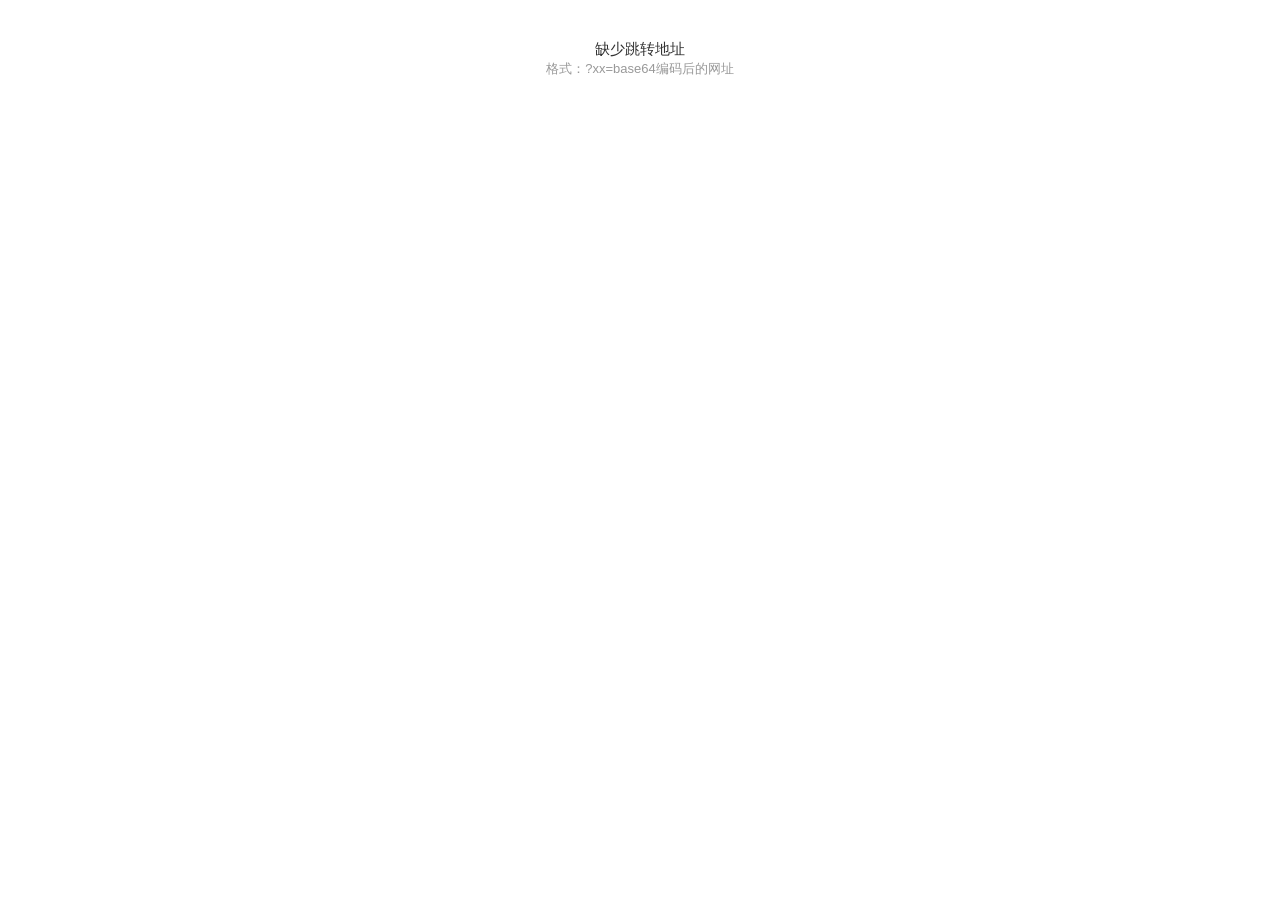
<file: deploy/door-page/index.html>
<!DOCTYPE html>
<html lang="zh-CN">
<head>
<meta charset="UTF-8">
<!-- _kfDoor v2.91.20 门牌页：会听内层 postMessage(kf=ready) → 改标题 + 收提示条。
     这个标记给批量更新脚本用，别删。 -->
<meta name="viewport" content="width=device-width,initial-scale=1,maximum-scale=1,user-scalable=no">
<!-- 门牌页（大厂免费托管版）。文件名必须是 index.html，这样链接就是 https://xxx.netlify.app/?xx=…
     referrer 必须是 origin 或完整：落地页（壳页）要靠 document.referrer 认门牌，no-referrer 会被拦。
     robots noindex：别让搜索引擎/爬虫收录这张门牌。 -->
<meta name="referrer" content="origin">
<meta name="robots" content="noindex">
<title>在线客服</title>
<style>
  *{margin:0;padding:0;box-sizing:border-box}
  html,body{width:100%;height:100%;overflow:hidden;background:#fff}
  #frame{position:fixed;inset:0;width:100%;height:100%;border:none;display:block}
  #bar{position:fixed;left:0;right:0;bottom:0;z-index:9;text-align:center;padding:8px 0 10px;
    background:linear-gradient(transparent,rgba(255,255,255,.92));pointer-events:none}
  #bar a{pointer-events:auto;color:#9aa3af;font:12px/1.6 -apple-system,BlinkMacSystemFont,"PingFang SC","Microsoft YaHei",sans-serif;text-decoration:underline}
  #bar.hide{display:none}
</style>
</head>
<body>
<!-- 全屏 iframe 装载落地页；地址栏全程停在门牌域名上，不做 302 跳转。 -->
<iframe id="frame" src="about:blank" scrolling="auto" referrerpolicy="origin"
        allow="geolocation *; microphone *; camera *; autoplay *; clipboard-write; fullscreen *"></iframe>
<div id="bar"><a id="go" href="#">加载太慢？点此直接打开</a></div>
<script>
function getParam(n){var m=location.search.match(new RegExp('[?&]'+n+'=([^&]*)'));return m?decodeURIComponent(m[1]):'';}
function b64decode(s){s=s.replace(/-/g,'+').replace(/_/g,'/');while(s.length%4)s+='=';var bin=atob(s),bytes=new Uint8Array(bin.length);for(var i=0;i<bin.length;i++)bytes[i]=bin.charCodeAt(i);return new TextDecoder().decode(bytes);}

/* v2.91.20 新增：听内层的报到（访客页/壳页挂载后会 postMessage）
   —— 原版门牌没有这段，导致标题永远停在「加载中…」、底部提示也一直挂着。
   ready：带上品牌名 → 立刻改标题、收起「加载太慢」提示条
   ping：只说明内层在跑 → 收起提示条（不改标题，等 ready） */
var _ready=false;
window.addEventListener('message',function(e){
  var d=e.data; if(!d||typeof d!=='object') return;
  if(d.kf==='ready'){
    _ready=true;
    if(d.brand){ try{document.title=String(d.brand);}catch(x){} }
    var b=document.getElementById('bar'); if(b) b.className='hide';
  } else if(d.kf==='ping'){
    var b2=document.getElementById('bar'); if(b2) b2.className='hide';
  }
});

(function(){
  var raw=getParam('xx')||getParam('u')||getParam('url')||getParam('target'),url='';
  try{url=raw?b64decode(raw):'';}catch(e){}
  if(!/^https?:\/\//i.test(url)&&/^https?:\/\//i.test(raw))url=raw;
  if(!url){document.body.innerHTML='<div style="padding:40px;text-align:center;color:#333;font:15px -apple-system,sans-serif">缺少跳转地址<br><span style="color:#999;font-size:13px">格式：?xx=base64编码后的网址</span></div>';return;}
  var bar=document.getElementById('bar'),go=document.getElementById('go');
  go.href=url;
  document.getElementById('frame').src=url;
  /* 兜底：内层一声不吭（老页面/直接打开）时，也别一直挂着提示条 */
  setTimeout(function(){ bar.className='hide'; },4000);
})();
</script>
</body>
</html>
</file>
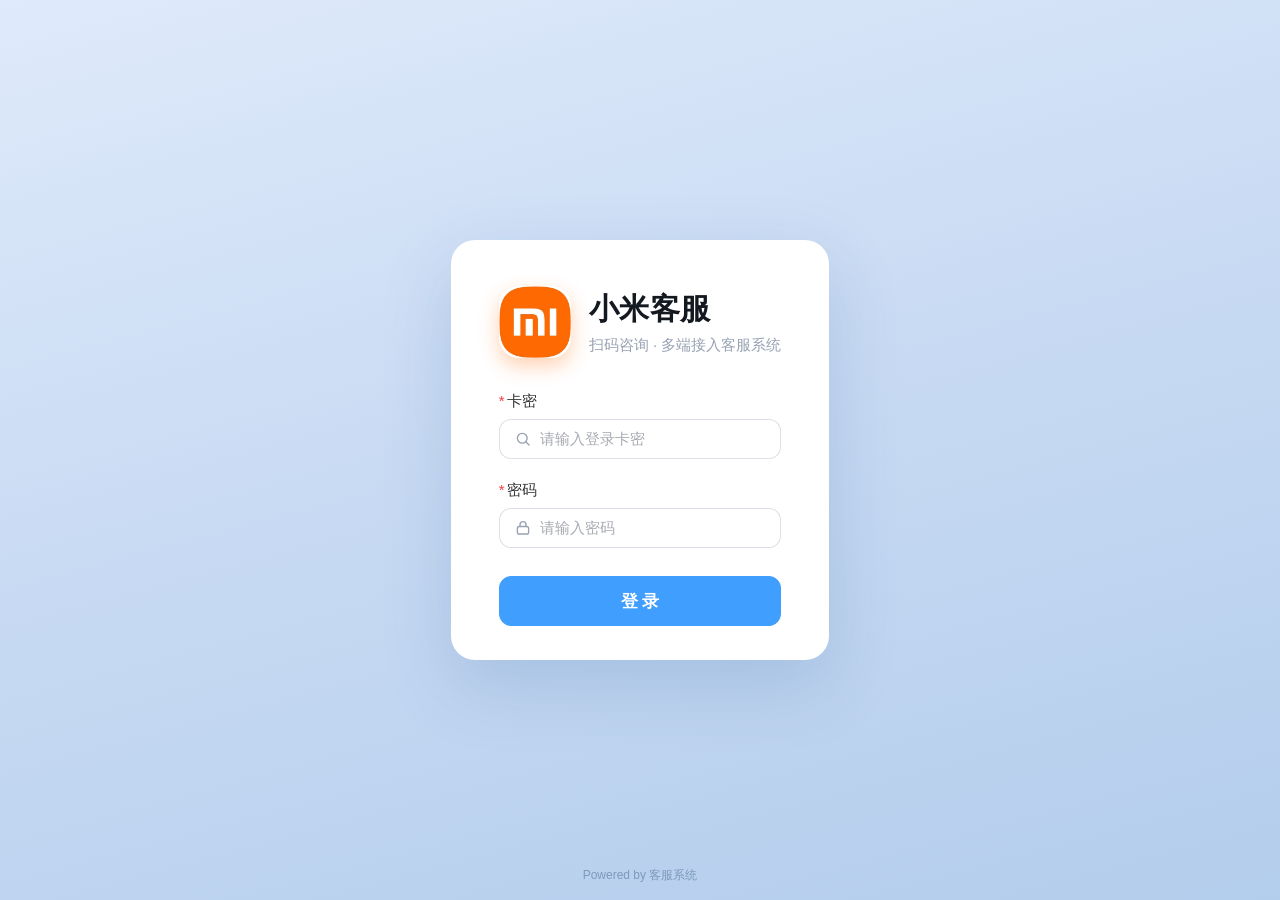
<file: public/login.html>
<!DOCTYPE html>
<html lang="zh-CN">
<head>
<meta charset="UTF-8">
<meta name="viewport" content="width=device-width, initial-scale=1.0, maximum-scale=1.0, user-scalable=no">
<title>登录 - 小米客服</title>
<link rel="icon" href="/assets/img/mi-logo.png">
<link rel="apple-touch-icon" href="/assets/img/mi-logo.png">
<link rel="stylesheet" href="/assets/vendor/element-plus.css">
<style>
* { margin: 0; padding: 0; box-sizing: border-box; }
body {
  min-height: 100vh;
  display: flex; align-items: center; justify-content: center;
  font-family: -apple-system, BlinkMacSystemFont, 'Segoe UI', 'PingFang SC', 'Hiragino Sans GB', 'Microsoft YaHei', sans-serif;
  background: linear-gradient(165deg, #dfeafb 0%, #c9dbf3 45%, #b3cdec 100%);
  padding: 24px;
}
.login-card {
  width: 100%; max-width: 470px;
  background: #fff; border-radius: 24px;
  padding: 46px 48px 34px;
  box-shadow: 0 24px 70px rgba(43, 90, 160, .18);
}
.brand-row { display: flex; align-items: center; gap: 18px; margin-bottom: 34px; }
.brand-icon {
  width: 72px; height: 72px; border-radius: 20px; flex-shrink: 0;
  display: flex; align-items: center; justify-content: center;
  box-shadow: 0 8px 20px rgba(255, 105, 0, .3);
  overflow: hidden;
}
.brand-icon svg { width: 42px; height: 42px; }
.brand-title { font-size: 30px; font-weight: 700; color: #14181f; letter-spacing: .5px; }
.brand-sub { font-size: 15px; color: #98a2b3; margin-top: 6px; }
.f-label { font-size: 15px; color: #333; margin: 0 0 8px; font-weight: 500; }
.f-label .req { color: #f53f3f; margin-right: 2px; }
.f-gap { margin-bottom: 22px; }
.kick-msg { margin: 0 0 18px; padding: 10px 14px; border-radius: 10px; background: #fff1f0; border: 1px solid #ffccc7; color: #cf1322; font-size: 13.5px; line-height: 1.65; }
.el-input__wrapper { padding: 5px 16px; border-radius: 12px; box-shadow: 0 0 0 1px #dcdfe6 inset; }
.el-input__wrapper.is-focus { box-shadow: 0 0 0 1.5px #2b6fff inset; }
.el-input__inner { height: 38px; font-size: 15px; }
.el-input__prefix .ic, .el-input__suffix .ic { display: inline-flex; align-items: center; color: #98a2b3; }
.el-input__prefix .ic svg, .el-input__suffix .ic svg { width: 18px; height: 18px; display: block; }
.login-btn { width: 100%; height: 50px; font-size: 17px; font-weight: 600; border-radius: 12px; margin-top: 6px; }
.footer { position: fixed; bottom: 16px; left: 0; right: 0; text-align: center; color: rgba(74, 105, 150, .55); font-size: 12px; }
@media (max-width: 480px) {
  .login-card { padding: 36px 26px 28px; border-radius: 20px; }
  .brand-title { font-size: 25px; }
  .brand-icon { width: 60px; height: 60px; border-radius: 17px; }
  .brand-icon svg { width: 34px; height: 34px; }
}
</style>
</head>
<body>
<div id="app">
  <div class="login-card">
    <div class="brand-row">
      <div class="brand-icon">
        <img src="/assets/img/mi-logo.png" alt="小米客服" style="width:100%;height:100%;display:block;border-radius:inherit;object-fit:cover;">
      </div>
      <div>
        <div class="brand-title">小米客服</div>
        <div class="brand-sub">扫码咨询 · 多端接入客服系统</div>
      </div>
    </div>
    <!-- v2.75 被迫退出登录时（到期/停用/被踢下线）在这里说明原因 -->
    <div v-if="kickMsg" class="kick-msg">{{ kickMsg }}</div>
    <div class="f-gap">
      <div class="f-label"><span class="req">*</span>卡密</div>
      <el-input v-model="account" size="large" placeholder="请输入登录卡密" clearable @keyup.enter="doLogin">
        <template #prefix><span class="ic"><svg viewBox="0 0 24 24" fill="none" stroke="currentColor" stroke-width="1.8" stroke-linecap="round"><circle cx="11" cy="11" r="6.5"/><path d="M20 20l-4.2-4.2"/></svg></span></template>
      </el-input>
    </div>
    <div class="f-gap">
      <div class="f-label"><span class="req">*</span>密码</div>
      <el-input v-model="password" size="large" type="password" placeholder="请输入密码" show-password @keyup.enter="doLogin">
        <template #prefix><span class="ic"><svg viewBox="0 0 24 24" fill="none" stroke="currentColor" stroke-width="1.8" stroke-linecap="round" stroke-linejoin="round"><rect x="4.5" y="10" width="15" height="10" rx="2.5"/><path d="M8 10V7.5a4 4 0 0 1 8 0V10"/></svg></span></template>
      </el-input>
    </div>
    <el-button class="login-btn" type="primary" size="large" :loading="loading" @click="doLogin">登 录</el-button>
  </div>
</div>
<div class="footer">Powered by 客服系统</div>
<script src="/assets/vendor/vue.global.js?v=2.0.1"></script>
<script src="/assets/vendor/element-plus.js?v=2.0.1"></script>
<script src="/assets/api.js?v=2.1.2"></script>
<script>
const { createApp, ref } = Vue;
createApp({
  setup() {
    const account = ref('');
    const password = ref('');
    const loading = ref(false);
    /* v2.75 被强制退出（到期/停用/被踢下线）→ 在这里把原因显示出来 */
    const kickMsg = ref('');
    try {
      const km = sessionStorage.getItem('kfxt_kick');
      if (km) { kickMsg.value = km; sessionStorage.removeItem('kfxt_kick'); }
    } catch (e) {}
    const doLogin = async () => {
      if (!account.value || !password.value) { ElementPlus.ElMessage.warning('请输入账号和密码'); return; }
      loading.value = true;
      try {
        const r = await API.login(account.value.trim(), password.value);
        /* v2.85 登录状态长期保存：刷新 / 关闭再打开都不用重新登录，
           只有 1 小时不操作或账号到期 / 停用 / 被踢才会退出。 */
        API.handoff(r.token);
        ElementPlus.ElMessage.success('登录成功');
        setTimeout(() => location.href = r.redirect || '/app.html', 400);
      } catch (e) {
        ElementPlus.ElMessage.error(e.message);
      } finally { loading.value = false; }
    };
    /* v2.75 已登录时直接进工作台 —— 但**先验证 token 真的有效**：
       以前只看 localStorage 里有没有 token 就跳，遇到「卡密到期/停用」会
       登录页→工作台→被踢回登录页→又跳走……死循环，用户连换账号登录都进不来。
       现在：有效才跳；无效就清掉并留在本页（顺便把原因显示出来）。 */
    (async () => {
      try {
        if (!API.token) return;      // api.js 启动时已经按规则恢复过（只有管理员会保留）
        const m = await API.me();
        if (m && (m.role === 'tenant' || m.role === 'agent' || m.role === 'admin')) location.replace('/app.html');
      } catch (e) {
        try { API.clearToken(); } catch (e2) {}
        if (e && e.message && e.message !== '登录已失效') kickMsg.value = e.message;
      }
    })();
    return { account, password, loading, doLogin, kickMsg };
  }
}).use(ElementPlus).mount('#app');
</script>
</body>
</html>
</file>
<file: assets/vendor/element-plus.css>
:root{--el-color-white:#fff;--el-color-black:#000;--el-color-primary-rgb:64, 158, 255;--el-color-success-rgb:103, 194, 58;--el-color-warning-rgb:230, 162, 60;--el-color-danger-rgb:245, 108, 108;--el-color-error-rgb:245, 108, 108;--el-color-info-rgb:144, 147, 153;--el-font-size-extra-large:20px;--el-font-size-large:18px;--el-font-size-medium:16px;--el-font-size-base:14px;--el-font-size-small:13px;--el-font-size-extra-small:12px;--el-font-family:"Helvetica Neue", Helvetica, "PingFang SC", "Hiragino Sans GB", "Microsoft YaHei", "微软雅黑", Arial, sans-serif;--el-font-weight-primary:500;--el-font-line-height-primary:24px;--el-index-normal:1;--el-index-top:1000;--el-index-popper:2000;--el-border-radius-base:4px;--el-border-radius-small:2px;--el-border-radius-round:20px;--el-border-radius-circle:100%;--el-transition-duration:.3s;--el-transition-duration-fast:.2s;--el-transition-function-ease-in-out-bezier:cubic-bezier(.645, .045, .355, 1);--el-transition-function-fast-bezier:cubic-bezier(.23, 1, .32, 1);--el-transition-all:all var(--el-transition-duration) var(--el-transition-function-ease-in-out-bezier);--el-transition-fade:opacity var(--el-transition-duration) var(--el-transition-function-fast-bezier);--el-transition-md-fade:transform var(--el-transition-duration) var(--el-transition-function-fast-bezier), opacity var(--el-transition-duration) var(--el-transition-function-fast-bezier);--el-transition-fade-linear:opacity var(--el-transition-duration-fast) linear;--el-transition-border:border-color var(--el-transition-duration-fast) var(--el-transition-function-ease-in-out-bezier);--el-transition-box-shadow:box-shadow var(--el-transition-duration-fast) var(--el-transition-function-ease-in-out-bezier);--el-transition-color:color var(--el-transition-duration-fast) var(--el-transition-function-ease-in-out-bezier);--el-component-size-large:40px;--el-component-size:32px;--el-component-size-small:24px;--lightningcss-light:initial;--lightningcss-dark: ;--lightningcss-light:initial;--lightningcss-dark: ;color-scheme:light;--el-color-primary:#409eff;--el-color-primary-light-3:#79bbff;--el-color-primary-light-5:#a0cfff;--el-color-primary-light-7:#c6e2ff;--el-color-primary-light-8:#d9ecff;--el-color-primary-light-9:#ecf5ff;--el-color-primary-dark-2:#337ecc;--el-color-success:#67c23a;--el-color-success-light-3:#95d475;--el-color-success-light-5:#b3e19d;--el-color-success-light-7:#d1edc4;--el-color-success-light-8:#e1f3d8;--el-color-success-light-9:#f0f9eb;--el-color-success-dark-2:#529b2e;--el-color-warning:#e6a23c;--el-color-warning-light-3:#eebe77;--el-color-warning-light-5:#f3d19e;--el-color-warning-light-7:#f8e3c5;--el-color-warning-light-8:#faecd8;--el-color-warning-light-9:#fdf6ec;--el-color-warning-dark-2:#b88230;--el-color-danger:#f56c6c;--el-color-danger-light-3:#f89898;--el-color-danger-light-5:#fab6b6;--el-color-danger-light-7:#fcd3d3;--el-color-danger-light-8:#fde2e2;--el-color-danger-light-9:#fef0f0;--el-color-danger-dark-2:#c45656;--el-color-error:#f56c6c;--el-color-error-light-3:#f89898;--el-color-error-light-5:#fab6b6;--el-color-error-light-7:#fcd3d3;--el-color-error-light-8:#fde2e2;--el-color-error-light-9:#fef0f0;--el-color-error-dark-2:#c45656;--el-color-info:#909399;--el-color-info-light-3:#b1b3b8;--el-color-info-light-5:#c8c9cc;--el-color-info-light-7:#dedfe0;--el-color-info-light-8:#e9e9eb;--el-color-info-light-9:#f4f4f5;--el-color-info-dark-2:#73767a;--el-bg-color:#fff;--el-bg-color-page:#f2f3f5;--el-bg-color-overlay:#fff;--el-text-color-primary:#303133;--el-text-color-regular:#606266;--el-text-color-secondary:#909399;--el-text-color-placeholder:#a8abb2;--el-text-color-disabled:#c0c4cc;--el-border-color:#dcdfe6;--el-border-color-light:#e4e7ed;--el-border-color-lighter:#ebeef5;--el-border-color-extra-light:#f2f6fc;--el-border-color-dark:#d4d7de;--el-border-color-darker:#cdd0d6;--el-fill-color:#f0f2f5;--el-fill-color-light:#f5f7fa;--el-fill-color-lighter:#fafafa;--el-fill-color-extra-light:#fafcff;--el-fill-color-dark:#ebedf0;--el-fill-color-darker:#e6e8eb;--el-fill-color-blank:#fff;--el-box-shadow:0px 12px 32px 4px #0000000a, 0px 8px 20px #00000014;--el-box-shadow-light:0px 0px 12px #0000001f;--el-box-shadow-lighter:0px 0px 6px #0000001f;--el-box-shadow-dark:0px 16px 48px 16px #00000014, 0px 12px 32px #0000001f, 0px 8px 16px -8px #00000029;--el-disabled-bg-color:var(--el-fill-color-light);--el-disabled-text-color:var(--el-text-color-placeholder);--el-disabled-border-color:var(--el-border-color-light);--el-overlay-color:#000c;--el-overlay-color-light:#000000b3;--el-overlay-color-lighter:#00000080;--el-mask-color:#ffffffe6;--el-mask-color-extra-light:#ffffff4d;--el-border-width:1px;--el-border-style:solid;--el-border-color-hover:var(--el-text-color-disabled);--el-border:var(--el-border-width) var(--el-border-style) var(--el-border-color);--el-svg-monochrome-grey:var(--el-border-color)}.fade-in-linear-enter-active,.fade-in-linear-leave-active{transition:var(--el-transition-fade-linear)}.fade-in-linear-enter-from,.fade-in-linear-leave-to{opacity:0}.el-fade-in-linear-enter-active,.el-fade-in-linear-leave-active{transition:var(--el-transition-fade-linear)}.el-fade-in-linear-enter-from,.el-fade-in-linear-leave-to{opacity:0}.el-fade-in-enter-active,.el-fade-in-leave-active{transition:all var(--el-transition-duration) cubic-bezier(.55, 0, .1, 1)}.el-fade-in-enter-from,.el-fade-in-leave-active{opacity:0}.el-zoom-in-center-enter-active,.el-zoom-in-center-leave-active{transition:all var(--el-transition-duration) cubic-bezier(.55, 0, .1, 1)}.el-zoom-in-center-enter-from,.el-zoom-in-center-leave-active{opacity:0;transform:scaleX(0)}.el-zoom-in-top-enter-active,.el-zoom-in-top-leave-active{opacity:1;transition:var(--el-transition-md-fade);transform-origin:top;transform:scaleY(1)}.el-zoom-in-top-enter-active[data-popper-placement^=top],.el-zoom-in-top-leave-active[data-popper-placement^=top]{transform-origin:bottom}.el-zoom-in-top-enter-from,.el-zoom-in-top-leave-active{opacity:0;transform:scaleY(0)}.el-zoom-in-bottom-enter-active,.el-zoom-in-bottom-leave-active{opacity:1;transition:var(--el-transition-md-fade);transform-origin:bottom;transform:scaleY(1)}.el-zoom-in-bottom-enter-from,.el-zoom-in-bottom-leave-active{opacity:0;transform:scaleY(0)}.el-zoom-in-left-enter-active,.el-zoom-in-left-leave-active{opacity:1;transition:var(--el-transition-md-fade);transform-origin:0 0;transform:scale(1)}.el-zoom-in-left-enter-from,.el-zoom-in-left-leave-active{opacity:0;transform:scale(.45)}.collapse-transition{transition:var(--el-transition-duration) height ease-in-out, var(--el-transition-duration) padding-top ease-in-out, var(--el-transition-duration) padding-bottom ease-in-out}.el-collapse-transition-leave-active,.el-collapse-transition-enter-active{transition:var(--el-transition-duration) max-height ease-in-out, var(--el-transition-duration) padding-top ease-in-out, var(--el-transition-duration) padding-bottom ease-in-out}.horizontal-collapse-transition{transition:var(--el-transition-duration) width ease-in-out, var(--el-transition-duration) padding-left ease-in-out, var(--el-transition-duration) padding-right ease-in-out}.el-list-enter-active,.el-list-leave-active{transition:all 1s}.el-list-enter-from,.el-list-leave-to{opacity:0;transform:translateY(-30px)}.el-list-leave-active{position:absolute!important}.el-opacity-transition{transition:opacity var(--el-transition-duration) cubic-bezier(.55, 0, .1, 1)}.el-icon--right{margin-left:5px}.el-icon--left{margin-right:5px}@keyframes rotating{0%{transform:rotate(0)}to{transform:rotate(360deg)}}.el-icon{--color:inherit;fill:currentColor;width:1em;height:1em;color:var(--color);line-height:1em;font-size:inherit;justify-content:center;align-items:center;display:inline-flex;position:relative}.el-icon.is-loading{animation:2s linear infinite rotating}.el-icon svg{width:1em;height:1em}.el-affix--fixed{position:fixed}.el-alert{--el-alert-padding:8px 16px;--el-alert-border-radius-base:var(--el-border-radius-base);--el-alert-title-font-size:14px;--el-alert-title-with-description-font-size:16px;--el-alert-description-font-size:14px;--el-alert-close-font-size:16px;--el-alert-close-customed-font-size:14px;--el-alert-icon-size:16px;--el-alert-icon-large-size:28px;width:100%;padding:var(--el-alert-padding);box-sizing:border-box;border-radius:var(--el-alert-border-radius-base);background-color:var(--el-color-white);opacity:1;transition:opacity var(--el-transition-duration-fast);align-items:center;margin:0;display:flex;position:relative;overflow:hidden}.el-alert.is-light .el-alert__close-btn{color:var(--el-text-color-placeholder)}.el-alert.is-dark .el-alert__close-btn,.el-alert.is-dark .el-alert__description{color:var(--el-color-white)}.el-alert.is-center{justify-content:center}.el-alert--primary{--el-alert-bg-color:var(--el-color-primary-light-9)}.el-alert--primary.is-light{background-color:var(--el-alert-bg-color);color:var(--el-color-primary)}.el-alert--primary.is-light .el-alert__description{color:var(--el-color-primary)}.el-alert--primary.is-dark{background-color:var(--el-color-primary);color:var(--el-color-white)}.el-alert--success{--el-alert-bg-color:var(--el-color-success-light-9)}.el-alert--success.is-light{background-color:var(--el-alert-bg-color);color:var(--el-color-success)}.el-alert--success.is-light .el-alert__description{color:var(--el-color-success)}.el-alert--success.is-dark{background-color:var(--el-color-success);color:var(--el-color-white)}.el-alert--info{--el-alert-bg-color:var(--el-color-info-light-9)}.el-alert--info.is-light{background-color:var(--el-alert-bg-color);color:var(--el-color-info)}.el-alert--info.is-light .el-alert__description{color:var(--el-color-info)}.el-alert--info.is-dark{background-color:var(--el-color-info);color:var(--el-color-white)}.el-alert--warning{--el-alert-bg-color:var(--el-color-warning-light-9)}.el-alert--warning.is-light{background-color:var(--el-alert-bg-color);color:var(--el-color-warning)}.el-alert--warning.is-light .el-alert__description{color:var(--el-color-warning)}.el-alert--warning.is-dark{background-color:var(--el-color-warning);color:var(--el-color-white)}.el-alert--error{--el-alert-bg-color:var(--el-color-error-light-9)}.el-alert--error.is-light{background-color:var(--el-alert-bg-color);color:var(--el-color-error)}.el-alert--error.is-light .el-alert__description{color:var(--el-color-error)}.el-alert--error.is-dark{background-color:var(--el-color-error);color:var(--el-color-white)}.el-alert__content{flex-direction:column;gap:4px;display:flex}.el-alert .el-alert__icon{font-size:var(--el-alert-icon-size);width:var(--el-alert-icon-size);margin-right:8px}.el-alert .el-alert__icon.is-big{font-size:var(--el-alert-icon-large-size);width:var(--el-alert-icon-large-size);margin-right:12px}.el-alert__title{font-size:var(--el-alert-title-font-size);line-height:24px}.el-alert__title.with-description{font-size:var(--el-alert-title-with-description-font-size)}.el-alert .el-alert__description{font-size:var(--el-alert-description-font-size);margin:0}.el-alert .el-alert__close-btn{font-size:var(--el-alert-close-font-size);opacity:1;cursor:pointer;position:absolute;top:12px;right:16px}.el-alert .el-alert__close-btn.is-customed{font-style:normal;font-size:var(--el-alert-close-customed-font-size);line-height:24px;top:8px}.el-alert-fade-enter-from,.el-alert-fade-leave-active{opacity:0}.el-aside{box-sizing:border-box;width:var(--el-aside-width,300px);flex-shrink:0;overflow:auto}.el-autocomplete{--el-input-text-color:var(--el-text-color-regular);--el-input-border:var(--el-border);--el-input-hover-border:var(--el-border-color-hover);--el-input-focus-border:var(--el-color-primary);--el-input-transparent-border:0 0 0 1px transparent inset;--el-input-border-color:var(--el-border-color);--el-input-border-radius:var(--el-border-radius-base);--el-input-bg-color:var(--el-fill-color-blank);--el-input-icon-color:var(--el-text-color-placeholder);--el-input-placeholder-color:var(--el-text-color-placeholder);--el-input-hover-border-color:var(--el-border-color-hover);--el-input-clear-hover-color:var(--el-text-color-secondary);--el-input-focus-border-color:var(--el-color-primary);--el-input-width:100%;width:var(--el-input-width);display:inline-block;position:relative}.el-autocomplete__popper.el-popper{background:var(--el-bg-color-overlay);border:1px solid var(--el-border-color-light);box-shadow:var(--el-box-shadow-light)}.el-autocomplete__popper.el-popper .el-popper__arrow:before{border:1px solid var(--el-border-color-light)}.el-autocomplete__popper.el-popper[data-popper-placement^=top] .el-popper__arrow:before{border-top-color:#0000;border-left-color:#0000}.el-autocomplete__popper.el-popper[data-popper-placement^=bottom] .el-popper__arrow:before{border-bottom-color:#0000;border-right-color:#0000}.el-autocomplete__popper.el-popper[data-popper-placement^=left] .el-popper__arrow:before{border-bottom-color:#0000;border-left-color:#0000}.el-autocomplete__popper.el-popper[data-popper-placement^=right] .el-popper__arrow:before{border-top-color:#0000;border-right-color:#0000}.el-autocomplete-suggestion{border-radius:var(--el-border-radius-base);box-sizing:border-box}.el-autocomplete-suggestion__header{border-bottom:1px solid var(--el-border-color-lighter);padding:10px}.el-autocomplete-suggestion__footer{border-top:1px solid var(--el-border-color-lighter);padding:10px}.el-autocomplete-suggestion__wrap{box-sizing:border-box;max-height:280px;padding:10px 0}.el-autocomplete-suggestion__list{margin:0;padding:0}.el-autocomplete-suggestion li{cursor:pointer;color:var(--el-text-color-regular);line-height:34px;font-size:var(--el-font-size-base);text-align:left;text-overflow:ellipsis;white-space:nowrap;margin:0;padding:0 20px;list-style:none;overflow:hidden}.el-autocomplete-suggestion li:hover,.el-autocomplete-suggestion li.highlighted{background-color:var(--el-fill-color-light)}.el-autocomplete-suggestion li.divider{border-top:1px solid var(--el-color-black);margin-top:6px}.el-autocomplete-suggestion li.divider:last-child{margin-bottom:-6px}.el-autocomplete-suggestion.is-loading li{cursor:default;height:100px;color:var(--el-text-color-secondary);justify-content:center;align-items:center;font-size:20px;display:flex}.el-autocomplete-suggestion.is-loading li:hover{background-color:var(--el-bg-color-overlay)}.el-avatar{--el-avatar-text-color:var(--el-color-white);--el-avatar-bg-color:var(--el-text-color-disabled);--el-avatar-text-size:14px;--el-avatar-icon-size:18px;--el-avatar-border-radius:var(--el-border-radius-base);--el-avatar-size-large:56px;--el-avatar-size:40px;--el-avatar-size-small:24px;box-sizing:border-box;text-align:center;color:var(--el-avatar-text-color);background:var(--el-avatar-bg-color);width:var(--el-avatar-size);height:var(--el-avatar-size);font-size:var(--el-avatar-text-size);outline:none;justify-content:center;align-items:center;display:inline-flex;overflow:hidden}.el-avatar>img{width:100%;height:100%;display:block}.el-avatar--circle{border-radius:50%}.el-avatar--square{border-radius:var(--el-avatar-border-radius)}.el-avatar--icon{font-size:var(--el-avatar-icon-size)}.el-avatar--small{--el-avatar-size:24px}.el-avatar--large{--el-avatar-size:56px}.el-avatar-group{--el-avatar-group-item-gap:-8px;--el-avatar-group-collapse-item-gap:4px;display:inline-flex}.el-avatar-group .el-avatar{border:1px solid var(--el-border-color-extra-light)}.el-avatar-group .el-avatar:not(:first-child){margin-left:var(--el-avatar-group-item-gap)}.el-avatar-group__collapse-avatars{--el-avatar-group-item-gap:-8px;--el-avatar-group-collapse-item-gap:4px}.el-avatar-group__collapse-avatars .el-avatar:not(:first-child){margin-left:var(--el-avatar-group-collapse-item-gap)}.el-backtop{--el-backtop-bg-color:var(--el-bg-color-overlay);--el-backtop-text-color:var(--el-color-primary);--el-backtop-hover-bg-color:var(--el-border-color-extra-light);background-color:var(--el-backtop-bg-color);width:40px;height:40px;color:var(--el-backtop-text-color);box-shadow:var(--el-box-shadow-lighter);cursor:pointer;z-index:5;border-radius:50%;justify-content:center;align-items:center;font-size:20px;display:flex;position:fixed}.el-backtop:hover{background-color:var(--el-backtop-hover-bg-color)}.el-backtop__icon{font-size:20px}.el-badge{--el-badge-bg-color:var(--el-color-danger);--el-badge-radius:10px;--el-badge-font-size:12px;--el-badge-padding:6px;--el-badge-size:18px;vertical-align:middle;width:-moz-fit-content;width:fit-content;display:inline-block;position:relative}.el-badge__content{background-color:var(--el-badge-bg-color);border-radius:var(--el-badge-radius);color:var(--el-color-white);font-size:var(--el-badge-font-size);height:var(--el-badge-size);padding:0 var(--el-badge-padding);white-space:nowrap;border:1px solid var(--el-bg-color);justify-content:center;align-items:center;display:inline-flex}.el-badge__content.is-fixed{top:0;right:calc(1px + var(--el-badge-size) / 2);z-index:var(--el-index-normal);position:absolute;transform:translateY(-50%)translate(100%)}.el-badge__content.is-fixed.is-dot{right:5px}.el-badge__content.is-dot{border-radius:50%;width:8px;height:8px;padding:0;right:0}.el-badge__content.is-hide-zero{display:none}.el-badge__content--primary{background-color:var(--el-color-primary)}.el-badge__content--success{background-color:var(--el-color-success)}.el-badge__content--warning{background-color:var(--el-color-warning)}.el-badge__content--info{background-color:var(--el-color-info)}.el-badge__content--danger{background-color:var(--el-color-danger)}.el-breadcrumb__separator{color:var(--el-text-color-placeholder);margin:0 9px;font-weight:700}.el-breadcrumb__separator.el-icon{margin:0 6px;font-weight:400}.el-breadcrumb__separator.el-icon svg{vertical-align:middle}.el-breadcrumb__item{float:left;align-items:center;display:inline-flex}.el-breadcrumb__inner{color:var(--el-text-color-regular)}.el-breadcrumb__inner.is-link,.el-breadcrumb__inner a{transition:var(--el-transition-color);color:var(--el-text-color-primary);font-weight:700;text-decoration:none}.el-breadcrumb__inner.is-link:hover,.el-breadcrumb__inner a:hover{color:var(--el-color-primary);cursor:pointer}.el-breadcrumb__item:last-child .el-breadcrumb__inner,.el-breadcrumb__item:last-child .el-breadcrumb__inner:hover,.el-breadcrumb__item:last-child .el-breadcrumb__inner a,.el-breadcrumb__item:last-child .el-breadcrumb__inner a:hover{color:var(--el-text-color-regular);cursor:text;font-weight:400}.el-breadcrumb__item:last-child .el-breadcrumb__separator{display:none}.el-breadcrumb{font-size:14px;line-height:1}.el-breadcrumb:before,.el-breadcrumb:after{content:"";display:table}.el-breadcrumb:after{clear:both}.el-button-group>.el-button+.el-button{margin-left:0}.el-button-group>.el-button:first-child:last-child{border-top-right-radius:var(--el-border-radius-base);border-bottom-right-radius:var(--el-border-radius-base);border-top-left-radius:var(--el-border-radius-base);border-bottom-left-radius:var(--el-border-radius-base)}.el-button-group>.el-button:first-child:last-child.is-round{border-radius:var(--el-border-radius-round)}.el-button-group>.el-button:first-child:last-child.is-circle{border-radius:50%}.el-button-group>.el-button:not(:first-child):not(:last-child){border-radius:0}.el-button-group>.el-button:hover,.el-button-group>.el-button:focus,.el-button-group>.el-button:active,.el-button-group>.el-button.is-active{z-index:1}.el-button-group--horizontal{vertical-align:middle;display:inline-block}.el-button-group--horizontal:before,.el-button-group--horizontal:after{content:"";display:table}.el-button-group--horizontal:after{clear:both}.el-button-group--horizontal>.el-button{float:left;position:relative}.el-button-group--horizontal>.el-button:first-child{border-top-right-radius:0;border-bottom-right-radius:0}.el-button-group--horizontal>.el-button:last-child{border-top-left-radius:0;border-bottom-left-radius:0}.el-button-group--horizontal>.el-button:not(:last-child){margin-right:-1px}.el-button-group--horizontal .el-button--primary:first-child{border-right-color:var(--el-button-divide-border-color)}.el-button-group--horizontal .el-button--primary:last-child{border-left-color:var(--el-button-divide-border-color)}.el-button-group--horizontal .el-button--primary:not(:first-child):not(:last-child){border-left-color:var(--el-button-divide-border-color);border-right-color:var(--el-button-divide-border-color)}.el-button-group--horizontal .el-button--success:first-child{border-right-color:var(--el-button-divide-border-color)}.el-button-group--horizontal .el-button--success:last-child{border-left-color:var(--el-button-divide-border-color)}.el-button-group--horizontal .el-button--success:not(:first-child):not(:last-child){border-left-color:var(--el-button-divide-border-color);border-right-color:var(--el-button-divide-border-color)}.el-button-group--horizontal .el-button--warning:first-child{border-right-color:var(--el-button-divide-border-color)}.el-button-group--horizontal .el-button--warning:last-child{border-left-color:var(--el-button-divide-border-color)}.el-button-group--horizontal .el-button--warning:not(:first-child):not(:last-child){border-left-color:var(--el-button-divide-border-color);border-right-color:var(--el-button-divide-border-color)}.el-button-group--horizontal .el-button--danger:first-child{border-right-color:var(--el-button-divide-border-color)}.el-button-group--horizontal .el-button--danger:last-child{border-left-color:var(--el-button-divide-border-color)}.el-button-group--horizontal .el-button--danger:not(:first-child):not(:last-child){border-left-color:var(--el-button-divide-border-color);border-right-color:var(--el-button-divide-border-color)}.el-button-group--horizontal .el-button--info:first-child{border-right-color:var(--el-button-divide-border-color)}.el-button-group--horizontal .el-button--info:last-child{border-left-color:var(--el-button-divide-border-color)}.el-button-group--horizontal .el-button--info:not(:first-child):not(:last-child){border-left-color:var(--el-button-divide-border-color);border-right-color:var(--el-button-divide-border-color)}.el-button-group--horizontal>.el-dropdown>.el-button{border-left-color:var(--el-button-divide-border-color);border-top-left-radius:0;border-bottom-left-radius:0}.el-button-group--vertical{flex-direction:column;align-items:stretch;display:inline-flex}.el-button-group--vertical>.el-button{margin-top:-1px}.el-button-group--vertical>.el-button:first-child{border-bottom-right-radius:0;border-bottom-left-radius:0}.el-button-group--vertical>.el-button:last-child{border-top-left-radius:0;border-top-right-radius:0}.el-button-group--vertical>.el-dropdown{margin-top:-1px}.el-button-group--vertical>.el-dropdown>.el-button{border-left-color:var(--el-button-divide-border-color);border-top-left-radius:0;border-top-right-radius:0}.el-button-group--vertical .el-button--primary:first-child{border-bottom-color:var(--el-button-divide-border-color)}.el-button-group--vertical .el-button--primary:last-child{border-top-color:var(--el-button-divide-border-color)}.el-button-group--vertical .el-button--primary:not(:first-child):not(:last-child){border-top-color:var(--el-button-divide-border-color);border-bottom-color:var(--el-button-divide-border-color)}.el-button-group--vertical .el-button--success:first-child{border-bottom-color:var(--el-button-divide-border-color)}.el-button-group--vertical .el-button--success:last-child{border-top-color:var(--el-button-divide-border-color)}.el-button-group--vertical .el-button--success:not(:first-child):not(:last-child){border-top-color:var(--el-button-divide-border-color);border-bottom-color:var(--el-button-divide-border-color)}.el-button-group--vertical .el-button--warning:first-child{border-bottom-color:var(--el-button-divide-border-color)}.el-button-group--vertical .el-button--warning:last-child{border-top-color:var(--el-button-divide-border-color)}.el-button-group--vertical .el-button--warning:not(:first-child):not(:last-child){border-top-color:var(--el-button-divide-border-color);border-bottom-color:var(--el-button-divide-border-color)}.el-button-group--vertical .el-button--danger:first-child{border-bottom-color:var(--el-button-divide-border-color)}.el-button-group--vertical .el-button--danger:last-child{border-top-color:var(--el-button-divide-border-color)}.el-button-group--vertical .el-button--danger:not(:first-child):not(:last-child){border-top-color:var(--el-button-divide-border-color);border-bottom-color:var(--el-button-divide-border-color)}.el-button-group--vertical .el-button--info:first-child{border-bottom-color:var(--el-button-divide-border-color)}.el-button-group--vertical .el-button--info:last-child{border-top-color:var(--el-button-divide-border-color)}.el-button-group--vertical .el-button--info:not(:first-child):not(:last-child){border-top-color:var(--el-button-divide-border-color);border-bottom-color:var(--el-button-divide-border-color)}.el-button{--el-button-font-weight:var(--el-font-weight-primary);--el-button-border-color:var(--el-border-color);--el-button-bg-color:var(--el-fill-color-blank);--el-button-text-color:var(--el-text-color-regular);--el-button-disabled-text-color:var(--el-disabled-text-color);--el-button-disabled-bg-color:var(--el-fill-color-blank);--el-button-disabled-border-color:var(--el-border-color-light);--el-button-divide-border-color:#ffffff80;--el-button-hover-text-color:var(--el-color-primary);--el-button-hover-bg-color:var(--el-color-primary-light-9);--el-button-hover-border-color:var(--el-color-primary-light-7);--el-button-active-text-color:var(--el-button-hover-text-color);--el-button-active-border-color:var(--el-color-primary);--el-button-active-bg-color:var(--el-button-hover-bg-color);--el-button-outline-color:var(--el-color-primary-light-5);--el-button-hover-link-text-color:var(--el-text-color-secondary);--el-button-active-color:var(--el-text-color-primary);white-space:nowrap;cursor:pointer;height:32px;color:var(--el-button-text-color);text-align:center;box-sizing:border-box;line-height:1;font-weight:var(--el-button-font-weight);-webkit-user-select:none;user-select:none;vertical-align:middle;-webkit-appearance:none;background-color:var(--el-button-bg-color);border:var(--el-border);border-color:var(--el-button-border-color);outline:none;justify-content:center;align-items:center;transition:all .1s;display:inline-flex}.el-button:hover{color:var(--el-button-hover-text-color);border-color:var(--el-button-hover-border-color);background-color:var(--el-button-hover-bg-color);outline:none}.el-button:active{color:var(--el-button-active-text-color);border-color:var(--el-button-active-border-color);background-color:var(--el-button-active-bg-color);outline:none}.el-button:focus-visible{outline:2px solid var(--el-button-outline-color);outline-offset:1px;transition:outline-offset,outline}.el-button>span{align-items:center;display:inline-flex}.el-button+.el-button{margin-left:12px}.el-button{font-size:var(--el-font-size-base);border-radius:var(--el-border-radius-base);padding:8px 15px}.el-button.is-round{padding:8px 15px}.el-button::-moz-focus-inner{border:0}.el-button [class*=el-icon]+span{margin-left:6px}.el-button [class*=el-icon] svg{vertical-align:bottom}.el-button.is-plain{--el-button-hover-text-color:var(--el-color-primary);--el-button-hover-bg-color:var(--el-fill-color-blank);--el-button-hover-border-color:var(--el-color-primary)}.el-button.is-active{color:var(--el-button-active-text-color);border-color:var(--el-button-active-border-color);background-color:var(--el-button-active-bg-color);outline:none}.el-button.is-disabled,.el-button.is-disabled:hover{color:var(--el-button-disabled-text-color);cursor:not-allowed;background-image:none;background-color:var(--el-button-disabled-bg-color);border-color:var(--el-button-disabled-border-color)}.el-button.is-loading{pointer-events:none;position:relative}.el-button.is-loading:before{z-index:1;pointer-events:none;content:"";border-radius:inherit;background-color:var(--el-mask-color-extra-light);position:absolute;top:-1px;bottom:-1px;left:-1px;right:-1px}.el-button.is-round{border-radius:var(--el-border-radius-round)}.el-button.is-dashed{--el-button-hover-text-color:var(--el-color-primary);--el-button-hover-bg-color:var(--el-fill-color-blank);--el-button-hover-border-color:var(--el-color-primary);border-style:dashed}.el-button.is-circle{border-radius:50%;width:32px;padding:8px}.el-button.is-text{color:var(--el-button-text-color);background-color:#0000;border:0 solid #0000}.el-button.is-text.is-disabled{color:var(--el-button-disabled-text-color);background-color:#0000!important}.el-button.is-text:not(.is-disabled):hover{background-color:var(--el-fill-color-light)}.el-button.is-text:not(.is-disabled):focus-visible{outline:2px solid var(--el-button-outline-color);outline-offset:1px;transition:outline-offset,outline}.el-button.is-text:not(.is-disabled):active{background-color:var(--el-fill-color)}.el-button.is-text:not(.is-disabled).is-has-bg{background-color:var(--el-fill-color-light)}.el-button.is-text:not(.is-disabled).is-has-bg:hover{background-color:var(--el-fill-color)}.el-button.is-text:not(.is-disabled).is-has-bg:active{background-color:var(--el-fill-color-dark)}.el-button__text--expand{letter-spacing:.3em;margin-right:-.3em}.el-button.is-link{color:var(--el-button-text-color);background:0 0;border-color:#0000;height:auto;padding:2px}.el-button.is-link:hover{color:var(--el-button-hover-link-text-color)}.el-button.is-link.is-disabled{color:var(--el-button-disabled-text-color);background-color:#0000!important;border-color:#0000!important}.el-button.is-link:not(.is-disabled):hover{background-color:#0000;border-color:#0000}.el-button.is-link:not(.is-disabled):active{color:var(--el-button-active-color);background-color:#0000;border-color:#0000}.el-button--text{color:var(--el-color-primary);background:0 0;border-color:#0000;padding-left:0;padding-right:0}.el-button--text.is-disabled{color:var(--el-button-disabled-text-color);background-color:#0000!important;border-color:#0000!important}.el-button--text:not(.is-disabled):hover{color:var(--el-color-primary-light-3);background-color:#0000;border-color:#0000}.el-button--text:not(.is-disabled):active{color:var(--el-color-primary-dark-2);background-color:#0000;border-color:#0000}.el-button__link--expand{letter-spacing:.3em;margin-right:-.3em}.el-button--primary{--el-button-text-color:var(--el-color-white);--el-button-bg-color:var(--el-color-primary);--el-button-border-color:var(--el-color-primary);--el-button-outline-color:var(--el-color-primary-light-5);--el-button-active-color:var(--el-color-primary-dark-2);--el-button-hover-text-color:var(--el-color-white);--el-button-hover-link-text-color:var(--el-color-primary-light-5);--el-button-hover-bg-color:var(--el-color-primary-light-3);--el-button-hover-border-color:var(--el-color-primary-light-3);--el-button-active-bg-color:var(--el-color-primary-dark-2);--el-button-active-border-color:var(--el-color-primary-dark-2);--el-button-disabled-text-color:var(--el-color-white);--el-button-disabled-bg-color:var(--el-color-primary-light-5);--el-button-disabled-border-color:var(--el-color-primary-light-5)}.el-button--primary.is-plain,.el-button--primary.is-text,.el-button--primary.is-link{--el-button-text-color:var(--el-color-primary);--el-button-bg-color:var(--el-color-primary-light-9);--el-button-border-color:var(--el-color-primary-light-5);--el-button-hover-text-color:var(--el-color-white);--el-button-hover-bg-color:var(--el-color-primary);--el-button-hover-border-color:var(--el-color-primary);--el-button-active-text-color:var(--el-color-white)}.el-button--primary.is-plain.is-disabled,.el-button--primary.is-plain.is-disabled:hover,.el-button--primary.is-plain.is-disabled:focus,.el-button--primary.is-plain.is-disabled:active,.el-button--primary.is-text.is-disabled,.el-button--primary.is-text.is-disabled:hover,.el-button--primary.is-text.is-disabled:focus,.el-button--primary.is-text.is-disabled:active,.el-button--primary.is-link.is-disabled,.el-button--primary.is-link.is-disabled:hover,.el-button--primary.is-link.is-disabled:focus,.el-button--primary.is-link.is-disabled:active{color:var(--el-color-primary-light-5);background-color:var(--el-color-primary-light-9);border-color:var(--el-color-primary-light-8)}.el-button--primary.is-dashed{--el-button-text-color:var(--el-color-primary);--el-button-bg-color:var(--el-color-primary-light-9);--el-button-border-color:var(--el-color-primary-light-5);--el-button-hover-text-color:var(--el-color-primary);--el-button-hover-bg-color:var(--el-color-primary-light-9);--el-button-hover-border-color:var(--el-color-primary-light-3);--el-button-active-text-color:var(--el-color-primary-dark-2);--el-button-active-bg-color:var(--el-color-primary-light-9);--el-button-active-border-color:var(--el-color-primary-dark-2)}.el-button--primary.is-dashed.is-disabled,.el-button--primary.is-dashed.is-disabled:hover,.el-button--primary.is-dashed.is-disabled:focus,.el-button--primary.is-dashed.is-disabled:active{color:var(--el-color-primary-light-5);background-color:var(--el-color-primary-light-9);border-color:var(--el-color-primary-light-8)}.el-button--success{--el-button-text-color:var(--el-color-white);--el-button-bg-color:var(--el-color-success);--el-button-border-color:var(--el-color-success);--el-button-outline-color:var(--el-color-success-light-5);--el-button-active-color:var(--el-color-success-dark-2);--el-button-hover-text-color:var(--el-color-white);--el-button-hover-link-text-color:var(--el-color-success-light-5);--el-button-hover-bg-color:var(--el-color-success-light-3);--el-button-hover-border-color:var(--el-color-success-light-3);--el-button-active-bg-color:var(--el-color-success-dark-2);--el-button-active-border-color:var(--el-color-success-dark-2);--el-button-disabled-text-color:var(--el-color-white);--el-button-disabled-bg-color:var(--el-color-success-light-5);--el-button-disabled-border-color:var(--el-color-success-light-5)}.el-button--success.is-plain,.el-button--success.is-text,.el-button--success.is-link{--el-button-text-color:var(--el-color-success);--el-button-bg-color:var(--el-color-success-light-9);--el-button-border-color:var(--el-color-success-light-5);--el-button-hover-text-color:var(--el-color-white);--el-button-hover-bg-color:var(--el-color-success);--el-button-hover-border-color:var(--el-color-success);--el-button-active-text-color:var(--el-color-white)}.el-button--success.is-plain.is-disabled,.el-button--success.is-plain.is-disabled:hover,.el-button--success.is-plain.is-disabled:focus,.el-button--success.is-plain.is-disabled:active,.el-button--success.is-text.is-disabled,.el-button--success.is-text.is-disabled:hover,.el-button--success.is-text.is-disabled:focus,.el-button--success.is-text.is-disabled:active,.el-button--success.is-link.is-disabled,.el-button--success.is-link.is-disabled:hover,.el-button--success.is-link.is-disabled:focus,.el-button--success.is-link.is-disabled:active{color:var(--el-color-success-light-5);background-color:var(--el-color-success-light-9);border-color:var(--el-color-success-light-8)}.el-button--success.is-dashed{--el-button-text-color:var(--el-color-success);--el-button-bg-color:var(--el-color-success-light-9);--el-button-border-color:var(--el-color-success-light-5);--el-button-hover-text-color:var(--el-color-success);--el-button-hover-bg-color:var(--el-color-success-light-9);--el-button-hover-border-color:var(--el-color-success-light-3);--el-button-active-text-color:var(--el-color-success-dark-2);--el-button-active-bg-color:var(--el-color-success-light-9);--el-button-active-border-color:var(--el-color-success-dark-2)}.el-button--success.is-dashed.is-disabled,.el-button--success.is-dashed.is-disabled:hover,.el-button--success.is-dashed.is-disabled:focus,.el-button--success.is-dashed.is-disabled:active{color:var(--el-color-success-light-5);background-color:var(--el-color-success-light-9);border-color:var(--el-color-success-light-8)}.el-button--warning{--el-button-text-color:var(--el-color-white);--el-button-bg-color:var(--el-color-warning);--el-button-border-color:var(--el-color-warning);--el-button-outline-color:var(--el-color-warning-light-5);--el-button-active-color:var(--el-color-warning-dark-2);--el-button-hover-text-color:var(--el-color-white);--el-button-hover-link-text-color:var(--el-color-warning-light-5);--el-button-hover-bg-color:var(--el-color-warning-light-3);--el-button-hover-border-color:var(--el-color-warning-light-3);--el-button-active-bg-color:var(--el-color-warning-dark-2);--el-button-active-border-color:var(--el-color-warning-dark-2);--el-button-disabled-text-color:var(--el-color-white);--el-button-disabled-bg-color:var(--el-color-warning-light-5);--el-button-disabled-border-color:var(--el-color-warning-light-5)}.el-button--warning.is-plain,.el-button--warning.is-text,.el-button--warning.is-link{--el-button-text-color:var(--el-color-warning);--el-button-bg-color:var(--el-color-warning-light-9);--el-button-border-color:var(--el-color-warning-light-5);--el-button-hover-text-color:var(--el-color-white);--el-button-hover-bg-color:var(--el-color-warning);--el-button-hover-border-color:var(--el-color-warning);--el-button-active-text-color:var(--el-color-white)}.el-button--warning.is-plain.is-disabled,.el-button--warning.is-plain.is-disabled:hover,.el-button--warning.is-plain.is-disabled:focus,.el-button--warning.is-plain.is-disabled:active,.el-button--warning.is-text.is-disabled,.el-button--warning.is-text.is-disabled:hover,.el-button--warning.is-text.is-disabled:focus,.el-button--warning.is-text.is-disabled:active,.el-button--warning.is-link.is-disabled,.el-button--warning.is-link.is-disabled:hover,.el-button--warning.is-link.is-disabled:focus,.el-button--warning.is-link.is-disabled:active{color:var(--el-color-warning-light-5);background-color:var(--el-color-warning-light-9);border-color:var(--el-color-warning-light-8)}.el-button--warning.is-dashed{--el-button-text-color:var(--el-color-warning);--el-button-bg-color:var(--el-color-warning-light-9);--el-button-border-color:var(--el-color-warning-light-5);--el-button-hover-text-color:var(--el-color-warning);--el-button-hover-bg-color:var(--el-color-warning-light-9);--el-button-hover-border-color:var(--el-color-warning-light-3);--el-button-active-text-color:var(--el-color-warning-dark-2);--el-button-active-bg-color:var(--el-color-warning-light-9);--el-button-active-border-color:var(--el-color-warning-dark-2)}.el-button--warning.is-dashed.is-disabled,.el-button--warning.is-dashed.is-disabled:hover,.el-button--warning.is-dashed.is-disabled:focus,.el-button--warning.is-dashed.is-disabled:active{color:var(--el-color-warning-light-5);background-color:var(--el-color-warning-light-9);border-color:var(--el-color-warning-light-8)}.el-button--danger{--el-button-text-color:var(--el-color-white);--el-button-bg-color:var(--el-color-danger);--el-button-border-color:var(--el-color-danger);--el-button-outline-color:var(--el-color-danger-light-5);--el-button-active-color:var(--el-color-danger-dark-2);--el-button-hover-text-color:var(--el-color-white);--el-button-hover-link-text-color:var(--el-color-danger-light-5);--el-button-hover-bg-color:var(--el-color-danger-light-3);--el-button-hover-border-color:var(--el-color-danger-light-3);--el-button-active-bg-color:var(--el-color-danger-dark-2);--el-button-active-border-color:var(--el-color-danger-dark-2);--el-button-disabled-text-color:var(--el-color-white);--el-button-disabled-bg-color:var(--el-color-danger-light-5);--el-button-disabled-border-color:var(--el-color-danger-light-5)}.el-button--danger.is-plain,.el-button--danger.is-text,.el-button--danger.is-link{--el-button-text-color:var(--el-color-danger);--el-button-bg-color:var(--el-color-danger-light-9);--el-button-border-color:var(--el-color-danger-light-5);--el-button-hover-text-color:var(--el-color-white);--el-button-hover-bg-color:var(--el-color-danger);--el-button-hover-border-color:var(--el-color-danger);--el-button-active-text-color:var(--el-color-white)}.el-button--danger.is-plain.is-disabled,.el-button--danger.is-plain.is-disabled:hover,.el-button--danger.is-plain.is-disabled:focus,.el-button--danger.is-plain.is-disabled:active,.el-button--danger.is-text.is-disabled,.el-button--danger.is-text.is-disabled:hover,.el-button--danger.is-text.is-disabled:focus,.el-button--danger.is-text.is-disabled:active,.el-button--danger.is-link.is-disabled,.el-button--danger.is-link.is-disabled:hover,.el-button--danger.is-link.is-disabled:focus,.el-button--danger.is-link.is-disabled:active{color:var(--el-color-danger-light-5);background-color:var(--el-color-danger-light-9);border-color:var(--el-color-danger-light-8)}.el-button--danger.is-dashed{--el-button-text-color:var(--el-color-danger);--el-button-bg-color:var(--el-color-danger-light-9);--el-button-border-color:var(--el-color-danger-light-5);--el-button-hover-text-color:var(--el-color-danger);--el-button-hover-bg-color:var(--el-color-danger-light-9);--el-button-hover-border-color:var(--el-color-danger-light-3);--el-button-active-text-color:var(--el-color-danger-dark-2);--el-button-active-bg-color:var(--el-color-danger-light-9);--el-button-active-border-color:var(--el-color-danger-dark-2)}.el-button--danger.is-dashed.is-disabled,.el-button--danger.is-dashed.is-disabled:hover,.el-button--danger.is-dashed.is-disabled:focus,.el-button--danger.is-dashed.is-disabled:active{color:var(--el-color-danger-light-5);background-color:var(--el-color-danger-light-9);border-color:var(--el-color-danger-light-8)}.el-button--info{--el-button-text-color:var(--el-color-white);--el-button-bg-color:var(--el-color-info);--el-button-border-color:var(--el-color-info);--el-button-outline-color:var(--el-color-info-light-5);--el-button-active-color:var(--el-color-info-dark-2);--el-button-hover-text-color:var(--el-color-white);--el-button-hover-link-text-color:var(--el-color-info-light-5);--el-button-hover-bg-color:var(--el-color-info-light-3);--el-button-hover-border-color:var(--el-color-info-light-3);--el-button-active-bg-color:var(--el-color-info-dark-2);--el-button-active-border-color:var(--el-color-info-dark-2);--el-button-disabled-text-color:var(--el-color-white);--el-button-disabled-bg-color:var(--el-color-info-light-5);--el-button-disabled-border-color:var(--el-color-info-light-5)}.el-button--info.is-plain,.el-button--info.is-text,.el-button--info.is-link{--el-button-text-color:var(--el-color-info);--el-button-bg-color:var(--el-color-info-light-9);--el-button-border-color:var(--el-color-info-light-5);--el-button-hover-text-color:var(--el-color-white);--el-button-hover-bg-color:var(--el-color-info);--el-button-hover-border-color:var(--el-color-info);--el-button-active-text-color:var(--el-color-white)}.el-button--info.is-plain.is-disabled,.el-button--info.is-plain.is-disabled:hover,.el-button--info.is-plain.is-disabled:focus,.el-button--info.is-plain.is-disabled:active,.el-button--info.is-text.is-disabled,.el-button--info.is-text.is-disabled:hover,.el-button--info.is-text.is-disabled:focus,.el-button--info.is-text.is-disabled:active,.el-button--info.is-link.is-disabled,.el-button--info.is-link.is-disabled:hover,.el-button--info.is-link.is-disabled:focus,.el-button--info.is-link.is-disabled:active{color:var(--el-color-info-light-5);background-color:var(--el-color-info-light-9);border-color:var(--el-color-info-light-8)}.el-button--info.is-dashed{--el-button-text-color:var(--el-color-info);--el-button-bg-color:var(--el-color-info-light-9);--el-button-border-color:var(--el-color-info-light-5);--el-button-hover-text-color:var(--el-color-info);--el-button-hover-bg-color:var(--el-color-info-light-9);--el-button-hover-border-color:var(--el-color-info-light-3);--el-button-active-text-color:var(--el-color-info-dark-2);--el-button-active-bg-color:var(--el-color-info-light-9);--el-button-active-border-color:var(--el-color-info-dark-2)}.el-button--info.is-dashed.is-disabled,.el-button--info.is-dashed.is-disabled:hover,.el-button--info.is-dashed.is-disabled:focus,.el-button--info.is-dashed.is-disabled:active{color:var(--el-color-info-light-5);background-color:var(--el-color-info-light-9);border-color:var(--el-color-info-light-8)}.el-button--large{--el-button-size:40px;height:var(--el-button-size)}.el-button--large [class*=el-icon]+span{margin-left:8px}.el-button--large{font-size:var(--el-font-size-base);border-radius:var(--el-border-radius-base);padding:12px 19px}.el-button--large.is-round{padding:12px 19px}.el-button--large.is-circle{width:var(--el-button-size);padding:12px}.el-button--small{--el-button-size:24px;height:var(--el-button-size)}.el-button--small [class*=el-icon]+span{margin-left:4px}.el-button--small{border-radius:calc(var(--el-border-radius-base) - 1px);padding:5px 11px;font-size:12px}.el-button--small.is-round{padding:5px 11px}.el-button--small.is-circle{width:var(--el-button-size);padding:5px}.el-calendar{--el-calendar-border:var(--el-table-border,1px solid var(--el-border-color-lighter));--el-calendar-header-border-bottom:var(--el-calendar-border);--el-calendar-selected-bg-color:var(--el-color-primary-light-9);--el-calendar-cell-width:85px;background-color:var(--el-fill-color-blank)}.el-calendar__header{border-bottom:var(--el-calendar-header-border-bottom);justify-content:space-between;padding:12px 20px;display:flex}.el-calendar__title{color:var(--el-text-color);align-self:center}.el-calendar__body{padding:12px 20px 35px}.el-calendar__select-controller .el-select{margin-right:8px}.el-calendar__select-controller .el-calendar-select__year{width:120px}.el-calendar__select-controller .el-calendar-select__month{width:60px}.el-calendar-table{table-layout:fixed;width:100%}.el-calendar-table thead th{color:var(--el-text-color-regular);padding:12px 0;font-weight:400}.el-calendar-table:not(.is-range) td.prev,.el-calendar-table:not(.is-range) td.next{color:var(--el-text-color-placeholder)}.el-calendar-table td{border-bottom:var(--el-calendar-border);border-right:var(--el-calendar-border);vertical-align:top;transition:background-color var(--el-transition-duration-fast) ease}.el-calendar-table td.is-selected{background-color:var(--el-calendar-selected-bg-color)}.el-calendar-table td.is-today{color:var(--el-color-primary)}.el-calendar-table tr:first-child td{border-top:var(--el-calendar-border)}.el-calendar-table tr td:first-child{border-left:var(--el-calendar-border)}.el-calendar-table tr.el-calendar-table__row--hide-border td{border-top:none}.el-calendar-table .el-calendar-day{box-sizing:border-box;height:var(--el-calendar-cell-width);padding:8px}.el-calendar-table .el-calendar-day:hover{cursor:pointer;background-color:var(--el-calendar-selected-bg-color)}.el-card{--el-card-border-color:var(--el-border-color-light);--el-card-border-radius:4px;--el-card-padding:20px;--el-card-bg-color:var(--el-fill-color-blank);border-radius:var(--el-card-border-radius);border:1px solid var(--el-card-border-color);background-color:var(--el-card-bg-color);color:var(--el-text-color-primary);transition:var(--el-transition-duration);flex-direction:column;display:flex;overflow:hidden}.el-card.is-always-shadow,.el-card.is-hover-shadow:hover,.el-card.is-hover-shadow:focus{box-shadow:var(--el-box-shadow-light)}.el-card__header{padding:calc(var(--el-card-padding) - 2px) var(--el-card-padding);border-bottom:1px solid var(--el-card-border-color);box-sizing:border-box}.el-card__body{padding:var(--el-card-padding);flex-grow:1;overflow:auto}.el-card__footer{padding:calc(var(--el-card-padding) - 2px) var(--el-card-padding);border-top:1px solid var(--el-card-border-color);box-sizing:border-box}.el-carousel__item{width:100%;height:100%;z-index:calc(var(--el-index-normal) - 1);display:inline-block;position:absolute;top:0;left:0;overflow:hidden}.el-carousel__item.is-active{z-index:calc(var(--el-index-normal) - 1)}.el-carousel__item.is-animating{transition:transform .4s ease-in-out}.el-carousel__item--card{width:50%;transition:transform .4s ease-in-out}.el-carousel__item--card.is-in-stage{cursor:pointer;z-index:var(--el-index-normal)}.el-carousel__item--card.is-in-stage:hover .el-carousel__mask,.el-carousel__item--card.is-in-stage.is-hover .el-carousel__mask{opacity:.12}.el-carousel__item--card.is-active{z-index:calc(var(--el-index-normal) + 1)}.el-carousel__item--card-vertical{width:100%;height:50%}.el-carousel__mask{background-color:var(--el-color-white);opacity:.24;width:100%;height:100%;transition:var(--el-transition-duration-fast);position:absolute;top:0;left:0}.el-carousel{--el-carousel-arrow-font-size:12px;--el-carousel-arrow-size:36px;--el-carousel-arrow-background:#1f2d3d1c;--el-carousel-arrow-hover-background:#1f2d3d3b;--el-carousel-indicator-width:30px;--el-carousel-indicator-height:2px;--el-carousel-indicator-padding-horizontal:4px;--el-carousel-indicator-padding-vertical:12px;--el-carousel-indicator-out-color:var(--el-border-color-hover);position:relative}.el-carousel--horizontal,.el-carousel--vertical{overflow:hidden}.el-carousel.is-vertical-outside{flex-direction:row;align-items:center;display:flex}.el-carousel.is-vertical-outside .el-carousel__container{flex:1}.el-carousel__container{height:300px;position:relative}.el-carousel__arrow{height:var(--el-carousel-arrow-size);width:var(--el-carousel-arrow-size);cursor:pointer;transition:var(--el-transition-duration);background-color:var(--el-carousel-arrow-background);color:#fff;z-index:10;text-align:center;font-size:var(--el-carousel-arrow-font-size);border:none;border-radius:50%;outline:none;justify-content:center;align-items:center;margin:0;padding:0;display:inline-flex;position:absolute;top:50%;transform:translateY(-50%)}.el-carousel__arrow--left{left:16px}.el-carousel__arrow--right{right:16px}.el-carousel__arrow:hover{background-color:var(--el-carousel-arrow-hover-background)}.el-carousel__arrow i{cursor:pointer}.el-carousel__indicators{z-index:calc(var(--el-index-normal) + 1);margin:0;padding:0;list-style:none;position:absolute}.el-carousel__indicators--horizontal{bottom:0;left:50%;transform:translate(-50%)}.el-carousel__indicators--vertical{top:50%;right:0;transform:translateY(-50%)}.el-carousel__indicators--outside{text-align:center;position:static;transform:none}.el-carousel__indicators--outside .el-carousel__indicator:hover button{opacity:.64}.el-carousel__indicators--outside button{background-color:var(--el-carousel-indicator-out-color);opacity:.24}.el-carousel__indicators--right{right:0}.el-carousel__indicators--labels .el-carousel__button{color:#000;padding:2px 18px;font-size:12px}.el-carousel__indicators--labels .el-carousel__indicator{padding:6px 4px}.el-carousel__indicator{cursor:pointer;background-color:#0000}.el-carousel__indicator:hover button{opacity:.72}.el-carousel__indicator--horizontal{padding:var(--el-carousel-indicator-padding-vertical) var(--el-carousel-indicator-padding-horizontal);display:inline-block}.el-carousel__indicator--vertical{padding:var(--el-carousel-indicator-padding-horizontal) var(--el-carousel-indicator-padding-vertical)}.el-carousel__indicator--vertical .el-carousel__button{width:var(--el-carousel-indicator-height);height:calc(var(--el-carousel-indicator-width) / 2)}.el-carousel__indicator.is-active button{opacity:1}.el-carousel__button{opacity:.48;width:var(--el-carousel-indicator-width);height:var(--el-carousel-indicator-height);cursor:pointer;transition:var(--el-transition-duration);background-color:#fff;border:none;outline:none;margin:0;padding:0;display:block}.el-carousel__indicators--labels .el-carousel__button{width:auto;height:auto}.carousel-arrow-left-enter-from,.carousel-arrow-left-leave-active{opacity:0;transform:translateY(-50%)translate(-10px)}.carousel-arrow-right-enter-from,.carousel-arrow-right-leave-active{opacity:0;transform:translateY(-50%)translate(10px)}.el-transitioning{filter:url(#elCarouselHorizontal)}.el-transitioning-vertical{filter:url(#elCarouselVertical)}.el-cascader-panel{--el-cascader-menu-text-color:var(--el-text-color-regular);--el-cascader-menu-selected-text-color:var(--el-color-primary);--el-cascader-menu-fill:var(--el-bg-color-overlay);--el-cascader-menu-font-size:var(--el-font-size-base);--el-cascader-menu-radius:var(--el-border-radius-base);--el-cascader-menu-border:solid 1px var(--el-border-color-light);--el-cascader-menu-shadow:var(--el-box-shadow-light);--el-cascader-node-background-hover:var(--el-fill-color-light);--el-cascader-node-color-disabled:var(--el-text-color-placeholder);--el-cascader-color-empty:var(--el-text-color-placeholder);--el-cascader-tag-background:var(--el-fill-color);border-radius:var(--el-cascader-menu-radius);width:-moz-fit-content;width:fit-content;font-size:var(--el-cascader-menu-font-size);display:flex}.el-cascader-panel.is-bordered{border:var(--el-cascader-menu-border);border-radius:var(--el-cascader-menu-radius)}.el-cascader-menu{box-sizing:border-box;min-width:180px;color:var(--el-cascader-menu-text-color);border-right:var(--el-cascader-menu-border)}.el-cascader-menu:last-child{border-right:none}.el-cascader-menu:last-child .el-cascader-node{padding-right:20px}.el-cascader-menu__wrap.el-scrollbar__wrap{height:204px}.el-cascader-menu__list{box-sizing:border-box;min-height:100%;margin:0;padding:6px 0;list-style:none;position:relative}.el-cascader-menu__list.el-vl__window{margin:6px 0;padding:0}.el-cascader-menu__list.el-vl__window ul{margin:0;padding:0}.el-cascader-menu__hover-zone{pointer-events:none;width:100%;height:100%;position:absolute;top:0;left:0}.el-cascader-menu__empty-text{color:var(--el-cascader-color-empty);align-items:center;display:flex;position:absolute;top:50%;left:50%;transform:translate(-50%,-50%)}.el-cascader-menu__empty-text .is-loading{margin-right:2px}.el-cascader-node{box-sizing:border-box;outline:none;align-items:center;height:34px;padding:0 30px 0 20px;line-height:34px;display:flex;position:relative}.el-cascader-node.is-selectable.in-active-path{color:var(--el-cascader-menu-text-color)}.el-cascader-node.in-active-path,.el-cascader-node.is-selectable.in-checked-path,.el-cascader-node.is-active{color:var(--el-cascader-menu-selected-text-color);font-weight:700}.el-cascader-node:not(.is-disabled){cursor:pointer}.el-cascader-node:not(.is-disabled):hover,.el-cascader-node:not(.is-disabled):focus{background:var(--el-cascader-node-background-hover)}.el-cascader-node.is-disabled{color:var(--el-cascader-node-color-disabled);cursor:not-allowed}.el-cascader-node__prefix{position:absolute;left:10px}.el-cascader-node__postfix{position:absolute;right:10px}.el-cascader-node__label{text-align:left;white-space:nowrap;text-overflow:ellipsis;flex:1;padding:0 8px;overflow:hidden}.el-cascader-node>.el-checkbox,.el-cascader-node>.el-radio{margin-right:0}.el-cascader-node>.el-radio .el-radio__label{padding-left:0}.el-cascader{--el-cascader-menu-text-color:var(--el-text-color-regular);--el-cascader-menu-selected-text-color:var(--el-color-primary);--el-cascader-menu-fill:var(--el-bg-color-overlay);--el-cascader-menu-font-size:var(--el-font-size-base);--el-cascader-menu-radius:var(--el-border-radius-base);--el-cascader-menu-border:solid 1px var(--el-border-color-light);--el-cascader-menu-shadow:var(--el-box-shadow-light);--el-cascader-node-background-hover:var(--el-fill-color-light);--el-cascader-node-color-disabled:var(--el-text-color-placeholder);--el-cascader-color-empty:var(--el-text-color-placeholder);--el-cascader-tag-background:var(--el-fill-color);vertical-align:middle;font-size:var(--el-font-size-base);outline:none;line-height:32px;display:inline-block;position:relative}.el-cascader:not(.is-disabled):hover .el-input__wrapper{cursor:pointer;box-shadow:0 0 0 1px var(--el-input-hover-border-color) inset}.el-cascader .el-input{cursor:pointer;display:flex}.el-cascader .el-input .el-input__inner{text-overflow:ellipsis}.el-cascader .el-input .el-input__inner:read-only{cursor:pointer}.el-cascader .el-input .el-input__inner:disabled{cursor:not-allowed}.el-cascader .el-input .el-input__suffix-inner .el-icon svg{vertical-align:middle}.el-cascader .el-input .icon-arrow-down{transition:transform var(--el-transition-duration);font-size:14px}.el-cascader .el-input .icon-arrow-down.is-reverse{transform:rotate(180deg)}.el-cascader .el-input .icon-circle-close:hover{color:var(--el-input-clear-hover-color,var(--el-text-color-secondary))}.el-cascader .el-input.is-focus .el-input__wrapper{box-shadow:0 0 0 1px var(--el-input-focus-border-color,var(--el-color-primary)) inset}.el-cascader--large{font-size:14px;line-height:40px}.el-cascader--large .el-cascader__tags{gap:6px;padding:8px}.el-cascader--large .el-cascader__search-input{height:24px;margin-left:7px}.el-cascader--small{font-size:12px;line-height:24px}.el-cascader--small .el-cascader__tags{gap:4px;padding:2px}.el-cascader--small .el-cascader__search-input{height:20px;margin-left:5px}.el-cascader.is-disabled .el-cascader__label{z-index:calc(var(--el-index-normal) + 1);color:var(--el-disabled-text-color)}.el-cascader__dropdown{--el-cascader-menu-text-color:var(--el-text-color-regular);--el-cascader-menu-selected-text-color:var(--el-color-primary);--el-cascader-menu-fill:var(--el-bg-color-overlay);--el-cascader-menu-font-size:var(--el-font-size-base);--el-cascader-menu-radius:var(--el-border-radius-base);--el-cascader-menu-border:solid 1px var(--el-border-color-light);--el-cascader-menu-shadow:var(--el-box-shadow-light);--el-cascader-node-background-hover:var(--el-fill-color-light);--el-cascader-node-color-disabled:var(--el-text-color-placeholder);--el-cascader-color-empty:var(--el-text-color-placeholder);--el-cascader-tag-background:var(--el-fill-color);font-size:var(--el-cascader-menu-font-size);border-radius:var(--el-cascader-menu-radius)}.el-cascader__dropdown.el-popper{background:var(--el-cascader-menu-fill);border:var(--el-cascader-menu-border);box-shadow:var(--el-cascader-menu-shadow)}.el-cascader__dropdown.el-popper .el-popper__arrow:before{border:var(--el-cascader-menu-border)}.el-cascader__dropdown.el-popper[data-popper-placement^=top] .el-popper__arrow:before{border-top-color:#0000;border-left-color:#0000}.el-cascader__dropdown.el-popper[data-popper-placement^=bottom] .el-popper__arrow:before{border-bottom-color:#0000;border-right-color:#0000}.el-cascader__dropdown.el-popper[data-popper-placement^=left] .el-popper__arrow:before{border-bottom-color:#0000;border-left-color:#0000}.el-cascader__dropdown.el-popper[data-popper-placement^=right] .el-popper__arrow:before{border-top-color:#0000;border-right-color:#0000}.el-cascader__dropdown.el-popper{box-shadow:var(--el-cascader-menu-shadow)}.el-cascader__header{border-bottom:1px solid var(--el-border-color-light);padding:10px}.el-cascader__footer{border-top:1px solid var(--el-border-color-light);padding:10px}.el-cascader__tags{text-align:left;box-sizing:border-box;flex-wrap:wrap;gap:6px;padding:4px;line-height:normal;display:flex;position:absolute;top:50%;left:0;right:30px;transform:translateY(-50%)}.el-cascader__tags .el-tag{text-overflow:ellipsis;background:var(--el-cascader-tag-background);align-items:center;max-width:100%;display:inline-flex}.el-cascader__tags .el-tag.el-tag--dark,.el-cascader__tags .el-tag.el-tag--plain{background-color:var(--el-tag-bg-color)}.el-cascader__tags .el-tag:not(.is-hit){border-color:#0000}.el-cascader__tags .el-tag:not(.is-hit).el-tag--dark,.el-cascader__tags .el-tag:not(.is-hit).el-tag--plain{border-color:var(--el-tag-border-color)}.el-cascader__tags .el-tag>span{text-overflow:ellipsis;flex:1;line-height:normal;overflow:hidden}.el-cascader__tags .el-tag .el-icon-close{background-color:var(--el-text-color-placeholder);color:var(--el-color-white);flex:none}.el-cascader__tags .el-tag .el-icon-close:hover{background-color:var(--el-text-color-secondary)}.el-cascader__tags .el-tag+input{margin-left:0}.el-cascader__tags.is-validate{right:55px}.el-cascader__collapse-tags{white-space:normal;z-index:var(--el-index-normal)}.el-cascader__collapse-tags .el-tag{text-overflow:ellipsis;background:var(--el-fill-color);align-items:center;max-width:100%;display:inline-flex}.el-cascader__collapse-tags .el-tag.el-tag--dark,.el-cascader__collapse-tags .el-tag.el-tag--plain{background-color:var(--el-tag-bg-color)}.el-cascader__collapse-tags .el-tag:not(.is-hit){border-color:#0000}.el-cascader__collapse-tags .el-tag:not(.is-hit).el-tag--dark,.el-cascader__collapse-tags .el-tag:not(.is-hit).el-tag--plain{border-color:var(--el-tag-border-color)}.el-cascader__collapse-tags .el-tag>span{text-overflow:ellipsis;flex:1;line-height:normal;overflow:hidden}.el-cascader__collapse-tags .el-tag .el-icon-close{background-color:var(--el-text-color-placeholder);color:var(--el-color-white);flex:none}.el-cascader__collapse-tags .el-tag .el-icon-close:hover{background-color:var(--el-text-color-secondary)}.el-cascader__collapse-tags .el-tag+input{margin-left:0}.el-cascader__collapse-tags .el-tag{margin:2px 0}.el-cascader__suggestion-panel{border-radius:var(--el-cascader-menu-radius)}.el-cascader__suggestion-wrap{max-height:204px}.el-cascader__suggestion-list{font-size:var(--el-font-size-base);color:var(--el-cascader-menu-text-color);text-align:center;margin:0;padding:6px 0;list-style:none}.el-cascader__suggestion-list.el-vl__window{margin:6px 0;padding:0}.el-cascader__suggestion-list.el-vl__window ul{margin:0;padding:0}.el-cascader__suggestion-item{text-align:left;cursor:pointer;box-sizing:border-box;outline:none;justify-content:space-between;align-items:center;height:34px;padding:0 15px;display:flex}.el-cascader__suggestion-item:hover,.el-cascader__suggestion-item:focus{background:var(--el-cascader-node-background-hover)}.el-cascader__suggestion-item.is-checked{color:var(--el-cascader-menu-selected-text-color);font-weight:700}.el-cascader__suggestion-item>:not(.el-icon){white-space:nowrap;text-overflow:ellipsis;flex:1;min-width:0;overflow:hidden}.el-cascader__suggestion-item>span{margin-right:10px}.el-cascader__suggestion-item .el-icon{flex-shrink:0}.el-cascader__empty-text{color:var(--el-cascader-color-empty);margin:10px 0}.el-cascader__search-input{min-width:60px;height:24px;color:var(--el-cascader-menu-text-color);box-sizing:border-box;background:0 0;border:none;outline:none;flex:1;margin-left:7px;padding:0}.el-cascader__search-input::placeholder{color:#0000}.el-check-tag{background-color:var(--el-color-info-light-9);border-radius:var(--el-border-radius-base);color:var(--el-color-info);cursor:pointer;font-size:var(--el-font-size-base);line-height:var(--el-font-size-base);transition:var(--el-transition-all);padding:7px 15px;font-weight:700;display:inline-block}.el-check-tag:hover{background-color:var(--el-color-info-light-7)}.el-check-tag.el-check-tag--primary.is-checked{background-color:var(--el-color-primary-light-8);color:var(--el-color-primary)}.el-check-tag.el-check-tag--primary.is-checked:hover{background-color:var(--el-color-primary-light-7)}.el-check-tag.el-check-tag--primary.is-checked.is-disabled{background-color:var(--el-color-primary-light-8);color:var(--el-disabled-text-color);cursor:not-allowed}.el-check-tag.el-check-tag--primary.is-checked.is-disabled:hover{background-color:var(--el-color-primary-light-8)}.el-check-tag.el-check-tag--primary.is-disabled{background-color:var(--el-color-info-light-9);color:var(--el-disabled-text-color);cursor:not-allowed}.el-check-tag.el-check-tag--primary.is-disabled:hover{background-color:var(--el-color-info-light-9)}.el-check-tag.el-check-tag--success.is-checked{background-color:var(--el-color-success-light-8);color:var(--el-color-success)}.el-check-tag.el-check-tag--success.is-checked:hover{background-color:var(--el-color-success-light-7)}.el-check-tag.el-check-tag--success.is-checked.is-disabled{background-color:var(--el-color-success-light-8);color:var(--el-disabled-text-color);cursor:not-allowed}.el-check-tag.el-check-tag--success.is-checked.is-disabled:hover{background-color:var(--el-color-success-light-8)}.el-check-tag.el-check-tag--success.is-disabled{background-color:var(--el-color-success-light-9);color:var(--el-disabled-text-color);cursor:not-allowed}.el-check-tag.el-check-tag--success.is-disabled:hover{background-color:var(--el-color-success-light-9)}.el-check-tag.el-check-tag--warning.is-checked{background-color:var(--el-color-warning-light-8);color:var(--el-color-warning)}.el-check-tag.el-check-tag--warning.is-checked:hover{background-color:var(--el-color-warning-light-7)}.el-check-tag.el-check-tag--warning.is-checked.is-disabled{background-color:var(--el-color-warning-light-8);color:var(--el-disabled-text-color);cursor:not-allowed}.el-check-tag.el-check-tag--warning.is-checked.is-disabled:hover{background-color:var(--el-color-warning-light-8)}.el-check-tag.el-check-tag--warning.is-disabled{background-color:var(--el-color-warning-light-9);color:var(--el-disabled-text-color);cursor:not-allowed}.el-check-tag.el-check-tag--warning.is-disabled:hover{background-color:var(--el-color-warning-light-9)}.el-check-tag.el-check-tag--danger.is-checked{background-color:var(--el-color-danger-light-8);color:var(--el-color-danger)}.el-check-tag.el-check-tag--danger.is-checked:hover{background-color:var(--el-color-danger-light-7)}.el-check-tag.el-check-tag--danger.is-checked.is-disabled{background-color:var(--el-color-danger-light-8);color:var(--el-disabled-text-color);cursor:not-allowed}.el-check-tag.el-check-tag--danger.is-checked.is-disabled:hover{background-color:var(--el-color-danger-light-8)}.el-check-tag.el-check-tag--danger.is-disabled{background-color:var(--el-color-danger-light-9);color:var(--el-disabled-text-color);cursor:not-allowed}.el-check-tag.el-check-tag--danger.is-disabled:hover{background-color:var(--el-color-danger-light-9)}.el-check-tag.el-check-tag--error.is-checked{background-color:var(--el-color-error-light-8);color:var(--el-color-error)}.el-check-tag.el-check-tag--error.is-checked:hover{background-color:var(--el-color-error-light-7)}.el-check-tag.el-check-tag--error.is-checked.is-disabled{background-color:var(--el-color-error-light-8);color:var(--el-disabled-text-color);cursor:not-allowed}.el-check-tag.el-check-tag--error.is-checked.is-disabled:hover{background-color:var(--el-color-error-light-8)}.el-check-tag.el-check-tag--error.is-disabled{background-color:var(--el-color-error-light-9);color:var(--el-disabled-text-color);cursor:not-allowed}.el-check-tag.el-check-tag--error.is-disabled:hover{background-color:var(--el-color-error-light-9)}.el-check-tag.el-check-tag--info.is-checked{background-color:var(--el-color-info-light-8);color:var(--el-color-info)}.el-check-tag.el-check-tag--info.is-checked:hover{background-color:var(--el-color-info-light-7)}.el-check-tag.el-check-tag--info.is-checked.is-disabled{background-color:var(--el-color-info-light-8);color:var(--el-disabled-text-color);cursor:not-allowed}.el-check-tag.el-check-tag--info.is-checked.is-disabled:hover{background-color:var(--el-color-info-light-8)}.el-check-tag.el-check-tag--info.is-disabled{background-color:var(--el-color-info-light-9);color:var(--el-disabled-text-color);cursor:not-allowed}.el-check-tag.el-check-tag--info.is-disabled:hover{background-color:var(--el-color-info-light-9)}.el-checkbox-button{--el-checkbox-button-checked-bg-color:var(--el-color-primary);--el-checkbox-button-checked-text-color:var(--el-color-white);--el-checkbox-button-checked-border-color:var(--el-color-primary);--el-checkbox-button-disabled-checked-fill:var(--el-border-color-extra-light);display:inline-block;position:relative}.el-checkbox-button__inner{line-height:1;font-weight:var(--el-checkbox-font-weight);white-space:nowrap;vertical-align:middle;cursor:pointer;background:var(--el-button-bg-color,var(--el-fill-color-blank));outline:var(--el-border);color:var(--el-button-text-color,var(--el-text-color-regular));-webkit-appearance:none;text-align:center;box-sizing:border-box;transition:var(--el-transition-all);-webkit-user-select:none;user-select:none;font-size:var(--el-font-size-base);border-radius:0;margin:0;padding:8px 15px;display:inline-block;position:relative}.el-checkbox-button__inner.is-round{padding:8px 15px}.el-checkbox-button__inner:hover{color:var(--el-color-primary)}.el-checkbox-button__inner [class*=el-icon-]{line-height:.9}.el-checkbox-button__inner [class*=el-icon-]+span{margin-left:5px}.el-checkbox-button__original{opacity:0;z-index:-1;outline:none;margin:0;position:absolute}.el-checkbox-button.is-checked .el-checkbox-button__inner{color:var(--el-checkbox-button-checked-text-color);background-color:var(--el-checkbox-button-checked-bg-color);border-color:var(--el-checkbox-button-checked-border-color);box-shadow:-1px 0 0 0 var(--el-color-primary-light-7)}.el-checkbox-button.is-checked:first-child .el-checkbox-button__inner{border-left-color:var(--el-checkbox-button-checked-border-color)}.el-checkbox-button.is-disabled .el-checkbox-button__inner{color:var(--el-disabled-text-color);cursor:not-allowed;background-image:none;background-color:var(--el-button-disabled-bg-color,var(--el-fill-color-blank));border-color:var(--el-button-disabled-border-color,var(--el-border-color-light));box-shadow:none}.el-checkbox-button.is-disabled:first-child .el-checkbox-button__inner{border-left-color:var(--el-button-disabled-border-color,var(--el-border-color-light))}.el-checkbox-button.is-disabled.is-checked .el-checkbox-button__inner{background-color:var(--el-checkbox-button-disabled-checked-fill)}.el-checkbox-button:first-child .el-checkbox-button__inner{border-top-left-radius:var(--el-border-radius-base);border-bottom-left-radius:var(--el-border-radius-base);box-shadow:none!important}.el-checkbox-button.is-focus .el-checkbox-button__inner{border-color:var(--el-checkbox-button-checked-border-color)}.el-checkbox-button:last-child .el-checkbox-button__inner{border-top-right-radius:var(--el-border-radius-base);border-bottom-right-radius:var(--el-border-radius-base)}.el-checkbox-button--large .el-checkbox-button__inner{font-size:var(--el-font-size-base);border-radius:0;padding:12px 19px}.el-checkbox-button--large .el-checkbox-button__inner.is-round{padding:12px 19px}.el-checkbox-button--small .el-checkbox-button__inner{border-radius:0;padding:5px 11px;font-size:12px}.el-checkbox-button--small .el-checkbox-button__inner.is-round{padding:5px 11px}.el-checkbox-group{font-size:0;line-height:0}.el-checkbox{--el-checkbox-font-size:14px;--el-checkbox-font-weight:var(--el-font-weight-primary);--el-checkbox-text-color:var(--el-text-color-regular);--el-checkbox-input-height:14px;--el-checkbox-input-width:14px;--el-checkbox-border-radius:var(--el-border-radius-small);--el-checkbox-bg-color:var(--el-fill-color-blank);--el-checkbox-input-border:var(--el-border);--el-checkbox-disabled-border-color:var(--el-border-color);--el-checkbox-disabled-input-fill:var(--el-fill-color-light);--el-checkbox-disabled-icon-color:var(--el-text-color-placeholder);--el-checkbox-disabled-checked-input-fill:var(--el-border-color-extra-light);--el-checkbox-disabled-checked-input-border-color:var(--el-border-color);--el-checkbox-disabled-checked-icon-color:var(--el-text-color-placeholder);--el-checkbox-checked-text-color:var(--el-color-primary);--el-checkbox-checked-input-border-color:var(--el-color-primary);--el-checkbox-checked-bg-color:var(--el-color-primary);--el-checkbox-checked-icon-color:var(--el-color-white);--el-checkbox-input-border-color-hover:var(--el-color-primary);color:var(--el-checkbox-text-color);font-weight:var(--el-checkbox-font-weight);font-size:var(--el-font-size-base);cursor:pointer;white-space:nowrap;-webkit-user-select:none;user-select:none;height:var(--el-checkbox-height,32px);align-items:center;margin-right:30px;display:inline-flex;position:relative}.el-checkbox.is-disabled{cursor:not-allowed}.el-checkbox.is-bordered{border-radius:var(--el-border-radius-base);border:var(--el-border);box-sizing:border-box;padding:0 15px 0 9px}.el-checkbox.is-bordered.is-checked{border-color:var(--el-color-primary)}.el-checkbox.is-bordered.is-disabled{border-color:var(--el-border-color-lighter)}.el-checkbox.is-bordered.el-checkbox--large{border-radius:var(--el-border-radius-base);padding:0 19px 0 11px}.el-checkbox.is-bordered.el-checkbox--large .el-checkbox__label{font-size:var(--el-font-size-base)}.el-checkbox.is-bordered.el-checkbox--large .el-checkbox__inner{width:14px;height:14px}.el-checkbox.is-bordered.el-checkbox--small{border-radius:calc(var(--el-border-radius-base) - 1px);padding:0 11px 0 7px}.el-checkbox.is-bordered.el-checkbox--small .el-checkbox__label{font-size:12px}.el-checkbox.is-bordered.el-checkbox--small .el-checkbox__inner{width:12px;height:12px}.el-checkbox.is-bordered.el-checkbox--small .el-checkbox__inner:after{width:2px;height:6px}.el-checkbox input:focus-visible+.el-checkbox__inner{outline:2px solid var(--el-checkbox-input-border-color-hover);outline-offset:1px;border-radius:var(--el-checkbox-border-radius)}.el-checkbox__input{white-space:nowrap;cursor:pointer;outline:none;display:inline-flex;position:relative}.el-checkbox__input.is-disabled .el-checkbox__inner{background-color:var(--el-checkbox-disabled-input-fill);border-color:var(--el-checkbox-disabled-border-color);cursor:not-allowed}.el-checkbox__input.is-disabled .el-checkbox__inner:after{cursor:not-allowed;border-color:var(--el-checkbox-disabled-icon-color);will-change:transform}.el-checkbox__input.is-disabled.is-checked .el-checkbox__inner{background-color:var(--el-checkbox-disabled-checked-input-fill);border-color:var(--el-checkbox-disabled-checked-input-border-color)}.el-checkbox__input.is-disabled.is-checked .el-checkbox__inner:after{border-color:var(--el-checkbox-disabled-checked-icon-color)}.el-checkbox__input.is-disabled.is-indeterminate .el-checkbox__inner{background-color:var(--el-checkbox-disabled-checked-input-fill);border-color:var(--el-checkbox-disabled-checked-input-border-color)}.el-checkbox__input.is-disabled.is-indeterminate .el-checkbox__inner:before{background-color:var(--el-checkbox-disabled-checked-icon-color);border-color:var(--el-checkbox-disabled-checked-icon-color)}.el-checkbox__input.is-disabled+span.el-checkbox__label{color:var(--el-disabled-text-color);cursor:not-allowed}.el-checkbox__input.is-checked .el-checkbox__inner{background-color:var(--el-checkbox-checked-bg-color);border-color:var(--el-checkbox-checked-input-border-color)}.el-checkbox__input.is-checked .el-checkbox__inner:after{border-color:var(--el-checkbox-checked-icon-color);transform:translate(-45%,-60%)rotate(45deg)scaleY(1)}.el-checkbox__input.is-checked+.el-checkbox__label{color:var(--el-checkbox-checked-text-color)}.el-checkbox__input.is-focus:not(.is-checked) .el-checkbox__original:not(:focus-visible){border-color:var(--el-checkbox-input-border-color-hover)}.el-checkbox__input.is-indeterminate .el-checkbox__inner{background-color:var(--el-checkbox-checked-bg-color);border-color:var(--el-checkbox-checked-input-border-color)}.el-checkbox__input.is-indeterminate .el-checkbox__inner:before{content:"";background-color:var(--el-checkbox-checked-icon-color);height:2px;display:block;position:absolute;top:5px;left:0;right:0;transform:scale(.5)}.el-checkbox__input.is-indeterminate .el-checkbox__inner:after{display:none}.el-checkbox__inner{border:var(--el-checkbox-input-border);border-radius:var(--el-checkbox-border-radius);box-sizing:border-box;width:var(--el-checkbox-input-width);height:var(--el-checkbox-input-height);background-color:var(--el-checkbox-bg-color);z-index:var(--el-index-normal);transition:border-color .25s cubic-bezier(.71,-.46,.29,1.46),background-color .25s cubic-bezier(.71,-.46,.29,1.46),outline .25s cubic-bezier(.71,-.46,.29,1.46);display:inline-block;position:relative}.el-checkbox__inner:hover{border-color:var(--el-checkbox-input-border-color-hover)}.el-checkbox__inner:after{box-sizing:content-box;content:"";transform-origin:50%;border:1px solid #0000;border-top:0;border-left:0;width:3px;height:7px;transition:transform .15s ease-in 50ms;position:absolute;top:50%;left:50%;transform:translate(-45%,-60%)rotate(45deg)scaleY(0)}.el-checkbox__original{opacity:0;z-index:-1;outline:none;width:0;height:0;margin:0;position:absolute}.el-checkbox__label{line-height:1;font-size:var(--el-checkbox-font-size);padding-left:8px;display:inline-block}.el-checkbox.el-checkbox--large{height:40px}.el-checkbox.el-checkbox--large .el-checkbox__label{font-size:14px}.el-checkbox.el-checkbox--large .el-checkbox__inner{width:14px;height:14px}.el-checkbox.el-checkbox--small{height:24px}.el-checkbox.el-checkbox--small .el-checkbox__label{font-size:12px}.el-checkbox.el-checkbox--small .el-checkbox__inner{width:12px;height:12px}.el-checkbox.el-checkbox--small .el-checkbox__input.is-indeterminate .el-checkbox__inner:before{top:4px}.el-checkbox.el-checkbox--small .el-checkbox__inner:after{width:2px;height:6px}.el-checkbox:last-of-type{margin-right:0}[class*=el-col-]{box-sizing:border-box}[class*=el-col-].is-guttered{min-height:1px;display:block}.el-col-0{flex:0 0;max-width:0%;display:none}.el-col-0.is-guttered{display:none}.el-col-offset-0{margin-left:0%}.el-col-pull-0{position:relative;right:0%}.el-col-push-0{position:relative;left:0%}.el-col-1{flex:0 0 4.16667%;max-width:4.16667%;display:block}.el-col-1.is-guttered{display:block}.el-col-offset-1{margin-left:4.16667%}.el-col-pull-1{position:relative;right:4.16667%}.el-col-push-1{position:relative;left:4.16667%}.el-col-2{flex:0 0 8.33333%;max-width:8.33333%;display:block}.el-col-2.is-guttered{display:block}.el-col-offset-2{margin-left:8.33333%}.el-col-pull-2{position:relative;right:8.33333%}.el-col-push-2{position:relative;left:8.33333%}.el-col-3{flex:0 0 12.5%;max-width:12.5%;display:block}.el-col-3.is-guttered{display:block}.el-col-offset-3{margin-left:12.5%}.el-col-pull-3{position:relative;right:12.5%}.el-col-push-3{position:relative;left:12.5%}.el-col-4{flex:0 0 16.6667%;max-width:16.6667%;display:block}.el-col-4.is-guttered{display:block}.el-col-offset-4{margin-left:16.6667%}.el-col-pull-4{position:relative;right:16.6667%}.el-col-push-4{position:relative;left:16.6667%}.el-col-5{flex:0 0 20.8333%;max-width:20.8333%;display:block}.el-col-5.is-guttered{display:block}.el-col-offset-5{margin-left:20.8333%}.el-col-pull-5{position:relative;right:20.8333%}.el-col-push-5{position:relative;left:20.8333%}.el-col-6{flex:0 0 25%;max-width:25%;display:block}.el-col-6.is-guttered{display:block}.el-col-offset-6{margin-left:25%}.el-col-pull-6{position:relative;right:25%}.el-col-push-6{position:relative;left:25%}.el-col-7{flex:0 0 29.1667%;max-width:29.1667%;display:block}.el-col-7.is-guttered{display:block}.el-col-offset-7{margin-left:29.1667%}.el-col-pull-7{position:relative;right:29.1667%}.el-col-push-7{position:relative;left:29.1667%}.el-col-8{flex:0 0 33.3333%;max-width:33.3333%;display:block}.el-col-8.is-guttered{display:block}.el-col-offset-8{margin-left:33.3333%}.el-col-pull-8{position:relative;right:33.3333%}.el-col-push-8{position:relative;left:33.3333%}.el-col-9{flex:0 0 37.5%;max-width:37.5%;display:block}.el-col-9.is-guttered{display:block}.el-col-offset-9{margin-left:37.5%}.el-col-pull-9{position:relative;right:37.5%}.el-col-push-9{position:relative;left:37.5%}.el-col-10{flex:0 0 41.6667%;max-width:41.6667%;display:block}.el-col-10.is-guttered{display:block}.el-col-offset-10{margin-left:41.6667%}.el-col-pull-10{position:relative;right:41.6667%}.el-col-push-10{position:relative;left:41.6667%}.el-col-11{flex:0 0 45.8333%;max-width:45.8333%;display:block}.el-col-11.is-guttered{display:block}.el-col-offset-11{margin-left:45.8333%}.el-col-pull-11{position:relative;right:45.8333%}.el-col-push-11{position:relative;left:45.8333%}.el-col-12{flex:0 0 50%;max-width:50%;display:block}.el-col-12.is-guttered{display:block}.el-col-offset-12{margin-left:50%}.el-col-pull-12{position:relative;right:50%}.el-col-push-12{position:relative;left:50%}.el-col-13{flex:0 0 54.1667%;max-width:54.1667%;display:block}.el-col-13.is-guttered{display:block}.el-col-offset-13{margin-left:54.1667%}.el-col-pull-13{position:relative;right:54.1667%}.el-col-push-13{position:relative;left:54.1667%}.el-col-14{flex:0 0 58.3333%;max-width:58.3333%;display:block}.el-col-14.is-guttered{display:block}.el-col-offset-14{margin-left:58.3333%}.el-col-pull-14{position:relative;right:58.3333%}.el-col-push-14{position:relative;left:58.3333%}.el-col-15{flex:0 0 62.5%;max-width:62.5%;display:block}.el-col-15.is-guttered{display:block}.el-col-offset-15{margin-left:62.5%}.el-col-pull-15{position:relative;right:62.5%}.el-col-push-15{position:relative;left:62.5%}.el-col-16{flex:0 0 66.6667%;max-width:66.6667%;display:block}.el-col-16.is-guttered{display:block}.el-col-offset-16{margin-left:66.6667%}.el-col-pull-16{position:relative;right:66.6667%}.el-col-push-16{position:relative;left:66.6667%}.el-col-17{flex:0 0 70.8333%;max-width:70.8333%;display:block}.el-col-17.is-guttered{display:block}.el-col-offset-17{margin-left:70.8333%}.el-col-pull-17{position:relative;right:70.8333%}.el-col-push-17{position:relative;left:70.8333%}.el-col-18{flex:0 0 75%;max-width:75%;display:block}.el-col-18.is-guttered{display:block}.el-col-offset-18{margin-left:75%}.el-col-pull-18{position:relative;right:75%}.el-col-push-18{position:relative;left:75%}.el-col-19{flex:0 0 79.1667%;max-width:79.1667%;display:block}.el-col-19.is-guttered{display:block}.el-col-offset-19{margin-left:79.1667%}.el-col-pull-19{position:relative;right:79.1667%}.el-col-push-19{position:relative;left:79.1667%}.el-col-20{flex:0 0 83.3333%;max-width:83.3333%;display:block}.el-col-20.is-guttered{display:block}.el-col-offset-20{margin-left:83.3333%}.el-col-pull-20{position:relative;right:83.3333%}.el-col-push-20{position:relative;left:83.3333%}.el-col-21{flex:0 0 87.5%;max-width:87.5%;display:block}.el-col-21.is-guttered{display:block}.el-col-offset-21{margin-left:87.5%}.el-col-pull-21{position:relative;right:87.5%}.el-col-push-21{position:relative;left:87.5%}.el-col-22{flex:0 0 91.6667%;max-width:91.6667%;display:block}.el-col-22.is-guttered{display:block}.el-col-offset-22{margin-left:91.6667%}.el-col-pull-22{position:relative;right:91.6667%}.el-col-push-22{position:relative;left:91.6667%}.el-col-23{flex:0 0 95.8333%;max-width:95.8333%;display:block}.el-col-23.is-guttered{display:block}.el-col-offset-23{margin-left:95.8333%}.el-col-pull-23{position:relative;right:95.8333%}.el-col-push-23{position:relative;left:95.8333%}.el-col-24{flex:0 0 100%;max-width:100%;display:block}.el-col-24.is-guttered{display:block}.el-col-offset-24{margin-left:100%}.el-col-pull-24{position:relative;right:100%}.el-col-push-24{position:relative;left:100%}@media only screen and (max-width:767px){.el-col-xs-0{flex:0 0;max-width:0%;display:none}.el-col-xs-0.is-guttered{display:none}.el-col-xs-offset-0{margin-left:0%}.el-col-xs-pull-0{position:relative;right:0%}.el-col-xs-push-0{position:relative;left:0%}.el-col-xs-1{flex:0 0 4.16667%;max-width:4.16667%;display:block}.el-col-xs-1.is-guttered{display:block}.el-col-xs-offset-1{margin-left:4.16667%}.el-col-xs-pull-1{position:relative;right:4.16667%}.el-col-xs-push-1{position:relative;left:4.16667%}.el-col-xs-2{flex:0 0 8.33333%;max-width:8.33333%;display:block}.el-col-xs-2.is-guttered{display:block}.el-col-xs-offset-2{margin-left:8.33333%}.el-col-xs-pull-2{position:relative;right:8.33333%}.el-col-xs-push-2{position:relative;left:8.33333%}.el-col-xs-3{flex:0 0 12.5%;max-width:12.5%;display:block}.el-col-xs-3.is-guttered{display:block}.el-col-xs-offset-3{margin-left:12.5%}.el-col-xs-pull-3{position:relative;right:12.5%}.el-col-xs-push-3{position:relative;left:12.5%}.el-col-xs-4{flex:0 0 16.6667%;max-width:16.6667%;display:block}.el-col-xs-4.is-guttered{display:block}.el-col-xs-offset-4{margin-left:16.6667%}.el-col-xs-pull-4{position:relative;right:16.6667%}.el-col-xs-push-4{position:relative;left:16.6667%}.el-col-xs-5{flex:0 0 20.8333%;max-width:20.8333%;display:block}.el-col-xs-5.is-guttered{display:block}.el-col-xs-offset-5{margin-left:20.8333%}.el-col-xs-pull-5{position:relative;right:20.8333%}.el-col-xs-push-5{position:relative;left:20.8333%}.el-col-xs-6{flex:0 0 25%;max-width:25%;display:block}.el-col-xs-6.is-guttered{display:block}.el-col-xs-offset-6{margin-left:25%}.el-col-xs-pull-6{position:relative;right:25%}.el-col-xs-push-6{position:relative;left:25%}.el-col-xs-7{flex:0 0 29.1667%;max-width:29.1667%;display:block}.el-col-xs-7.is-guttered{display:block}.el-col-xs-offset-7{margin-left:29.1667%}.el-col-xs-pull-7{position:relative;right:29.1667%}.el-col-xs-push-7{position:relative;left:29.1667%}.el-col-xs-8{flex:0 0 33.3333%;max-width:33.3333%;display:block}.el-col-xs-8.is-guttered{display:block}.el-col-xs-offset-8{margin-left:33.3333%}.el-col-xs-pull-8{position:relative;right:33.3333%}.el-col-xs-push-8{position:relative;left:33.3333%}.el-col-xs-9{flex:0 0 37.5%;max-width:37.5%;display:block}.el-col-xs-9.is-guttered{display:block}.el-col-xs-offset-9{margin-left:37.5%}.el-col-xs-pull-9{position:relative;right:37.5%}.el-col-xs-push-9{position:relative;left:37.5%}.el-col-xs-10{flex:0 0 41.6667%;max-width:41.6667%;display:block}.el-col-xs-10.is-guttered{display:block}.el-col-xs-offset-10{margin-left:41.6667%}.el-col-xs-pull-10{position:relative;right:41.6667%}.el-col-xs-push-10{position:relative;left:41.6667%}.el-col-xs-11{flex:0 0 45.8333%;max-width:45.8333%;display:block}.el-col-xs-11.is-guttered{display:block}.el-col-xs-offset-11{margin-left:45.8333%}.el-col-xs-pull-11{position:relative;right:45.8333%}.el-col-xs-push-11{position:relative;left:45.8333%}.el-col-xs-12{flex:0 0 50%;max-width:50%;display:block}.el-col-xs-12.is-guttered{display:block}.el-col-xs-offset-12{margin-left:50%}.el-col-xs-pull-12{position:relative;right:50%}.el-col-xs-push-12{position:relative;left:50%}.el-col-xs-13{flex:0 0 54.1667%;max-width:54.1667%;display:block}.el-col-xs-13.is-guttered{display:block}.el-col-xs-offset-13{margin-left:54.1667%}.el-col-xs-pull-13{position:relative;right:54.1667%}.el-col-xs-push-13{position:relative;left:54.1667%}.el-col-xs-14{flex:0 0 58.3333%;max-width:58.3333%;display:block}.el-col-xs-14.is-guttered{display:block}.el-col-xs-offset-14{margin-left:58.3333%}.el-col-xs-pull-14{position:relative;right:58.3333%}.el-col-xs-push-14{position:relative;left:58.3333%}.el-col-xs-15{flex:0 0 62.5%;max-width:62.5%;display:block}.el-col-xs-15.is-guttered{display:block}.el-col-xs-offset-15{margin-left:62.5%}.el-col-xs-pull-15{position:relative;right:62.5%}.el-col-xs-push-15{position:relative;left:62.5%}.el-col-xs-16{flex:0 0 66.6667%;max-width:66.6667%;display:block}.el-col-xs-16.is-guttered{display:block}.el-col-xs-offset-16{margin-left:66.6667%}.el-col-xs-pull-16{position:relative;right:66.6667%}.el-col-xs-push-16{position:relative;left:66.6667%}.el-col-xs-17{flex:0 0 70.8333%;max-width:70.8333%;display:block}.el-col-xs-17.is-guttered{display:block}.el-col-xs-offset-17{margin-left:70.8333%}.el-col-xs-pull-17{position:relative;right:70.8333%}.el-col-xs-push-17{position:relative;left:70.8333%}.el-col-xs-18{flex:0 0 75%;max-width:75%;display:block}.el-col-xs-18.is-guttered{display:block}.el-col-xs-offset-18{margin-left:75%}.el-col-xs-pull-18{position:relative;right:75%}.el-col-xs-push-18{position:relative;left:75%}.el-col-xs-19{flex:0 0 79.1667%;max-width:79.1667%;display:block}.el-col-xs-19.is-guttered{display:block}.el-col-xs-offset-19{margin-left:79.1667%}.el-col-xs-pull-19{position:relative;right:79.1667%}.el-col-xs-push-19{position:relative;left:79.1667%}.el-col-xs-20{flex:0 0 83.3333%;max-width:83.3333%;display:block}.el-col-xs-20.is-guttered{display:block}.el-col-xs-offset-20{margin-left:83.3333%}.el-col-xs-pull-20{position:relative;right:83.3333%}.el-col-xs-push-20{position:relative;left:83.3333%}.el-col-xs-21{flex:0 0 87.5%;max-width:87.5%;display:block}.el-col-xs-21.is-guttered{display:block}.el-col-xs-offset-21{margin-left:87.5%}.el-col-xs-pull-21{position:relative;right:87.5%}.el-col-xs-push-21{position:relative;left:87.5%}.el-col-xs-22{flex:0 0 91.6667%;max-width:91.6667%;display:block}.el-col-xs-22.is-guttered{display:block}.el-col-xs-offset-22{margin-left:91.6667%}.el-col-xs-pull-22{position:relative;right:91.6667%}.el-col-xs-push-22{position:relative;left:91.6667%}.el-col-xs-23{flex:0 0 95.8333%;max-width:95.8333%;display:block}.el-col-xs-23.is-guttered{display:block}.el-col-xs-offset-23{margin-left:95.8333%}.el-col-xs-pull-23{position:relative;right:95.8333%}.el-col-xs-push-23{position:relative;left:95.8333%}.el-col-xs-24{flex:0 0 100%;max-width:100%;display:block}.el-col-xs-24.is-guttered{display:block}.el-col-xs-offset-24{margin-left:100%}.el-col-xs-pull-24{position:relative;right:100%}.el-col-xs-push-24{position:relative;left:100%}}@media only screen and (min-width:768px){.el-col-sm-0{flex:0 0;max-width:0%;display:none}.el-col-sm-0.is-guttered{display:none}.el-col-sm-offset-0{margin-left:0%}.el-col-sm-pull-0{position:relative;right:0%}.el-col-sm-push-0{position:relative;left:0%}.el-col-sm-1{flex:0 0 4.16667%;max-width:4.16667%;display:block}.el-col-sm-1.is-guttered{display:block}.el-col-sm-offset-1{margin-left:4.16667%}.el-col-sm-pull-1{position:relative;right:4.16667%}.el-col-sm-push-1{position:relative;left:4.16667%}.el-col-sm-2{flex:0 0 8.33333%;max-width:8.33333%;display:block}.el-col-sm-2.is-guttered{display:block}.el-col-sm-offset-2{margin-left:8.33333%}.el-col-sm-pull-2{position:relative;right:8.33333%}.el-col-sm-push-2{position:relative;left:8.33333%}.el-col-sm-3{flex:0 0 12.5%;max-width:12.5%;display:block}.el-col-sm-3.is-guttered{display:block}.el-col-sm-offset-3{margin-left:12.5%}.el-col-sm-pull-3{position:relative;right:12.5%}.el-col-sm-push-3{position:relative;left:12.5%}.el-col-sm-4{flex:0 0 16.6667%;max-width:16.6667%;display:block}.el-col-sm-4.is-guttered{display:block}.el-col-sm-offset-4{margin-left:16.6667%}.el-col-sm-pull-4{position:relative;right:16.6667%}.el-col-sm-push-4{position:relative;left:16.6667%}.el-col-sm-5{flex:0 0 20.8333%;max-width:20.8333%;display:block}.el-col-sm-5.is-guttered{display:block}.el-col-sm-offset-5{margin-left:20.8333%}.el-col-sm-pull-5{position:relative;right:20.8333%}.el-col-sm-push-5{position:relative;left:20.8333%}.el-col-sm-6{flex:0 0 25%;max-width:25%;display:block}.el-col-sm-6.is-guttered{display:block}.el-col-sm-offset-6{margin-left:25%}.el-col-sm-pull-6{position:relative;right:25%}.el-col-sm-push-6{position:relative;left:25%}.el-col-sm-7{flex:0 0 29.1667%;max-width:29.1667%;display:block}.el-col-sm-7.is-guttered{display:block}.el-col-sm-offset-7{margin-left:29.1667%}.el-col-sm-pull-7{position:relative;right:29.1667%}.el-col-sm-push-7{position:relative;left:29.1667%}.el-col-sm-8{flex:0 0 33.3333%;max-width:33.3333%;display:block}.el-col-sm-8.is-guttered{display:block}.el-col-sm-offset-8{margin-left:33.3333%}.el-col-sm-pull-8{position:relative;right:33.3333%}.el-col-sm-push-8{position:relative;left:33.3333%}.el-col-sm-9{flex:0 0 37.5%;max-width:37.5%;display:block}.el-col-sm-9.is-guttered{display:block}.el-col-sm-offset-9{margin-left:37.5%}.el-col-sm-pull-9{position:relative;right:37.5%}.el-col-sm-push-9{position:relative;left:37.5%}.el-col-sm-10{flex:0 0 41.6667%;max-width:41.6667%;display:block}.el-col-sm-10.is-guttered{display:block}.el-col-sm-offset-10{margin-left:41.6667%}.el-col-sm-pull-10{position:relative;right:41.6667%}.el-col-sm-push-10{position:relative;left:41.6667%}.el-col-sm-11{flex:0 0 45.8333%;max-width:45.8333%;display:block}.el-col-sm-11.is-guttered{display:block}.el-col-sm-offset-11{margin-left:45.8333%}.el-col-sm-pull-11{position:relative;right:45.8333%}.el-col-sm-push-11{position:relative;left:45.8333%}.el-col-sm-12{flex:0 0 50%;max-width:50%;display:block}.el-col-sm-12.is-guttered{display:block}.el-col-sm-offset-12{margin-left:50%}.el-col-sm-pull-12{position:relative;right:50%}.el-col-sm-push-12{position:relative;left:50%}.el-col-sm-13{flex:0 0 54.1667%;max-width:54.1667%;display:block}.el-col-sm-13.is-guttered{display:block}.el-col-sm-offset-13{margin-left:54.1667%}.el-col-sm-pull-13{position:relative;right:54.1667%}.el-col-sm-push-13{position:relative;left:54.1667%}.el-col-sm-14{flex:0 0 58.3333%;max-width:58.3333%;display:block}.el-col-sm-14.is-guttered{display:block}.el-col-sm-offset-14{margin-left:58.3333%}.el-col-sm-pull-14{position:relative;right:58.3333%}.el-col-sm-push-14{position:relative;left:58.3333%}.el-col-sm-15{flex:0 0 62.5%;max-width:62.5%;display:block}.el-col-sm-15.is-guttered{display:block}.el-col-sm-offset-15{margin-left:62.5%}.el-col-sm-pull-15{position:relative;right:62.5%}.el-col-sm-push-15{position:relative;left:62.5%}.el-col-sm-16{flex:0 0 66.6667%;max-width:66.6667%;display:block}.el-col-sm-16.is-guttered{display:block}.el-col-sm-offset-16{margin-left:66.6667%}.el-col-sm-pull-16{position:relative;right:66.6667%}.el-col-sm-push-16{position:relative;left:66.6667%}.el-col-sm-17{flex:0 0 70.8333%;max-width:70.8333%;display:block}.el-col-sm-17.is-guttered{display:block}.el-col-sm-offset-17{margin-left:70.8333%}.el-col-sm-pull-17{position:relative;right:70.8333%}.el-col-sm-push-17{position:relative;left:70.8333%}.el-col-sm-18{flex:0 0 75%;max-width:75%;display:block}.el-col-sm-18.is-guttered{display:block}.el-col-sm-offset-18{margin-left:75%}.el-col-sm-pull-18{position:relative;right:75%}.el-col-sm-push-18{position:relative;left:75%}.el-col-sm-19{flex:0 0 79.1667%;max-width:79.1667%;display:block}.el-col-sm-19.is-guttered{display:block}.el-col-sm-offset-19{margin-left:79.1667%}.el-col-sm-pull-19{position:relative;right:79.1667%}.el-col-sm-push-19{position:relative;left:79.1667%}.el-col-sm-20{flex:0 0 83.3333%;max-width:83.3333%;display:block}.el-col-sm-20.is-guttered{display:block}.el-col-sm-offset-20{margin-left:83.3333%}.el-col-sm-pull-20{position:relative;right:83.3333%}.el-col-sm-push-20{position:relative;left:83.3333%}.el-col-sm-21{flex:0 0 87.5%;max-width:87.5%;display:block}.el-col-sm-21.is-guttered{display:block}.el-col-sm-offset-21{margin-left:87.5%}.el-col-sm-pull-21{position:relative;right:87.5%}.el-col-sm-push-21{position:relative;left:87.5%}.el-col-sm-22{flex:0 0 91.6667%;max-width:91.6667%;display:block}.el-col-sm-22.is-guttered{display:block}.el-col-sm-offset-22{margin-left:91.6667%}.el-col-sm-pull-22{position:relative;right:91.6667%}.el-col-sm-push-22{position:relative;left:91.6667%}.el-col-sm-23{flex:0 0 95.8333%;max-width:95.8333%;display:block}.el-col-sm-23.is-guttered{display:block}.el-col-sm-offset-23{margin-left:95.8333%}.el-col-sm-pull-23{position:relative;right:95.8333%}.el-col-sm-push-23{position:relative;left:95.8333%}.el-col-sm-24{flex:0 0 100%;max-width:100%;display:block}.el-col-sm-24.is-guttered{display:block}.el-col-sm-offset-24{margin-left:100%}.el-col-sm-pull-24{position:relative;right:100%}.el-col-sm-push-24{position:relative;left:100%}}@media only screen and (min-width:992px){.el-col-md-0{flex:0 0;max-width:0%;display:none}.el-col-md-0.is-guttered{display:none}.el-col-md-offset-0{margin-left:0%}.el-col-md-pull-0{position:relative;right:0%}.el-col-md-push-0{position:relative;left:0%}.el-col-md-1{flex:0 0 4.16667%;max-width:4.16667%;display:block}.el-col-md-1.is-guttered{display:block}.el-col-md-offset-1{margin-left:4.16667%}.el-col-md-pull-1{position:relative;right:4.16667%}.el-col-md-push-1{position:relative;left:4.16667%}.el-col-md-2{flex:0 0 8.33333%;max-width:8.33333%;display:block}.el-col-md-2.is-guttered{display:block}.el-col-md-offset-2{margin-left:8.33333%}.el-col-md-pull-2{position:relative;right:8.33333%}.el-col-md-push-2{position:relative;left:8.33333%}.el-col-md-3{flex:0 0 12.5%;max-width:12.5%;display:block}.el-col-md-3.is-guttered{display:block}.el-col-md-offset-3{margin-left:12.5%}.el-col-md-pull-3{position:relative;right:12.5%}.el-col-md-push-3{position:relative;left:12.5%}.el-col-md-4{flex:0 0 16.6667%;max-width:16.6667%;display:block}.el-col-md-4.is-guttered{display:block}.el-col-md-offset-4{margin-left:16.6667%}.el-col-md-pull-4{position:relative;right:16.6667%}.el-col-md-push-4{position:relative;left:16.6667%}.el-col-md-5{flex:0 0 20.8333%;max-width:20.8333%;display:block}.el-col-md-5.is-guttered{display:block}.el-col-md-offset-5{margin-left:20.8333%}.el-col-md-pull-5{position:relative;right:20.8333%}.el-col-md-push-5{position:relative;left:20.8333%}.el-col-md-6{flex:0 0 25%;max-width:25%;display:block}.el-col-md-6.is-guttered{display:block}.el-col-md-offset-6{margin-left:25%}.el-col-md-pull-6{position:relative;right:25%}.el-col-md-push-6{position:relative;left:25%}.el-col-md-7{flex:0 0 29.1667%;max-width:29.1667%;display:block}.el-col-md-7.is-guttered{display:block}.el-col-md-offset-7{margin-left:29.1667%}.el-col-md-pull-7{position:relative;right:29.1667%}.el-col-md-push-7{position:relative;left:29.1667%}.el-col-md-8{flex:0 0 33.3333%;max-width:33.3333%;display:block}.el-col-md-8.is-guttered{display:block}.el-col-md-offset-8{margin-left:33.3333%}.el-col-md-pull-8{position:relative;right:33.3333%}.el-col-md-push-8{position:relative;left:33.3333%}.el-col-md-9{flex:0 0 37.5%;max-width:37.5%;display:block}.el-col-md-9.is-guttered{display:block}.el-col-md-offset-9{margin-left:37.5%}.el-col-md-pull-9{position:relative;right:37.5%}.el-col-md-push-9{position:relative;left:37.5%}.el-col-md-10{flex:0 0 41.6667%;max-width:41.6667%;display:block}.el-col-md-10.is-guttered{display:block}.el-col-md-offset-10{margin-left:41.6667%}.el-col-md-pull-10{position:relative;right:41.6667%}.el-col-md-push-10{position:relative;left:41.6667%}.el-col-md-11{flex:0 0 45.8333%;max-width:45.8333%;display:block}.el-col-md-11.is-guttered{display:block}.el-col-md-offset-11{margin-left:45.8333%}.el-col-md-pull-11{position:relative;right:45.8333%}.el-col-md-push-11{position:relative;left:45.8333%}.el-col-md-12{flex:0 0 50%;max-width:50%;display:block}.el-col-md-12.is-guttered{display:block}.el-col-md-offset-12{margin-left:50%}.el-col-md-pull-12{position:relative;right:50%}.el-col-md-push-12{position:relative;left:50%}.el-col-md-13{flex:0 0 54.1667%;max-width:54.1667%;display:block}.el-col-md-13.is-guttered{display:block}.el-col-md-offset-13{margin-left:54.1667%}.el-col-md-pull-13{position:relative;right:54.1667%}.el-col-md-push-13{position:relative;left:54.1667%}.el-col-md-14{flex:0 0 58.3333%;max-width:58.3333%;display:block}.el-col-md-14.is-guttered{display:block}.el-col-md-offset-14{margin-left:58.3333%}.el-col-md-pull-14{position:relative;right:58.3333%}.el-col-md-push-14{position:relative;left:58.3333%}.el-col-md-15{flex:0 0 62.5%;max-width:62.5%;display:block}.el-col-md-15.is-guttered{display:block}.el-col-md-offset-15{margin-left:62.5%}.el-col-md-pull-15{position:relative;right:62.5%}.el-col-md-push-15{position:relative;left:62.5%}.el-col-md-16{flex:0 0 66.6667%;max-width:66.6667%;display:block}.el-col-md-16.is-guttered{display:block}.el-col-md-offset-16{margin-left:66.6667%}.el-col-md-pull-16{position:relative;right:66.6667%}.el-col-md-push-16{position:relative;left:66.6667%}.el-col-md-17{flex:0 0 70.8333%;max-width:70.8333%;display:block}.el-col-md-17.is-guttered{display:block}.el-col-md-offset-17{margin-left:70.8333%}.el-col-md-pull-17{position:relative;right:70.8333%}.el-col-md-push-17{position:relative;left:70.8333%}.el-col-md-18{flex:0 0 75%;max-width:75%;display:block}.el-col-md-18.is-guttered{display:block}.el-col-md-offset-18{margin-left:75%}.el-col-md-pull-18{position:relative;right:75%}.el-col-md-push-18{position:relative;left:75%}.el-col-md-19{flex:0 0 79.1667%;max-width:79.1667%;display:block}.el-col-md-19.is-guttered{display:block}.el-col-md-offset-19{margin-left:79.1667%}.el-col-md-pull-19{position:relative;right:79.1667%}.el-col-md-push-19{position:relative;left:79.1667%}.el-col-md-20{flex:0 0 83.3333%;max-width:83.3333%;display:block}.el-col-md-20.is-guttered{display:block}.el-col-md-offset-20{margin-left:83.3333%}.el-col-md-pull-20{position:relative;right:83.3333%}.el-col-md-push-20{position:relative;left:83.3333%}.el-col-md-21{flex:0 0 87.5%;max-width:87.5%;display:block}.el-col-md-21.is-guttered{display:block}.el-col-md-offset-21{margin-left:87.5%}.el-col-md-pull-21{position:relative;right:87.5%}.el-col-md-push-21{position:relative;left:87.5%}.el-col-md-22{flex:0 0 91.6667%;max-width:91.6667%;display:block}.el-col-md-22.is-guttered{display:block}.el-col-md-offset-22{margin-left:91.6667%}.el-col-md-pull-22{position:relative;right:91.6667%}.el-col-md-push-22{position:relative;left:91.6667%}.el-col-md-23{flex:0 0 95.8333%;max-width:95.8333%;display:block}.el-col-md-23.is-guttered{display:block}.el-col-md-offset-23{margin-left:95.8333%}.el-col-md-pull-23{position:relative;right:95.8333%}.el-col-md-push-23{position:relative;left:95.8333%}.el-col-md-24{flex:0 0 100%;max-width:100%;display:block}.el-col-md-24.is-guttered{display:block}.el-col-md-offset-24{margin-left:100%}.el-col-md-pull-24{position:relative;right:100%}.el-col-md-push-24{position:relative;left:100%}}@media only screen and (min-width:1200px){.el-col-lg-0{flex:0 0;max-width:0%;display:none}.el-col-lg-0.is-guttered{display:none}.el-col-lg-offset-0{margin-left:0%}.el-col-lg-pull-0{position:relative;right:0%}.el-col-lg-push-0{position:relative;left:0%}.el-col-lg-1{flex:0 0 4.16667%;max-width:4.16667%;display:block}.el-col-lg-1.is-guttered{display:block}.el-col-lg-offset-1{margin-left:4.16667%}.el-col-lg-pull-1{position:relative;right:4.16667%}.el-col-lg-push-1{position:relative;left:4.16667%}.el-col-lg-2{flex:0 0 8.33333%;max-width:8.33333%;display:block}.el-col-lg-2.is-guttered{display:block}.el-col-lg-offset-2{margin-left:8.33333%}.el-col-lg-pull-2{position:relative;right:8.33333%}.el-col-lg-push-2{position:relative;left:8.33333%}.el-col-lg-3{flex:0 0 12.5%;max-width:12.5%;display:block}.el-col-lg-3.is-guttered{display:block}.el-col-lg-offset-3{margin-left:12.5%}.el-col-lg-pull-3{position:relative;right:12.5%}.el-col-lg-push-3{position:relative;left:12.5%}.el-col-lg-4{flex:0 0 16.6667%;max-width:16.6667%;display:block}.el-col-lg-4.is-guttered{display:block}.el-col-lg-offset-4{margin-left:16.6667%}.el-col-lg-pull-4{position:relative;right:16.6667%}.el-col-lg-push-4{position:relative;left:16.6667%}.el-col-lg-5{flex:0 0 20.8333%;max-width:20.8333%;display:block}.el-col-lg-5.is-guttered{display:block}.el-col-lg-offset-5{margin-left:20.8333%}.el-col-lg-pull-5{position:relative;right:20.8333%}.el-col-lg-push-5{position:relative;left:20.8333%}.el-col-lg-6{flex:0 0 25%;max-width:25%;display:block}.el-col-lg-6.is-guttered{display:block}.el-col-lg-offset-6{margin-left:25%}.el-col-lg-pull-6{position:relative;right:25%}.el-col-lg-push-6{position:relative;left:25%}.el-col-lg-7{flex:0 0 29.1667%;max-width:29.1667%;display:block}.el-col-lg-7.is-guttered{display:block}.el-col-lg-offset-7{margin-left:29.1667%}.el-col-lg-pull-7{position:relative;right:29.1667%}.el-col-lg-push-7{position:relative;left:29.1667%}.el-col-lg-8{flex:0 0 33.3333%;max-width:33.3333%;display:block}.el-col-lg-8.is-guttered{display:block}.el-col-lg-offset-8{margin-left:33.3333%}.el-col-lg-pull-8{position:relative;right:33.3333%}.el-col-lg-push-8{position:relative;left:33.3333%}.el-col-lg-9{flex:0 0 37.5%;max-width:37.5%;display:block}.el-col-lg-9.is-guttered{display:block}.el-col-lg-offset-9{margin-left:37.5%}.el-col-lg-pull-9{position:relative;right:37.5%}.el-col-lg-push-9{position:relative;left:37.5%}.el-col-lg-10{flex:0 0 41.6667%;max-width:41.6667%;display:block}.el-col-lg-10.is-guttered{display:block}.el-col-lg-offset-10{margin-left:41.6667%}.el-col-lg-pull-10{position:relative;right:41.6667%}.el-col-lg-push-10{position:relative;left:41.6667%}.el-col-lg-11{flex:0 0 45.8333%;max-width:45.8333%;display:block}.el-col-lg-11.is-guttered{display:block}.el-col-lg-offset-11{margin-left:45.8333%}.el-col-lg-pull-11{position:relative;right:45.8333%}.el-col-lg-push-11{position:relative;left:45.8333%}.el-col-lg-12{flex:0 0 50%;max-width:50%;display:block}.el-col-lg-12.is-guttered{display:block}.el-col-lg-offset-12{margin-left:50%}.el-col-lg-pull-12{position:relative;right:50%}.el-col-lg-push-12{position:relative;left:50%}.el-col-lg-13{flex:0 0 54.1667%;max-width:54.1667%;display:block}.el-col-lg-13.is-guttered{display:block}.el-col-lg-offset-13{margin-left:54.1667%}.el-col-lg-pull-13{position:relative;right:54.1667%}.el-col-lg-push-13{position:relative;left:54.1667%}.el-col-lg-14{flex:0 0 58.3333%;max-width:58.3333%;display:block}.el-col-lg-14.is-guttered{display:block}.el-col-lg-offset-14{margin-left:58.3333%}.el-col-lg-pull-14{position:relative;right:58.3333%}.el-col-lg-push-14{position:relative;left:58.3333%}.el-col-lg-15{flex:0 0 62.5%;max-width:62.5%;display:block}.el-col-lg-15.is-guttered{display:block}.el-col-lg-offset-15{margin-left:62.5%}.el-col-lg-pull-15{position:relative;right:62.5%}.el-col-lg-push-15{position:relative;left:62.5%}.el-col-lg-16{flex:0 0 66.6667%;max-width:66.6667%;display:block}.el-col-lg-16.is-guttered{display:block}.el-col-lg-offset-16{margin-left:66.6667%}.el-col-lg-pull-16{position:relative;right:66.6667%}.el-col-lg-push-16{position:relative;left:66.6667%}.el-col-lg-17{flex:0 0 70.8333%;max-width:70.8333%;display:block}.el-col-lg-17.is-guttered{display:block}.el-col-lg-offset-17{margin-left:70.8333%}.el-col-lg-pull-17{position:relative;right:70.8333%}.el-col-lg-push-17{position:relative;left:70.8333%}.el-col-lg-18{flex:0 0 75%;max-width:75%;display:block}.el-col-lg-18.is-guttered{display:block}.el-col-lg-offset-18{margin-left:75%}.el-col-lg-pull-18{position:relative;right:75%}.el-col-lg-push-18{position:relative;left:75%}.el-col-lg-19{flex:0 0 79.1667%;max-width:79.1667%;display:block}.el-col-lg-19.is-guttered{display:block}.el-col-lg-offset-19{margin-left:79.1667%}.el-col-lg-pull-19{position:relative;right:79.1667%}.el-col-lg-push-19{position:relative;left:79.1667%}.el-col-lg-20{flex:0 0 83.3333%;max-width:83.3333%;display:block}.el-col-lg-20.is-guttered{display:block}.el-col-lg-offset-20{margin-left:83.3333%}.el-col-lg-pull-20{position:relative;right:83.3333%}.el-col-lg-push-20{position:relative;left:83.3333%}.el-col-lg-21{flex:0 0 87.5%;max-width:87.5%;display:block}.el-col-lg-21.is-guttered{display:block}.el-col-lg-offset-21{margin-left:87.5%}.el-col-lg-pull-21{position:relative;right:87.5%}.el-col-lg-push-21{position:relative;left:87.5%}.el-col-lg-22{flex:0 0 91.6667%;max-width:91.6667%;display:block}.el-col-lg-22.is-guttered{display:block}.el-col-lg-offset-22{margin-left:91.6667%}.el-col-lg-pull-22{position:relative;right:91.6667%}.el-col-lg-push-22{position:relative;left:91.6667%}.el-col-lg-23{flex:0 0 95.8333%;max-width:95.8333%;display:block}.el-col-lg-23.is-guttered{display:block}.el-col-lg-offset-23{margin-left:95.8333%}.el-col-lg-pull-23{position:relative;right:95.8333%}.el-col-lg-push-23{position:relative;left:95.8333%}.el-col-lg-24{flex:0 0 100%;max-width:100%;display:block}.el-col-lg-24.is-guttered{display:block}.el-col-lg-offset-24{margin-left:100%}.el-col-lg-pull-24{position:relative;right:100%}.el-col-lg-push-24{position:relative;left:100%}}@media only screen and (min-width:1920px){.el-col-xl-0{flex:0 0;max-width:0%;display:none}.el-col-xl-0.is-guttered{display:none}.el-col-xl-offset-0{margin-left:0%}.el-col-xl-pull-0{position:relative;right:0%}.el-col-xl-push-0{position:relative;left:0%}.el-col-xl-1{flex:0 0 4.16667%;max-width:4.16667%;display:block}.el-col-xl-1.is-guttered{display:block}.el-col-xl-offset-1{margin-left:4.16667%}.el-col-xl-pull-1{position:relative;right:4.16667%}.el-col-xl-push-1{position:relative;left:4.16667%}.el-col-xl-2{flex:0 0 8.33333%;max-width:8.33333%;display:block}.el-col-xl-2.is-guttered{display:block}.el-col-xl-offset-2{margin-left:8.33333%}.el-col-xl-pull-2{position:relative;right:8.33333%}.el-col-xl-push-2{position:relative;left:8.33333%}.el-col-xl-3{flex:0 0 12.5%;max-width:12.5%;display:block}.el-col-xl-3.is-guttered{display:block}.el-col-xl-offset-3{margin-left:12.5%}.el-col-xl-pull-3{position:relative;right:12.5%}.el-col-xl-push-3{position:relative;left:12.5%}.el-col-xl-4{flex:0 0 16.6667%;max-width:16.6667%;display:block}.el-col-xl-4.is-guttered{display:block}.el-col-xl-offset-4{margin-left:16.6667%}.el-col-xl-pull-4{position:relative;right:16.6667%}.el-col-xl-push-4{position:relative;left:16.6667%}.el-col-xl-5{flex:0 0 20.8333%;max-width:20.8333%;display:block}.el-col-xl-5.is-guttered{display:block}.el-col-xl-offset-5{margin-left:20.8333%}.el-col-xl-pull-5{position:relative;right:20.8333%}.el-col-xl-push-5{position:relative;left:20.8333%}.el-col-xl-6{flex:0 0 25%;max-width:25%;display:block}.el-col-xl-6.is-guttered{display:block}.el-col-xl-offset-6{margin-left:25%}.el-col-xl-pull-6{position:relative;right:25%}.el-col-xl-push-6{position:relative;left:25%}.el-col-xl-7{flex:0 0 29.1667%;max-width:29.1667%;display:block}.el-col-xl-7.is-guttered{display:block}.el-col-xl-offset-7{margin-left:29.1667%}.el-col-xl-pull-7{position:relative;right:29.1667%}.el-col-xl-push-7{position:relative;left:29.1667%}.el-col-xl-8{flex:0 0 33.3333%;max-width:33.3333%;display:block}.el-col-xl-8.is-guttered{display:block}.el-col-xl-offset-8{margin-left:33.3333%}.el-col-xl-pull-8{position:relative;right:33.3333%}.el-col-xl-push-8{position:relative;left:33.3333%}.el-col-xl-9{flex:0 0 37.5%;max-width:37.5%;display:block}.el-col-xl-9.is-guttered{display:block}.el-col-xl-offset-9{margin-left:37.5%}.el-col-xl-pull-9{position:relative;right:37.5%}.el-col-xl-push-9{position:relative;left:37.5%}.el-col-xl-10{flex:0 0 41.6667%;max-width:41.6667%;display:block}.el-col-xl-10.is-guttered{display:block}.el-col-xl-offset-10{margin-left:41.6667%}.el-col-xl-pull-10{position:relative;right:41.6667%}.el-col-xl-push-10{position:relative;left:41.6667%}.el-col-xl-11{flex:0 0 45.8333%;max-width:45.8333%;display:block}.el-col-xl-11.is-guttered{display:block}.el-col-xl-offset-11{margin-left:45.8333%}.el-col-xl-pull-11{position:relative;right:45.8333%}.el-col-xl-push-11{position:relative;left:45.8333%}.el-col-xl-12{flex:0 0 50%;max-width:50%;display:block}.el-col-xl-12.is-guttered{display:block}.el-col-xl-offset-12{margin-left:50%}.el-col-xl-pull-12{position:relative;right:50%}.el-col-xl-push-12{position:relative;left:50%}.el-col-xl-13{flex:0 0 54.1667%;max-width:54.1667%;display:block}.el-col-xl-13.is-guttered{display:block}.el-col-xl-offset-13{margin-left:54.1667%}.el-col-xl-pull-13{position:relative;right:54.1667%}.el-col-xl-push-13{position:relative;left:54.1667%}.el-col-xl-14{flex:0 0 58.3333%;max-width:58.3333%;display:block}.el-col-xl-14.is-guttered{display:block}.el-col-xl-offset-14{margin-left:58.3333%}.el-col-xl-pull-14{position:relative;right:58.3333%}.el-col-xl-push-14{position:relative;left:58.3333%}.el-col-xl-15{flex:0 0 62.5%;max-width:62.5%;display:block}.el-col-xl-15.is-guttered{display:block}.el-col-xl-offset-15{margin-left:62.5%}.el-col-xl-pull-15{position:relative;right:62.5%}.el-col-xl-push-15{position:relative;left:62.5%}.el-col-xl-16{flex:0 0 66.6667%;max-width:66.6667%;display:block}.el-col-xl-16.is-guttered{display:block}.el-col-xl-offset-16{margin-left:66.6667%}.el-col-xl-pull-16{position:relative;right:66.6667%}.el-col-xl-push-16{position:relative;left:66.6667%}.el-col-xl-17{flex:0 0 70.8333%;max-width:70.8333%;display:block}.el-col-xl-17.is-guttered{display:block}.el-col-xl-offset-17{margin-left:70.8333%}.el-col-xl-pull-17{position:relative;right:70.8333%}.el-col-xl-push-17{position:relative;left:70.8333%}.el-col-xl-18{flex:0 0 75%;max-width:75%;display:block}.el-col-xl-18.is-guttered{display:block}.el-col-xl-offset-18{margin-left:75%}.el-col-xl-pull-18{position:relative;right:75%}.el-col-xl-push-18{position:relative;left:75%}.el-col-xl-19{flex:0 0 79.1667%;max-width:79.1667%;display:block}.el-col-xl-19.is-guttered{display:block}.el-col-xl-offset-19{margin-left:79.1667%}.el-col-xl-pull-19{position:relative;right:79.1667%}.el-col-xl-push-19{position:relative;left:79.1667%}.el-col-xl-20{flex:0 0 83.3333%;max-width:83.3333%;display:block}.el-col-xl-20.is-guttered{display:block}.el-col-xl-offset-20{margin-left:83.3333%}.el-col-xl-pull-20{position:relative;right:83.3333%}.el-col-xl-push-20{position:relative;left:83.3333%}.el-col-xl-21{flex:0 0 87.5%;max-width:87.5%;display:block}.el-col-xl-21.is-guttered{display:block}.el-col-xl-offset-21{margin-left:87.5%}.el-col-xl-pull-21{position:relative;right:87.5%}.el-col-xl-push-21{position:relative;left:87.5%}.el-col-xl-22{flex:0 0 91.6667%;max-width:91.6667%;display:block}.el-col-xl-22.is-guttered{display:block}.el-col-xl-offset-22{margin-left:91.6667%}.el-col-xl-pull-22{position:relative;right:91.6667%}.el-col-xl-push-22{position:relative;left:91.6667%}.el-col-xl-23{flex:0 0 95.8333%;max-width:95.8333%;display:block}.el-col-xl-23.is-guttered{display:block}.el-col-xl-offset-23{margin-left:95.8333%}.el-col-xl-pull-23{position:relative;right:95.8333%}.el-col-xl-push-23{position:relative;left:95.8333%}.el-col-xl-24{flex:0 0 100%;max-width:100%;display:block}.el-col-xl-24.is-guttered{display:block}.el-col-xl-offset-24{margin-left:100%}.el-col-xl-pull-24{position:relative;right:100%}.el-col-xl-push-24{position:relative;left:100%}}.el-collapse-item.is-disabled .el-collapse-item__header{color:var(--el-text-color-disabled);cursor:not-allowed}.el-collapse-item__header{width:100%;min-height:var(--el-collapse-header-height);line-height:var(--el-collapse-header-height);background-color:var(--el-collapse-header-bg-color);color:var(--el-collapse-header-text-color);cursor:pointer;border:none;border-bottom:1px solid var(--el-collapse-border-color);font-size:var(--el-collapse-header-font-size);transition:border-bottom-color var(--el-transition-duration);box-sizing:border-box;outline:none;align-items:center;padding:0;font-weight:500;display:flex}.el-collapse-item__arrow{transition:transform var(--el-transition-duration);font-weight:300}.el-collapse-item__arrow.is-active{transform:rotate(90deg)}.el-collapse-item__title{text-align:left;flex:auto}.el-collapse-item__header.focusing:focus:not(:hover){color:var(--el-color-primary)}.el-collapse-item__header.is-active{border-bottom-color:#0000}.el-collapse-item__wrap{will-change:height;background-color:var(--el-collapse-content-bg-color);box-sizing:border-box;border-bottom:1px solid var(--el-collapse-border-color);overflow:hidden}.el-collapse-item__content{font-size:var(--el-collapse-content-font-size);color:var(--el-collapse-content-text-color);padding-bottom:25px;line-height:1.76923}.el-collapse-item:last-child{margin-bottom:-1px}.el-collapse{--el-collapse-border-color:var(--el-border-color-lighter);--el-collapse-header-height:48px;--el-collapse-header-bg-color:var(--el-fill-color-blank);--el-collapse-header-text-color:var(--el-text-color-primary);--el-collapse-header-font-size:13px;--el-collapse-content-bg-color:var(--el-fill-color-blank);--el-collapse-content-font-size:13px;--el-collapse-content-text-color:var(--el-text-color-primary);border-top:1px solid var(--el-collapse-border-color);border-bottom:1px solid var(--el-collapse-border-color)}.el-collapse-icon-position-left .el-collapse-item__header{gap:8px}.el-collapse-icon-position-left .el-collapse-item__title{order:1}.el-collapse-icon-position-right .el-collapse-item__header{padding-right:8px}.el-color-picker-panel{--el-colorpicker-bg-color:var(--el-bg-color-overlay);--el-fill-color-blank:var(--el-colorpicker-bg-color);box-sizing:content-box;background:var(--el-colorpicker-bg-color);width:300px;padding:12px}.el-color-picker-panel.is-border{border:solid 1px var(--el-border-color-lighter);border-radius:4px}.el-color-picker-panel__wrapper{margin-bottom:6px}.el-color-picker-panel__footer{text-align:right;justify-content:space-between;margin-top:12px;display:flex}.el-color-picker-panel__footer .el-input{color:#000;width:160px;font-size:12px;line-height:26px}.el-color-picker-panel.is-disabled .el-color-svpanel,.el-color-picker-panel.is-disabled .el-color-hue-slider{cursor:not-allowed;opacity:.3}.el-color-picker-panel.is-disabled .el-color-hue-slider__thumb{cursor:not-allowed}.el-color-picker-panel.is-disabled .el-color-alpha-slider,.el-color-picker-panel.is-disabled .el-color-predefine .el-color-predefine__color-selector{cursor:not-allowed;opacity:.3}.el-color-predefine{width:280px;margin-top:8px;font-size:12px;display:flex}.el-color-predefine__colors{flex-wrap:wrap;flex:1;gap:8px;display:flex}.el-color-predefine__color-selector{border-radius:var(--el-border-radius-base);cursor:pointer;border:none;outline:none;width:20px;height:20px;padding:0;overflow:hidden}.el-color-predefine__color-selector.selected{box-shadow:0 0 3px 2px var(--el-color-primary)}.el-color-predefine__color-selector:focus-visible{outline:2px solid var(--el-color-primary);outline-offset:2px}.el-color-predefine__color-selector>div{height:100%;display:flex}.el-color-predefine__color-selector.is-alpha{background-image:url([data-uri])}.el-color-hue-slider{box-sizing:border-box;float:right;background-color:red;width:280px;height:12px;padding:0 2px;position:relative}.el-color-hue-slider__bar{background:linear-gradient(90deg,red 0%,#ff0 17%,#0f0 33%,#0ff 50%,#00f 67%,#f0f 83%,red 100%);height:100%;position:relative}.el-color-hue-slider__thumb{cursor:pointer;box-sizing:border-box;border:1px solid var(--el-border-color-lighter);z-index:1;background:#fff;border-radius:1px;width:4px;height:100%;position:absolute;top:0;left:0;box-shadow:0 0 2px #0009}.el-color-hue-slider__thumb:focus-visible{outline:2px solid var(--el-color-primary);outline-offset:1px}.el-color-hue-slider.is-vertical{width:12px;height:180px;padding:2px 0}.el-color-hue-slider.is-vertical .el-color-hue-slider__bar{background:linear-gradient(red 0%,#ff0 17%,#0f0 33%,#0ff 50%,#00f 67%,#f0f 83%,red 100%)}.el-color-hue-slider.is-vertical .el-color-hue-slider__thumb{width:100%;height:4px;top:0;left:0}.el-color-svpanel{background-image:linear-gradient(#0000,#000),linear-gradient(90deg,#fff,#fff0);width:280px;height:180px;position:relative}.el-color-svpanel__cursor{cursor:pointer;border-radius:50%;width:4px;height:4px;position:absolute;transform:translate(-2px,-2px);box-shadow:0 0 0 1.5px #fff,inset 0 0 1px 1px #0000004d,0 0 1px 2px #0006}.el-color-svpanel__cursor:focus-visible{outline:2px solid var(--el-color-primary);outline-offset:2px}.el-color-alpha-slider{box-sizing:border-box;background-image:linear-gradient(45deg, var(--el-color-picker-alpha-bg-a) 25%, var(--el-color-picker-alpha-bg-b) 25%), linear-gradient(135deg, var(--el-color-picker-alpha-bg-a) 25%, var(--el-color-picker-alpha-bg-b) 25%), linear-gradient(45deg, var(--el-color-picker-alpha-bg-b) 75%, var(--el-color-picker-alpha-bg-a) 75%), linear-gradient(135deg, var(--el-color-picker-alpha-bg-b) 75%, var(--el-color-picker-alpha-bg-a) 75%);background-position:0 0,6px 0,6px -6px,0 6px;background-size:12px 12px;width:280px;height:12px;position:relative}.el-color-alpha-slider.is-disabled .el-color-alpha-slider__thumb{cursor:not-allowed}.el-color-alpha-slider__bar{background:linear-gradient(to right, #fff0 0%, var(--el-bg-color) 100%);height:100%;position:relative}.el-color-alpha-slider__thumb{cursor:pointer;box-sizing:border-box;border:1px solid var(--el-border-color-lighter);z-index:1;background:#fff;border-radius:1px;width:4px;height:100%;position:absolute;top:0;left:0;box-shadow:0 0 2px #0009}.el-color-alpha-slider__thumb:focus-visible{outline:2px solid var(--el-color-primary);outline-offset:1px}.el-color-alpha-slider.is-vertical{width:20px;height:180px}.el-color-alpha-slider.is-vertical .el-color-alpha-slider__bar{background:linear-gradient(#fff0 0%,#fff 100%)}.el-color-alpha-slider.is-vertical .el-color-alpha-slider__thumb{width:100%;height:4px;top:0;left:0}.el-color-picker-panel{--el-color-picker-alpha-bg-a:#ccc;--el-color-picker-alpha-bg-b:transparent}.dark .el-color-picker-panel{--el-color-picker-alpha-bg-a:#333}.el-color-picker{outline:none;width:32px;height:32px;line-height:normal;display:inline-block;position:relative}.el-color-picker:hover:not(:-webkit-any(.is-disabled,.is-focused)) .el-color-picker__trigger{border-color:var(--el-border-color-hover)}.el-color-picker:hover:not(:is(.is-disabled,.is-focused)) .el-color-picker__trigger{border-color:var(--el-border-color-hover)}.el-color-picker:focus-visible:not(.is-disabled) .el-color-picker__trigger{outline:2px solid var(--el-color-primary);outline-offset:1px}.el-color-picker.is-focused .el-color-picker__trigger{border-color:var(--el-color-primary)}.el-color-picker.is-disabled .el-color-picker__trigger{cursor:not-allowed;background-color:var(--el-fill-color-light)}.el-color-picker.is-disabled .el-color-picker__color{opacity:.3}.el-color-picker--large{width:40px;height:40px}.el-color-picker--small{width:24px;height:24px}.el-color-picker--small .el-color-picker__icon,.el-color-picker--small .el-color-picker__empty{transform:scale(.8)}.el-color-picker__trigger{box-sizing:border-box;border:1px solid var(--el-border-color);cursor:pointer;border-radius:4px;justify-content:center;align-items:center;width:100%;height:100%;padding:4px;font-size:0;display:inline-flex;position:relative}.el-color-picker__color{box-sizing:border-box;border:1px solid var(--el-text-color-secondary);border-radius:var(--el-border-radius-small);text-align:center;width:100%;height:100%;display:block;position:relative}.el-color-picker__color.is-alpha{background-image:linear-gradient(45deg, var(--el-color-picker-alpha-bg-a) 25%, var(--el-color-picker-alpha-bg-b) 25%), linear-gradient(135deg, var(--el-color-picker-alpha-bg-a) 25%, var(--el-color-picker-alpha-bg-b) 25%), linear-gradient(45deg, var(--el-color-picker-alpha-bg-b) 75%, var(--el-color-picker-alpha-bg-a) 75%), linear-gradient(135deg, var(--el-color-picker-alpha-bg-b) 75%, var(--el-color-picker-alpha-bg-a) 75%);background-position:0 0,6px 0,6px -6px,0 6px;background-size:12px 12px}.el-color-picker__color-inner{justify-content:center;align-items:center;width:100%;height:100%;display:inline-flex}.el-color-picker .el-color-picker__empty{color:var(--el-text-color-secondary);font-size:12px}.el-color-picker .el-color-picker__icon{color:#fff;justify-content:center;align-items:center;font-size:12px;display:inline-flex}.el-color-picker__panel{border-radius:var(--el-border-radius-base);box-shadow:var(--el-box-shadow-light);background-color:#fff}.el-color-picker__panel.el-popper{border:1px solid var(--el-border-color-lighter)}.el-color-picker,.el-color-picker__panel{--el-color-picker-alpha-bg-a:#ccc;--el-color-picker-alpha-bg-b:transparent}.dark .el-color-picker,.dark .el-color-picker__panel{--el-color-picker-alpha-bg-a:#333}.el-container{box-sizing:border-box;flex-direction:row;flex:auto;min-width:0;display:flex}.el-container.is-vertical{flex-direction:column}.el-date-table{-webkit-user-select:none;user-select:none;font-size:12px}.el-date-table.is-week-mode .el-date-table__row:hover .el-date-table-cell{background-color:var(--el-datepicker-inrange-bg-color)}.el-date-table.is-week-mode .el-date-table__row:hover td.available:hover{color:var(--el-datepicker-text-color)}.el-date-table.is-week-mode .el-date-table__row:hover td:first-child .el-date-table-cell{border-top-left-radius:15px;border-bottom-left-radius:15px;margin-left:5px}.el-date-table.is-week-mode .el-date-table__row:hover td:last-child .el-date-table-cell{border-top-right-radius:15px;border-bottom-right-radius:15px;margin-right:5px}.el-date-table.is-week-mode .el-date-table__row.current .el-date-table-cell{background-color:var(--el-datepicker-inrange-bg-color)}.el-date-table td{box-sizing:border-box;text-align:center;cursor:pointer;width:32px;height:30px;padding:4px 0;position:relative}.el-date-table td .el-date-table-cell{box-sizing:border-box;height:30px;padding:3px 0}.el-date-table td .el-date-table-cell .el-date-table-cell__text{border-radius:50%;width:24px;height:24px;margin:0 auto;line-height:24px;display:block;position:absolute;left:50%;transform:translate(-50%)}.el-date-table td.next-month,.el-date-table td.prev-month{color:var(--el-datepicker-off-text-color)}.el-date-table td.today{position:relative}.el-date-table td.today .el-date-table-cell__text{color:var(--el-color-primary);font-weight:700}.el-date-table td.today.start-date .el-date-table-cell__text,.el-date-table td.today.end-date .el-date-table-cell__text{color:#fff}.el-date-table td.available:hover{color:var(--el-datepicker-hover-text-color)}.el-date-table td.in-range .el-date-table-cell{background-color:var(--el-datepicker-inrange-bg-color)}.el-date-table td.in-range .el-date-table-cell:hover{background-color:var(--el-datepicker-inrange-hover-bg-color)}.el-date-table td.current:not(.disabled) .el-date-table-cell__text{color:#fff;background-color:var(--el-datepicker-active-color)}.el-date-table td.current:not(.disabled):focus-visible .el-date-table-cell__text{outline:2px solid var(--el-datepicker-active-color);outline-offset:1px}.el-date-table td.start-date .el-date-table-cell,.el-date-table td.end-date .el-date-table-cell{color:#fff}.el-date-table td.start-date .el-date-table-cell__text,.el-date-table td.end-date .el-date-table-cell__text{background-color:var(--el-datepicker-active-color)}.el-date-table td.start-date .el-date-table-cell{border-top-left-radius:15px;border-bottom-left-radius:15px;margin-left:5px}.el-date-table td.end-date .el-date-table-cell{border-top-right-radius:15px;border-bottom-right-radius:15px;margin-right:5px}.el-date-table td.disabled .el-date-table-cell{background-color:var(--el-fill-color-light);opacity:1;cursor:not-allowed;color:var(--el-text-color-placeholder)}.el-date-table td.selected .el-date-table-cell{border-radius:15px;margin-left:5px;margin-right:5px}.el-date-table td.selected .el-date-table-cell__text{background-color:var(--el-datepicker-active-color);color:#fff;border-radius:15px}.el-date-table td.week{color:var(--el-datepicker-off-text-color);cursor:default;font-size:80%}.el-date-table td:focus{outline:none}.el-date-table th{color:var(--el-datepicker-header-text-color);border-bottom:solid 1px var(--el-border-color-lighter);padding:5px;font-weight:400}.el-date-table th.el-date-table__week-header{width:24px;padding:0}.el-month-table{border-collapse:collapse;margin:-1px;font-size:12px}.el-month-table td{text-align:center;cursor:pointer;width:68px;padding:8px 0;position:relative}.el-month-table td .el-date-table-cell{box-sizing:border-box;height:48px;padding:6px 0}.el-month-table td.today .el-date-table-cell__text{color:var(--el-color-primary);font-weight:700}.el-month-table td.today.start-date .el-date-table-cell__text,.el-month-table td.today.end-date .el-date-table-cell__text{color:#fff}.el-month-table td.disabled .el-date-table-cell__text{background-color:var(--el-fill-color-light);cursor:not-allowed;color:var(--el-text-color-placeholder)}.el-month-table td.disabled .el-date-table-cell__text:hover{color:var(--el-text-color-placeholder)}.el-month-table td .el-date-table-cell__text{width:54px;height:36px;color:var(--el-datepicker-text-color);border-radius:18px;margin:0 auto;line-height:36px;display:block;position:absolute;left:50%;transform:translate(-50%)}.el-month-table td .el-date-table-cell__text:hover{color:var(--el-datepicker-hover-text-color)}.el-month-table td.in-range .el-date-table-cell{background-color:var(--el-datepicker-inrange-bg-color)}.el-month-table td.in-range .el-date-table-cell:hover{background-color:var(--el-datepicker-inrange-hover-bg-color)}.el-month-table td.start-date .el-date-table-cell,.el-month-table td.end-date .el-date-table-cell{color:#fff}.el-month-table td.start-date .el-date-table-cell__text,.el-month-table td.end-date .el-date-table-cell__text{color:#fff;background-color:var(--el-datepicker-active-color)}.el-month-table td.start-date .el-date-table-cell{border-top-left-radius:24px;border-bottom-left-radius:24px;margin-left:3px}.el-month-table td.end-date .el-date-table-cell{border-top-right-radius:24px;border-bottom-right-radius:24px;margin-right:3px}.el-month-table td.current:not(.disabled) .el-date-table-cell{border-radius:24px;margin-left:3px;margin-right:3px}.el-month-table td.current:not(.disabled) .el-date-table-cell__text{color:#fff;background-color:var(--el-datepicker-active-color)}.el-month-table td:focus-visible{outline:none}.el-month-table td:focus-visible .el-date-table-cell__text{outline:2px solid var(--el-datepicker-active-color);outline-offset:1px}.el-year-table{border-collapse:collapse;margin:-1px;font-size:12px}.el-year-table .el-icon{color:var(--el-datepicker-icon-color)}.el-year-table td{text-align:center;cursor:pointer;width:68px;padding:8px 0;position:relative}.el-year-table td .el-date-table-cell{box-sizing:border-box;height:48px;padding:6px 0}.el-year-table td.today .el-date-table-cell__text{color:var(--el-color-primary);font-weight:700}.el-year-table td.today.start-date .el-date-table-cell__text,.el-year-table td.today.end-date .el-date-table-cell__text{color:#fff}.el-year-table td.disabled .el-date-table-cell__text{background-color:var(--el-fill-color-light);cursor:not-allowed;color:var(--el-text-color-placeholder)}.el-year-table td.disabled .el-date-table-cell__text:hover{color:var(--el-text-color-placeholder)}.el-year-table td .el-date-table-cell__text{width:60px;height:36px;color:var(--el-datepicker-text-color);border-radius:18px;margin:0 auto;line-height:36px;display:block;position:absolute;left:50%;transform:translate(-50%)}.el-year-table td .el-date-table-cell__text:hover{color:var(--el-datepicker-hover-text-color)}.el-year-table td.in-range .el-date-table-cell{background-color:var(--el-datepicker-inrange-bg-color)}.el-year-table td.in-range .el-date-table-cell:hover{background-color:var(--el-datepicker-inrange-hover-bg-color)}.el-year-table td.start-date .el-date-table-cell,.el-year-table td.end-date .el-date-table-cell{color:#fff}.el-year-table td.start-date .el-date-table-cell__text,.el-year-table td.end-date .el-date-table-cell__text{color:#fff;background-color:var(--el-datepicker-active-color)}.el-year-table td.start-date .el-date-table-cell{border-top-left-radius:24px;border-bottom-left-radius:24px}.el-year-table td.end-date .el-date-table-cell{border-top-right-radius:24px;border-bottom-right-radius:24px}.el-year-table td.current:not(.disabled) .el-date-table-cell__text{color:#fff;background-color:var(--el-datepicker-active-color)}.el-year-table td:focus-visible{outline:none}.el-year-table td:focus-visible .el-date-table-cell__text{outline:2px solid var(--el-datepicker-active-color);outline-offset:1px}.el-time-spinner.has-seconds .el-time-spinner__wrapper{width:33.3%}.el-time-spinner__wrapper{vertical-align:top;width:50%;max-height:192px;display:inline-block;position:relative;overflow:auto}.el-time-spinner__wrapper.el-scrollbar__wrap:not(.el-scrollbar__wrap--hidden-default){padding-bottom:15px}.el-time-spinner__wrapper.is-arrow{box-sizing:border-box;text-align:center;overflow:hidden}.el-time-spinner__wrapper.is-arrow .el-time-spinner__list{transform:translateY(-32px)}.el-time-spinner__wrapper.is-arrow .el-time-spinner__item:hover:not(.is-disabled):not(.is-active){background:var(--el-fill-color-light);cursor:default}.el-time-spinner__arrow{color:var(--el-text-color-secondary);width:100%;z-index:var(--el-index-normal);text-align:center;cursor:pointer;height:30px;font-size:12px;line-height:30px;position:absolute;left:0}.el-time-spinner__arrow:hover{color:var(--el-color-primary)}.el-time-spinner__arrow.arrow-up{top:10px}.el-time-spinner__arrow.arrow-down{bottom:10px}.el-time-spinner__input.el-input{width:70%}.el-time-spinner__input.el-input .el-input__inner{text-align:center;padding:0}.el-time-spinner__list{text-align:center;margin:0;padding:0;list-style:none}.el-time-spinner__list:after,.el-time-spinner__list:before{content:"";width:100%;height:80px;display:block}.el-time-spinner__item{height:32px;color:var(--el-text-color-regular);font-size:12px;line-height:32px}.el-time-spinner__item:hover:not(.is-disabled):not(.is-active){background:var(--el-fill-color-light);cursor:pointer}.el-time-spinner__item.is-active:not(.is-disabled){color:var(--el-text-color-primary);font-weight:700}.el-time-spinner__item.is-disabled{color:var(--el-text-color-placeholder);cursor:not-allowed}.el-picker__popper{--el-datepicker-border-color:var(--el-disabled-border-color)}.el-picker__popper.el-popper{background:var(--el-bg-color-overlay);border:1px solid var(--el-datepicker-border-color);box-shadow:var(--el-box-shadow-light)}.el-picker__popper.el-popper .el-popper__arrow:before{border:1px solid var(--el-datepicker-border-color)}.el-picker__popper.el-popper[data-popper-placement^=top] .el-popper__arrow:before{border-top-color:#0000;border-left-color:#0000}.el-picker__popper.el-popper[data-popper-placement^=bottom] .el-popper__arrow:before{border-bottom-color:#0000;border-right-color:#0000}.el-picker__popper.el-popper[data-popper-placement^=left] .el-popper__arrow:before{border-bottom-color:#0000;border-left-color:#0000}.el-picker__popper.el-popper[data-popper-placement^=right] .el-popper__arrow:before{border-top-color:#0000;border-right-color:#0000}.el-date-editor{--el-date-editor-width:220px;--el-date-editor-monthrange-width:300px;--el-date-editor-daterange-width:350px;--el-date-editor-datetimerange-width:400px;--el-input-text-color:var(--el-text-color-regular);--el-input-border:var(--el-border);--el-input-hover-border:var(--el-border-color-hover);--el-input-focus-border:var(--el-color-primary);--el-input-transparent-border:0 0 0 1px transparent inset;--el-input-border-color:var(--el-border-color);--el-input-border-radius:var(--el-border-radius-base);--el-input-bg-color:var(--el-fill-color-blank);--el-input-icon-color:var(--el-text-color-placeholder);--el-input-placeholder-color:var(--el-text-color-placeholder);--el-input-hover-border-color:var(--el-border-color-hover);--el-input-clear-hover-color:var(--el-text-color-secondary);--el-input-focus-border-color:var(--el-color-primary);--el-input-width:100%;text-align:left;vertical-align:middle;position:relative}.el-date-editor.el-input__wrapper{box-shadow:0 0 0 1px var(--el-input-border-color,var(--el-border-color)) inset}.el-date-editor.el-input__wrapper:hover{box-shadow:0 0 0 1px var(--el-input-hover-border-color) inset}.el-date-editor.is-focus .el-input__wrapper{box-shadow:0 0 0 1px var(--el-input-focus-border-color) inset}.el-date-editor.el-input,.el-date-editor.el-input__wrapper{width:var(--el-date-editor-width);height:var(--el-input-height,var(--el-component-size))}.el-date-editor--monthrange{--el-date-editor-width:var(--el-date-editor-monthrange-width)}.el-date-editor--daterange,.el-date-editor--timerange{--el-date-editor-width:var(--el-date-editor-daterange-width)}.el-date-editor--datetimerange{--el-date-editor-width:var(--el-date-editor-datetimerange-width)}.el-date-editor--dates .el-input__wrapper{text-overflow:ellipsis;white-space:nowrap}.el-date-editor .close-icon,.el-date-editor .clear-icon{cursor:pointer}.el-date-editor .clear-icon:hover{color:var(--el-input-clear-hover-color)}.el-date-editor .el-range__icon{height:inherit;color:var(--el-text-color-placeholder);float:left;font-size:14px}.el-date-editor .el-range__icon svg{vertical-align:middle}.el-date-editor .el-range-input{-webkit-appearance:none;-moz-appearance:none;appearance:none;text-align:center;width:39%;height:30px;line-height:30px;font-size:var(--el-font-size-base);color:var(--el-text-color-regular);background-color:#0000;border:none;outline:none;margin:0;padding:0;display:inline-block}.el-date-editor .el-range-input::placeholder{color:var(--el-text-color-placeholder)}.el-date-editor .el-range-separator{overflow-wrap:break-word;height:100%;color:var(--el-text-color-primary);flex:1;justify-content:center;align-items:center;margin:0;padding:0 5px;font-size:14px;display:inline-flex}.el-date-editor .el-range__close-icon{color:var(--el-text-color-placeholder);height:inherit;width:unset;cursor:pointer;font-size:14px}.el-date-editor .el-range__close-icon:hover{color:var(--el-input-clear-hover-color)}.el-date-editor .el-range__close-icon svg{vertical-align:middle}.el-date-editor .el-range__close-icon--hidden{opacity:0;visibility:hidden}.el-range-editor.el-input__wrapper{vertical-align:middle;align-items:center;padding:0 10px;display:inline-flex}.el-range-editor.is-active,.el-range-editor.is-active:hover{box-shadow:0 0 0 1px var(--el-input-focus-border-color) inset}.el-range-editor--large{line-height:var(--el-component-size-large)}.el-range-editor--large.el-input__wrapper{height:var(--el-component-size-large)}.el-range-editor--large .el-range-separator{font-size:14px;line-height:40px}.el-range-editor--large .el-range-input{height:38px;font-size:14px;line-height:38px}.el-range-editor--small{line-height:var(--el-component-size-small)}.el-range-editor--small.el-input__wrapper{height:var(--el-component-size-small)}.el-range-editor--small .el-range-separator{font-size:12px;line-height:24px}.el-range-editor--small .el-range-input{height:22px;font-size:12px;line-height:22px}.el-range-editor.is-disabled{background-color:var(--el-disabled-bg-color);border-color:var(--el-disabled-border-color);color:var(--el-disabled-text-color);cursor:not-allowed}.el-range-editor.is-disabled:hover,.el-range-editor.is-disabled:focus{border-color:var(--el-disabled-border-color)}.el-range-editor.is-disabled input{background-color:var(--el-disabled-bg-color);color:var(--el-disabled-text-color);cursor:not-allowed}.el-range-editor.is-disabled input::placeholder{color:var(--el-text-color-placeholder)}.el-range-editor.is-disabled .el-range-separator{color:var(--el-disabled-text-color)}.el-picker-panel{color:var(--el-text-color-regular);background:var(--el-datepicker-bg-color);border-radius:var(--el-popper-border-radius,var(--el-border-radius-base));line-height:30px}.el-picker-panel .el-time-panel{border:solid 1px var(--el-datepicker-border-color);background-color:var(--el-datepicker-bg-color);box-shadow:var(--el-box-shadow-light);margin:5px 0}.el-picker-panel__body:after,.el-picker-panel__body-wrapper:after{content:"";clear:both;display:table}.el-picker-panel__content{margin:15px;position:relative}.el-picker-panel__footer{border-top:1px solid var(--el-datepicker-inner-border-color);text-align:right;background-color:var(--el-datepicker-bg-color);padding:4px 12px;font-size:0;position:relative}.el-picker-panel__shortcut{width:100%;color:var(--el-datepicker-text-color);text-align:left;cursor:pointer;background-color:#0000;border:0;outline:none;padding-left:12px;font-size:14px;line-height:28px;display:block}.el-picker-panel__shortcut:hover{color:var(--el-datepicker-hover-text-color)}.el-picker-panel__shortcut.active{color:var(--el-datepicker-active-color);background-color:#e6f1fe}.el-picker-panel__btn{border:1px solid var(--el-fill-color-darker);color:var(--el-text-color-primary);cursor:pointer;background-color:#0000;border-radius:2px;outline:none;padding:0 20px;font-size:12px;line-height:24px}.el-picker-panel__btn[disabled]{color:var(--el-text-color-disabled);cursor:not-allowed}.el-picker-panel__icon-btn{color:var(--el-datepicker-icon-color);cursor:pointer;background:0 0;border:0;outline:none;margin-top:8px;padding:1px 6px;font-size:12px;line-height:1}.el-picker-panel__icon-btn:hover{color:var(--el-datepicker-hover-text-color)}.el-picker-panel__icon-btn:focus-visible{color:var(--el-datepicker-hover-text-color)}.el-picker-panel__icon-btn.is-disabled{color:var(--el-text-color-disabled)}.el-picker-panel__icon-btn.is-disabled:hover{cursor:not-allowed}.el-picker-panel__icon-btn.is-disabled .el-icon{cursor:inherit}.el-picker-panel__icon-btn .el-icon{cursor:pointer;font-size:inherit}.el-picker-panel__link-btn{vertical-align:middle}.el-picker-panel.is-disabled .el-picker-panel__prev-btn{color:var(--el-text-color-disabled)}.el-picker-panel.is-disabled .el-picker-panel__prev-btn:hover{cursor:not-allowed}.el-picker-panel.is-disabled .el-picker-panel__prev-btn .el-icon{cursor:inherit}.el-picker-panel.is-disabled .el-picker-panel__next-btn{color:var(--el-text-color-disabled)}.el-picker-panel.is-disabled .el-picker-panel__next-btn:hover{cursor:not-allowed}.el-picker-panel.is-disabled .el-picker-panel__next-btn .el-icon{cursor:inherit}.el-picker-panel.is-disabled .el-picker-panel__icon-btn{color:var(--el-text-color-disabled)}.el-picker-panel.is-disabled .el-picker-panel__icon-btn:hover{cursor:not-allowed}.el-picker-panel.is-disabled .el-picker-panel__icon-btn .el-icon{cursor:inherit}.el-picker-panel.is-disabled .el-picker-panel__shortcut{color:var(--el-text-color-disabled)}.el-picker-panel.is-disabled .el-picker-panel__shortcut:hover{cursor:not-allowed}.el-picker-panel.is-disabled .el-picker-panel__shortcut .el-icon{cursor:inherit}.el-picker-panel [slot=sidebar],.el-picker-panel__sidebar{border-right:1px solid var(--el-datepicker-inner-border-color);box-sizing:border-box;width:110px;padding-top:6px;position:absolute;top:0;bottom:0;overflow:auto}.el-picker-panel [slot=sidebar]+.el-picker-panel__body,.el-picker-panel__sidebar+.el-picker-panel__body{margin-left:110px}.el-date-picker{--el-datepicker-text-color:var(--el-text-color-regular);--el-datepicker-off-text-color:var(--el-text-color-placeholder);--el-datepicker-header-text-color:var(--el-text-color-regular);--el-datepicker-icon-color:var(--el-text-color-primary);--el-datepicker-border-color:var(--el-disabled-border-color);--el-datepicker-inner-border-color:var(--el-border-color-light);--el-datepicker-inrange-bg-color:var(--el-border-color-extra-light);--el-datepicker-inrange-hover-bg-color:var(--el-border-color-extra-light);--el-datepicker-active-color:var(--el-color-primary);--el-datepicker-hover-text-color:var(--el-color-primary);--el-datepicker-bg-color:var(--el-bg-color-overlay);--el-fill-color-blank:var(--el-datepicker-bg-color);width:322px}.el-date-picker.has-sidebar.has-time{width:434px}.el-date-picker.has-sidebar{width:438px}.el-date-picker.has-time .el-picker-panel__body-wrapper{position:relative}.el-date-picker .el-picker-panel__content{width:292px}.el-date-picker table{table-layout:fixed;width:100%}.el-date-picker__editor-wrap{padding:0 5px;display:table-cell;position:relative}.el-date-picker__time-header{border-bottom:1px solid var(--el-datepicker-inner-border-color);box-sizing:border-box;width:100%;padding:8px 5px 5px;font-size:12px;display:table;position:relative}.el-date-picker__header{text-align:center;padding:12px 12px 0}.el-date-picker__header--bordered{border-bottom:solid 1px var(--el-border-color-lighter);margin-bottom:0;padding-bottom:12px}.el-date-picker__header--bordered+.el-picker-panel__content{margin-top:0}.el-date-picker__header-label{text-align:center;cursor:pointer;color:var(--el-text-color-regular);padding:0 5px;font-size:16px;font-weight:500;line-height:22px}.el-date-picker__header-label:hover{color:var(--el-datepicker-hover-text-color)}.el-date-picker__header-label:focus-visible{color:var(--el-datepicker-hover-text-color);outline:none}.el-date-picker__header-label.active{color:var(--el-datepicker-active-color)}.el-date-picker__prev-btn{float:left}.el-date-picker__next-btn{float:right}.el-date-picker__time-wrap{text-align:center;padding:10px}.el-date-picker__time-label{float:left;cursor:pointer;margin-left:10px;line-height:30px}.el-date-picker .el-time-panel{position:absolute}.el-date-picker.is-disabled .el-date-picker__header-label{color:var(--el-text-color-disabled)}.el-date-picker.is-disabled .el-date-picker__header-label:hover{cursor:not-allowed}.el-date-picker.is-disabled .el-date-picker__header-label .el-icon{cursor:inherit}.el-date-range-picker{--el-datepicker-text-color:var(--el-text-color-regular);--el-datepicker-off-text-color:var(--el-text-color-placeholder);--el-datepicker-header-text-color:var(--el-text-color-regular);--el-datepicker-icon-color:var(--el-text-color-primary);--el-datepicker-border-color:var(--el-disabled-border-color);--el-datepicker-inner-border-color:var(--el-border-color-light);--el-datepicker-inrange-bg-color:var(--el-border-color-extra-light);--el-datepicker-inrange-hover-bg-color:var(--el-border-color-extra-light);--el-datepicker-active-color:var(--el-color-primary);--el-datepicker-hover-text-color:var(--el-color-primary);--el-datepicker-bg-color:var(--el-bg-color-overlay);width:646px}.el-date-range-picker.has-sidebar{width:756px}.el-date-range-picker.has-time .el-picker-panel__body-wrapper{position:relative}.el-date-range-picker table{table-layout:fixed;width:100%}.el-date-range-picker .el-picker-panel__body{min-width:513px}.el-date-range-picker .el-picker-panel__content{margin:0}.el-date-range-picker.single-panel{width:322px}.el-date-range-picker.single-panel .el-picker-panel__body{min-width:322px}.el-date-range-picker.single-panel.has-sidebar.has-time{width:434px}.el-date-range-picker.single-panel.has-sidebar{width:438px}.el-date-range-picker.single-panel .el-picker-panel__content{width:292px;margin:15px;padding:0;display:block;position:relative}.el-date-range-picker__header{text-align:center;height:28px;position:relative}.el-date-range-picker__header [class*=arrow-left]{float:left}.el-date-range-picker__header [class*=arrow-right]{float:right}.el-date-range-picker__header div{margin-right:50px;font-size:16px;font-weight:500}.el-date-range-picker__header-label{text-align:center;cursor:pointer;color:var(--el-text-color-regular);padding:0 5px;font-size:16px;font-weight:500;line-height:22px}.el-date-range-picker__header-label:hover{color:var(--el-datepicker-hover-text-color)}.el-date-range-picker__header-label:focus-visible{color:var(--el-datepicker-hover-text-color);outline:none}.el-date-range-picker__header-label.active{color:var(--el-datepicker-active-color)}.el-date-range-picker__content{box-sizing:border-box;width:50%;margin:0;padding:16px;display:table-cell}.el-date-range-picker__content.is-left{border-right:1px solid var(--el-datepicker-inner-border-color)}.el-date-range-picker__content .el-date-range-picker__header div{margin-left:50px;margin-right:50px}.el-date-range-picker__editors-wrap{box-sizing:border-box;display:table-cell}.el-date-range-picker__editors-wrap.is-right{text-align:right}.el-date-range-picker__time-header{border-bottom:1px solid var(--el-datepicker-inner-border-color);box-sizing:border-box;width:100%;padding:8px 5px 5px;font-size:12px;display:table;position:relative}.el-date-range-picker__time-header>.el-icon-arrow-right{vertical-align:middle;color:var(--el-datepicker-icon-color);font-size:20px;display:table-cell}.el-date-range-picker__time-picker-wrap{padding:0 5px;display:table-cell;position:relative}.el-date-range-picker__time-picker-wrap .el-picker-panel{z-index:1;background:#fff;position:absolute;top:13px;right:0}.el-date-range-picker__time-picker-wrap .el-time-panel{position:absolute}.el-date-range-picker.is-disabled .el-date-range-picker__header-label{color:var(--el-text-color-disabled)}.el-date-range-picker.is-disabled .el-date-range-picker__header-label:hover{cursor:not-allowed}.el-date-range-picker.is-disabled .el-date-range-picker__header-label .el-icon{cursor:inherit}.el-time-range-picker{width:354px;overflow:visible}.el-time-range-picker__content{text-align:center;z-index:1;padding:10px;position:relative}.el-time-range-picker__cell{box-sizing:border-box;width:50%;margin:0;padding:4px 7px 7px;display:inline-block}.el-time-range-picker__header{text-align:center;margin-bottom:5px;font-size:14px}.el-time-range-picker__body{border:1px solid var(--el-datepicker-border-color);border-radius:2px}.el-time-panel{width:180px;z-index:var(--el-index-top);-webkit-user-select:none;user-select:none;box-sizing:content-box;border-radius:2px;position:relative;left:0}.el-time-panel__content{font-size:0;position:relative;overflow:hidden}.el-time-panel__content:after,.el-time-panel__content:before{content:"";z-index:-1;box-sizing:border-box;text-align:left;height:32px;margin-top:-16px;padding-top:6px;position:absolute;top:50%;left:0;right:0}.el-time-panel__content:after{margin-left:12%;margin-right:12%;left:50%}.el-time-panel__content:before{border-top:1px solid var(--el-border-color-light);border-bottom:1px solid var(--el-border-color-light);margin-left:12%;margin-right:12%;padding-left:50%}.el-time-panel__content.has-seconds:after{left:66.6667%}.el-time-panel__content.has-seconds:before{padding-left:33.3333%}.el-time-panel__footer{border-top:1px solid var(--el-timepicker-inner-border-color,var(--el-border-color-light));text-align:right;box-sizing:border-box;height:36px;padding:4px;line-height:25px}.el-time-panel__btn{cursor:pointer;color:var(--el-text-color-primary);background-color:#0000;border:none;outline:none;margin:0 5px;padding:0 5px;font-size:12px;line-height:28px}.el-time-panel__btn.confirm{color:var(--el-timepicker-active-color,var(--el-color-primary));font-weight:800}.el-picker-panel.is-border{border:solid 1px var(--el-border-color-lighter)}.el-picker-panel.is-border .el-picker-panel__body-wrapper{position:relative}.el-picker-panel.is-border.el-picker-panel [slot=sidebar],.el-picker-panel.is-border.el-picker-panel__sidebar{border-right:1px solid var(--el-datepicker-inner-border-color);box-sizing:border-box;width:110px;height:100%;padding-top:6px;position:absolute;top:0;overflow:auto}.el-descriptions{--el-descriptions-table-border:1px solid var(--el-border-color-lighter);--el-descriptions-item-bordered-label-background:var(--el-fill-color-light);box-sizing:border-box;font-size:var(--el-font-size-base);color:var(--el-text-color-primary)}.el-descriptions__header{justify-content:space-between;align-items:center;margin-bottom:16px;display:flex}.el-descriptions__title{color:var(--el-text-color-primary);font-size:16px;font-weight:700}.el-descriptions__body{background-color:var(--el-fill-color-blank)}.el-descriptions__body .el-descriptions__table{border-collapse:collapse;width:100%}.el-descriptions__body .el-descriptions__table .el-descriptions__cell{box-sizing:border-box;text-align:left;font-size:14px;line-height:23px}.el-descriptions__body .el-descriptions__table .el-descriptions__cell.is-left{text-align:left}.el-descriptions__body .el-descriptions__table .el-descriptions__cell.is-center{text-align:center}.el-descriptions__body .el-descriptions__table .el-descriptions__cell.is-right{text-align:right}.el-descriptions__body .el-descriptions__table.is-bordered .el-descriptions__cell{border:var(--el-descriptions-table-border);padding:8px 11px}.el-descriptions__body .el-descriptions__table:not(.is-bordered) .el-descriptions__cell{padding-bottom:12px}.el-descriptions--large{font-size:14px}.el-descriptions--large .el-descriptions__header{margin-bottom:20px}.el-descriptions--large .el-descriptions__header .el-descriptions__title{font-size:16px}.el-descriptions--large .el-descriptions__body .el-descriptions__table .el-descriptions__cell{font-size:14px}.el-descriptions--large .el-descriptions__body .el-descriptions__table.is-bordered .el-descriptions__cell{padding:12px 15px}.el-descriptions--large .el-descriptions__body .el-descriptions__table:not(.is-bordered) .el-descriptions__cell{padding-bottom:16px}.el-descriptions--small{font-size:12px}.el-descriptions--small .el-descriptions__header{margin-bottom:12px}.el-descriptions--small .el-descriptions__header .el-descriptions__title{font-size:14px}.el-descriptions--small .el-descriptions__body .el-descriptions__table .el-descriptions__cell{font-size:12px}.el-descriptions--small .el-descriptions__body .el-descriptions__table.is-bordered .el-descriptions__cell{padding:4px 7px}.el-descriptions--small .el-descriptions__body .el-descriptions__table:not(.is-bordered) .el-descriptions__cell{padding-bottom:8px}.el-descriptions__label.el-descriptions__cell.is-bordered-label{color:var(--el-text-color-regular);background:var(--el-descriptions-item-bordered-label-background);font-weight:700}.el-descriptions__label:not(.is-bordered-label){color:var(--el-text-color-primary);margin-right:16px}.el-descriptions__label.el-descriptions__cell:not(.is-bordered-label).is-vertical-label{padding-bottom:6px}.el-descriptions__content.el-descriptions__cell.is-bordered-content{color:var(--el-text-color-primary)}.el-descriptions__content:not(.is-bordered-label){color:var(--el-text-color-regular)}.el-descriptions--large .el-descriptions__label:not(.is-bordered-label){margin-right:16px}.el-descriptions--large .el-descriptions__label.el-descriptions__cell:not(.is-bordered-label).is-vertical-label{padding-bottom:8px}.el-descriptions--small .el-descriptions__label:not(.is-bordered-label){margin-right:12px}.el-descriptions--small .el-descriptions__label.el-descriptions__cell:not(.is-bordered-label).is-vertical-label{padding-bottom:4px}:root{--el-popup-modal-bg-color:var(--el-color-black);--el-popup-modal-opacity:.5}.v-modal-enter{animation:v-modal-in var(--el-transition-duration-fast) ease}.v-modal-leave{animation:v-modal-out var(--el-transition-duration-fast) ease forwards}@keyframes v-modal-in{0%{opacity:0}}@keyframes v-modal-out{to{opacity:0}}.v-modal{width:100%;height:100%;opacity:var(--el-popup-modal-opacity);background:var(--el-popup-modal-bg-color);position:fixed;top:0;left:0}.el-popup-parent--hidden{overflow:hidden}.el-dialog{--el-dialog-width:50%;--el-dialog-margin-top:15vh;--el-dialog-bg-color:var(--el-bg-color);--el-dialog-box-shadow:var(--el-box-shadow);--el-dialog-title-font-size:var(--el-font-size-large);--el-dialog-content-font-size:14px;--el-dialog-font-line-height:var(--el-font-line-height-primary);--el-dialog-padding-primary:16px;--el-dialog-border-radius:var(--el-border-radius-base);margin:var(--el-dialog-margin-top,15vh) auto 50px;background:var(--el-dialog-bg-color);border-radius:var(--el-dialog-border-radius);box-shadow:var(--el-dialog-box-shadow);box-sizing:border-box;padding:var(--el-dialog-padding-primary);width:var(--el-dialog-width,50%);overflow-wrap:break-word;position:relative}.el-dialog:focus{outline:none!important}.el-dialog.is-align-center{margin:auto}.el-dialog.is-fullscreen{--el-dialog-width:100%;--el-dialog-margin-top:0;border-radius:0;height:100%;margin-bottom:0;overflow:auto}.el-dialog__wrapper{margin:0;position:fixed;top:0;bottom:0;left:0;right:0;overflow:auto}.el-dialog.is-draggable .el-dialog__header{cursor:move;-webkit-user-select:none;user-select:none}.el-dialog__header{padding-bottom:var(--el-dialog-padding-primary)}.el-dialog__header.show-close{padding-right:calc(var(--el-dialog-padding-primary) + var(--el-message-close-size,16px))}.el-dialog__headerbtn{cursor:pointer;width:48px;height:48px;font-size:var(--el-message-close-size,16px);background:0 0;border:none;outline:none;padding:0;position:absolute;top:0;right:0}.el-dialog__headerbtn .el-dialog__close{color:var(--el-color-info);font-size:inherit}.el-dialog__headerbtn:focus .el-dialog__close,.el-dialog__headerbtn:hover .el-dialog__close{color:var(--el-color-primary)}.el-dialog__title{line-height:var(--el-dialog-font-line-height);font-size:var(--el-dialog-title-font-size);color:var(--el-text-color-primary)}.el-dialog__body{color:var(--el-text-color-regular);font-size:var(--el-dialog-content-font-size)}.el-dialog__footer{padding-top:var(--el-dialog-padding-primary);text-align:right;box-sizing:border-box}.el-dialog--center{text-align:center}.el-dialog--center .el-dialog__body{text-align:initial}.el-dialog--center .el-dialog__footer{text-align:inherit}.el-modal-dialog.is-penetrable{pointer-events:none}.el-modal-dialog.is-penetrable .el-dialog{pointer-events:auto}.el-overlay-dialog{position:fixed;top:0;bottom:0;left:0;right:0;overflow:auto}.el-overlay-dialog.is-closing .el-dialog{pointer-events:none}.dialog-fade-enter-active{animation:modal-fade-in var(--el-transition-duration)}.dialog-fade-enter-active .el-overlay-dialog{animation:dialog-fade-in var(--el-transition-duration)}.dialog-fade-leave-active{animation:modal-fade-out var(--el-transition-duration)}.dialog-fade-leave-active .el-overlay-dialog{animation:dialog-fade-out var(--el-transition-duration)}@keyframes dialog-fade-in{0%{opacity:0;transform:translateY(-20px)}to{opacity:1;transform:translate(0,0)}}@keyframes dialog-fade-out{0%{opacity:1;transform:translate(0,0)}to{opacity:0;transform:translateY(-20px)}}@keyframes modal-fade-in{0%{opacity:0}to{opacity:1}}@keyframes modal-fade-out{0%{opacity:1}to{opacity:0}}.el-divider{position:relative}.el-divider--horizontal{border-top:1px var(--el-border-color) var(--el-border-style);width:100%;height:1px;margin:24px 0;display:block}.el-divider--vertical{vertical-align:middle;border-left:1px var(--el-border-color) var(--el-border-style);width:1px;height:1em;margin:0 8px;display:inline-block;position:relative}.el-divider__text{background-color:var(--el-bg-color);color:var(--el-text-color-primary);padding:0 20px;font-size:14px;font-weight:500;position:absolute}.el-divider__text.is-left{left:20px;transform:translateY(-50%)}.el-divider__text.is-center{left:50%;transform:translate(-50%)translateY(-50%)}.el-divider__text.is-right{right:20px;transform:translateY(-50%)}.el-overlay.is-drawer{overflow:hidden}.el-drawer{--el-drawer-bg-color:var(--el-dialog-bg-color,var(--el-bg-color));--el-drawer-padding-primary:var(--el-dialog-padding-primary,20px);--el-drawer-dragger-size:8px;box-sizing:border-box;background-color:var(--el-drawer-bg-color);box-shadow:var(--el-box-shadow-dark);transition:all var(--el-transition-duration);flex-direction:column;display:flex;position:absolute}.el-drawer .rtl,.el-drawer .ltr,.el-drawer .ttb,.el-drawer .btt{transform:translate(0)}.el-drawer__sr-focus:focus{outline:none!important}.el-drawer__header{color:var(--el-text-color-primary);padding:var(--el-drawer-padding-primary);align-items:center;margin-bottom:32px;padding-bottom:0;display:flex;overflow:hidden}.el-drawer__header>:first-child{flex:1}.el-drawer__title{line-height:inherit;flex:1;margin:0;font-size:16px}.el-drawer__footer{padding:var(--el-drawer-padding-primary);text-align:right;padding-top:10px;overflow:hidden}.el-drawer__close-btn{cursor:pointer;font-size:var(--el-font-size-extra-large);color:inherit;background-color:#0000;border:none;outline:none;display:inline-flex}.el-drawer__close-btn:focus i,.el-drawer__close-btn:hover i{color:var(--el-color-primary)}.el-drawer__body{padding:var(--el-drawer-padding-primary);flex:1;overflow:auto}.el-drawer__body>*{box-sizing:border-box}.el-drawer.is-dragging{transition:none}.el-drawer__dragger{-webkit-user-select:none;user-select:none;background-color:#0000;transition:all .2s;position:absolute}.el-drawer__dragger:before{content:"";background-color:#0000;transition:all .2s;position:absolute}.el-drawer__dragger:hover:before{background-color:var(--el-color-primary)}.el-drawer.ltr,.el-drawer.rtl{height:100%;top:0;bottom:0}.el-drawer.ltr>.el-drawer__dragger,.el-drawer.rtl>.el-drawer__dragger{height:100%;width:var(--el-drawer-dragger-size);cursor:ew-resize;top:0;bottom:0}.el-drawer.ltr>.el-drawer__dragger:before,.el-drawer.rtl>.el-drawer__dragger:before{width:3px;top:0;bottom:0}.el-drawer.ttb,.el-drawer.btt{width:100%;left:0;right:0}.el-drawer.ttb>.el-drawer__dragger,.el-drawer.btt>.el-drawer__dragger{width:100%;height:var(--el-drawer-dragger-size);cursor:ns-resize;left:0;right:0}.el-drawer.ttb>.el-drawer__dragger:before,.el-drawer.btt>.el-drawer__dragger:before{height:3px;left:0;right:0}.el-drawer.ltr{left:0}.el-drawer.ltr>.el-drawer__dragger{right:0}.el-drawer.ltr>.el-drawer__dragger:before{right:-2px}.el-drawer.rtl{right:0}.el-drawer.rtl>.el-drawer__dragger{left:0}.el-drawer.rtl>.el-drawer__dragger:before{left:-2px}.el-drawer.ttb{top:0}.el-drawer.ttb>.el-drawer__dragger{bottom:0}.el-drawer.ttb>.el-drawer__dragger:before{bottom:-2px}.el-drawer.btt{bottom:0}.el-drawer.btt>.el-drawer__dragger{top:0}.el-drawer.btt>.el-drawer__dragger:before{top:-2px}.el-modal-drawer.is-penetrable{pointer-events:none}.el-modal-drawer.is-penetrable .el-drawer{pointer-events:auto}.el-drawer-fade-enter-active,.el-drawer-fade-leave-active{transition:all var(--el-transition-duration)}.el-drawer-fade-enter-from,.el-drawer-fade-enter-active,.el-drawer-fade-enter-to,.el-drawer-fade-leave-from,.el-drawer-fade-leave-active,.el-drawer-fade-leave-to{overflow:hidden!important}.el-drawer-fade-enter-from,.el-drawer-fade-leave-to{background-color:#0000!important}.el-drawer-fade-enter-from .rtl,.el-drawer-fade-leave-to .rtl{transform:translate(100%)}.el-drawer-fade-enter-from .ltr,.el-drawer-fade-leave-to .ltr{transform:translate(-100%)}.el-drawer-fade-enter-from .ttb,.el-drawer-fade-leave-to .ttb{transform:translateY(-100%)}.el-drawer-fade-enter-from .btt,.el-drawer-fade-leave-to .btt{transform:translateY(100%)}.el-dropdown{--el-dropdown-menu-box-shadow:var(--el-box-shadow-light);--el-dropdown-menuItem-hover-fill:var(--el-color-primary-light-9);--el-dropdown-menuItem-hover-color:var(--el-color-primary);--el-dropdown-menu-index:10;color:var(--el-text-color-regular);font-size:var(--el-font-size-base);vertical-align:top;line-height:1;display:inline-flex;position:relative}.el-dropdown.is-disabled{color:var(--el-text-color-placeholder);cursor:not-allowed}.el-dropdown__popper{--el-dropdown-menu-box-shadow:var(--el-box-shadow-light);--el-dropdown-menuItem-hover-fill:var(--el-color-primary-light-9);--el-dropdown-menuItem-hover-color:var(--el-color-primary);--el-dropdown-menu-index:10}.el-dropdown__popper.el-popper{background:var(--el-bg-color-overlay);border:1px solid var(--el-border-color-light);box-shadow:var(--el-dropdown-menu-box-shadow)}.el-dropdown__popper.el-popper .el-popper__arrow:before{border:1px solid var(--el-border-color-light)}.el-dropdown__popper.el-popper[data-popper-placement^=top] .el-popper__arrow:before{border-top-color:#0000;border-left-color:#0000}.el-dropdown__popper.el-popper[data-popper-placement^=bottom] .el-popper__arrow:before{border-bottom-color:#0000;border-right-color:#0000}.el-dropdown__popper.el-popper[data-popper-placement^=left] .el-popper__arrow:before{border-bottom-color:#0000;border-left-color:#0000}.el-dropdown__popper.el-popper[data-popper-placement^=right] .el-popper__arrow:before{border-top-color:#0000;border-right-color:#0000}.el-dropdown__popper .el-dropdown-menu{border:none}.el-dropdown__popper .el-dropdown__popper-selfdefine{outline:none}.el-dropdown__popper .el-scrollbar__bar{z-index:calc(var(--el-dropdown-menu-index) + 1)}.el-dropdown__popper .el-dropdown__list{box-sizing:border-box;margin:0;padding:0;list-style:none}.el-dropdown .el-dropdown__caret-button{border-left:none;justify-content:center;align-items:center;width:32px;padding-left:0;padding-right:0;display:inline-flex}.el-dropdown .el-dropdown__caret-button>span{display:inline-flex}.el-dropdown .el-dropdown__caret-button:before{content:"";background:var(--el-overlay-color-lighter);width:1px;display:block;position:absolute;top:-1px;bottom:-1px;left:0}.el-dropdown .el-dropdown__caret-button.el-button:before{background:var(--el-border-color);opacity:.5}.el-dropdown .el-dropdown__caret-button .el-dropdown__icon{font-size:inherit;padding-left:0}.el-dropdown .el-dropdown-selfdefine{outline:none}.el-dropdown--large .el-dropdown__caret-button{width:40px}.el-dropdown--small .el-dropdown__caret-button{width:24px}.el-dropdown-menu{z-index:var(--el-dropdown-menu-index);background-color:var(--el-bg-color-overlay);border-radius:var(--el-border-radius-base);box-shadow:none;border:none;margin:0;padding:5px 0;list-style:none;position:relative;top:0;left:0}.el-dropdown-menu__item{white-space:nowrap;line-height:22px;font-size:var(--el-font-size-base);color:var(--el-text-color-regular);cursor:pointer;outline:none;align-items:center;margin:0;padding:5px 16px;list-style:none;display:flex}.el-dropdown-menu__item:not(.is-disabled):hover,.el-dropdown-menu__item:not(.is-disabled):focus{background-color:var(--el-dropdown-menuItem-hover-fill);color:var(--el-dropdown-menuItem-hover-color)}.el-dropdown-menu__item i{margin-right:5px}.el-dropdown-menu__item--divided{border-top:1px solid var(--el-border-color-lighter);margin:6px 0}.el-dropdown-menu__item.is-disabled{cursor:not-allowed;color:var(--el-text-color-disabled)}.el-dropdown-menu--large{padding:7px 0}.el-dropdown-menu--large .el-dropdown-menu__item{padding:7px 20px;font-size:14px;line-height:22px}.el-dropdown-menu--large .el-dropdown-menu__item--divided{margin:8px 0}.el-dropdown-menu--small{padding:3px 0}.el-dropdown-menu--small .el-dropdown-menu__item{padding:2px 12px;font-size:12px;line-height:20px}.el-dropdown-menu--small .el-dropdown-menu__item--divided{margin:4px 0}.el-empty{--el-empty-padding:40px 0;--el-empty-image-width:160px;--el-empty-description-margin-top:20px;--el-empty-bottom-margin-top:20px;--el-empty-fill-color-0:var(--el-color-white);--el-empty-fill-color-1:#fcfcfd;--el-empty-fill-color-2:#f8f9fb;--el-empty-fill-color-3:#f7f8fc;--el-empty-fill-color-4:#eeeff3;--el-empty-fill-color-5:#edeef2;--el-empty-fill-color-6:#e9ebef;--el-empty-fill-color-7:#e5e7e9;--el-empty-fill-color-8:#e0e3e9;--el-empty-fill-color-9:#d5d7de;text-align:center;box-sizing:border-box;padding:var(--el-empty-padding);flex-direction:column;justify-content:center;align-items:center;display:flex}.el-empty__image{width:var(--el-empty-image-width)}.el-empty__image img{-webkit-user-select:none;user-select:none;vertical-align:top;object-fit:contain;width:100%;height:100%}.el-empty__image svg{color:var(--el-svg-monochrome-grey);fill:currentColor;vertical-align:top;width:100%;height:100%}.el-empty__description{margin-top:var(--el-empty-description-margin-top)}.el-empty__description p{font-size:var(--el-font-size-base);color:var(--el-text-color-secondary);margin:0}.el-empty__bottom{margin-top:var(--el-empty-bottom-margin-top)}.el-footer{--el-footer-padding:0 20px;--el-footer-height:60px;padding:var(--el-footer-padding);box-sizing:border-box;height:var(--el-footer-height);flex-shrink:0}.el-form-item{--font-size:14px;margin-bottom:18px;display:flex}.el-form-item .el-form-item{margin-bottom:0}.el-form-item .el-input__validateIcon{display:none}.el-form-item--large{--font-size:14px;--el-form-label-font-size:var(--font-size);margin-bottom:22px}.el-form-item--large .el-form-item__label{height:40px;line-height:40px}.el-form-item--large .el-form-item__content{line-height:40px}.el-form-item--large .el-form-item__error{padding-top:4px}.el-form-item--default{--font-size:14px;--el-form-label-font-size:var(--font-size);margin-bottom:18px}.el-form-item--default .el-form-item__label{height:32px;line-height:32px}.el-form-item--default .el-form-item__content{line-height:32px}.el-form-item--default .el-form-item__error{padding-top:2px}.el-form-item--small{--font-size:12px;--el-form-label-font-size:var(--font-size);margin-bottom:18px}.el-form-item--small .el-form-item__label{height:24px;line-height:24px}.el-form-item--small .el-form-item__content{line-height:24px}.el-form-item--small .el-form-item__error{padding-top:2px}.el-form-item--label-left .el-form-item__label{text-align:left;justify-content:flex-start}.el-form-item--label-right .el-form-item__label{text-align:right;justify-content:flex-end}.el-form-item--label-top{display:block}.el-form-item--label-top .el-form-item__label{text-align:left;width:-moz-fit-content;width:fit-content;height:auto;margin-bottom:8px;padding-right:0;line-height:22px;display:block}.el-form-item__label-wrap{display:flex}.el-form-item__label{font-size:var(--el-form-label-font-size);color:var(--el-text-color-regular);box-sizing:border-box;flex:none;align-items:flex-start;height:32px;padding:0 12px 0 0;line-height:32px;display:inline-flex}.el-form-item__content{line-height:32px;font-size:var(--font-size);flex-wrap:wrap;flex:1;align-items:center;min-width:0;display:flex;position:relative}.el-form-item__content .el-input-group{vertical-align:top}.el-form-item__error{color:var(--el-color-danger);padding-top:2px;font-size:12px;line-height:1;position:absolute;top:100%;left:0}.el-form-item__error--inline{margin-left:10px;display:inline-block;position:relative;top:auto;left:auto}.el-form-item.is-required:not(.is-no-asterisk).asterisk-left>.el-form-item__label:before,.el-form-item.is-required:not(.is-no-asterisk).asterisk-left>.el-form-item__label-wrap>.el-form-item__label:before{content:"*";color:var(--el-color-danger);margin-right:4px}.el-form-item.is-required:not(.is-no-asterisk).asterisk-right>.el-form-item__label:after,.el-form-item.is-required:not(.is-no-asterisk).asterisk-right>.el-form-item__label-wrap>.el-form-item__label:after{content:"*";color:var(--el-color-danger);margin-left:4px}.el-form-item.is-error .el-form-item__content .el-input__wrapper,.el-form-item.is-error .el-form-item__content .el-input__wrapper:hover,.el-form-item.is-error .el-form-item__content .el-input__wrapper:focus,.el-form-item.is-error .el-form-item__content .el-input__wrapper.is-focus,.el-form-item.is-error .el-form-item__content .el-textarea__inner,.el-form-item.is-error .el-form-item__content .el-textarea__inner:hover,.el-form-item.is-error .el-form-item__content .el-textarea__inner:focus,.el-form-item.is-error .el-form-item__content .el-textarea__inner.is-focus,.el-form-item.is-error .el-form-item__content .el-select__wrapper,.el-form-item.is-error .el-form-item__content .el-select__wrapper:hover,.el-form-item.is-error .el-form-item__content .el-select__wrapper:focus,.el-form-item.is-error .el-form-item__content .el-select__wrapper.is-focus,.el-form-item.is-error .el-form-item__content .el-input-tag__wrapper,.el-form-item.is-error .el-form-item__content .el-input-tag__wrapper:hover,.el-form-item.is-error .el-form-item__content .el-input-tag__wrapper:focus,.el-form-item.is-error .el-form-item__content .el-input-tag__wrapper.is-focus,.el-form-item.is-error .el-form-item__content :not(.el-input-otp--underlined) .el-input-otp__input-field,.el-form-item.is-error .el-form-item__content :not(.el-input-otp--underlined) .el-input-otp__input-field:hover,.el-form-item.is-error .el-form-item__content :not(.el-input-otp--underlined) .el-input-otp__input-field:focus,.el-form-item.is-error .el-form-item__content :not(.el-input-otp--underlined) .el-input-otp__input-field.is-focus,.el-form-item.is-error .el-form-item__content .el-input-otp--underlined .el-input-otp__input-field:after,.el-form-item.is-error .el-form-item__content .el-input-otp--underlined .el-input-otp__input-field:hover:after,.el-form-item.is-error .el-form-item__content .el-input-otp--underlined .el-input-otp__input-field:focus:after,.el-form-item.is-error .el-form-item__content .el-input-otp--underlined .el-input-otp__input-field.is-focus:after{box-shadow:0 0 0 1px var(--el-color-danger) inset}.el-form-item.is-error .el-form-item__content .el-input-group__append .el-input__wrapper,.el-form-item.is-error .el-form-item__content .el-input-group__prepend .el-input__wrapper{box-shadow:inset 0 0 0 1px #0000}.el-form-item.is-error .el-form-item__content .el-input-group__append .el-input__validateIcon,.el-form-item.is-error .el-form-item__content .el-input-group__prepend .el-input__validateIcon{display:none}.el-form-item.is-error .el-form-item__content .el-input__validateIcon{color:var(--el-color-danger)}.el-form-item--feedback .el-input__validateIcon{display:inline-flex}.el-form{--el-form-label-font-size:var(--el-font-size-base);--el-form-inline-content-width:220px}.el-form--inline .el-form-item{vertical-align:middle;margin-right:32px;display:inline-flex}.el-form--inline .el-form-item:last-child{margin-right:0}.el-form--inline.el-form--label-top{flex-wrap:wrap;display:flex}.el-form--inline.el-form--label-top .el-form-item{display:block}.el-header{--el-header-padding:0 20px;--el-header-height:60px;padding:var(--el-header-padding);box-sizing:border-box;height:var(--el-header-height);flex-shrink:0}.el-image-viewer__wrapper{position:fixed;top:0;bottom:0;left:0;right:0}.el-image-viewer__wrapper:focus{outline:none!important}.el-image-viewer__btn{z-index:1;opacity:.8;cursor:pointer;box-sizing:border-box;-webkit-user-select:none;user-select:none;border-radius:50%;justify-content:center;align-items:center;display:flex;position:absolute}.el-image-viewer__btn .el-icon{cursor:pointer}.el-image-viewer__close{width:40px;height:40px;font-size:40px;top:40px;right:40px}.el-image-viewer__canvas{-webkit-user-select:none;user-select:none;justify-content:center;align-items:center;width:100%;height:100%;display:flex;position:static}.el-image-viewer__actions{background-color:var(--el-text-color-regular);border-color:#fff;border-radius:22px;height:44px;padding:0 23px;bottom:30px;left:50%;transform:translate(-50%)}.el-image-viewer__actions__inner{cursor:default;color:#fff;justify-content:space-around;align-items:center;gap:22px;width:100%;height:100%;padding:0 6px;font-size:23px;display:flex}.el-image-viewer__actions__divider{margin:0 -6px}.el-image-viewer__progress{cursor:default;color:#fff;bottom:90px;left:50%;transform:translate(-50%)}.el-image-viewer__prev{color:#fff;background-color:var(--el-text-color-regular);border-color:#fff;width:44px;height:44px;font-size:24px;top:50%;left:40px;transform:translateY(-50%)}.el-image-viewer__next{text-indent:2px;color:#fff;background-color:var(--el-text-color-regular);border-color:#fff;width:44px;height:44px;font-size:24px;top:50%;right:40px;transform:translateY(-50%)}.el-image-viewer__close{color:#fff;background-color:var(--el-text-color-regular);border-color:#fff;width:44px;height:44px;font-size:24px}.el-image-viewer__mask{opacity:.5;background:#000;width:100%;height:100%;position:absolute;top:0;left:0}.el-image-viewer-parent--hidden{overflow:hidden}.viewer-fade-enter-active{animation:viewer-fade-in var(--el-transition-duration)}.viewer-fade-leave-active{animation:viewer-fade-out var(--el-transition-duration)}@keyframes viewer-fade-in{0%{opacity:0;transform:translateY(-20px)}to{opacity:1;transform:translate(0,0)}}@keyframes viewer-fade-out{0%{opacity:1;transform:translate(0,0)}to{opacity:0;transform:translateY(-20px)}}.el-image__error,.el-image__placeholder,.el-image__wrapper,.el-image__inner{width:100%;height:100%}.el-image{display:inline-block;position:relative;overflow:hidden}.el-image__inner{vertical-align:top;opacity:1}.el-image__inner.is-loading{opacity:0}.el-image__wrapper{position:absolute;top:0;left:0}.el-image__placeholder{background:var(--el-fill-color-light)}.el-image__error{background:var(--el-fill-color-light);color:var(--el-text-color-placeholder);vertical-align:middle;justify-content:center;align-items:center;font-size:14px;display:flex}.el-image__preview{cursor:pointer}.el-textarea{--el-input-text-color:var(--el-text-color-regular);--el-input-border:var(--el-border);--el-input-hover-border:var(--el-border-color-hover);--el-input-focus-border:var(--el-color-primary);--el-input-transparent-border:0 0 0 1px transparent inset;--el-input-border-color:var(--el-border-color);--el-input-border-radius:var(--el-border-radius-base);--el-input-bg-color:var(--el-fill-color-blank);--el-input-icon-color:var(--el-text-color-placeholder);--el-input-placeholder-color:var(--el-text-color-placeholder);--el-input-hover-border-color:var(--el-border-color-hover);--el-input-clear-hover-color:var(--el-text-color-secondary);--el-input-focus-border-color:var(--el-color-primary);--el-input-width:100%;vertical-align:bottom;width:100%;font-size:var(--el-font-size-base);display:inline-block;position:relative}.el-textarea__inner{cursor:auto;resize:vertical;box-sizing:border-box;width:100%;line-height:1.5;font-size:inherit;color:var(--el-input-text-color,var(--el-text-color-regular));background-color:var(--el-input-bg-color,var(--el-fill-color-blank));-webkit-appearance:none;box-shadow:0 0 0 1px var(--el-input-border-color,var(--el-border-color)) inset;border-radius:var(--el-input-border-radius,var(--el-border-radius-base));transition:var(--el-transition-box-shadow);background-image:none;border:none;padding:5px 11px;font-family:inherit;display:block;position:relative}.el-textarea__inner.is-clearable{padding:5px 26px 5px 11px}.el-textarea__inner::placeholder{color:var(--el-input-placeholder-color,var(--el-text-color-placeholder))}.el-textarea__inner:hover{box-shadow:0 0 0 1px var(--el-input-hover-border-color) inset}.el-textarea__inner:focus{box-shadow:0 0 0 1px var(--el-input-focus-border-color) inset;outline:none}.el-textarea__clear{color:var(--el-input-icon-color);cursor:pointer;font-size:14px;position:absolute;top:15px;right:11px;transform:translateY(-50%)}.el-textarea__clear:hover{color:var(--el-input-clear-hover-color)}.el-textarea .el-input__count{color:var(--el-color-info);background:var(--el-fill-color-blank);font-size:12px;line-height:14px;position:absolute;bottom:5px;right:10px}.el-textarea .el-input__count.is-outside{top:100%;right:0;bottom:unset;background:0 0;padding-top:2px;line-height:1;position:absolute}.el-textarea.is-disabled .el-textarea__inner{box-shadow:0 0 0 1px var(--el-disabled-border-color) inset;background-color:var(--el-disabled-bg-color);color:var(--el-disabled-text-color);cursor:not-allowed}.el-textarea.is-disabled .el-textarea__inner::placeholder{color:var(--el-text-color-placeholder)}.el-textarea.is-exceed .el-textarea__inner{box-shadow:0 0 0 1px var(--el-color-danger) inset}.el-textarea.is-exceed .el-input__count{color:var(--el-color-danger)}.el-input{--el-input-text-color:var(--el-text-color-regular);--el-input-border:var(--el-border);--el-input-hover-border:var(--el-border-color-hover);--el-input-focus-border:var(--el-color-primary);--el-input-transparent-border:0 0 0 1px transparent inset;--el-input-border-color:var(--el-border-color);--el-input-border-radius:var(--el-border-radius-base);--el-input-bg-color:var(--el-fill-color-blank);--el-input-icon-color:var(--el-text-color-placeholder);--el-input-placeholder-color:var(--el-text-color-placeholder);--el-input-hover-border-color:var(--el-border-color-hover);--el-input-clear-hover-color:var(--el-text-color-secondary);--el-input-focus-border-color:var(--el-color-primary);--el-input-width:100%;--el-input-height:var(--el-component-size);font-size:var(--el-font-size-base);width:var(--el-input-width);line-height:var(--el-input-height);box-sizing:border-box;vertical-align:middle;display:inline-flex;position:relative}.el-input::-webkit-scrollbar{z-index:11;width:6px}.el-input::-webkit-scrollbar:horizontal{height:6px}.el-input::-webkit-scrollbar-thumb{background:var(--el-text-color-disabled);border-radius:5px;width:6px}.el-input::-webkit-scrollbar-corner{background:var(--el-fill-color-blank)}.el-input::-webkit-scrollbar-track{background:var(--el-fill-color-blank)}.el-input::-webkit-scrollbar-track-piece{background:var(--el-fill-color-blank);width:6px}.el-input .el-input__clear,.el-input .el-input__password{color:var(--el-input-icon-color);cursor:pointer;font-size:14px}.el-input .el-input__clear:hover,.el-input .el-input__password:hover{color:var(--el-input-clear-hover-color)}.el-input .el-input__count{height:100%;color:var(--el-color-info);align-items:center;font-size:12px;display:inline-flex}.el-input .el-input__count .el-input__count-inner{background:var(--el-fill-color-blank);line-height:initial;padding-left:8px;display:inline-block}.el-input .el-input__count.is-outside{height:unset;padding-top:2px;position:absolute;top:100%;right:0}.el-input .el-input__count.is-outside .el-input__count-inner{background:0 0;padding-left:0;line-height:1}.el-input__wrapper{background-color:var(--el-input-bg-color,var(--el-fill-color-blank));border-radius:var(--el-input-border-radius,var(--el-border-radius-base));cursor:text;transition:var(--el-transition-box-shadow);box-shadow:0 0 0 1px var(--el-input-border-color,var(--el-border-color)) inset;background-image:none;flex-grow:1;justify-content:center;align-items:center;padding:1px 11px;display:inline-flex;transform:translateZ(0)}.el-input__wrapper:hover{box-shadow:0 0 0 1px var(--el-input-hover-border-color) inset}.el-input__wrapper.is-focus{box-shadow:0 0 0 1px var(--el-input-focus-border-color) inset}.el-input{--el-input-inner-height:calc(var(--el-input-height,32px) - 2px)}.el-input__inner{-webkit-appearance:none;width:100%;color:var(--el-input-text-color,var(--el-text-color-regular));font-size:inherit;height:var(--el-input-inner-height);line-height:var(--el-input-inner-height);box-sizing:border-box;background:0 0;border:none;outline:none;flex-grow:1;padding:0}.el-input__inner:focus{outline:none}.el-input__inner::placeholder{color:var(--el-input-placeholder-color,var(--el-text-color-placeholder))}.el-input__inner[type=password]::-ms-reveal{display:none}.el-input__inner[type=number]{line-height:1}.el-input__prefix{white-space:nowrap;height:100%;line-height:var(--el-input-inner-height);text-align:center;color:var(--el-input-icon-color,var(--el-text-color-placeholder));transition:all var(--el-transition-duration);pointer-events:none;flex-wrap:nowrap;flex-shrink:0;display:inline-flex}.el-input__prefix-inner{pointer-events:all;justify-content:center;align-items:center;display:inline-flex}.el-input__prefix-inner>:last-child{margin-right:8px}.el-input__prefix-inner>:first-child,.el-input__prefix-inner>:first-child.el-input__icon{margin-left:0}.el-input__suffix{white-space:nowrap;height:100%;line-height:var(--el-input-inner-height);text-align:center;color:var(--el-input-icon-color,var(--el-text-color-placeholder));transition:all var(--el-transition-duration);pointer-events:none;flex-wrap:nowrap;flex-shrink:0;display:inline-flex}.el-input__suffix-inner{pointer-events:all;justify-content:center;align-items:center;display:inline-flex}.el-input__suffix-inner>:first-child{margin-left:8px}.el-input .el-input__icon{height:inherit;line-height:inherit;transition:all var(--el-transition-duration);justify-content:center;align-items:center;margin-left:8px;display:flex}.el-input .el-input__clear{transition:color var(--el-transition-duration)}.el-input__validateIcon{pointer-events:none}.el-input.is-active .el-input__wrapper{box-shadow:0 0 0 1px var(--el-input-focus-color, ) inset}.el-input.is-disabled{cursor:not-allowed}.el-input.is-disabled .el-input__wrapper{background-color:var(--el-disabled-bg-color);cursor:not-allowed;box-shadow:0 0 0 1px var(--el-disabled-border-color) inset}.el-input.is-disabled .el-input__inner{color:var(--el-disabled-text-color);-webkit-text-fill-color:var(--el-disabled-text-color);cursor:not-allowed}.el-input.is-disabled .el-input__inner::placeholder{color:var(--el-text-color-placeholder)}.el-input.is-disabled .el-input__icon{cursor:not-allowed}.el-input.is-disabled .el-input__prefix-inner,.el-input.is-disabled .el-input__suffix-inner{pointer-events:none}.el-input.is-exceed .el-input__wrapper{box-shadow:0 0 0 1px var(--el-color-danger) inset}.el-input.is-exceed .el-input__suffix .el-input__count{color:var(--el-color-danger)}.el-input--large{--el-input-height:var(--el-component-size-large);font-size:14px}.el-input--large .el-input__wrapper{padding:1px 15px}.el-input--large{--el-input-inner-height:calc(var(--el-input-height,40px) - 2px)}.el-input--small{--el-input-height:var(--el-component-size-small);font-size:12px}.el-input--small .el-input__wrapper{padding:1px 7px}.el-input--small{--el-input-inner-height:calc(var(--el-input-height,24px) - 2px)}.el-input-group{align-items:stretch;width:100%;display:inline-flex}.el-input-group__append,.el-input-group__prepend{background-color:var(--el-fill-color-light);color:var(--el-color-info);border-radius:var(--el-input-border-radius);white-space:nowrap;justify-content:center;align-items:center;min-height:100%;padding:0 20px;display:inline-flex;position:relative}.el-input-group__append:focus,.el-input-group__prepend:focus{outline:none}.el-input-group__append .el-select,.el-input-group__append .el-button,.el-input-group__prepend .el-select,.el-input-group__prepend .el-button{flex:1;margin:0 -20px;display:inline-block}.el-input-group__append button.el-button,.el-input-group__append button.el-button:hover,.el-input-group__append div.el-select .el-select__wrapper,.el-input-group__append div.el-select:hover .el-select__wrapper,.el-input-group__prepend button.el-button,.el-input-group__prepend button.el-button:hover,.el-input-group__prepend div.el-select .el-select__wrapper,.el-input-group__prepend div.el-select:hover .el-select__wrapper{color:inherit;background-color:#0000;border-color:#0000}.el-input-group__append .el-button,.el-input-group__append .el-input,.el-input-group__prepend .el-button,.el-input-group__prepend .el-input{font-size:inherit}.el-input-group__prepend{box-shadow:1px 0 0 0 var(--el-input-border-color) inset, 0 1px 0 0 var(--el-input-border-color) inset, 0 -1px 0 0 var(--el-input-border-color) inset;border-right:0;border-top-right-radius:0;border-bottom-right-radius:0}.el-input-group__append{box-shadow:0 1px 0 0 var(--el-input-border-color) inset, 0 -1px 0 0 var(--el-input-border-color) inset, -1px 0 0 0 var(--el-input-border-color) inset;border-left:0;border-top-left-radius:0;border-bottom-left-radius:0}.el-input-group--prepend>.el-input__wrapper{border-top-left-radius:0;border-bottom-left-radius:0}.el-input-group--prepend .el-input-group__prepend .el-select .el-select__wrapper{box-shadow:1px 0 0 0 var(--el-input-border-color) inset, 0 1px 0 0 var(--el-input-border-color) inset, 0 -1px 0 0 var(--el-input-border-color) inset;border-top-right-radius:0;border-bottom-right-radius:0}.el-input-group--append>.el-input__wrapper{border-top-right-radius:0;border-bottom-right-radius:0}.el-input-group--append .el-input-group__append .el-select .el-select__wrapper{box-shadow:0 1px 0 0 var(--el-input-border-color) inset, 0 -1px 0 0 var(--el-input-border-color) inset, -1px 0 0 0 var(--el-input-border-color) inset;border-top-left-radius:0;border-bottom-left-radius:0}.el-input-hidden{display:none!important}.el-input-number{vertical-align:middle;width:150px;line-height:30px;display:inline-flex;position:relative}.el-input-number .el-input__wrapper{padding-left:42px;padding-right:42px}.el-input-number .el-input__inner{-webkit-appearance:none;-moz-appearance:textfield;text-align:center;line-height:1}.el-input-number .el-input__inner::-webkit-inner-spin-button{-webkit-appearance:none;margin:0}.el-input-number .el-input__inner::-webkit-outer-spin-button{-webkit-appearance:none;margin:0}.el-input-number.is-left .el-input__inner{text-align:left}.el-input-number.is-right .el-input__inner{text-align:right}.el-input-number.is-center .el-input__inner{text-align:center}.el-input-number__increase,.el-input-number__decrease{z-index:1;background:var(--el-fill-color-light);width:32px;height:auto;color:var(--el-text-color-regular);cursor:pointer;-webkit-user-select:none;user-select:none;justify-content:center;align-items:center;font-size:13px;display:flex;position:absolute;top:1px;bottom:1px}.el-input-number__increase:hover,.el-input-number__decrease:hover{color:var(--el-color-primary)}.el-input-number__increase:hover~.el-input:not(.is-disabled) .el-input__wrapper,.el-input-number__decrease:hover~.el-input:not(.is-disabled) .el-input__wrapper{box-shadow:0 0 0 1px var(--el-input-focus-border-color,var(--el-color-primary)) inset}.el-input-number__increase.is-disabled,.el-input-number__decrease.is-disabled{color:var(--el-disabled-text-color);cursor:not-allowed}.el-input-number__increase{border-radius:0 var(--el-border-radius-base) var(--el-border-radius-base) 0;border-left:var(--el-border);right:1px}.el-input-number__decrease{border-radius:var(--el-border-radius-base) 0 0 var(--el-border-radius-base);border-right:var(--el-border);left:1px}.el-input-number.is-disabled .el-input-number__increase,.el-input-number.is-disabled .el-input-number__decrease{border-color:var(--el-disabled-border-color);color:var(--el-disabled-border-color)}.el-input-number.is-disabled .el-input-number__increase:hover,.el-input-number.is-disabled .el-input-number__decrease:hover{color:var(--el-disabled-border-color);cursor:not-allowed}.el-input-number--large{width:180px;line-height:38px}.el-input-number--large .el-input-number__increase,.el-input-number--large .el-input-number__decrease{width:40px;font-size:14px}.el-input-number--large.is-controls-right .el-input--large .el-input__wrapper{padding-right:47px}.el-input-number--large .el-input--large .el-input__wrapper{padding-left:47px;padding-right:47px}.el-input-number--small{width:120px;line-height:22px}.el-input-number--small .el-input-number__increase,.el-input-number--small .el-input-number__decrease{width:24px;font-size:12px}.el-input-number--small.is-controls-right .el-input--small .el-input__wrapper{padding-right:31px}.el-input-number--small .el-input--small .el-input__wrapper{padding-left:31px;padding-right:31px}.el-input-number--small .el-input-number__increase [class*=el-icon],.el-input-number--small .el-input-number__decrease [class*=el-icon]{transform:scale(.9)}.el-input-number.is-without-controls .el-input__wrapper{padding-left:15px;padding-right:15px}.el-input-number.is-controls-right .el-input__wrapper{padding-left:15px;padding-right:42px}.el-input-number.is-controls-right .el-input-number__increase,.el-input-number.is-controls-right .el-input-number__decrease{--el-input-number-controls-height:15px;height:var(--el-input-number-controls-height);line-height:var(--el-input-number-controls-height)}.el-input-number.is-controls-right .el-input-number__increase [class*=el-icon],.el-input-number.is-controls-right .el-input-number__decrease [class*=el-icon]{transform:scale(.8)}.el-input-number.is-controls-right .el-input-number__increase{border-radius:0 var(--el-border-radius-base) 0 0;border-bottom:var(--el-border);bottom:auto;left:auto}.el-input-number.is-controls-right .el-input-number__decrease{border-right:none;border-left:var(--el-border);border-radius:0 0 var(--el-border-radius-base) 0;top:auto;left:auto;right:1px}.el-input-number.is-controls-right[class*=large] [class*=increase],.el-input-number.is-controls-right[class*=large] [class*=decrease]{--el-input-number-controls-height:19px}.el-input-number.is-controls-right[class*=small] [class*=increase],.el-input-number.is-controls-right[class*=small] [class*=decrease]{--el-input-number-controls-height:11px}.el-input-tag{--el-input-tag-border-color-hover:var(--el-border-color-hover);--el-input-tag-placeholder-color:var(--el-text-color-placeholder);--el-input-tag-disabled-color:var(--el-disabled-text-color);--el-input-tag-disabled-border:var(--el-disabled-border-color);--el-input-tag-font-size:var(--el-font-size-base);--el-input-tag-close-hover-color:var(--el-text-color-secondary);--el-input-tag-text-color:var(--el-text-color-regular);--el-input-tag-input-focus-border-color:var(--el-color-primary);--el-input-tag-width:100%;--el-input-tag-mini-height:var(--el-component-size);--el-input-tag-gap:6px;--el-input-tag-padding:4px;--el-input-tag-inner-padding:8px;--el-input-tag-line-height:24px;box-sizing:border-box;cursor:pointer;font-size:var(--el-input-tag-font-size);padding:var(--el-input-tag-padding);width:var(--el-input-tag-width);min-height:var(--el-input-tag-mini-height);line-height:var(--el-input-tag-line-height);border-radius:var(--el-border-radius-base);background-color:var(--el-fill-color-blank);transition:var(--el-transition-duration);box-shadow:0 0 0 1px var(--el-border-color) inset;align-items:center;display:flex;transform:translate(0,0)}.el-input-tag.is-focused{box-shadow:0 0 0 1px var(--el-color-primary) inset}.el-input-tag.is-hovering:not(.is-focused){box-shadow:0 0 0 1px var(--el-border-color-hover) inset}.el-input-tag.is-disabled{cursor:not-allowed;background-color:var(--el-fill-color-light);box-shadow:0 0 0 1px var(--el-input-tag-disabled-border) inset}.el-input-tag.is-disabled:hover{box-shadow:0 0 0 1px var(--el-input-tag-disabled-border) inset}.el-input-tag.is-disabled.is-focus{box-shadow:0 0 0 1px var(--el-input-focus-border-color) inset}.el-input-tag.is-disabled .el-input-tag__inner .el-input-tag__input,.el-input-tag.is-disabled .el-input-tag__inner .el-tag{cursor:not-allowed}.el-input-tag__prefix{padding:0 var(--el-input-tag-inner-padding);color:var(--el-input-icon-color,var(--el-text-color-placeholder));flex-shrink:0;align-items:center;display:flex}.el-input-tag__suffix{padding:0 var(--el-input-tag-inner-padding);color:var(--el-input-icon-color,var(--el-text-color-placeholder));flex-shrink:0;align-items:center;gap:8px;display:flex}.el-input-tag__collapse-tag{line-height:1}.el-input-tag__input-tag-list{flex-wrap:wrap;flex:1;align-items:center;gap:6px;min-width:0;display:flex;position:relative}.el-input-tag__input-tag-list.is-near{margin-left:-8px}.el-input-tag__input-tag-list .el-tag{cursor:pointer;border-color:#0000}.el-input-tag__input-tag-list .el-tag.el-tag--plain{border-color:var(--el-tag-border-color)}.el-input-tag__input-tag-list .el-tag .el-tag__content{min-width:0}.el-input-tag__inner{align-items:center;gap:var(--el-input-tag-gap);flex-wrap:wrap;flex:1;min-width:0;max-width:100%;display:flex;position:relative}.el-input-tag__inner.is-left-space{margin-left:var(--el-input-tag-inner-padding)}.el-input-tag__inner.is-right-space{margin-right:var(--el-input-tag-inner-padding)}.el-input-tag__inner.is-draggable .el-tag{cursor:move;-webkit-user-select:none;user-select:none}.el-input-tag__drop-indicator{width:1px;height:var(--el-input-tag-line-height);background-color:var(--el-color-primary);position:absolute;top:0}.el-input-tag__inner .el-tag{cursor:pointer;border-color:#0000;max-width:100%}.el-input-tag__inner .el-tag.el-tag--plain{border-color:var(--el-tag-border-color)}.el-input-tag__inner .el-tag .el-tag__content{text-overflow:ellipsis;white-space:nowrap;min-width:0;line-height:normal;overflow:hidden}.el-input-tag__input-wrapper{flex:1}.el-input-tag__input{color:var(--el-input-tag-text-color);font-size:inherit;font-family:inherit;line-height:inherit;-webkit-appearance:none;-moz-appearance:none;appearance:none;background-color:#0000;border:none;outline:none;width:100%;padding:0}.el-input-tag__input::placeholder{color:var(--el-input-tag-placeholder-color)}.el-input-tag__input-calculator{visibility:hidden;white-space:pre;max-width:100%;position:absolute;top:0;left:0;overflow:hidden}.el-input-tag--large{--el-input-tag-gap:6px;--el-input-tag-padding:8px;--el-input-tag-padding-left:8px;--el-input-tag-font-size:14px}.el-input-tag--small{--el-input-tag-gap:4px;--el-input-tag-padding:2px;--el-input-tag-padding-left:6px;--el-input-tag-font-size:12px;--el-input-tag-line-height:20px;--el-input-tag-mini-height:var(--el-component-size-small)}.el-input-otp{--el-input-otp-text-color:var(--el-text-color-regular);--el-input-otp-field-width:calc(var(--el-input-otp-size) - 4px);--el-input-otp-gap:8px;--el-input-otp-font-size:14px;--el-input-otp-size:32px}.el-input-otp--large{--el-input-otp-gap:12px;--el-input-otp-font-size:14px;--el-input-otp-size:40px}.el-input-otp--small{--el-input-otp-gap:6px;--el-input-otp-font-size:12px;--el-input-otp-size:24px}.el-input-otp{align-items:center;column-gap:var(--el-input-otp-gap);font-size:var(--el-input-otp-font-size);height:var(--el-input-otp-size);flex-wrap:nowrap;display:inline-flex}.el-input-otp.is-disabled,.el-input-otp.is-disabled .el-input-otp__input{cursor:not-allowed}.el-input-otp__input-field{width:var(--el-input-otp-field-width,calc(var(--el-input-otp-size) - 4px));border-radius:var(--el-border-radius-base);height:100%;line-height:1;position:relative}.el-input-otp__input{text-align:center;width:100%;height:100%;line-height:1;font-size:inherit;color:var(--el-input-otp-text-color,var(--el-text-color-regular));background-color:#0000;border:none;outline:none;padding:0}.el-input-otp.is-disabled .el-input-otp__input{color:var(--el-text-color-disabled)}.el-input-otp--outlined .el-input-otp__input-field{box-shadow:0 0 0 1px var(--el-border-color) inset}@media (hover:hover){.el-input-otp--outlined .el-input-otp__input-field:hover{box-shadow:0 0 0 1px var(--el-color-primary-light-5) inset}}.el-input-otp--outlined .el-input-otp__input-field:focus-within{box-shadow:0 0 0 1px var(--el-color-primary) inset}.el-input-otp--outlined.is-disabled .el-input-otp__input-field{background-color:var(--el-fill-color-light)}@media (hover:hover){.el-input-otp--outlined.is-disabled .el-input-otp__input-field:hover{box-shadow:0 0 0 1px var(--el-border-color) inset}}.el-input-otp--filled .el-input-otp__input-field{background-color:var(--el-fill-color)}@media (hover:hover){.el-input-otp--filled .el-input-otp__input-field:hover{background-color:var(--el-fill-color-dark)}}.el-input-otp--filled .el-input-otp__input-field:focus-within{background-color:var(--el-fill-color-blank);box-shadow:0 0 0 1px var(--el-color-primary) inset}.el-input-otp--filled.is-disabled .el-input-otp__input-field{background-color:var(--el-fill-color-light)}@media (hover:hover){.el-input-otp--filled.is-disabled .el-input-otp__input-field:hover{background-color:var(--el-fill-color-light)}}.el-input-otp--underlined .el-input-otp__input-field:after{content:"";background-color:var(--el-border-color);width:100%;height:1px;display:block;position:absolute;bottom:0;left:0}@media (hover:hover){.el-input-otp--underlined .el-input-otp__input-field:hover:after{background-color:var(--el-color-primary-light-5)}}.el-input-otp--underlined .el-input-otp__input-field:focus-within:after{background-color:var(--el-color-primary)}@media (hover:hover){.el-input-otp--underlined.is-disabled .el-input-otp__input-field:hover:after{background-color:var(--el-border-color)}}.el-link{--el-link-font-size:var(--el-font-size-base);--el-link-font-weight:var(--el-font-weight-primary);--el-link-text-color:var(--el-text-color-regular);--el-link-hover-text-color:var(--el-color-primary);--el-link-disabled-text-color:var(--el-text-color-placeholder);vertical-align:middle;cursor:pointer;font-size:var(--el-link-font-size);font-weight:var(--el-link-font-weight);color:var(--el-link-text-color);outline:none;flex-direction:row;justify-content:center;align-items:center;padding:0;text-decoration:none;display:inline-flex;position:relative}.el-link.is-hover-underline:hover:after{content:"";border-bottom:1px solid var(--el-link-hover-text-color);height:0;position:absolute;bottom:0;left:0;right:0}.el-link.is-underline:after{content:"";border-bottom:1px solid var(--el-link-text-color);height:0;position:absolute;bottom:0;left:0;right:0}.el-link:hover{color:var(--el-link-hover-text-color)}.el-link:hover:after{border-color:var(--el-link-hover-text-color)}.el-link [class*=el-icon-]+span{margin-left:5px}.el-link__inner{justify-content:center;align-items:center;display:inline-flex}.el-link.el-link--primary{--el-link-text-color:var(--el-color-primary);--el-link-hover-text-color:var(--el-color-primary-light-3);--el-link-disabled-text-color:var(--el-color-primary-light-5)}.el-link.el-link--success{--el-link-text-color:var(--el-color-success);--el-link-hover-text-color:var(--el-color-success-light-3);--el-link-disabled-text-color:var(--el-color-success-light-5)}.el-link.el-link--warning{--el-link-text-color:var(--el-color-warning);--el-link-hover-text-color:var(--el-color-warning-light-3);--el-link-disabled-text-color:var(--el-color-warning-light-5)}.el-link.el-link--danger{--el-link-text-color:var(--el-color-danger);--el-link-hover-text-color:var(--el-color-danger-light-3);--el-link-disabled-text-color:var(--el-color-danger-light-5)}.el-link.el-link--error{--el-link-text-color:var(--el-color-error);--el-link-hover-text-color:var(--el-color-error-light-3);--el-link-disabled-text-color:var(--el-color-error-light-5)}.el-link.el-link--info{--el-link-text-color:var(--el-color-info);--el-link-hover-text-color:var(--el-color-info-light-3);--el-link-disabled-text-color:var(--el-color-info-light-5)}.el-link.is-disabled{color:var(--el-link-disabled-text-color);cursor:not-allowed}.el-link.is-disabled:after{border-color:var(--el-link-disabled-text-color)}:root{--el-loading-spinner-size:42px;--el-loading-fullscreen-spinner-size:50px}.el-loading-parent--relative{position:relative!important}.el-loading-parent--hidden{overflow:hidden!important}.el-loading-mask{z-index:2000;background-color:var(--el-mask-color);transition:opacity var(--el-transition-duration);margin:0;position:absolute;top:0;bottom:0;left:0;right:0}.el-loading-mask.is-fullscreen{position:fixed}.el-loading-mask.is-fullscreen .el-loading-spinner{margin-top:calc((0px - var(--el-loading-fullscreen-spinner-size)) / 2)}.el-loading-mask.is-fullscreen .el-loading-spinner .circular{height:var(--el-loading-fullscreen-spinner-size);width:var(--el-loading-fullscreen-spinner-size)}.el-loading-spinner{margin-top:calc((0px - var(--el-loading-spinner-size)) / 2);text-align:center;width:100%;position:absolute;top:50%}.el-loading-spinner .el-loading-text{color:var(--el-color-primary);margin:3px 0;font-size:14px}.el-loading-spinner .circular{height:var(--el-loading-spinner-size);width:var(--el-loading-spinner-size);animation:2s linear infinite loading-rotate;display:inline}.el-loading-spinner .path{stroke-dasharray:90 150;stroke-dashoffset:0;stroke-width:2px;stroke:var(--el-color-primary);stroke-linecap:round;animation:1.5s ease-in-out infinite loading-dash}.el-loading-spinner i{color:var(--el-color-primary)}.el-loading-fade-enter-from,.el-loading-fade-leave-to{opacity:0}@keyframes loading-rotate{to{transform:rotate(360deg)}}@keyframes loading-dash{0%{stroke-dasharray:1 200;stroke-dashoffset:0}50%{stroke-dasharray:90 150;stroke-dashoffset:-40px}to{stroke-dasharray:90 150;stroke-dashoffset:-120px}}.el-main{--el-main-padding:20px;box-sizing:border-box;padding:var(--el-main-padding);flex:auto;display:block;overflow:auto}:root{--el-menu-active-color:var(--el-color-primary);--el-menu-text-color:var(--el-text-color-primary);--el-menu-hover-text-color:var(--el-color-primary);--el-menu-bg-color:var(--el-fill-color-blank);--el-menu-hover-bg-color:var(--el-color-primary-light-9);--el-menu-item-height:56px;--el-menu-sub-item-height:calc(var(--el-menu-item-height) - 6px);--el-menu-horizontal-height:60px;--el-menu-horizontal-sub-item-height:36px;--el-menu-item-font-size:var(--el-font-size-base);--el-menu-item-hover-fill:var(--el-color-primary-light-9);--el-menu-border-color:var(--el-border-color);--el-menu-base-level-padding:20px;--el-menu-level-padding:20px;--el-menu-icon-width:24px}.el-menu{border-right:solid 1px var(--el-menu-border-color);background-color:var(--el-menu-bg-color);box-sizing:border-box;margin:0;padding-left:0;list-style:none;position:relative}.el-menu--vertical:not(.el-menu--collapse):not(.el-menu--popup-container) .el-menu-item,.el-menu--vertical:not(.el-menu--collapse):not(.el-menu--popup-container) .el-sub-menu__title,.el-menu--vertical:not(.el-menu--collapse):not(.el-menu--popup-container) .el-menu-item-group__title{white-space:nowrap;padding-left:calc(var(--el-menu-base-level-padding) + var(--el-menu-level) * var(--el-menu-level-padding))}.el-menu:not(.el-menu--collapse) .el-sub-menu__title{padding-right:calc(var(--el-menu-base-level-padding) + var(--el-menu-icon-width))}.el-menu--horizontal{height:var(--el-menu-horizontal-height);border-right:none;flex-wrap:nowrap;display:flex}.el-menu--horizontal.el-menu--popup-container{height:unset}.el-menu--horizontal.el-menu{border-bottom:solid 1px var(--el-menu-border-color)}.el-menu--horizontal>.el-menu-item{height:100%;color:var(--el-menu-text-color);border-bottom:2px solid #0000;justify-content:center;align-items:center;margin:0;display:inline-flex}.el-menu--horizontal>.el-menu-item a,.el-menu--horizontal>.el-menu-item a:hover{color:inherit}.el-menu--horizontal>.el-sub-menu:focus,.el-menu--horizontal>.el-sub-menu:hover{outline:none}.el-menu--horizontal>.el-sub-menu:hover .el-sub-menu__title{color:var(--el-menu-hover-text-color)}.el-menu--horizontal>.el-sub-menu.is-active .el-sub-menu__title{border-bottom:2px solid var(--el-menu-active-color);color:var(--el-menu-active-color)}.el-menu--horizontal>.el-sub-menu .el-sub-menu__title{height:100%;color:var(--el-menu-text-color);border-bottom:2px solid #0000}.el-menu--horizontal>.el-sub-menu .el-sub-menu__title:hover{background-color:var(--el-menu-bg-color)}.el-menu--horizontal .el-menu .el-menu-item,.el-menu--horizontal .el-menu .el-sub-menu__title{background-color:var(--el-menu-bg-color);height:var(--el-menu-horizontal-sub-item-height);line-height:var(--el-menu-horizontal-sub-item-height);color:var(--el-menu-text-color);align-items:center;padding:0 10px;display:flex}.el-menu--horizontal .el-menu .el-sub-menu__title{padding-right:40px}.el-menu--horizontal .el-menu .el-menu-item.is-active,.el-menu--horizontal .el-menu .el-menu-item.is-active:hover,.el-menu--horizontal .el-menu .el-sub-menu.is-active>.el-sub-menu__title,.el-menu--horizontal .el-menu .el-sub-menu.is-active>.el-sub-menu__title:hover{color:var(--el-menu-active-color)}.el-menu--horizontal .el-menu-item:not(.is-disabled):hover,.el-menu--horizontal .el-menu-item:not(.is-disabled):focus{color:var(--el-menu-active-color,var(--el-menu-hover-text-color));background-color:var(--el-menu-hover-bg-color);outline:none}.el-menu--horizontal>.el-menu-item.is-active{border-bottom:2px solid var(--el-menu-active-color);color:var(--el-menu-active-color)!important}.el-menu--collapse{width:calc(var(--el-menu-icon-width) + var(--el-menu-base-level-padding) * 2)}.el-menu--collapse>.el-menu-item [class^=el-icon],.el-menu--collapse>.el-sub-menu>.el-sub-menu__title [class^=el-icon],.el-menu--collapse>.el-menu-item-group>ul>.el-sub-menu>.el-sub-menu__title [class^=el-icon]{vertical-align:middle;width:var(--el-menu-icon-width);text-align:center;margin:0}.el-menu--collapse>.el-menu-item .el-sub-menu__icon-arrow,.el-menu--collapse>.el-sub-menu>.el-sub-menu__title .el-sub-menu__icon-arrow,.el-menu--collapse>.el-menu-item-group>ul>.el-sub-menu>.el-sub-menu__title .el-sub-menu__icon-arrow{display:none}.el-menu--collapse>.el-menu-item>span,.el-menu--collapse>.el-sub-menu>.el-sub-menu__title>span,.el-menu--collapse>.el-menu-item-group>ul>.el-sub-menu>.el-sub-menu__title>span{visibility:hidden;width:0;height:0;display:inline-block;overflow:hidden}.el-menu--collapse>.el-menu-item.is-active i{color:inherit}.el-menu--collapse .el-menu .el-sub-menu{min-width:200px}.el-menu--collapse .el-sub-menu.is-active .el-sub-menu__title{color:var(--el-menu-active-color)}.el-menu--popup{z-index:100;border-radius:var(--el-border-radius-small);min-width:200px;box-shadow:var(--el-box-shadow-light);border:none;padding:5px 0}.el-menu .el-icon{flex-shrink:0}.el-menu-item{height:var(--el-menu-item-height);line-height:var(--el-menu-item-height);font-size:var(--el-menu-item-font-size);color:var(--el-menu-text-color);padding:0 var(--el-menu-base-level-padding);cursor:pointer;transition:border-color var(--el-transition-duration), background-color var(--el-transition-duration), color var(--el-transition-duration);box-sizing:border-box;white-space:nowrap;align-items:center;list-style:none;display:flex;position:relative}.el-menu-item *{vertical-align:bottom}.el-menu-item i{color:inherit}.el-menu-item:hover,.el-menu-item:focus{outline:none}.el-menu-item:hover{background-color:var(--el-menu-hover-bg-color)}.el-menu-item.is-disabled{opacity:.25;cursor:not-allowed;background:0 0!important}.el-menu-item [class^=el-icon]{width:var(--el-menu-icon-width);text-align:center;vertical-align:middle;margin-right:5px;font-size:18px}.el-menu-item.is-active{color:var(--el-menu-active-color)}.el-menu-item.is-active i{color:inherit}.el-menu-item .el-menu-tooltip__trigger{box-sizing:border-box;width:100%;height:100%;padding:0 var(--el-menu-base-level-padding);align-items:center;display:inline-flex;position:absolute;top:0;left:0}.el-sub-menu{margin:0;padding-left:0;list-style:none}.el-sub-menu__title{height:var(--el-menu-item-height);line-height:var(--el-menu-item-height);font-size:var(--el-menu-item-font-size);color:var(--el-menu-text-color);padding:0 var(--el-menu-base-level-padding);cursor:pointer;transition:border-color var(--el-transition-duration), background-color var(--el-transition-duration), color var(--el-transition-duration);box-sizing:border-box;white-space:nowrap;align-items:center;list-style:none;display:flex;position:relative}.el-sub-menu__title *{vertical-align:bottom}.el-sub-menu__title i{color:inherit}.el-sub-menu__title:hover,.el-sub-menu__title:focus{outline:none}.el-sub-menu__title.is-disabled{opacity:.25;cursor:not-allowed;background:0 0!important}.el-sub-menu__title:hover{background-color:var(--el-menu-hover-bg-color)}.el-sub-menu .el-menu{border:none}.el-sub-menu .el-menu-item{height:var(--el-menu-sub-item-height);line-height:var(--el-menu-sub-item-height)}.el-sub-menu.el-sub-menu__hide-arrow .el-sub-menu__title{padding-right:var(--el-menu-base-level-padding)}.el-sub-menu__hide-arrow .el-sub-menu__icon-arrow{display:none!important}.el-sub-menu.is-active .el-sub-menu__title{border-bottom-color:var(--el-menu-active-color)}.el-sub-menu.is-disabled .el-sub-menu__title,.el-sub-menu.is-disabled .el-menu-item{opacity:.25;cursor:not-allowed;background:0 0!important}.el-sub-menu .el-icon{vertical-align:middle;width:var(--el-menu-icon-width);text-align:center;margin-right:5px;font-size:18px}.el-sub-menu .el-icon.el-sub-menu__icon-more{margin-right:0!important}.el-sub-menu .el-sub-menu__icon-arrow{top:50%;right:var(--el-menu-base-level-padding);transition:transform var(--el-transition-duration);width:inherit;margin-top:-6px;margin-right:0;font-size:12px;position:absolute}.el-menu-item-group>ul{padding:0}.el-menu-item-group__title{padding:7px 0 7px var(--el-menu-base-level-padding);color:var(--el-text-color-secondary);font-size:12px;line-height:normal}.horizontal-collapse-transition .el-sub-menu__title .el-sub-menu__icon-arrow{transition:var(--el-transition-duration-fast);opacity:0}.el-popper,.el-menu--popup-container,.el-menu{outline:none}.el-message-box{--el-messagebox-title-color:var(--el-text-color-primary);--el-messagebox-width:420px;--el-messagebox-border-radius:4px;--el-messagebox-box-shadow:var(--el-box-shadow);--el-messagebox-font-size:var(--el-font-size-large);--el-messagebox-content-font-size:var(--el-font-size-base);--el-messagebox-content-color:var(--el-text-color-regular);--el-messagebox-error-font-size:12px;--el-messagebox-padding-primary:12px;--el-messagebox-font-line-height:var(--el-font-line-height-primary);max-width:var(--el-messagebox-width);width:100%;padding:var(--el-messagebox-padding-primary);vertical-align:middle;background-color:var(--el-bg-color);border-radius:var(--el-messagebox-border-radius);font-size:var(--el-messagebox-font-size);box-shadow:var(--el-messagebox-box-shadow);text-align:left;-webkit-backface-visibility:hidden;backface-visibility:hidden;box-sizing:border-box;overflow-wrap:break-word;display:inline-block;position:relative;overflow:hidden}.el-message-box:focus{outline:none!important}.is-message-box .el-overlay-message-box{text-align:center;padding:16px;position:fixed;top:0;bottom:0;left:0;right:0;overflow:auto}.is-message-box .el-overlay-message-box:after{content:"";vertical-align:middle;width:0;height:100%;display:inline-block}.el-message-box.is-draggable .el-message-box__header{cursor:move;-webkit-user-select:none;user-select:none}.el-message-box__header{padding-bottom:var(--el-messagebox-padding-primary)}.el-message-box__header.show-close{padding-right:calc(var(--el-messagebox-padding-primary) + var(--el-message-close-size,16px))}.el-message-box__title{font-size:var(--el-messagebox-font-size);line-height:var(--el-messagebox-font-line-height);color:var(--el-messagebox-title-color)}.el-message-box__headerbtn{width:40px;height:40px;font-size:var(--el-message-close-size,16px);cursor:pointer;background:0 0;border:none;outline:none;padding:0;position:absolute;top:0;right:0}.el-message-box__headerbtn .el-message-box__close{color:var(--el-color-info);font-size:inherit}.el-message-box__headerbtn:focus .el-message-box__close,.el-message-box__headerbtn:hover .el-message-box__close{color:var(--el-color-primary)}.el-message-box__content{color:var(--el-messagebox-content-color);font-size:var(--el-messagebox-content-font-size)}.el-message-box__container{align-items:center;gap:12px;display:flex}.el-message-box__input{padding-top:12px}.el-message-box__input div.invalid>input,.el-message-box__input div.invalid>input:focus{border-color:var(--el-color-error)}.el-message-box__status{font-size:24px}.el-message-box__status.el-message-box-icon--primary{--el-messagebox-color:var(--el-color-primary);color:var(--el-messagebox-color)}.el-message-box__status.el-message-box-icon--success{--el-messagebox-color:var(--el-color-success);color:var(--el-messagebox-color)}.el-message-box__status.el-message-box-icon--info{--el-messagebox-color:var(--el-color-info);color:var(--el-messagebox-color)}.el-message-box__status.el-message-box-icon--warning{--el-messagebox-color:var(--el-color-warning);color:var(--el-messagebox-color)}.el-message-box__status.el-message-box-icon--error{--el-messagebox-color:var(--el-color-error);color:var(--el-messagebox-color)}.el-message-box__message{min-width:0;margin:0}.el-message-box__message p{line-height:var(--el-messagebox-font-line-height);margin:0}.el-message-box__errormsg{color:var(--el-color-error);font-size:var(--el-messagebox-error-font-size);line-height:var(--el-messagebox-font-line-height)}.el-message-box__btns{padding-top:var(--el-messagebox-padding-primary);flex-wrap:wrap;justify-content:flex-end;align-items:center;display:flex}.el-message-box--center .el-message-box__title{justify-content:center;align-items:center;gap:6px;display:flex}.el-message-box--center .el-message-box__status{font-size:inherit}.el-message-box--center .el-message-box__btns,.el-message-box--center .el-message-box__container{justify-content:center}.el-message-box-parent--hidden{overflow:hidden}.fade-in-linear-enter-active .el-overlay-message-box{animation:msgbox-fade-in var(--el-transition-duration)}.fade-in-linear-leave-active .el-overlay-message-box{animation:msgbox-fade-in var(--el-transition-duration) reverse}@keyframes msgbox-fade-in{0%{opacity:0;transform:translateY(-20px)}to{opacity:1;transform:translate(0,0)}}.el-message{--el-message-bg-color:var(--el-color-info-light-9);--el-message-border-color:var(--el-border-color-lighter);--el-message-padding:11px 15px;--el-message-close-size:16px;--el-message-close-icon-color:var(--el-text-color-placeholder);--el-message-close-hover-color:var(--el-text-color-secondary);box-sizing:border-box;border-radius:var(--el-border-radius-base);border-width:var(--el-border-width);border-style:var(--el-border-style);border-color:var(--el-message-border-color);background-color:var(--el-message-bg-color);width:max-content;max-width:calc(100% - 32px);transition:opacity var(--el-transition-duration), transform .4s, top .4s, bottom .4s;padding:var(--el-message-padding);align-items:center;gap:8px;display:flex;position:fixed}.el-message.is-left{left:16px}.el-message.is-right{right:16px}.el-message.is-center{left:50%;transform:translate(-50%)}.el-message.is-plain{background-color:var(--el-bg-color-overlay);border-color:var(--el-bg-color-overlay);box-shadow:var(--el-box-shadow-light)}.el-message p{margin:0}.el-message--primary{--el-message-bg-color:var(--el-color-primary-light-9);--el-message-border-color:var(--el-color-primary-light-8);--el-message-text-color:var(--el-color-primary)}.el-message--primary .el-message__content{color:var(--el-message-text-color);overflow-wrap:break-word}.el-message .el-message-icon--primary{color:var(--el-message-text-color)}.el-message--success{--el-message-bg-color:var(--el-color-success-light-9);--el-message-border-color:var(--el-color-success-light-8);--el-message-text-color:var(--el-color-success)}.el-message--success .el-message__content{color:var(--el-message-text-color);overflow-wrap:break-word}.el-message .el-message-icon--success{color:var(--el-message-text-color)}.el-message--info{--el-message-bg-color:var(--el-color-info-light-9);--el-message-border-color:var(--el-color-info-light-8);--el-message-text-color:var(--el-color-info)}.el-message--info .el-message__content{color:var(--el-message-text-color);overflow-wrap:break-word}.el-message .el-message-icon--info{color:var(--el-message-text-color)}.el-message--warning{--el-message-bg-color:var(--el-color-warning-light-9);--el-message-border-color:var(--el-color-warning-light-8);--el-message-text-color:var(--el-color-warning)}.el-message--warning .el-message__content{color:var(--el-message-text-color);overflow-wrap:break-word}.el-message .el-message-icon--warning{color:var(--el-message-text-color)}.el-message--error{--el-message-bg-color:var(--el-color-error-light-9);--el-message-border-color:var(--el-color-error-light-8);--el-message-text-color:var(--el-color-error)}.el-message--error .el-message__content{color:var(--el-message-text-color);overflow-wrap:break-word}.el-message .el-message-icon--error{color:var(--el-message-text-color)}.el-message .el-message__badge{position:absolute;top:-8px;right:-8px}.el-message__content{padding:0;font-size:14px;line-height:1}.el-message__content:focus{outline-width:0}.el-message .el-message__closeBtn{cursor:pointer;color:var(--el-message-close-icon-color);font-size:var(--el-message-close-size)}.el-message .el-message__closeBtn:focus{outline-width:0}.el-message .el-message__closeBtn:hover{color:var(--el-message-close-hover-color)}.el-message-fade-enter-from,.el-message-fade-leave-to{opacity:0}.el-message-fade-enter-from.is-left,.el-message-fade-enter-from.is-right,.el-message-fade-leave-to.is-left,.el-message-fade-leave-to.is-right{transform:translateY(-100%)}.el-message-fade-enter-from.is-left.is-bottom,.el-message-fade-enter-from.is-right.is-bottom,.el-message-fade-leave-to.is-left.is-bottom,.el-message-fade-leave-to.is-right.is-bottom{transform:translateY(100%)}.el-message-fade-enter-from.is-center,.el-message-fade-leave-to.is-center{transform:translate(-50%,-100%)}.el-message-fade-enter-from.is-center.is-bottom,.el-message-fade-leave-to.is-center.is-bottom{transform:translate(-50%,100%)}.el-notification{--el-notification-width:330px;--el-notification-padding:14px 26px 14px 13px;--el-notification-radius:8px;--el-notification-shadow:var(--el-box-shadow-light);--el-notification-border-color:var(--el-border-color-lighter);--el-notification-icon-size:24px;--el-notification-close-font-size:var(--el-message-close-size,16px);--el-notification-group-margin-left:13px;--el-notification-group-margin-right:8px;--el-notification-content-font-size:var(--el-font-size-base);--el-notification-content-color:var(--el-text-color-regular);--el-notification-title-font-size:16px;--el-notification-title-color:var(--el-text-color-primary);--el-notification-close-color:var(--el-text-color-secondary);--el-notification-close-hover-color:var(--el-text-color-regular);width:var(--el-notification-width);padding:var(--el-notification-padding);border-radius:var(--el-notification-radius);box-sizing:border-box;border:1px solid var(--el-notification-border-color);background-color:var(--el-bg-color-overlay);box-shadow:var(--el-notification-shadow);transition:opacity var(--el-transition-duration), transform var(--el-transition-duration), left var(--el-transition-duration), right var(--el-transition-duration), top .4s, bottom var(--el-transition-duration);overflow-wrap:break-word;z-index:9999;display:flex;position:fixed;overflow:hidden}.el-notification.right{right:16px}.el-notification.left{left:16px}.el-notification__group{min-width:0;margin-left:var(--el-notification-group-margin-left);margin-right:var(--el-notification-group-margin-right);flex:1}.el-notification__title{font-weight:700;font-size:var(--el-notification-title-font-size);line-height:var(--el-notification-icon-size);color:var(--el-notification-title-color);margin:0}.el-notification__content{font-size:var(--el-notification-content-font-size);color:var(--el-notification-content-color);margin:6px 0 0;line-height:24px}.el-notification__content p{margin:0}.el-notification .el-notification__icon{height:var(--el-notification-icon-size);width:var(--el-notification-icon-size);font-size:var(--el-notification-icon-size);flex-shrink:0}.el-notification .el-notification__closeBtn{cursor:pointer;color:var(--el-notification-close-color);font-size:var(--el-notification-close-font-size);position:absolute;top:18px;right:15px}.el-notification .el-notification__closeBtn:hover{color:var(--el-notification-close-hover-color)}.el-notification .el-notification--primary{--el-notification-icon-color:var(--el-color-primary);color:var(--el-notification-icon-color)}.el-notification .el-notification--success{--el-notification-icon-color:var(--el-color-success);color:var(--el-notification-icon-color)}.el-notification .el-notification--info{--el-notification-icon-color:var(--el-color-info);color:var(--el-notification-icon-color)}.el-notification .el-notification--warning{--el-notification-icon-color:var(--el-color-warning);color:var(--el-notification-icon-color)}.el-notification .el-notification--error{--el-notification-icon-color:var(--el-color-error);color:var(--el-notification-icon-color)}.el-notification__progress{position:absolute;bottom:0;left:0;right:0}.el-notification__progress .el-progress-bar__inner{transition:width .1s linear}.el-notification-fade-enter-from.right{right:0;transform:translate(100%)}.el-notification-fade-enter-from.left{left:0;transform:translate(-100%)}.el-notification-fade-leave-to{opacity:0}.el-overlay{z-index:2000;background-color:var(--el-overlay-color-lighter);height:100%;position:fixed;top:0;bottom:0;left:0;right:0;overflow:auto}.el-overlay .el-overlay-root{height:0}.el-page-header.is-contentful .el-page-header__main{border-top:1px solid var(--el-border-color-light);margin-top:16px}.el-page-header__header{justify-content:space-between;align-items:center;line-height:24px;display:flex}.el-page-header__left{align-items:center;margin-right:40px;display:flex;position:relative}.el-page-header__back{cursor:pointer;align-items:center;display:flex}.el-page-header__left .el-divider--vertical{margin:0 16px}.el-page-header__icon{align-items:center;margin-right:10px;font-size:16px;display:flex}.el-page-header__icon .el-icon{font-size:inherit}.el-page-header__title{font-size:14px;font-weight:500}.el-page-header__content{color:var(--el-text-color-primary);font-size:18px}.el-page-header__breadcrumb{margin-bottom:16px}.el-pagination{--el-pagination-font-size:14px;--el-pagination-bg-color:var(--el-fill-color-blank);--el-pagination-text-color:var(--el-text-color-primary);--el-pagination-border-radius:2px;--el-pagination-button-color:var(--el-text-color-primary);--el-pagination-button-width:32px;--el-pagination-button-height:32px;--el-pagination-button-disabled-color:var(--el-text-color-placeholder);--el-pagination-button-disabled-bg-color:var(--el-fill-color-blank);--el-pagination-button-bg-color:var(--el-fill-color);--el-pagination-hover-color:var(--el-color-primary);--el-pagination-font-size-small:12px;--el-pagination-button-width-small:24px;--el-pagination-button-height-small:24px;--el-pagination-button-width-large:40px;--el-pagination-button-height-large:40px;--el-pagination-item-gap:16px;white-space:nowrap;color:var(--el-pagination-text-color);font-size:var(--el-pagination-font-size);align-items:center;font-weight:400;display:flex}.el-pagination .el-input__inner{text-align:center;-moz-appearance:textfield}.el-pagination .el-select{width:128px}.el-pagination .btn-prev,.el-pagination .btn-next{font-size:var(--el-pagination-font-size);min-width:var(--el-pagination-button-width);height:var(--el-pagination-button-height);line-height:var(--el-pagination-button-height);color:var(--el-pagination-button-color);background:var(--el-pagination-bg-color);border-radius:var(--el-pagination-border-radius);cursor:pointer;text-align:center;box-sizing:border-box;border:none;justify-content:center;align-items:center;padding:0 4px;display:flex}.el-pagination .btn-prev *,.el-pagination .btn-next *{pointer-events:none}.el-pagination .btn-prev:focus,.el-pagination .btn-next:focus{outline:none}.el-pagination .btn-prev:hover,.el-pagination .btn-next:hover{color:var(--el-pagination-hover-color)}.el-pagination .btn-prev.is-active,.el-pagination .btn-next.is-active{color:var(--el-pagination-hover-color);cursor:default;font-weight:700}.el-pagination .btn-prev.is-active.is-disabled,.el-pagination .btn-next.is-active.is-disabled{color:var(--el-text-color-secondary);font-weight:700}.el-pagination .btn-prev:disabled,.el-pagination .btn-prev.is-disabled,.el-pagination .btn-next:disabled,.el-pagination .btn-next.is-disabled{color:var(--el-pagination-button-disabled-color);background-color:var(--el-pagination-button-disabled-bg-color);cursor:not-allowed}.el-pagination .btn-prev:focus-visible{outline:1px solid var(--el-pagination-hover-color);outline-offset:-1px}.el-pagination .btn-next:focus-visible{outline:1px solid var(--el-pagination-hover-color);outline-offset:-1px}.el-pagination .btn-prev .el-icon,.el-pagination .btn-next .el-icon{width:inherit;font-size:12px;font-weight:700;display:block}.el-pagination>.is-first{margin-left:0!important}.el-pagination>.is-last{margin-right:0!important}.el-pagination .btn-prev{margin-left:var(--el-pagination-item-gap)}.el-pagination__sizes,.el-pagination__total{margin-left:var(--el-pagination-item-gap);color:var(--el-text-color-regular);font-weight:400}.el-pagination__total[disabled=true]{color:var(--el-text-color-placeholder)}.el-pagination__jump{margin-left:var(--el-pagination-item-gap);color:var(--el-text-color-regular);align-items:center;font-weight:400;display:flex}.el-pagination__jump[disabled=true]{color:var(--el-text-color-placeholder)}.el-pagination__goto{margin-right:8px}.el-pagination__editor{text-align:center;box-sizing:border-box}.el-pagination__editor.el-input{width:56px}.el-pagination__editor .el-input__inner::-webkit-inner-spin-button{-webkit-appearance:none;margin:0}.el-pagination__editor .el-input__inner::-webkit-outer-spin-button{-webkit-appearance:none;margin:0}.el-pagination__classifier{margin-left:8px}.el-pagination__rightwrapper{flex:1;justify-content:flex-end;align-items:center;display:flex}.el-pagination.is-background .btn-prev,.el-pagination.is-background .btn-next,.el-pagination.is-background .el-pager li{background-color:var(--el-pagination-button-bg-color);margin:0 4px}.el-pagination.is-background .btn-prev.is-active,.el-pagination.is-background .btn-next.is-active,.el-pagination.is-background .el-pager li.is-active{background-color:var(--el-color-primary);color:var(--el-color-white)}.el-pagination.is-background .btn-prev:disabled,.el-pagination.is-background .btn-prev.is-disabled,.el-pagination.is-background .btn-next:disabled,.el-pagination.is-background .btn-next.is-disabled,.el-pagination.is-background .el-pager li:disabled,.el-pagination.is-background .el-pager li.is-disabled{color:var(--el-text-color-placeholder);background-color:var(--el-disabled-bg-color)}.el-pagination.is-background .btn-prev:disabled.is-active,.el-pagination.is-background .btn-prev.is-disabled.is-active,.el-pagination.is-background .btn-next:disabled.is-active,.el-pagination.is-background .btn-next.is-disabled.is-active,.el-pagination.is-background .el-pager li:disabled.is-active,.el-pagination.is-background .el-pager li.is-disabled.is-active{color:var(--el-text-color-secondary);background-color:var(--el-fill-color-dark)}.el-pagination.is-background .btn-prev{margin-left:var(--el-pagination-item-gap)}.el-pagination--small .btn-prev,.el-pagination--small .btn-next,.el-pagination--small .el-pager li{height:var(--el-pagination-button-height-small);line-height:var(--el-pagination-button-height-small);font-size:var(--el-pagination-font-size-small);min-width:var(--el-pagination-button-width-small)}.el-pagination--small span:not([class*=suffix]),.el-pagination--small button{font-size:var(--el-pagination-font-size-small)}.el-pagination--small .el-select{width:100px}.el-pagination--large .btn-prev,.el-pagination--large .btn-next,.el-pagination--large .el-pager li{height:var(--el-pagination-button-height-large);line-height:var(--el-pagination-button-height-large);min-width:var(--el-pagination-button-width-large)}.el-pagination--large .el-select .el-input{width:160px}.el-pager{-webkit-user-select:none;user-select:none;align-items:center;margin:0;padding:0;font-size:0;list-style:none;display:flex}.el-pager li{font-size:var(--el-pagination-font-size);min-width:var(--el-pagination-button-width);height:var(--el-pagination-button-height);line-height:var(--el-pagination-button-height);color:var(--el-pagination-button-color);background:var(--el-pagination-bg-color);border-radius:var(--el-pagination-border-radius);cursor:pointer;text-align:center;box-sizing:border-box;border:none;justify-content:center;align-items:center;padding:0 4px;display:flex}.el-pager li *{pointer-events:none}.el-pager li:focus{outline:none}.el-pager li:hover{color:var(--el-pagination-hover-color)}.el-pager li.is-active{color:var(--el-pagination-hover-color);cursor:default;font-weight:700}.el-pager li.is-active.is-disabled{color:var(--el-text-color-secondary);font-weight:700}.el-pager li:disabled,.el-pager li.is-disabled{color:var(--el-pagination-button-disabled-color);background-color:var(--el-pagination-button-disabled-bg-color);cursor:not-allowed}.el-pager li:focus-visible{outline:1px solid var(--el-pagination-hover-color);outline-offset:-1px}.el-popconfirm{outline:none}.el-popconfirm__main{align-items:center;display:flex}.el-popconfirm__icon{margin-right:5px}.el-popconfirm__action{text-align:right;margin-top:8px}.el-popover{--el-popover-bg-color:var(--el-bg-color-overlay);--el-popover-font-size:var(--el-font-size-base);--el-popover-border-color:var(--el-border-color-lighter);--el-popover-padding:12px;--el-popover-padding-large:18px 20px;--el-popover-title-font-size:16px;--el-popover-title-text-color:var(--el-text-color-primary);--el-popover-border-radius:4px}.el-popover.el-popper{background:var(--el-popover-bg-color);border-radius:var(--el-popover-border-radius);border:1px solid var(--el-popover-border-color);min-width:150px;padding:var(--el-popover-padding);z-index:var(--el-index-popper);color:var(--el-text-color-regular);line-height:1.4;font-size:var(--el-popover-font-size);box-shadow:var(--el-box-shadow-light);overflow-wrap:break-word;box-sizing:border-box}.el-popover.el-popper--plain{padding:var(--el-popover-padding-large)}.el-popover__title{color:var(--el-popover-title-text-color);font-size:var(--el-popover-title-font-size);margin-bottom:12px;line-height:1}.el-popover__reference:focus:not(.focusing),.el-popover__reference:focus:hover{outline-width:0}.el-popover.el-popper.is-dark{--el-popover-bg-color:var(--el-text-color-primary);--el-popover-border-color:var(--el-text-color-primary);--el-popover-title-text-color:var(--el-bg-color);color:var(--el-bg-color)}.el-popover.el-popper:focus:active,.el-popover.el-popper:focus{outline-width:0}.el-progress{align-items:center;line-height:1;display:flex;position:relative}.el-progress__text{color:var(--el-text-color-regular);min-width:50px;margin-left:5px;font-size:14px;line-height:1}.el-progress__text i{vertical-align:middle;display:block}.el-progress--circle,.el-progress--dashboard{display:inline-block}.el-progress--circle .el-progress__text,.el-progress--dashboard .el-progress__text{text-align:center;width:100%;margin:0;position:absolute;top:50%;left:0;transform:translateY(-50%)}.el-progress--circle .el-progress__text i,.el-progress--dashboard .el-progress__text i{vertical-align:middle;display:inline-block}.el-progress--without-text .el-progress__text{display:none}.el-progress--without-text .el-progress-bar{margin-right:0;padding-right:0;display:block}.el-progress--text-inside .el-progress-bar{margin-right:0;padding-right:0}.el-progress.is-success .el-progress-bar__inner{background-color:var(--el-color-success)}.el-progress.is-success .el-progress__text{color:var(--el-color-success)}.el-progress.is-warning .el-progress-bar__inner{background-color:var(--el-color-warning)}.el-progress.is-warning .el-progress__text{color:var(--el-color-warning)}.el-progress.is-exception .el-progress-bar__inner{background-color:var(--el-color-danger)}.el-progress.is-exception .el-progress__text{color:var(--el-color-danger)}.el-progress-bar{box-sizing:border-box;flex-grow:1}.el-progress-bar__outer{background-color:var(--el-border-color-lighter);vertical-align:middle;border-radius:100px;height:6px;position:relative;overflow:hidden}.el-progress-bar__inner{background-color:var(--el-color-primary);text-align:right;white-space:nowrap;border-radius:100px;height:100%;line-height:1;transition:width .6s;position:absolute;top:0;left:0}.el-progress-bar__inner:after{content:"";vertical-align:middle;height:100%;display:inline-block}.el-progress-bar__inner--indeterminate{animation:3s infinite indeterminate;transform:translateZ(0)}.el-progress-bar__inner--striped{background-image:linear-gradient(45deg,#0000001a 25%,#0000 25% 50%,#0000001a 50% 75%,#0000 75%,#0000);background-size:1.25em 1.25em}.el-progress-bar__inner--striped.el-progress-bar__inner--striped-flow{animation:3s linear infinite striped-flow}.el-progress-bar__innerText{vertical-align:middle;color:#fff;margin:0 5px;font-size:12px;display:inline-block}@keyframes progress{0%{background-position:0 0}to{background-position:32px 0}}@keyframes indeterminate{0%{left:-100%}to{left:100%}}@keyframes striped-flow{0%{background-position:-100%}to{background-position:100%}}.el-radio-button{--el-radio-button-checked-bg-color:var(--el-color-primary);--el-radio-button-checked-text-color:var(--el-color-white);--el-radio-button-checked-border-color:var(--el-color-primary);--el-radio-button-disabled-checked-fill:var(--el-border-color-extra-light);outline:none;display:inline-block;position:relative}.el-radio-button__inner{white-space:nowrap;vertical-align:middle;background:var(--el-button-bg-color,var(--el-fill-color-blank));outline:var(--el-border);line-height:1;font-weight:var(--el-button-font-weight,var(--el-font-weight-primary));color:var(--el-button-text-color,var(--el-text-color-regular));-webkit-appearance:none;text-align:center;box-sizing:border-box;cursor:pointer;transition:var(--el-transition-all);-webkit-user-select:none;user-select:none;font-size:var(--el-font-size-base);border-radius:0;margin:0;padding:8px 15px;display:inline-block;position:relative}.el-radio-button__inner.is-round{padding:8px 15px}.el-radio-button__inner:hover{color:var(--el-color-primary)}.el-radio-button__inner [class*=el-icon-]{line-height:.9}.el-radio-button__inner [class*=el-icon-]+span{margin-left:5px}.el-radio-button:first-child .el-radio-button__inner{border-radius:var(--el-border-radius-base) 0 0 var(--el-border-radius-base);box-shadow:none!important}.el-radio-button.is-active .el-radio-button__original-radio:not(:disabled)+.el-radio-button__inner{color:var(--el-radio-button-checked-text-color,var(--el-color-white));background-color:var(--el-radio-button-checked-bg-color,var(--el-color-primary));border-color:var(--el-radio-button-checked-border-color,var(--el-color-primary));box-shadow:-1px 0 0 0 var(--el-radio-button-checked-border-color,var(--el-color-primary))}.el-radio-button__original-radio{opacity:0;z-index:-1;outline:none;position:absolute}.el-radio-button__original-radio:focus-visible+.el-radio-button__inner{border-left:var(--el-border);border-left-color:var(--el-radio-button-checked-border-color,var(--el-color-primary));outline:2px solid var(--el-radio-button-checked-border-color);outline-offset:1px;z-index:2;border-radius:var(--el-border-radius-base);box-shadow:none}.el-radio-button__original-radio:disabled+.el-radio-button__inner{color:var(--el-disabled-text-color);cursor:not-allowed;background-image:none;background-color:var(--el-button-disabled-bg-color,var(--el-fill-color-blank));border-color:var(--el-button-disabled-border-color,var(--el-border-color-light));box-shadow:none}.el-radio-button__original-radio:disabled:checked+.el-radio-button__inner{background-color:var(--el-radio-button-disabled-checked-fill)}.el-radio-button:last-child .el-radio-button__inner{border-radius:0 var(--el-border-radius-base) var(--el-border-radius-base) 0}.el-radio-button:first-child:last-child .el-radio-button__inner{border-radius:var(--el-border-radius-base)}.el-radio-button--large .el-radio-button__inner{font-size:var(--el-font-size-base);border-radius:0;padding:12px 19px}.el-radio-button--large .el-radio-button__inner.is-round{padding:12px 19px}.el-radio-button--small .el-radio-button__inner{border-radius:0;padding:5px 11px;font-size:12px}.el-radio-button--small .el-radio-button__inner.is-round{padding:5px 11px}.el-radio-group{flex-wrap:wrap;align-items:center;font-size:0;display:inline-flex}.el-radio{--el-radio-font-size:var(--el-font-size-base);--el-radio-text-color:var(--el-text-color-regular);--el-radio-font-weight:var(--el-font-weight-primary);--el-radio-input-height:14px;--el-radio-input-width:14px;--el-radio-input-border-radius:var(--el-border-radius-circle);--el-radio-input-bg-color:var(--el-fill-color-blank);--el-radio-input-border:var(--el-border);--el-radio-input-border-color:var(--el-border-color);--el-radio-input-border-color-hover:var(--el-color-primary);color:var(--el-radio-text-color);font-weight:var(--el-radio-font-weight);cursor:pointer;white-space:nowrap;font-size:var(--el-font-size-base);-webkit-user-select:none;user-select:none;outline:none;align-items:center;height:32px;margin-right:30px;display:inline-flex;position:relative}.el-radio.el-radio--large{height:40px}.el-radio.el-radio--small{height:24px}.el-radio.is-bordered{border-radius:var(--el-border-radius-base);border:var(--el-border);box-sizing:border-box;padding:0 15px 0 9px}.el-radio.is-bordered.is-checked{border-color:var(--el-color-primary)}.el-radio.is-bordered.is-disabled{cursor:not-allowed;border-color:var(--el-border-color-lighter)}.el-radio.is-bordered.el-radio--large{border-radius:var(--el-border-radius-base);padding:0 19px 0 11px}.el-radio.is-bordered.el-radio--large .el-radio__label{font-size:var(--el-font-size-base)}.el-radio.is-bordered.el-radio--large .el-radio__inner{width:14px;height:14px}.el-radio.is-bordered.el-radio--small{border-radius:var(--el-border-radius-base);padding:0 11px 0 7px}.el-radio.is-bordered.el-radio--small .el-radio__label{font-size:12px}.el-radio.is-bordered.el-radio--small .el-radio__inner{width:12px;height:12px}.el-radio:last-child{margin-right:0}.el-radio__input{white-space:nowrap;cursor:pointer;vertical-align:middle;outline:none;display:inline-flex;position:relative}.el-radio__input.is-disabled .el-radio__inner{background-color:var(--el-disabled-bg-color);border-color:var(--el-disabled-border-color);cursor:not-allowed}.el-radio__input.is-disabled .el-radio__inner:after{cursor:not-allowed;background-color:var(--el-disabled-bg-color)}.el-radio__input.is-disabled .el-radio__inner+.el-radio__label{cursor:not-allowed}.el-radio__input.is-disabled.is-checked .el-radio__inner{background-color:var(--el-disabled-bg-color);border-color:var(--el-disabled-border-color)}.el-radio__input.is-disabled.is-checked .el-radio__inner:after{background-color:var(--el-text-color-placeholder)}.el-radio__input.is-disabled+span.el-radio__label{color:var(--el-text-color-placeholder);cursor:not-allowed}.el-radio__input.is-checked .el-radio__inner{border-color:var(--el-color-primary);background:var(--el-color-primary)}.el-radio__input.is-checked .el-radio__inner:after{background-color:var(--el-color-white);transform:translate(-50%,-50%)scale(1)}.el-radio__input.is-checked+.el-radio__label{color:var(--el-color-primary)}.el-radio__input.is-focus .el-radio__inner{border-color:var(--el-radio-input-border-color-hover)}.el-radio__inner{border:var(--el-radio-input-border);border-radius:var(--el-radio-input-border-radius);width:var(--el-radio-input-width);height:var(--el-radio-input-height);background-color:var(--el-radio-input-bg-color);cursor:pointer;box-sizing:border-box;transition:all .3s;display:inline-block;position:relative}.el-radio__inner:hover{border-color:var(--el-radio-input-border-color-hover)}.el-radio__inner:after{border-radius:var(--el-radio-input-border-radius);content:"";width:4px;height:4px;transition:transform .15s ease-in;position:absolute;top:50%;left:50%;transform:translate(-50%,-50%)scale(0)}.el-radio__original{opacity:0;z-index:-1;outline:none;margin:0;position:absolute;top:0;bottom:0;left:0;right:0}.el-radio__original:focus-visible+.el-radio__inner{outline:2px solid var(--el-radio-input-border-color-hover);outline-offset:1px;border-radius:var(--el-radio-input-border-radius)}.el-radio:focus:not(:focus-visible):not(.is-focus):not(:active):not(.is-disabled) .el-radio__inner{box-shadow:0 0 2px 2px var(--el-radio-input-border-color-hover)}.el-radio__label{font-size:var(--el-radio-font-size);padding-left:8px}.el-radio.el-radio--large .el-radio__label{font-size:14px}.el-radio.el-radio--large .el-radio__inner{width:14px;height:14px}.el-radio.el-radio--small .el-radio__label{font-size:12px}.el-radio.el-radio--small .el-radio__inner{width:12px;height:12px}.el-rate{--el-rate-height:20px;--el-rate-font-size:var(--el-font-size-base);--el-rate-icon-size:18px;--el-rate-icon-margin:6px;--el-rate-void-color:var(--el-border-color-darker);--el-rate-fill-color:#f7ba2a;--el-rate-disabled-void-color:var(--el-fill-color);--el-rate-text-color:var(--el-text-color-primary);--el-rate-outline-color:var(--el-color-primary-light-5);align-items:center;height:32px;display:inline-flex}.el-rate:focus,.el-rate:active{outline:none}.el-rate:focus-visible .el-rate__item .el-rate__icon.is-focus-visible{outline:2px solid var(--el-rate-outline-color);transition:outline-offset,outline}.el-rate__item{cursor:pointer;vertical-align:middle;color:var(--el-rate-void-color);font-size:0;line-height:normal;display:inline-block;position:relative}.el-rate .el-rate__icon{font-size:var(--el-rate-icon-size);margin-right:var(--el-rate-icon-margin);transition:var(--el-transition-duration);display:inline-block;position:relative}.el-rate .el-rate__icon.hover{transform:scale(1.15)}.el-rate .el-rate__icon .path2{position:absolute;top:0;left:0}.el-rate .el-rate__icon.is-active{color:var(--el-rate-fill-color)}.el-rate__decimal{color:var(--el-rate-fill-color);display:inline-block;position:absolute;top:0;left:0;overflow:hidden}.el-rate__decimal--box{position:absolute;top:0;left:0}.el-rate__text{font-size:var(--el-rate-font-size);vertical-align:middle;color:var(--el-rate-text-color)}.el-rate--large{height:40px}.el-rate--small{height:24px}.el-rate--small .el-rate__icon{font-size:14px}.el-rate.is-disabled .el-rate__item{cursor:not-allowed;color:var(--el-rate-disabled-void-color)}.el-result{--el-result-padding:40px 30px;--el-result-icon-font-size:64px;--el-result-title-font-size:20px;--el-result-title-margin-top:20px;--el-result-subtitle-margin-top:10px;--el-result-extra-margin-top:30px;text-align:center;box-sizing:border-box;padding:var(--el-result-padding);flex-direction:column;justify-content:center;align-items:center;display:flex}.el-result__icon svg{width:var(--el-result-icon-font-size);height:var(--el-result-icon-font-size)}.el-result__title{margin-top:var(--el-result-title-margin-top)}.el-result__title p{font-size:var(--el-result-title-font-size);color:var(--el-text-color-primary);margin:0;line-height:1.3}.el-result__subtitle{margin-top:var(--el-result-subtitle-margin-top)}.el-result__subtitle p{font-size:var(--el-font-size-base);color:var(--el-text-color-regular);margin:0;line-height:1.3}.el-result__extra{margin-top:var(--el-result-extra-margin-top)}.el-result .icon-primary{--el-result-color:var(--el-color-primary);color:var(--el-result-color)}.el-result .icon-success{--el-result-color:var(--el-color-success);color:var(--el-result-color)}.el-result .icon-warning{--el-result-color:var(--el-color-warning);color:var(--el-result-color)}.el-result .icon-danger{--el-result-color:var(--el-color-danger);color:var(--el-result-color)}.el-result .icon-error{--el-result-color:var(--el-color-error);color:var(--el-result-color)}.el-result .icon-info{--el-result-color:var(--el-color-info);color:var(--el-result-color)}.el-row{box-sizing:border-box;flex-wrap:wrap;display:flex;position:relative}.el-row.is-justify-center{justify-content:center}.el-row.is-justify-end{justify-content:flex-end}.el-row.is-justify-space-between{justify-content:space-between}.el-row.is-justify-space-around{justify-content:space-around}.el-row.is-justify-space-evenly{justify-content:space-evenly}.el-row.is-align-top{align-items:flex-start}.el-row.is-align-middle{align-items:center}.el-row.is-align-bottom{align-items:flex-end}.el-scrollbar{--el-scrollbar-opacity:.3;--el-scrollbar-bg-color:var(--el-text-color-secondary);--el-scrollbar-hover-opacity:.5;--el-scrollbar-hover-bg-color:var(--el-text-color-secondary);height:100%;position:relative;overflow:hidden}.el-scrollbar__wrap{height:100%;overflow:auto}.el-scrollbar__wrap--hidden-default{scrollbar-width:none}.el-scrollbar__wrap--hidden-default::-webkit-scrollbar{display:none}.el-scrollbar__thumb{cursor:pointer;border-radius:inherit;background-color:var(--el-scrollbar-bg-color,var(--el-text-color-secondary));width:0;height:0;transition:var(--el-transition-duration) background-color;opacity:var(--el-scrollbar-opacity,.3);display:block;position:relative}.el-scrollbar__thumb:hover{background-color:var(--el-scrollbar-hover-bg-color,var(--el-text-color-secondary));opacity:var(--el-scrollbar-hover-opacity,.5)}.el-scrollbar__bar{z-index:1;border-radius:4px;position:absolute;bottom:2px;right:2px}.el-scrollbar__bar.is-vertical{width:6px;top:2px}.el-scrollbar__bar.is-vertical>div{width:100%}.el-scrollbar__bar.is-horizontal{height:6px;left:2px}.el-scrollbar__bar.is-horizontal>div{height:100%}.el-scrollbar-fade-enter-active{transition:opacity .34s ease-out}.el-scrollbar-fade-leave-active{transition:opacity .12s ease-out}.el-scrollbar-fade-enter-from,.el-scrollbar-fade-leave-active{opacity:0}.el-select-dropdown{z-index:calc(var(--el-index-top) + 1);border-radius:var(--el-border-radius-base);box-sizing:border-box}.el-select-dropdown .el-scrollbar.is-empty .el-select-dropdown__list{padding:0}.el-select-dropdown__loading,.el-select-dropdown__empty{text-align:center;color:var(--el-text-color-secondary);font-size:var(--el-select-font-size);margin:0;padding:10px 0}.el-select-dropdown__wrap{max-height:274px}.el-select-dropdown__list{box-sizing:border-box;margin:0;padding:6px 0;list-style:none}.el-select-dropdown__list.el-vl__window{margin:6px 0;padding:0}.el-select-dropdown__header{border-bottom:1px solid var(--el-border-color-light);padding:10px}.el-select-dropdown__footer{border-top:1px solid var(--el-border-color-light);padding:10px}.el-select-dropdown__item{font-size:var(--el-font-size-base);white-space:nowrap;text-overflow:ellipsis;color:var(--el-text-color-regular);box-sizing:border-box;cursor:pointer;height:34px;padding:0 32px 0 20px;line-height:34px;position:relative;overflow:hidden}.el-select-dropdown__item.is-hovering{background-color:var(--el-fill-color-light)}.el-select-dropdown__item.is-selected{color:var(--el-color-primary);font-weight:700}.el-select-dropdown__item.is-disabled{color:var(--el-text-color-placeholder);cursor:not-allowed;background-color:unset}.el-select-dropdown.is-multiple .el-select-dropdown__item.is-selected:after{content:"";background-position:50%;background-repeat:no-repeat;background-color:var(--el-color-primary);-webkit-mask:url("data:image/svg+xml;utf8,%3Csvg class='icon' width='200' height='200' viewBox='0 0 1024 1024' xmlns='http://www.w3.org/2000/svg'%3E%3Cpath fill='currentColor' d='M406.656 706.944L195.84 496.256a32 32 0 10-45.248 45.248l256 256 512-512a32 32 0 00-45.248-45.248L406.592 706.944z'%3E%3C/path%3E%3C/svg%3E") 0 0/100% 100% no-repeat;mask:url("data:image/svg+xml;utf8,%3Csvg class='icon' width='200' height='200' viewBox='0 0 1024 1024' xmlns='http://www.w3.org/2000/svg'%3E%3Cpath fill='currentColor' d='M406.656 706.944L195.84 496.256a32 32 0 10-45.248 45.248l256 256 512-512a32 32 0 00-45.248-45.248L406.592 706.944z'%3E%3C/path%3E%3C/svg%3E") 0 0/100% 100% no-repeat;border-top:none;border-right:none;width:12px;height:12px;position:absolute;top:50%;right:20px;transform:translateY(-50%);-webkit-mask:url("data:image/svg+xml;utf8,%3Csvg class='icon' width='200' height='200' viewBox='0 0 1024 1024' xmlns='http://www.w3.org/2000/svg'%3E%3Cpath fill='currentColor' d='M406.656 706.944L195.84 496.256a32 32 0 10-45.248 45.248l256 256 512-512a32 32 0 00-45.248-45.248L406.592 706.944z'%3E%3C/path%3E%3C/svg%3E") 0 0/100% 100% no-repeat}.el-select-dropdown.is-multiple .el-select-dropdown__item.is-disabled:after{background-color:var(--el-text-color-placeholder)}.el-select-group{margin:0;padding:0}.el-select-group__wrap{margin:0;padding:0;list-style:none;position:relative}.el-select-group__title{box-sizing:border-box;color:var(--el-color-info);text-overflow:ellipsis;white-space:nowrap;padding:0 20px;font-size:12px;line-height:34px;overflow:hidden}.el-select-group .el-select-dropdown__item{padding-left:20px}.el-select{--el-select-border-color-hover:var(--el-border-color-hover);--el-select-disabled-color:var(--el-disabled-text-color);--el-select-disabled-border:var(--el-disabled-border-color);--el-select-font-size:var(--el-font-size-base);--el-select-close-hover-color:var(--el-text-color-secondary);--el-select-input-color:var(--el-text-color-placeholder);--el-select-multiple-input-color:var(--el-text-color-regular);--el-select-input-focus-border-color:var(--el-color-primary);--el-select-input-font-size:14px;--el-select-width:100%;vertical-align:middle;width:var(--el-select-width);display:inline-block;position:relative}.el-select__wrapper{box-sizing:border-box;cursor:pointer;text-align:left;border-radius:var(--el-border-radius-base);background-color:var(--el-fill-color-blank);min-height:32px;transition:var(--el-transition-duration);box-shadow:0 0 0 1px var(--el-border-color) inset;align-items:center;gap:6px;padding:4px 12px;font-size:14px;line-height:24px;display:flex;position:relative;transform:translateZ(0)}.el-select__wrapper.is-filterable{cursor:text}.el-select__wrapper.is-focused{box-shadow:0 0 0 1px var(--el-color-primary) inset}.el-select__wrapper.is-hovering:not(.is-focused){box-shadow:0 0 0 1px var(--el-border-color-hover) inset}.el-select__wrapper.is-disabled{cursor:not-allowed;background-color:var(--el-fill-color-light);color:var(--el-text-color-placeholder);box-shadow:0 0 0 1px var(--el-select-disabled-border) inset}.el-select__wrapper.is-disabled:hover{box-shadow:0 0 0 1px var(--el-select-disabled-border) inset}.el-select__wrapper.is-disabled.is-focus{box-shadow:0 0 0 1px var(--el-input-focus-border-color) inset}.el-select__wrapper.is-disabled .el-select__selected-item{color:var(--el-select-disabled-color)}.el-select__wrapper.is-disabled .el-select__caret,.el-select__wrapper.is-disabled .el-tag,.el-select__wrapper.is-disabled input{cursor:not-allowed}.el-select__wrapper.is-disabled .el-select__prefix,.el-select__wrapper.is-disabled .el-select__suffix{pointer-events:none}.el-select__prefix,.el-select__suffix{color:var(--el-input-icon-color,var(--el-text-color-placeholder));flex-shrink:0;align-items:center;gap:6px;display:flex}.el-select__caret{color:var(--el-select-input-color);font-size:var(--el-select-input-font-size);transition:var(--el-transition-duration);cursor:pointer;transform:rotate(0)}.el-select__caret.is-reverse{transform:rotate(180deg)}.el-select__clear{cursor:pointer}.el-select__clear:hover{color:var(--el-select-close-hover-color)}.el-select__selection{flex-wrap:wrap;flex:1;align-items:center;gap:6px;min-width:0;display:flex;position:relative}.el-select__selection.is-near{margin-left:-8px}.el-select__selection .el-tag{cursor:pointer;border-color:#0000}.el-select__selection .el-tag.el-tag--plain{border-color:var(--el-tag-border-color)}.el-select__selection .el-tag .el-tag__content{min-width:0}.el-select__selected-item{-webkit-user-select:none;user-select:none;flex-wrap:wrap;display:flex}.el-select__tags-text{text-overflow:ellipsis;white-space:nowrap;line-height:normal;display:block;overflow:hidden}.el-select__placeholder{z-index:-1;text-overflow:ellipsis;white-space:nowrap;width:100%;color:var(--el-input-text-color,var(--el-text-color-regular));display:block;position:absolute;top:50%;overflow:hidden;transform:translateY(-50%)}.el-select__placeholder.is-transparent{-webkit-user-select:none;user-select:none;color:var(--el-text-color-placeholder)}.el-select__popper.el-popper{background:var(--el-bg-color-overlay);border:1px solid var(--el-border-color-light);box-shadow:var(--el-box-shadow-light)}.el-select__popper.el-popper .el-popper__arrow:before{border:1px solid var(--el-border-color-light)}.el-select__popper.el-popper[data-popper-placement^=top] .el-popper__arrow:before{border-top-color:#0000;border-left-color:#0000}.el-select__popper.el-popper[data-popper-placement^=bottom] .el-popper__arrow:before{border-bottom-color:#0000;border-right-color:#0000}.el-select__popper.el-popper[data-popper-placement^=left] .el-popper__arrow:before{border-bottom-color:#0000;border-left-color:#0000}.el-select__popper.el-popper[data-popper-placement^=right] .el-popper__arrow:before{border-top-color:#0000;border-right-color:#0000}.el-select__input-wrapper{flex:1}.el-select__input-wrapper.is-hidden{opacity:0;z-index:-1;position:absolute}.el-select__input{color:var(--el-select-multiple-input-color);font-size:inherit;-webkit-appearance:none;-moz-appearance:none;appearance:none;background-color:#0000;border:none;outline:none;width:100%;height:24px;padding:0;font-family:inherit}.el-select__input-calculator{visibility:hidden;white-space:pre;max-width:100%;position:absolute;top:0;left:0;overflow:hidden}.el-select--large .el-select__wrapper{gap:6px;min-height:40px;padding:8px 16px;font-size:14px;line-height:24px}.el-select--large .el-select__selection{gap:6px}.el-select--large .el-select__selection.is-near{margin-left:-8px}.el-select--large .el-select__prefix,.el-select--large .el-select__suffix{gap:6px}.el-select--large .el-select__input{height:24px}.el-select--small .el-select__wrapper{gap:4px;min-height:24px;padding:2px 8px;font-size:12px;line-height:20px}.el-select--small .el-select__selection{gap:4px}.el-select--small .el-select__selection.is-near{margin-left:-6px}.el-select--small .el-select__prefix,.el-select--small .el-select__suffix{gap:4px}.el-select--small .el-select__input{height:20px}.el-skeleton{--el-skeleton-circle-size:var(--el-avatar-size)}.el-skeleton__item{background:var(--el-skeleton-color);border-radius:var(--el-border-radius-base);width:100%;height:16px;display:inline-block}.el-skeleton__circle{width:var(--el-skeleton-circle-size);height:var(--el-skeleton-circle-size);line-height:var(--el-skeleton-circle-size);border-radius:50%}.el-skeleton__button{border-radius:4px;width:64px;height:40px}.el-skeleton__p{width:100%}.el-skeleton__p.is-last{width:61%}.el-skeleton__p.is-first{width:33%}.el-skeleton__text{width:100%;height:var(--el-font-size-small)}.el-skeleton__caption{height:var(--el-font-size-extra-small)}.el-skeleton__h1{height:var(--el-font-size-extra-large)}.el-skeleton__h3{height:var(--el-font-size-large)}.el-skeleton__h5{height:var(--el-font-size-medium)}.el-skeleton__image{width:unset;border-radius:0;justify-content:center;align-items:center;display:flex}.el-skeleton__image svg{color:var(--el-svg-monochrome-grey);fill:currentColor;width:22%;height:22%}.el-skeleton{--el-skeleton-color:var(--el-fill-color);--el-skeleton-to-color:var(--el-fill-color-darker)}@keyframes el-skeleton-loading{0%{background-position:100%}to{background-position:0}}.el-skeleton{width:100%}.el-skeleton__first-line,.el-skeleton__paragraph{background:var(--el-skeleton-color);height:16px;margin-top:16px}.el-skeleton.is-animated .el-skeleton__item{background:linear-gradient(90deg, var(--el-skeleton-color) 25%, var(--el-skeleton-to-color) 37%, var(--el-skeleton-color) 63%);background-size:400% 100%;animation:1.4s infinite el-skeleton-loading}.el-slider{--el-slider-main-bg-color:var(--el-color-primary);--el-slider-runway-bg-color:var(--el-border-color-light);--el-slider-stop-bg-color:var(--el-color-white);--el-slider-disabled-color:var(--el-text-color-placeholder);--el-slider-border-radius:3px;--el-slider-height:6px;--el-slider-button-size:20px;--el-slider-button-wrapper-size:36px;--el-slider-button-wrapper-offset:-15px;align-items:center;width:100%;height:32px;display:flex}.el-slider__runway{height:var(--el-slider-height);background-color:var(--el-slider-runway-bg-color);border-radius:var(--el-slider-border-radius);cursor:pointer;flex:1;position:relative}.el-slider__runway.show-input{width:auto;margin-right:30px}.el-slider__runway.is-disabled{cursor:default}.el-slider__runway.is-disabled .el-slider__bar{background-color:var(--el-slider-disabled-color)}.el-slider__runway.is-disabled .el-slider__button{border-color:var(--el-slider-disabled-color)}.el-slider__runway.is-disabled .el-slider__button-wrapper:hover,.el-slider__runway.is-disabled .el-slider__button-wrapper.hover,.el-slider__runway.is-disabled .el-slider__button-wrapper.dragging{cursor:not-allowed}.el-slider__runway.is-disabled .el-slider__button:hover,.el-slider__runway.is-disabled .el-slider__button.hover,.el-slider__runway.is-disabled .el-slider__button.dragging{cursor:not-allowed;transform:scale(1)}.el-slider__input{flex-shrink:0;width:130px}.el-slider__bar{height:var(--el-slider-height);background-color:var(--el-slider-main-bg-color);border-top-left-radius:var(--el-slider-border-radius);border-bottom-left-radius:var(--el-slider-border-radius);position:absolute}.el-slider__button-wrapper{height:var(--el-slider-button-wrapper-size);width:var(--el-slider-button-wrapper-size);z-index:1;top:var(--el-slider-button-wrapper-offset);text-align:center;-webkit-user-select:none;user-select:none;background-color:#0000;outline:none;line-height:normal;position:absolute;transform:translate(-50%)}.el-slider__button-wrapper:after{content:"";vertical-align:middle;height:100%;display:inline-block}.el-slider__button-wrapper:hover,.el-slider__button-wrapper.hover{cursor:grab}.el-slider__button-wrapper.dragging{cursor:grabbing}.el-slider__button{width:var(--el-slider-button-size);height:var(--el-slider-button-size);vertical-align:middle;border:solid 2px var(--el-slider-main-bg-color);background-color:var(--el-color-white);box-sizing:border-box;transition:var(--el-transition-duration-fast);-webkit-user-select:none;user-select:none;border-radius:50%;display:inline-block}.el-slider__button:hover,.el-slider__button.hover,.el-slider__button.dragging{transform:scale(1.2)}.el-slider__button:hover,.el-slider__button.hover{cursor:grab}.el-slider__button.dragging{cursor:grabbing}.el-slider__stop{height:var(--el-slider-height);width:var(--el-slider-height);border-radius:var(--el-border-radius-circle);background-color:var(--el-slider-stop-bg-color);position:absolute;transform:translate(-50%)}.el-slider__marks{width:18px;height:100%;top:0;left:12px}.el-slider__marks-text{color:var(--el-color-info);white-space:pre;margin-top:15px;font-size:14px;position:absolute;transform:translate(-50%)}.el-slider.is-vertical{flex:0;width:auto;height:100%;display:inline-flex;position:relative}.el-slider.is-vertical .el-slider__runway{width:var(--el-slider-height);height:100%;margin:0 16px}.el-slider.is-vertical .el-slider__bar{width:var(--el-slider-height);border-radius:0 0 3px 3px;height:auto}.el-slider.is-vertical .el-slider__button-wrapper{top:auto;left:var(--el-slider-button-wrapper-offset);transform:translateY(50%)}.el-slider.is-vertical .el-slider__stop{transform:translateY(50%)}.el-slider.is-vertical .el-slider__marks-text{margin-top:0;left:15px;transform:translateY(50%)}.el-slider--large{height:40px}.el-slider--small{height:24px}.el-space{vertical-align:top;display:inline-flex}.el-space__item{flex-wrap:wrap;display:flex}.el-space__item>*{flex:1}.el-space--vertical{flex-direction:column}.el-time-spinner{white-space:nowrap;width:100%}.el-spinner{vertical-align:middle;display:inline-block}.el-spinner-inner{width:50px;height:50px;animation:2s linear infinite rotate}.el-spinner-inner .path{stroke:var(--el-border-color-lighter);stroke-linecap:round;animation:1.5s ease-in-out infinite dash}@keyframes rotate{to{transform:rotate(360deg)}}@keyframes dash{0%{stroke-dasharray:1 150;stroke-dashoffset:0}50%{stroke-dasharray:90 150;stroke-dashoffset:-35px}to{stroke-dasharray:90 150;stroke-dashoffset:-124px}}.el-step{flex-shrink:1;position:relative}.el-step:last-of-type .el-step__line{display:none}.el-step:last-of-type.is-flex{flex-grow:0;flex-shrink:0;flex-basis:auto!important}.el-step:last-of-type .el-step__main,.el-step:last-of-type .el-step__description{padding-right:0}.el-step__head{width:100%;position:relative}.el-step__head.is-process{color:var(--el-text-color-primary);border-color:var(--el-text-color-primary)}.el-step__head.is-wait{color:var(--el-text-color-placeholder);border-color:var(--el-text-color-placeholder)}.el-step__head.is-success{color:var(--el-color-success);border-color:var(--el-color-success)}.el-step__head.is-error{color:var(--el-color-danger);border-color:var(--el-color-danger)}.el-step__head.is-finish{color:var(--el-color-primary);border-color:var(--el-color-primary)}.el-step__icon{z-index:1;box-sizing:border-box;background:var(--el-bg-color);justify-content:center;align-items:center;width:24px;height:24px;font-size:14px;transition:all .15s ease-out;display:inline-flex;position:relative}.el-step__icon.is-text{border:2px solid;border-radius:50%}.el-step__icon.is-icon{width:40px}.el-step__icon-inner{-webkit-user-select:none;user-select:none;text-align:center;color:inherit;font-weight:700;line-height:1;display:inline-block}.el-step__icon-inner[class*=el-icon]:not(.is-status){font-size:25px;font-weight:400}.el-step__icon-inner.is-status{transform:translateY(1px)}.el-step__line{background-color:var(--el-text-color-placeholder);border-color:currentColor;position:absolute}.el-step__line-inner{box-sizing:border-box;border:1px solid;width:0;height:0;transition:all .15s ease-out;display:block}.el-step__main{white-space:normal;text-align:left}.el-step__title{font-size:16px;line-height:38px}.el-step__title.is-process{color:var(--el-text-color-primary);font-weight:700}.el-step__title.is-wait{color:var(--el-text-color-placeholder)}.el-step__title.is-success{color:var(--el-color-success)}.el-step__title.is-error{color:var(--el-color-danger)}.el-step__title.is-finish{color:var(--el-color-primary)}.el-step__description{margin-top:-5px;padding-right:10%;font-size:12px;font-weight:400;line-height:20px}.el-step__description.is-process{color:var(--el-text-color-primary)}.el-step__description.is-wait{color:var(--el-text-color-placeholder)}.el-step__description.is-success{color:var(--el-color-success)}.el-step__description.is-error{color:var(--el-color-danger)}.el-step__description.is-finish{color:var(--el-color-primary)}.el-step.is-horizontal{display:inline-block}.el-step.is-horizontal .el-step__line{height:2px;top:11px;left:0;right:0}.el-step.is-vertical{display:flex}.el-step.is-vertical .el-step__head{flex-grow:0;width:24px}.el-step.is-vertical .el-step__main{flex-grow:1;padding-left:10px}.el-step.is-vertical .el-step__title{padding-bottom:8px;line-height:24px}.el-step.is-vertical .el-step__line{width:2px;top:0;bottom:0;left:11px}.el-step.is-vertical .el-step__icon.is-icon{width:24px}.el-step.is-vertical .el-step__description{padding-right:0}.el-step.is-center .el-step__head,.el-step.is-center .el-step__main{text-align:center}.el-step.is-center .el-step__description{padding-left:20%;padding-right:20%}.el-step.is-center .el-step__line{left:50%;right:-50%}.el-step.is-simple{align-items:center;display:flex}.el-step.is-simple .el-step__head{width:auto;padding-right:10px;font-size:0}.el-step.is-simple .el-step__icon{background:0 0;width:16px;height:16px;font-size:12px}.el-step.is-simple .el-step__icon-inner[class*=el-icon]:not(.is-status){font-size:18px}.el-step.is-simple .el-step__icon-inner.is-status{transform:scale(.8)translateY(1px)}.el-step.is-simple .el-step__main{flex-grow:1;align-items:stretch;display:flex;position:relative}.el-step.is-simple .el-step__title{font-size:16px;line-height:20px}.el-step.is-simple:not(:last-of-type) .el-step__title{overflow-wrap:break-word;max-width:50%}.el-step.is-simple .el-step__arrow{flex-grow:1;justify-content:center;align-items:center;display:flex}.el-step.is-simple .el-step__arrow:before,.el-step.is-simple .el-step__arrow:after{content:"";background:var(--el-text-color-placeholder);width:1px;height:15px;display:inline-block;position:absolute}.el-step.is-simple .el-step__arrow:before{transform-origin:0 0;transform:rotate(-45deg)translateY(-4px)}.el-step.is-simple .el-step__arrow:after{transform-origin:100% 100%;transform:rotate(45deg)translateY(4px)}.el-step.is-simple:last-of-type .el-step__arrow{display:none}.el-steps{line-height:normal;display:flex}.el-steps--simple{background:var(--el-fill-color-light);border-radius:4px;padding:13px 8%}.el-steps--horizontal{white-space:nowrap}.el-steps--vertical{flex-flow:column;height:100%}.el-switch{--el-switch-on-color:var(--el-color-primary);--el-switch-off-color:var(--el-border-color);vertical-align:middle;align-items:center;height:32px;font-size:14px;line-height:20px;display:inline-flex;position:relative}.el-switch.is-disabled .el-switch__core,.el-switch.is-disabled .el-switch__label{cursor:not-allowed}.el-switch__label{transition:var(--el-transition-duration-fast);cursor:pointer;vertical-align:middle;height:20px;color:var(--el-text-color-primary);font-size:14px;font-weight:500;display:inline-block}.el-switch__label.is-active{color:var(--el-color-primary)}.el-switch__label--left{margin-right:10px}.el-switch__label--right{margin-left:10px}.el-switch__label *{font-size:14px;line-height:1;display:inline-block}.el-switch__label .el-icon{height:inherit}.el-switch__label .el-icon svg{vertical-align:middle}.el-switch__input{opacity:0;width:0;height:0;margin:0;position:absolute}.el-switch__input:focus-visible~.el-switch__core{outline:2px solid var(--el-switch-on-color);outline-offset:1px}.el-switch__core{border:1px solid var(--el-switch-border-color,var(--el-switch-off-color));box-sizing:border-box;background:var(--el-switch-off-color);cursor:pointer;min-width:40px;height:20px;transition:border-color var(--el-transition-duration), background-color var(--el-transition-duration);border-radius:10px;outline:none;align-items:center;display:inline-flex;position:relative}.el-switch__core .el-switch__inner{width:100%;transition:all var(--el-transition-duration);justify-content:center;align-items:center;height:16px;padding:0 4px 0 18px;display:flex;overflow:hidden}.el-switch__core .el-switch__inner-wrapper{color:var(--el-color-white);-webkit-user-select:none;user-select:none;text-overflow:ellipsis;white-space:nowrap;align-items:center;font-size:12px;display:flex;overflow:hidden}.el-switch__core .el-switch__action{border-radius:var(--el-border-radius-circle);transition:all var(--el-transition-duration);background-color:var(--el-color-white);width:16px;height:16px;color:var(--el-switch-off-color);justify-content:center;align-items:center;display:flex;position:absolute;left:1px}.el-switch.is-checked .el-switch__core{border-color:var(--el-switch-border-color,var(--el-switch-on-color));background-color:var(--el-switch-on-color)}.el-switch.is-checked .el-switch__core .el-switch__action{color:var(--el-switch-on-color);left:calc(100% - 17px)}.el-switch.is-checked .el-switch__core .el-switch__inner{padding:0 18px 0 4px}.el-switch.is-disabled{opacity:.6}.el-switch--wide .el-switch__label.el-switch__label--left span{left:10px}.el-switch--wide .el-switch__label.el-switch__label--right span{right:10px}.el-switch .label-fade-enter-from,.el-switch .label-fade-leave-active{opacity:0}.el-switch--large{height:40px;font-size:14px;line-height:24px}.el-switch--large .el-switch__label{height:24px;font-size:14px}.el-switch--large .el-switch__label *{font-size:14px}.el-switch--large .el-switch__core{border-radius:12px;min-width:50px;height:24px}.el-switch--large .el-switch__core .el-switch__inner{height:20px;padding:0 6px 0 22px}.el-switch--large .el-switch__core .el-switch__action{width:20px;height:20px}.el-switch--large.is-checked .el-switch__core .el-switch__action{left:calc(100% - 21px)}.el-switch--large.is-checked .el-switch__core .el-switch__inner{padding:0 22px 0 6px}.el-switch--small{height:24px;font-size:12px;line-height:16px}.el-switch--small .el-switch__label{height:16px;font-size:12px}.el-switch--small .el-switch__label *{font-size:12px}.el-switch--small .el-switch__core{border-radius:8px;min-width:30px;height:16px}.el-switch--small .el-switch__core .el-switch__inner{height:12px;padding:0 2px 0 14px}.el-switch--small .el-switch__core .el-switch__action{width:12px;height:12px}.el-switch--small.is-checked .el-switch__core .el-switch__action{left:calc(100% - 13px)}.el-switch--small.is-checked .el-switch__core .el-switch__inner{padding:0 14px 0 2px}.el-table-column--selection .cell{padding-left:14px;padding-right:14px}.el-table-filter{border:solid 1px var(--el-border-color-lighter);box-shadow:var(--el-box-shadow-light);box-sizing:border-box;background-color:#fff;border-radius:2px}.el-table-filter__list{outline:none;min-width:100px;margin:0;padding:5px 0;list-style:none}.el-table-filter__list-item{cursor:pointer;line-height:36px;font-size:var(--el-font-size-base);outline:none;padding:0 10px}.el-table-filter__list-item:hover,.el-table-filter__list-item:focus{background-color:var(--el-color-primary-light-9);color:var(--el-color-primary)}.el-table-filter__list-item.is-active{background-color:var(--el-color-primary);color:#fff}.el-table-filter__multiple{outline:none}.el-table-filter__content{min-width:100px}.el-table-filter__bottom{border-top:1px solid var(--el-border-color-lighter);padding:8px}.el-table-filter__bottom button{cursor:pointer;-webkit-appearance:none;-moz-appearance:none;appearance:none;border-radius:var(--el-border-radius-base);transition:transform var(--el-transition-duration-fast) ease-in-out;background-color:#0000;border:none;outline:none;margin:0;padding:0}.el-table-filter__bottom button:focus-visible{outline:2px solid var(--el-color-primary);outline-offset:2px}.el-table-filter__bottom button{color:var(--el-text-color-regular);font-size:var(--el-font-size-small);padding:0 3px}.el-table-filter__bottom button:hover{color:var(--el-color-primary)}.el-table-filter__bottom button.is-disabled{color:var(--el-disabled-text-color);cursor:not-allowed}.el-table-filter__wrap{max-height:280px}.el-table-filter__checkbox-group{padding:10px}.el-table-filter__checkbox-group label.el-checkbox{height:unset;align-items:center;margin-bottom:12px;margin-left:5px;margin-right:5px;display:flex}.el-table-filter__checkbox-group .el-checkbox:last-child{margin-bottom:0}.el-table{--el-table-border-color:var(--el-border-color-lighter);--el-table-border:1px solid var(--el-table-border-color);--el-table-text-color:var(--el-text-color-regular);--el-table-header-text-color:var(--el-text-color-secondary);--el-table-row-hover-bg-color:var(--el-fill-color-light);--el-table-current-row-bg-color:var(--el-color-primary-light-9);--el-table-header-bg-color:var(--el-fill-color-blank);--el-table-fixed-box-shadow:var(--el-box-shadow-light);--el-table-bg-color:var(--el-fill-color-blank);--el-table-tr-bg-color:var(--el-fill-color-blank);--el-table-expanded-cell-bg-color:var(--el-fill-color-blank);--el-table-fixed-left-column:inset 10px 0 10px -10px #00000026;--el-table-fixed-right-column:inset -10px 0 10px -10px #00000026;--el-table-index:var(--el-index-normal);box-sizing:border-box;background-color:var(--el-table-bg-color);width:100%;max-width:100%;height:-moz-fit-content;height:fit-content;font-size:var(--el-font-size-base);color:var(--el-table-text-color);position:relative;overflow:hidden}.el-table__inner-wrapper{flex-direction:column;height:100%;display:flex;position:relative}.el-table__inner-wrapper:before{height:1px;bottom:0;left:0}.el-table tbody:focus-visible{outline:none}.el-table.has-footer.el-table--scrollable-y tr:last-child td.el-table__cell,.el-table.has-footer.el-table--fluid-height tr:last-child td.el-table__cell{border-bottom-color:#0000}.el-table__empty-block{text-align:center;justify-content:center;align-items:center;width:100%;min-height:60px;display:flex;position:sticky;left:0}.el-table__empty-text{width:50%;color:var(--el-text-color-secondary);line-height:60px}.el-table__expand-column .cell{text-align:center;-webkit-user-select:none;user-select:none;padding:0}.el-table__expand-icon{cursor:pointer;-webkit-appearance:none;-moz-appearance:none;appearance:none;border-radius:var(--el-border-radius-base);transition:transform var(--el-transition-duration-fast) ease-in-out;background-color:#0000;border:none;outline:none;margin:0;padding:0}.el-table__expand-icon:focus-visible{outline:2px solid var(--el-color-primary);outline-offset:-2px}.el-table__expand-icon{color:var(--el-text-color-regular);width:min(23px,100%);height:23px;font-size:12px;line-height:12px}.el-table__expand-icon.is-disabled{color:var(--el-disabled-text-color);cursor:not-allowed}.el-table__expand-icon--expanded{transform:rotate(90deg)}.el-table__expand-icon>.el-icon{font-size:12px}.el-table__expanded-cell{background-color:var(--el-table-expanded-cell-bg-color)}.el-table__expanded-cell[class*=cell]{padding:20px 50px}.el-table__expanded-cell:hover{background-color:#0000!important}.el-table__placeholder{width:20px;display:inline-block}.el-table__append-wrapper{overflow:hidden}.el-table--fit{border-bottom:0;border-right:0}.el-table--fit .el-table__cell.gutter{border-right-width:1px}.el-table--fit .el-table__inner-wrapper:before{width:100%}.el-table thead{color:var(--el-table-header-text-color)}.el-table thead th{font-weight:600}.el-table thead.is-group th.el-table__cell{background:var(--el-fill-color-light)}.el-table .el-table__cell{box-sizing:border-box;text-overflow:ellipsis;vertical-align:middle;text-align:left;min-width:0;z-index:var(--el-table-index);padding:8px 0;position:relative}.el-table .el-table__cell.is-center{text-align:center}.el-table .el-table__cell.is-right{text-align:right}.el-table .el-table__cell.gutter{border-bottom-width:0;border-right-width:0;width:15px;padding:0}.el-table .el-table__cell.is-hidden>*{visibility:hidden}.el-table .cell{box-sizing:border-box;text-overflow:ellipsis;white-space:normal;overflow-wrap:break-word;padding:0 12px;line-height:23px;overflow:hidden}.el-table .cell.el-tooltip{white-space:nowrap;min-width:50px}.el-table--large{font-size:var(--el-font-size-base)}.el-table--large .el-table__cell{padding:12px 0}.el-table--large .cell{padding:0 16px}.el-table--default{font-size:var(--el-font-size-base)}.el-table--default .el-table__cell{padding:8px 0}.el-table--default .cell{padding:0 12px}.el-table--small{font-size:var(--el-font-size-extra-small)}.el-table--small .el-table__cell{padding:4px 0}.el-table--small .cell{padding:0 8px}.el-table tr{background-color:var(--el-table-tr-bg-color)}.el-table tr input[type=checkbox]{margin:0}.el-table th.el-table__cell.is-leaf,.el-table td.el-table__cell{border-bottom:var(--el-table-border)}.el-table th.el-table__cell.is-sortable{cursor:pointer}.el-table th.el-table__cell{background-color:var(--el-table-header-bg-color)}.el-table th.el-table__cell>.cell.highlight{color:var(--el-color-primary)}.el-table th.el-table__cell.required>div:before{content:"";vertical-align:middle;background:#ff4d51;border-radius:50%;width:8px;height:8px;margin-right:5px;display:inline-block}.el-table td.el-table__cell div{box-sizing:border-box}.el-table td.el-table__cell.gutter{width:0}.el-table--border:after,.el-table--border:before,.el-table--border .el-table__inner-wrapper:after,.el-table__inner-wrapper:before{content:"";background-color:var(--el-table-border-color);z-index:calc(var(--el-table-index) + 2);position:absolute}.el-table--border .el-table__inner-wrapper:after{width:100%;height:1px;z-index:calc(var(--el-table-index) + 2);top:0;left:0}.el-table--border:before{width:1px;height:100%;top:-1px;left:0}.el-table--border:after{width:1px;height:100%;top:-1px;right:0}.el-table--border .el-table__inner-wrapper{border-bottom:none;border-right:none}.el-table--border .el-table__footer-wrapper{flex-shrink:0;position:relative}.el-table--border .el-table__cell{border-right:var(--el-table-border)}.el-table--border th.el-table__cell.gutter:last-of-type{border-bottom:var(--el-table-border);border-bottom-width:1px}.el-table--border th.el-table__cell{border-bottom:var(--el-table-border)}.el-table--hidden{visibility:hidden}.el-table__header-wrapper,.el-table__body-wrapper,.el-table__footer-wrapper{width:100%}.el-table__header-wrapper tr td.el-table-fixed-column--left,.el-table__header-wrapper tr td.el-table-fixed-column--right,.el-table__header-wrapper tr th.el-table-fixed-column--left,.el-table__header-wrapper tr th.el-table-fixed-column--right,.el-table__body-wrapper tr td.el-table-fixed-column--left,.el-table__body-wrapper tr td.el-table-fixed-column--right,.el-table__body-wrapper tr th.el-table-fixed-column--left,.el-table__body-wrapper tr th.el-table-fixed-column--right,.el-table__footer-wrapper tr td.el-table-fixed-column--left,.el-table__footer-wrapper tr td.el-table-fixed-column--right,.el-table__footer-wrapper tr th.el-table-fixed-column--left,.el-table__footer-wrapper tr th.el-table-fixed-column--right{background:inherit;z-index:calc(var(--el-table-index) + 1);position:sticky!important}.el-table__header-wrapper tr td.el-table-fixed-column--left.is-last-column:before,.el-table__header-wrapper tr td.el-table-fixed-column--left.is-first-column:before,.el-table__header-wrapper tr td.el-table-fixed-column--right.is-last-column:before,.el-table__header-wrapper tr td.el-table-fixed-column--right.is-first-column:before,.el-table__header-wrapper tr th.el-table-fixed-column--left.is-last-column:before,.el-table__header-wrapper tr th.el-table-fixed-column--left.is-first-column:before,.el-table__header-wrapper tr th.el-table-fixed-column--right.is-last-column:before,.el-table__header-wrapper tr th.el-table-fixed-column--right.is-first-column:before,.el-table__body-wrapper tr td.el-table-fixed-column--left.is-last-column:before,.el-table__body-wrapper tr td.el-table-fixed-column--left.is-first-column:before,.el-table__body-wrapper tr td.el-table-fixed-column--right.is-last-column:before,.el-table__body-wrapper tr td.el-table-fixed-column--right.is-first-column:before,.el-table__body-wrapper tr th.el-table-fixed-column--left.is-last-column:before,.el-table__body-wrapper tr th.el-table-fixed-column--left.is-first-column:before,.el-table__body-wrapper tr th.el-table-fixed-column--right.is-last-column:before,.el-table__body-wrapper tr th.el-table-fixed-column--right.is-first-column:before,.el-table__footer-wrapper tr td.el-table-fixed-column--left.is-last-column:before,.el-table__footer-wrapper tr td.el-table-fixed-column--left.is-first-column:before,.el-table__footer-wrapper tr td.el-table-fixed-column--right.is-last-column:before,.el-table__footer-wrapper tr td.el-table-fixed-column--right.is-first-column:before,.el-table__footer-wrapper tr th.el-table-fixed-column--left.is-last-column:before,.el-table__footer-wrapper tr th.el-table-fixed-column--left.is-first-column:before,.el-table__footer-wrapper tr th.el-table-fixed-column--right.is-last-column:before,.el-table__footer-wrapper tr th.el-table-fixed-column--right.is-first-column:before{content:"";width:10px;box-shadow:none;touch-action:none;pointer-events:none;position:absolute;top:0;bottom:0;overflow:hidden}.el-table__header-wrapper tr td.el-table-fixed-column--left.is-first-column:before,.el-table__header-wrapper tr td.el-table-fixed-column--right.is-first-column:before,.el-table__header-wrapper tr th.el-table-fixed-column--left.is-first-column:before,.el-table__header-wrapper tr th.el-table-fixed-column--right.is-first-column:before,.el-table__body-wrapper tr td.el-table-fixed-column--left.is-first-column:before,.el-table__body-wrapper tr td.el-table-fixed-column--right.is-first-column:before,.el-table__body-wrapper tr th.el-table-fixed-column--left.is-first-column:before,.el-table__body-wrapper tr th.el-table-fixed-column--right.is-first-column:before,.el-table__footer-wrapper tr td.el-table-fixed-column--left.is-first-column:before,.el-table__footer-wrapper tr td.el-table-fixed-column--right.is-first-column:before,.el-table__footer-wrapper tr th.el-table-fixed-column--left.is-first-column:before,.el-table__footer-wrapper tr th.el-table-fixed-column--right.is-first-column:before{left:-10px}.el-table__header-wrapper tr td.el-table-fixed-column--left.is-last-column:before,.el-table__header-wrapper tr td.el-table-fixed-column--right.is-last-column:before,.el-table__header-wrapper tr th.el-table-fixed-column--left.is-last-column:before,.el-table__header-wrapper tr th.el-table-fixed-column--right.is-last-column:before,.el-table__body-wrapper tr td.el-table-fixed-column--left.is-last-column:before,.el-table__body-wrapper tr td.el-table-fixed-column--right.is-last-column:before,.el-table__body-wrapper tr th.el-table-fixed-column--left.is-last-column:before,.el-table__body-wrapper tr th.el-table-fixed-column--right.is-last-column:before,.el-table__footer-wrapper tr td.el-table-fixed-column--left.is-last-column:before,.el-table__footer-wrapper tr td.el-table-fixed-column--right.is-last-column:before,.el-table__footer-wrapper tr th.el-table-fixed-column--left.is-last-column:before,.el-table__footer-wrapper tr th.el-table-fixed-column--right.is-last-column:before{right:-10px}.el-table__header-wrapper tr td.el-table__fixed-right-patch,.el-table__header-wrapper tr th.el-table__fixed-right-patch,.el-table__body-wrapper tr td.el-table__fixed-right-patch,.el-table__body-wrapper tr th.el-table__fixed-right-patch,.el-table__footer-wrapper tr td.el-table__fixed-right-patch,.el-table__footer-wrapper tr th.el-table__fixed-right-patch{z-index:calc(var(--el-table-index) + 1);background:#fff;right:0;position:sticky!important}.el-table__header-wrapper{flex-shrink:0}.el-table__header-wrapper tr th.el-table-fixed-column--left,.el-table__header-wrapper tr th.el-table-fixed-column--right{background-color:var(--el-table-header-bg-color)}.el-table__header,.el-table__body,.el-table__footer{table-layout:fixed;border-collapse:separate}.el-table__header-wrapper{overflow:hidden}.el-table__header-wrapper tbody td.el-table__cell{background-color:var(--el-table-row-hover-bg-color);color:var(--el-table-text-color)}.el-table__footer-wrapper{flex-shrink:0;overflow:hidden}.el-table__footer-wrapper tfoot td.el-table__cell{background-color:var(--el-table-row-hover-bg-color);color:var(--el-table-text-color)}.el-table__header-wrapper .el-table-column--selection>.cell,.el-table__body-wrapper .el-table-column--selection>.cell{align-items:center;height:23px;display:inline-flex}.el-table__header-wrapper .el-table-column--selection .el-checkbox,.el-table__body-wrapper .el-table-column--selection .el-checkbox{height:unset}.el-table.is-scrolling-left .el-table-fixed-column--right.is-first-column:before{box-shadow:var(--el-table-fixed-right-column)}.el-table.is-scrolling-left.el-table--border .el-table-fixed-column--left.is-last-column.el-table__cell{border-right:var(--el-table-border)}.el-table.is-scrolling-left th.el-table-fixed-column--left{background-color:var(--el-table-header-bg-color)}.el-table.is-scrolling-right .el-table-fixed-column--left.is-last-column:before{box-shadow:var(--el-table-fixed-left-column)}.el-table.is-scrolling-right .el-table-fixed-column--left.is-last-column.el-table__cell{border-right:none}.el-table.is-scrolling-right th.el-table-fixed-column--right{background-color:var(--el-table-header-bg-color)}.el-table.is-scrolling-middle .el-table-fixed-column--left.is-last-column.el-table__cell{border-right:none}.el-table.is-scrolling-middle .el-table-fixed-column--right.is-first-column:before{box-shadow:var(--el-table-fixed-right-column)}.el-table.is-scrolling-middle .el-table-fixed-column--left.is-last-column:before{box-shadow:var(--el-table-fixed-left-column)}.el-table.is-scrolling-none .el-table-fixed-column--left.is-first-column:before,.el-table.is-scrolling-none .el-table-fixed-column--left.is-last-column:before,.el-table.is-scrolling-none .el-table-fixed-column--right.is-first-column:before,.el-table.is-scrolling-none .el-table-fixed-column--right.is-last-column:before{box-shadow:none}.el-table.is-scrolling-none th.el-table-fixed-column--left,.el-table.is-scrolling-none th.el-table-fixed-column--right{background-color:var(--el-table-header-bg-color)}.el-table__body-wrapper{flex:1;position:relative;overflow:hidden}.el-table__body-wrapper .el-scrollbar__bar{z-index:calc(var(--el-table-index) + 2)}.el-table .caret-wrapper{cursor:pointer;-webkit-appearance:none;-moz-appearance:none;appearance:none;border-radius:var(--el-border-radius-base);transition:transform var(--el-transition-duration-fast) ease-in-out;background-color:#0000;border:none;outline:none;margin:0;padding:0}.el-table .caret-wrapper:focus-visible{outline:2px solid var(--el-color-primary);outline-offset:2px}.el-table .caret-wrapper{vertical-align:middle;width:24px;height:14px;overflow:initial;flex-direction:column;align-items:center;display:inline-flex;position:relative}.el-table .sort-caret{border:5px solid #0000;width:0;height:0;position:absolute;left:7px}.el-table .sort-caret.ascending{border-bottom-color:var(--el-text-color-placeholder);top:-5px}.el-table .sort-caret.descending{border-top-color:var(--el-text-color-placeholder);bottom:-3px}.el-table .ascending .sort-caret.ascending{border-bottom-color:var(--el-color-primary)}.el-table .descending .sort-caret.descending{border-top-color:var(--el-color-primary)}.el-table .hidden-columns{visibility:hidden;z-index:-1;position:absolute}.el-table--striped .el-table__body tr.el-table__row--striped td.el-table__cell{background:var(--el-fill-color-lighter)}.el-table--striped .el-table__body tr.el-table__row--striped.current-row td.el-table__cell{background-color:var(--el-table-current-row-bg-color)}.el-table__body tr.hover-row>td.el-table__cell,.el-table__body tr.hover-row.current-row>td.el-table__cell,.el-table__body tr.hover-row.el-table__row--striped>td.el-table__cell,.el-table__body tr.hover-row.el-table__row--striped.current-row>td.el-table__cell,.el-table__body tr>td.hover-cell{background-color:var(--el-table-row-hover-bg-color)}.el-table__body tr.current-row>td.el-table__cell{background-color:var(--el-table-current-row-bg-color)}.el-table.el-table--scrollable-y .el-table__body-header{z-index:calc(var(--el-table-index) + 2);position:sticky;top:0}.el-table.el-table--scrollable-y .el-table__body-footer{z-index:calc(var(--el-table-index) + 2);position:sticky;bottom:0}.el-table__column-resize-proxy{border-left:var(--el-table-border);width:0;z-index:calc(var(--el-table-index) + 9);position:absolute;top:0;bottom:0;left:200px}.el-table__column-filter-trigger{cursor:pointer;-webkit-appearance:none;-moz-appearance:none;appearance:none;border-radius:var(--el-border-radius-base);transition:transform var(--el-transition-duration-fast) ease-in-out;background-color:#0000;border:none;outline:none;margin:0;padding:0}.el-table__column-filter-trigger:focus-visible{outline:2px solid var(--el-color-primary);outline-offset:2px}.el-table__column-filter-trigger{display:inline-block}.el-table__column-filter-trigger i{color:var(--el-color-info);vertical-align:middle;font-size:14px}.el-table__border-left-patch{width:1px;height:100%;z-index:calc(var(--el-table-index) + 2);background-color:var(--el-table-border-color);position:absolute;top:0;left:0}.el-table__border-bottom-patch{height:1px;z-index:calc(var(--el-table-index) + 2);background-color:var(--el-table-border-color);position:absolute;left:0}.el-table__border-right-patch{width:1px;height:100%;z-index:calc(var(--el-table-index) + 2);background-color:var(--el-table-border-color);position:absolute;top:0}.el-table--enable-row-transition .el-table__body td.el-table__cell{transition:background-color .25s 1ms}.el-table--enable-row-hover .el-table__body tr:hover>td.el-table__cell{background-color:var(--el-table-row-hover-bg-color)}.el-table [class*=el-table__row--level] .el-table__expand-icon{text-align:center;width:20px;display:inline-block}.el-table .el-table.el-table--border .el-table__cell{border-right:var(--el-table-border)}.el-table:not(.el-table--border) .el-table__cell{border-right:none}.el-table:not(.el-table--border)>.el-table__inner-wrapper:after{content:none}.el-table-v2{--el-table-border-color:var(--el-border-color-lighter);--el-table-border:1px solid var(--el-table-border-color);--el-table-text-color:var(--el-text-color-regular);--el-table-header-text-color:var(--el-text-color-secondary);--el-table-row-hover-bg-color:var(--el-fill-color-light);--el-table-current-row-bg-color:var(--el-color-primary-light-9);--el-table-header-bg-color:var(--el-fill-color-blank);--el-table-fixed-box-shadow:var(--el-box-shadow-light);--el-table-bg-color:var(--el-fill-color-blank);--el-table-tr-bg-color:var(--el-fill-color-blank);--el-table-expanded-cell-bg-color:var(--el-fill-color-blank);--el-table-fixed-left-column:inset 10px 0 10px -10px #00000026;--el-table-fixed-right-column:inset -10px 0 10px -10px #00000026;--el-table-index:var(--el-index-normal);font-size:var(--el-font-size-base)}.el-table-v2 *{box-sizing:border-box}.el-table-v2__root{position:relative}.el-table-v2__root:hover .el-table-v2__main .el-virtual-scrollbar{opacity:1}.el-table-v2__main{background-color:var(--el-bg-color);flex-direction:column-reverse;display:flex;position:absolute;top:0;left:0;overflow:hidden}.el-table-v2__main .el-vl__horizontal,.el-table-v2__main .el-vl__vertical{z-index:2}.el-table-v2__left{background-color:var(--el-bg-color);flex-direction:column-reverse;display:flex;position:absolute;top:0;left:0;overflow:hidden;box-shadow:2px 0 4px #0000000f}.el-table-v2__left .el-virtual-scrollbar{opacity:0}.el-table-v2__left .el-vl__vertical,.el-table-v2__left .el-vl__horizontal{z-index:-1}.el-table-v2__right{background-color:var(--el-bg-color);flex-direction:column-reverse;display:flex;position:absolute;top:0;right:0;overflow:hidden;box-shadow:-2px 0 4px #0000000f}.el-table-v2__right .el-virtual-scrollbar{opacity:0}.el-table-v2__right .el-vl__vertical,.el-table-v2__right .el-vl__horizontal{z-index:-1}.el-table-v2__header-row,.el-table-v2__row{padding-inline-end:var(--el-table-scrollbar-size)}.el-table-v2__header-wrapper{overflow:hidden}.el-table-v2__header{position:relative;overflow:hidden}.el-table-v2__header .el-checkbox{z-index:0}.el-table-v2__footer{position:absolute;bottom:0;left:0;right:0;overflow:hidden}.el-table-v2__empty{position:absolute;left:0}.el-table-v2__overlay{z-index:9999;position:absolute;top:0;bottom:0;left:0;right:0}.el-table-v2__header-row{border-bottom:var(--el-table-border);display:flex}.el-table-v2__header-cell{-webkit-user-select:none;user-select:none;background-color:var(--el-table-header-bg-color);height:100%;color:var(--el-table-header-text-color);align-items:center;padding:0 8px;font-weight:700;display:flex;overflow:hidden}.el-table-v2__header-cell.is-align-center{text-align:center;justify-content:center}.el-table-v2__header-cell.is-align-right{text-align:right;justify-content:flex-end}.el-table-v2__header-cell.is-sortable{cursor:pointer}.el-table-v2__header-cell:hover .el-icon{display:block}.el-table-v2__sort-icon{cursor:pointer;-webkit-appearance:none;-moz-appearance:none;appearance:none;border-radius:var(--el-border-radius-base);transition:transform var(--el-transition-duration-fast) ease-in-out;background-color:#0000;border:none;outline:none;margin:0;padding:0}.el-table-v2__sort-icon:focus-visible{outline:2px solid var(--el-color-primary);outline-offset:2px}.el-table-v2__sort-icon{transition:opacity, display var(--el-transition-duration);opacity:.6;display:none}.el-table-v2__sort-icon.is-sorting{opacity:1;display:flex}.el-table-v2__row{border-bottom:var(--el-table-border);transition:background-color var(--el-transition-duration);align-items:center;display:flex}.el-table-v2__row.is-hovered,.el-table-v2__row:hover{background-color:var(--el-table-row-hover-bg-color)}.el-table-v2__row-cell{align-items:center;height:100%;padding:0 8px;display:flex;overflow:hidden}.el-table-v2__row-cell.is-align-center{text-align:center;justify-content:center}.el-table-v2__row-cell.is-align-right{text-align:right;justify-content:flex-end}.el-table-v2__expand-icon{cursor:pointer;-webkit-appearance:none;-moz-appearance:none;appearance:none;border-radius:var(--el-border-radius-base);transition:transform var(--el-transition-duration-fast) ease-in-out;background-color:#0000;border:none;outline:none;margin:0;padding:0}.el-table-v2__expand-icon:focus-visible{outline:2px solid var(--el-color-primary);outline-offset:2px}.el-table-v2__expand-icon{-webkit-user-select:none;user-select:none;margin:0 4px}.el-table-v2__expand-icon svg{transition:transform var(--el-transition-duration)}.el-table-v2__expand-icon.is-expanded svg{transform:rotate(90deg)}.el-table-v2:not(.is-dynamic) .el-table-v2__cell-text{text-overflow:ellipsis;white-space:nowrap;overflow:hidden}.el-table-v2.is-dynamic .el-table-v2__row{align-items:stretch;overflow:hidden}.el-table-v2.is-dynamic .el-table-v2__row .el-table-v2__row-cell{overflow-wrap:break-word}.el-tabs{--el-tabs-header-height:40px;display:flex}.el-tabs__header{justify-content:space-between;align-items:center;margin:0 0 15px;padding:0;display:flex;position:relative}.el-tabs__header-vertical{flex-direction:column}.el-tabs__active-bar{background-color:var(--el-color-primary);z-index:1;height:2px;transition:width var(--el-transition-duration) var(--el-transition-function-ease-in-out-bezier), transform var(--el-transition-duration) var(--el-transition-function-ease-in-out-bezier);list-style:none;position:absolute;bottom:0;left:0}.el-tabs__active-bar.is-bottom{bottom:auto}.el-tabs__new-tab{border:1px solid var(--el-border-color);text-align:center;width:20px;height:20px;color:var(--el-text-color-primary);cursor:pointer;border-radius:3px;flex-shrink:0;justify-content:center;align-items:center;margin:10px 0 10px 10px;font-size:12px;line-height:20px;transition:all .15s;display:flex}.el-tabs__new-tab .is-icon-plus{height:inherit;width:inherit;transform:scale(.8)}.el-tabs__new-tab .is-icon-plus svg{vertical-align:middle}.el-tabs__new-tab:hover{color:var(--el-color-primary)}.el-tabs__new-tab-vertical{margin-left:0}.el-tabs__nav-wrap{flex:auto;margin-bottom:-1px;position:relative;overflow:hidden}.el-tabs__nav-wrap:after{content:"";background-color:var(--el-border-color-light);width:100%;height:2px;z-index:var(--el-index-normal);position:absolute;bottom:0;left:0}.el-tabs__nav-wrap.is-bottom:after{top:0;bottom:auto}.el-tabs__nav-wrap.is-scrollable{box-sizing:border-box;padding:0 20px}.el-tabs__nav-scroll{overflow:hidden}.el-tabs__nav-next,.el-tabs__nav-prev{cursor:pointer;color:var(--el-text-color-secondary);text-align:center;width:20px;font-size:12px;line-height:44px;position:absolute}.el-tabs__nav-next.is-disabled,.el-tabs__nav-prev.is-disabled{color:var(--el-text-color-disabled);cursor:not-allowed}.el-tabs__nav-next{right:0}.el-tabs__nav-prev{left:0}.el-tabs__nav{white-space:nowrap;transition:transform var(--el-transition-duration);float:left;z-index:calc(var(--el-index-normal) + 1);display:flex;position:relative}.el-tabs__nav.is-stretch{min-width:100%;display:flex}.el-tabs__nav.is-stretch>*{text-align:center;flex:1}.el-tabs__item{height:var(--el-tabs-header-height);box-sizing:border-box;font-size:var(--el-font-size-base);color:var(--el-text-color-primary);justify-content:center;align-items:center;padding:0 20px;font-weight:500;list-style:none;display:flex;position:relative}.el-tabs__item:focus,.el-tabs__item:focus:active{outline:none}.el-tabs__item:focus-visible{box-shadow:0 0 2px 2px var(--el-color-primary) inset;border-radius:3px}.el-tabs__item .is-icon-close{text-align:center;transition:all var(--el-transition-duration) var(--el-transition-function-ease-in-out-bezier);border-radius:50%;margin-left:5px}.el-tabs__item .is-icon-close:before{display:inline-block;transform:scale(.9)}.el-tabs__item .is-icon-close:hover{background-color:var(--el-text-color-placeholder);color:#fff}.el-tabs__item.is-active{color:var(--el-color-primary)}.el-tabs__item:hover{color:var(--el-color-primary);cursor:pointer}.el-tabs__item.is-disabled{color:var(--el-disabled-text-color);cursor:not-allowed}.el-tabs__content{flex-grow:1;position:relative;overflow:hidden}.el-tabs--top>.el-tabs__header .el-tabs__item:nth-child(2),.el-tabs--bottom>.el-tabs__header .el-tabs__item:nth-child(2){padding-left:0}.el-tabs--top>.el-tabs__header .el-tabs__item:last-child,.el-tabs--bottom>.el-tabs__header .el-tabs__item:last-child{padding-right:0}.el-tabs--top.el-tabs--border-card>.el-tabs__header .el-tabs__item:nth-child(2),.el-tabs--top.el-tabs--card>.el-tabs__header .el-tabs__item:nth-child(2),.el-tabs--bottom.el-tabs--border-card>.el-tabs__header .el-tabs__item:nth-child(2),.el-tabs--bottom.el-tabs--card>.el-tabs__header .el-tabs__item:nth-child(2){padding-left:20px}.el-tabs--top.el-tabs--border-card>.el-tabs__header .el-tabs__item:last-child,.el-tabs--top.el-tabs--card>.el-tabs__header .el-tabs__item:last-child,.el-tabs--bottom.el-tabs--border-card>.el-tabs__header .el-tabs__item:last-child,.el-tabs--bottom.el-tabs--card>.el-tabs__header .el-tabs__item:last-child{padding-right:20px}.el-tabs--card>.el-tabs__header{border-bottom:1px solid var(--el-border-color-light);height:var(--el-tabs-header-height);box-sizing:border-box}.el-tabs--card>.el-tabs__header .el-tabs__nav-wrap:after{content:none}.el-tabs--card>.el-tabs__header .el-tabs__nav{border:1px solid var(--el-border-color-light);box-sizing:border-box;border-bottom:none;border-radius:4px 4px 0 0}.el-tabs--card>.el-tabs__header .el-tabs__active-bar{display:none}.el-tabs--card>.el-tabs__header .el-tabs__item .is-icon-close{transform-origin:100%;width:0;height:14px;font-size:12px;position:relative;right:-2px;overflow:hidden}.el-tabs--card>.el-tabs__header .el-tabs__item{border-bottom:1px solid #0000;border-left:1px solid var(--el-border-color-light);transition:color var(--el-transition-duration) var(--el-transition-function-ease-in-out-bezier), padding var(--el-transition-duration) var(--el-transition-function-ease-in-out-bezier);margin-top:-1px}.el-tabs--card>.el-tabs__header .el-tabs__item:first-child{border-left:none}.el-tabs--card>.el-tabs__header .el-tabs__item.is-closable:hover{padding-left:13px;padding-right:13px}.el-tabs--card>.el-tabs__header .el-tabs__item.is-closable:hover .is-icon-close{width:14px}.el-tabs--card>.el-tabs__header .el-tabs__item.is-active{border-bottom-color:var(--el-bg-color)}.el-tabs--card>.el-tabs__header .el-tabs__item.is-active.is-closable{padding-left:20px;padding-right:20px}.el-tabs--card>.el-tabs__header .el-tabs__item.is-active.is-closable .is-icon-close{width:14px}.el-tabs--border-card{background:var(--el-bg-color-overlay);border:1px solid var(--el-border-color)}.el-tabs--border-card>.el-tabs__content{padding:15px}.el-tabs--border-card>.el-tabs__header{background-color:var(--el-fill-color-light);border-bottom:1px solid var(--el-border-color-light);margin:0}.el-tabs--border-card>.el-tabs__header .el-tabs__nav-wrap:after{content:none}.el-tabs--border-card>.el-tabs__header .el-tabs__item{transition:all var(--el-transition-duration) var(--el-transition-function-ease-in-out-bezier);color:var(--el-text-color-secondary);border:1px solid #0000;margin-top:-1px}.el-tabs--border-card>.el-tabs__header .el-tabs__item:first-child,.el-tabs--border-card>.el-tabs__header .el-tabs__item+.el-tabs__item{margin-left:-1px}.el-tabs--border-card>.el-tabs__header .el-tabs__item.is-active{color:var(--el-color-primary);background-color:var(--el-bg-color-overlay);border-right-color:var(--el-border-color);border-left-color:var(--el-border-color)}.el-tabs--border-card>.el-tabs__header .el-tabs__item:not(.is-disabled):hover{color:var(--el-color-primary)}.el-tabs--border-card>.el-tabs__header .el-tabs__item.is-disabled{color:var(--el-disabled-text-color)}.el-tabs--border-card>.el-tabs__header .is-scrollable .el-tabs__item:first-child{margin-left:0}.el-tabs--bottom{flex-direction:column}.el-tabs--bottom .el-tabs__header.is-bottom{margin-top:10px;margin-bottom:0}.el-tabs--bottom.el-tabs--border-card .el-tabs__header.is-bottom{border-bottom:0;border-top:1px solid var(--el-border-color)}.el-tabs--bottom.el-tabs--border-card .el-tabs__nav-wrap.is-bottom{margin-top:-1px;margin-bottom:0}.el-tabs--bottom.el-tabs--border-card .el-tabs__item.is-bottom:not(.is-active){border:1px solid #0000}.el-tabs--bottom.el-tabs--border-card .el-tabs__item.is-bottom{margin:0 -1px -1px}.el-tabs--card>.el-tabs__header.is-left,.el-tabs--card>.el-tabs__header.is-right,.el-tabs--border-card>.el-tabs__header.is-left,.el-tabs--border-card>.el-tabs__header.is-right{border-bottom:none}.el-tabs--left,.el-tabs--right{overflow:hidden}.el-tabs--left .el-tabs__header.is-left,.el-tabs--left .el-tabs__header.is-right,.el-tabs--left .el-tabs__nav-wrap.is-left,.el-tabs--left .el-tabs__nav-wrap.is-right,.el-tabs--left .el-tabs__nav-scroll,.el-tabs--right .el-tabs__header.is-left,.el-tabs--right .el-tabs__header.is-right,.el-tabs--right .el-tabs__nav-wrap.is-left,.el-tabs--right .el-tabs__nav-wrap.is-right,.el-tabs--right .el-tabs__nav-scroll{height:100%}.el-tabs--left .el-tabs__active-bar.is-left,.el-tabs--left .el-tabs__active-bar.is-right,.el-tabs--right .el-tabs__active-bar.is-left,.el-tabs--right .el-tabs__active-bar.is-right{width:2px;height:auto;top:0;bottom:auto}.el-tabs--left .el-tabs__nav-wrap.is-left,.el-tabs--left .el-tabs__nav-wrap.is-right,.el-tabs--right .el-tabs__nav-wrap.is-left,.el-tabs--right .el-tabs__nav-wrap.is-right{margin-bottom:0}.el-tabs--left .el-tabs__nav-wrap.is-left>.el-tabs__nav-prev,.el-tabs--left .el-tabs__nav-wrap.is-left>.el-tabs__nav-next,.el-tabs--left .el-tabs__nav-wrap.is-right>.el-tabs__nav-prev,.el-tabs--left .el-tabs__nav-wrap.is-right>.el-tabs__nav-next,.el-tabs--right .el-tabs__nav-wrap.is-left>.el-tabs__nav-prev,.el-tabs--right .el-tabs__nav-wrap.is-left>.el-tabs__nav-next,.el-tabs--right .el-tabs__nav-wrap.is-right>.el-tabs__nav-prev,.el-tabs--right .el-tabs__nav-wrap.is-right>.el-tabs__nav-next{text-align:center;cursor:pointer;width:100%;height:30px;line-height:30px}.el-tabs--left .el-tabs__nav-wrap.is-left>.el-tabs__nav-prev i,.el-tabs--left .el-tabs__nav-wrap.is-left>.el-tabs__nav-next i,.el-tabs--left .el-tabs__nav-wrap.is-right>.el-tabs__nav-prev i,.el-tabs--left .el-tabs__nav-wrap.is-right>.el-tabs__nav-next i,.el-tabs--right .el-tabs__nav-wrap.is-left>.el-tabs__nav-prev i,.el-tabs--right .el-tabs__nav-wrap.is-left>.el-tabs__nav-next i,.el-tabs--right .el-tabs__nav-wrap.is-right>.el-tabs__nav-prev i,.el-tabs--right .el-tabs__nav-wrap.is-right>.el-tabs__nav-next i{transform:rotate(90deg)}.el-tabs--left .el-tabs__nav-wrap.is-left>.el-tabs__nav-prev.is-disabled,.el-tabs--left .el-tabs__nav-wrap.is-left>.el-tabs__nav-next.is-disabled,.el-tabs--left .el-tabs__nav-wrap.is-right>.el-tabs__nav-prev.is-disabled,.el-tabs--left .el-tabs__nav-wrap.is-right>.el-tabs__nav-next.is-disabled,.el-tabs--right .el-tabs__nav-wrap.is-left>.el-tabs__nav-prev.is-disabled,.el-tabs--right .el-tabs__nav-wrap.is-left>.el-tabs__nav-next.is-disabled,.el-tabs--right .el-tabs__nav-wrap.is-right>.el-tabs__nav-prev.is-disabled,.el-tabs--right .el-tabs__nav-wrap.is-right>.el-tabs__nav-next.is-disabled{cursor:not-allowed}.el-tabs--left .el-tabs__nav-wrap.is-left>.el-tabs__nav-prev,.el-tabs--left .el-tabs__nav-wrap.is-right>.el-tabs__nav-prev,.el-tabs--right .el-tabs__nav-wrap.is-left>.el-tabs__nav-prev,.el-tabs--right .el-tabs__nav-wrap.is-right>.el-tabs__nav-prev{top:0;left:auto}.el-tabs--left .el-tabs__nav-wrap.is-left>.el-tabs__nav-next,.el-tabs--left .el-tabs__nav-wrap.is-right>.el-tabs__nav-next,.el-tabs--right .el-tabs__nav-wrap.is-left>.el-tabs__nav-next,.el-tabs--right .el-tabs__nav-wrap.is-right>.el-tabs__nav-next{bottom:0;right:auto}.el-tabs--left .el-tabs__nav-wrap.is-left.is-scrollable,.el-tabs--left .el-tabs__nav-wrap.is-right.is-scrollable,.el-tabs--right .el-tabs__nav-wrap.is-left.is-scrollable,.el-tabs--right .el-tabs__nav-wrap.is-right.is-scrollable{padding:30px 0}.el-tabs--left .el-tabs__nav-wrap.is-left:after,.el-tabs--left .el-tabs__nav-wrap.is-right:after,.el-tabs--right .el-tabs__nav-wrap.is-left:after,.el-tabs--right .el-tabs__nav-wrap.is-right:after{width:2px;height:100%;top:0;bottom:auto}.el-tabs--left .el-tabs__nav.is-left,.el-tabs--left .el-tabs__nav.is-right,.el-tabs--right .el-tabs__nav.is-left,.el-tabs--right .el-tabs__nav.is-right{flex-direction:column}.el-tabs--left .el-tabs__item.is-left,.el-tabs--right .el-tabs__item.is-left{justify-content:flex-end}.el-tabs--left .el-tabs__item.is-right,.el-tabs--right .el-tabs__item.is-right{justify-content:flex-start}.el-tabs--left{flex-direction:row}.el-tabs--left .el-tabs__header.is-left{margin-bottom:0;margin-right:10px}.el-tabs--left .el-tabs__nav-wrap.is-left{margin-right:-1px}.el-tabs--left .el-tabs__nav-wrap.is-left:after,.el-tabs--left .el-tabs__active-bar.is-left{left:auto;right:0}.el-tabs--left .el-tabs__item.is-left{text-align:right}.el-tabs--left.el-tabs--card .el-tabs__active-bar.is-left{display:none}.el-tabs--left.el-tabs--card .el-tabs__item.is-left{border-left:none;border-right:1px solid var(--el-border-color-light);border-bottom:none;border-top:1px solid var(--el-border-color-light);text-align:left}.el-tabs--left.el-tabs--card .el-tabs__item.is-left:first-child{border-right:1px solid var(--el-border-color-light);border-top:none}.el-tabs--left.el-tabs--card .el-tabs__item.is-left.is-active{border:1px solid var(--el-border-color-light);border-bottom:none;border-left:none;border-right-color:#fff}.el-tabs--left.el-tabs--card .el-tabs__item.is-left.is-active:first-child{border-top:none}.el-tabs--left.el-tabs--card .el-tabs__item.is-left.is-active:last-child{border-bottom:none}.el-tabs--left.el-tabs--card .el-tabs__nav{border-bottom:1px solid var(--el-border-color-light);border-right:none;border-radius:4px 0 0 4px}.el-tabs--left.el-tabs--card .el-tabs__new-tab{float:none}.el-tabs--left.el-tabs--border-card .el-tabs__header.is-left{border-right:1px solid var(--el-border-color)}.el-tabs--left.el-tabs--border-card .el-tabs__item.is-left{border:1px solid #0000;margin:-1px 0 -1px -1px}.el-tabs--left.el-tabs--border-card .el-tabs__item.is-left.is-active{border-color:#d1dbe5 #0000}.el-tabs--left>.el-tabs__content+.el-tabs__header{order:-1}.el-tabs--right .el-tabs__header.is-right{margin-bottom:0;margin-left:10px}.el-tabs--right .el-tabs__nav-wrap.is-right{margin-left:-1px}.el-tabs--right .el-tabs__nav-wrap.is-right:after{left:0;right:auto}.el-tabs--right .el-tabs__active-bar.is-right{left:0}.el-tabs--right.el-tabs--card .el-tabs__active-bar.is-right{display:none}.el-tabs--right.el-tabs--card .el-tabs__item.is-right{border-bottom:none;border-top:1px solid var(--el-border-color-light)}.el-tabs--right.el-tabs--card .el-tabs__item.is-right:first-child{border-left:1px solid var(--el-border-color-light);border-top:none}.el-tabs--right.el-tabs--card .el-tabs__item.is-right.is-active{border:1px solid var(--el-border-color-light);border-bottom:none;border-left-color:#fff;border-right:none}.el-tabs--right.el-tabs--card .el-tabs__item.is-right.is-active:first-child{border-top:none}.el-tabs--right.el-tabs--card .el-tabs__item.is-right.is-active:last-child{border-bottom:none}.el-tabs--right.el-tabs--card .el-tabs__nav{border-bottom:1px solid var(--el-border-color-light);border-left:none;border-radius:0 4px 4px 0}.el-tabs--right.el-tabs--border-card .el-tabs__header.is-right{border-left:1px solid var(--el-border-color)}.el-tabs--right.el-tabs--border-card .el-tabs__item.is-right{border:1px solid #0000;margin:-1px -1px -1px 0}.el-tabs--right.el-tabs--border-card .el-tabs__item.is-right.is-active{border-color:#d1dbe5 #0000}.el-tabs--top{flex-direction:column}.el-tabs--top>.el-tabs__content+.el-tabs__header{order:-1}.slideInRight-transition,.slideInLeft-transition{display:inline-block}.slideInRight-enter{animation:slideInRight-enter var(--el-transition-duration)}.slideInRight-leave{animation:slideInRight-leave var(--el-transition-duration);position:absolute;left:0;right:0}.slideInLeft-enter{animation:slideInLeft-enter var(--el-transition-duration)}.slideInLeft-leave{animation:slideInLeft-leave var(--el-transition-duration);position:absolute;left:0;right:0}@keyframes slideInRight-enter{0%{opacity:0;transform-origin:0 0;transform:translate(100%)}to{opacity:1;transform-origin:0 0;transform:translate(0)}}@keyframes slideInRight-leave{0%{transform-origin:0 0;opacity:1;transform:translate(0)}to{transform-origin:0 0;opacity:0;transform:translate(100%)}}@keyframes slideInLeft-enter{0%{opacity:0;transform-origin:0 0;transform:translate(-100%)}to{opacity:1;transform-origin:0 0;transform:translate(0)}}@keyframes slideInLeft-leave{0%{transform-origin:0 0;opacity:1;transform:translate(0)}to{transform-origin:0 0;opacity:0;transform:translate(-100%)}}.el-tag{--el-tag-font-size:12px;--el-tag-border-radius:4px;--el-tag-border-radius-rounded:9999px;background-color:var(--el-tag-bg-color);border-color:var(--el-tag-border-color);color:var(--el-tag-text-color);vertical-align:middle;height:24px;font-size:var(--el-tag-font-size);border-radius:var(--el-tag-border-radius);box-sizing:border-box;white-space:nowrap;--el-icon-size:14px;--el-tag-bg-color:var(--el-color-primary-light-9);--el-tag-border-color:var(--el-color-primary-light-8);--el-tag-hover-color:var(--el-color-primary);border-style:solid;border-width:1px;justify-content:center;align-items:center;padding:0 9px;line-height:1;display:inline-flex}.el-tag.el-tag--primary{--el-tag-bg-color:var(--el-color-primary-light-9);--el-tag-border-color:var(--el-color-primary-light-8);--el-tag-hover-color:var(--el-color-primary)}.el-tag.el-tag--success{--el-tag-bg-color:var(--el-color-success-light-9);--el-tag-border-color:var(--el-color-success-light-8);--el-tag-hover-color:var(--el-color-success)}.el-tag.el-tag--warning{--el-tag-bg-color:var(--el-color-warning-light-9);--el-tag-border-color:var(--el-color-warning-light-8);--el-tag-hover-color:var(--el-color-warning)}.el-tag.el-tag--danger{--el-tag-bg-color:var(--el-color-danger-light-9);--el-tag-border-color:var(--el-color-danger-light-8);--el-tag-hover-color:var(--el-color-danger)}.el-tag.el-tag--error{--el-tag-bg-color:var(--el-color-error-light-9);--el-tag-border-color:var(--el-color-error-light-8);--el-tag-hover-color:var(--el-color-error)}.el-tag.el-tag--info{--el-tag-bg-color:var(--el-color-info-light-9);--el-tag-border-color:var(--el-color-info-light-8);--el-tag-hover-color:var(--el-color-info)}.el-tag.is-hit{border-color:var(--el-color-primary)}.el-tag.is-round{border-radius:var(--el-tag-border-radius-rounded)}.el-tag .el-tag__close{color:var(--el-tag-text-color);flex-shrink:0}.el-tag .el-tag__close:hover{color:var(--el-color-white);background-color:var(--el-tag-hover-color)}.el-tag.el-tag--primary{--el-tag-text-color:var(--el-color-primary)}.el-tag.el-tag--success{--el-tag-text-color:var(--el-color-success)}.el-tag.el-tag--warning{--el-tag-text-color:var(--el-color-warning)}.el-tag.el-tag--danger{--el-tag-text-color:var(--el-color-danger)}.el-tag.el-tag--error{--el-tag-text-color:var(--el-color-error)}.el-tag.el-tag--info{--el-tag-text-color:var(--el-color-info)}.el-tag .el-icon{cursor:pointer;font-size:calc(var(--el-icon-size) - 2px);height:var(--el-icon-size);width:var(--el-icon-size);border-radius:50%}.el-tag .el-tag__close{background-color:#0000;border:none;border-radius:50%;outline:none;margin-left:6px;padding:0;overflow:hidden}.el-tag .el-tag__close:focus-visible{outline:2px solid var(--el-color-primary);outline-offset:2px}.el-tag .el-tag__close .el-icon{display:flex}.el-tag--dark{--el-tag-text-color:var(--el-color-white);--el-tag-bg-color:var(--el-color-primary);--el-tag-border-color:var(--el-color-primary);--el-tag-hover-color:var(--el-color-primary-light-3)}.el-tag--dark.el-tag--primary{--el-tag-bg-color:var(--el-color-primary);--el-tag-border-color:var(--el-color-primary);--el-tag-hover-color:var(--el-color-primary-light-3)}.el-tag--dark.el-tag--success{--el-tag-bg-color:var(--el-color-success);--el-tag-border-color:var(--el-color-success);--el-tag-hover-color:var(--el-color-success-light-3)}.el-tag--dark.el-tag--warning{--el-tag-bg-color:var(--el-color-warning);--el-tag-border-color:var(--el-color-warning);--el-tag-hover-color:var(--el-color-warning-light-3)}.el-tag--dark.el-tag--danger{--el-tag-bg-color:var(--el-color-danger);--el-tag-border-color:var(--el-color-danger);--el-tag-hover-color:var(--el-color-danger-light-3)}.el-tag--dark.el-tag--error{--el-tag-bg-color:var(--el-color-error);--el-tag-border-color:var(--el-color-error);--el-tag-hover-color:var(--el-color-error-light-3)}.el-tag--dark.el-tag--info{--el-tag-bg-color:var(--el-color-info);--el-tag-border-color:var(--el-color-info);--el-tag-hover-color:var(--el-color-info-light-3)}.el-tag--dark.el-tag--primary,.el-tag--dark.el-tag--success,.el-tag--dark.el-tag--warning,.el-tag--dark.el-tag--danger,.el-tag--dark.el-tag--error,.el-tag--dark.el-tag--info{--el-tag-text-color:var(--el-color-white)}.el-tag--plain,.el-tag--plain.el-tag--primary{--el-tag-bg-color:var(--el-fill-color-blank);--el-tag-border-color:var(--el-color-primary-light-5);--el-tag-hover-color:var(--el-color-primary)}.el-tag--plain.el-tag--success{--el-tag-bg-color:var(--el-fill-color-blank);--el-tag-border-color:var(--el-color-success-light-5);--el-tag-hover-color:var(--el-color-success)}.el-tag--plain.el-tag--warning{--el-tag-bg-color:var(--el-fill-color-blank);--el-tag-border-color:var(--el-color-warning-light-5);--el-tag-hover-color:var(--el-color-warning)}.el-tag--plain.el-tag--danger{--el-tag-bg-color:var(--el-fill-color-blank);--el-tag-border-color:var(--el-color-danger-light-5);--el-tag-hover-color:var(--el-color-danger)}.el-tag--plain.el-tag--error{--el-tag-bg-color:var(--el-fill-color-blank);--el-tag-border-color:var(--el-color-error-light-5);--el-tag-hover-color:var(--el-color-error)}.el-tag--plain.el-tag--info{--el-tag-bg-color:var(--el-fill-color-blank);--el-tag-border-color:var(--el-color-info-light-5);--el-tag-hover-color:var(--el-color-info)}.el-tag.is-closable{padding-right:5px}.el-tag--large{--el-icon-size:16px;height:32px;padding:0 11px}.el-tag--large .el-tag__close{margin-left:8px}.el-tag--large.is-closable{padding-right:7px}.el-tag--small{--el-icon-size:12px;height:20px;padding:0 7px}.el-tag--small .el-tag__close{margin-left:4px}.el-tag--small.is-closable{padding-right:3px}.el-tag--small .el-icon-close{transform:scale(.8)}.el-tag.el-tag--primary.is-hit{border-color:var(--el-color-primary)}.el-tag.el-tag--success.is-hit{border-color:var(--el-color-success)}.el-tag.el-tag--warning.is-hit{border-color:var(--el-color-warning)}.el-tag.el-tag--danger.is-hit{border-color:var(--el-color-danger)}.el-tag.el-tag--error.is-hit{border-color:var(--el-color-error)}.el-tag.el-tag--info.is-hit{border-color:var(--el-color-info)}.el-text{--el-text-font-size:var(--el-font-size-base);--el-text-color:var(--el-text-color-regular);font-size:var(--el-text-font-size);color:var(--el-text-color);overflow-wrap:break-word;align-self:center;margin:0;padding:0}.el-text.is-truncated{text-overflow:ellipsis;white-space:nowrap;max-width:100%;display:inline-block;overflow:hidden}.el-text.is-line-clamp{-webkit-box-orient:vertical;display:-webkit-inline-box;overflow:hidden}.el-text--large{--el-text-font-size:var(--el-font-size-medium)}.el-text--default{--el-text-font-size:var(--el-font-size-base)}.el-text--small{--el-text-font-size:var(--el-font-size-extra-small)}.el-text.el-text--primary{--el-text-color:var(--el-color-primary)}.el-text.el-text--success{--el-text-color:var(--el-color-success)}.el-text.el-text--warning{--el-text-color:var(--el-color-warning)}.el-text.el-text--danger{--el-text-color:var(--el-color-danger)}.el-text.el-text--error{--el-text-color:var(--el-color-error)}.el-text.el-text--info{--el-text-color:var(--el-color-info)}.el-text>.el-icon{vertical-align:-2px}.time-select{min-width:0;margin:5px 0}.time-select .el-picker-panel__content{max-height:200px;margin:0}.time-select-item{padding:8px 10px;font-size:14px;line-height:20px}.time-select-item.disabled{color:var(--el-datepicker-border-color);cursor:not-allowed}.time-select-item:hover{background-color:var(--el-fill-color-light);cursor:pointer;font-weight:700}.time-select .time-select-item.selected:not(.disabled){color:var(--el-color-primary);font-weight:700}.el-timeline-item{padding-bottom:20px;position:relative}.el-timeline-item__wrapper{box-sizing:content-box;position:relative;top:-3px}.el-timeline-item__tail{border-left:2px solid var(--el-timeline-node-color);height:100%;position:absolute}.el-timeline-item .el-timeline-item__icon{color:var(--el-color-white);font-size:var(--el-font-size-small)}.el-timeline-item__node{background-color:var(--el-timeline-node-color);border-color:var(--el-timeline-node-color);box-sizing:border-box;border-radius:50%;justify-content:center;align-items:center;display:flex;position:absolute}.el-timeline-item__node--normal{width:var(--el-timeline-node-size-normal);height:var(--el-timeline-node-size-normal)}.el-timeline-item__node--large{width:var(--el-timeline-node-size-large);height:var(--el-timeline-node-size-large)}.el-timeline-item__node.is-hollow{background:var(--el-color-white);border-style:solid;border-width:2px}.el-timeline-item__node--primary{background-color:var(--el-color-primary);border-color:var(--el-color-primary)}.el-timeline-item__node--success{background-color:var(--el-color-success);border-color:var(--el-color-success)}.el-timeline-item__node--warning{background-color:var(--el-color-warning);border-color:var(--el-color-warning)}.el-timeline-item__node--danger{background-color:var(--el-color-danger);border-color:var(--el-color-danger)}.el-timeline-item__node--info{background-color:var(--el-color-info);border-color:var(--el-color-info)}.el-timeline-item__dot{justify-content:center;align-items:center;display:flex;position:absolute}.el-timeline-item__content{color:var(--el-text-color-primary)}.el-timeline-item__timestamp{color:var(--el-text-color-secondary);line-height:1;font-size:var(--el-font-size-small)}.el-timeline-item__timestamp.is-top{margin-bottom:8px;padding-top:4px}.el-timeline-item__timestamp.is-bottom{margin-top:8px}.el-timeline-item.is-start .el-timeline-item__wrapper{padding-left:28px}.el-timeline-item.is-start .el-timeline-item__tail{left:4px}.el-timeline-item.is-start .el-timeline-item__node--normal{left:-1px}.el-timeline-item.is-start .el-timeline-item__node--large{left:-2px}.el-timeline-item.is-end .el-timeline-item__wrapper{text-align:right;padding-right:28px}.el-timeline-item.is-end .el-timeline-item__tail{right:4px}.el-timeline-item.is-end .el-timeline-item__node--normal{right:-1px}.el-timeline-item.is-end .el-timeline-item__node--large{right:-2px}.el-timeline-item.is-alternate .el-timeline-item__tail,.el-timeline-item.is-alternate .el-timeline-item__node,.el-timeline-item.is-alternate-reverse .el-timeline-item__tail,.el-timeline-item.is-alternate-reverse .el-timeline-item__node{left:50%;transform:translate(-50%)}.el-timeline{--el-timeline-node-size-normal:12px;--el-timeline-node-size-large:14px;--el-timeline-node-color:var(--el-border-color-light);font-size:var(--el-font-size-base);margin:0;list-style:none}.el-timeline .el-timeline-item:last-child .el-timeline-item__tail{display:none}.el-timeline .el-timeline-item__center{align-items:center;display:flex}.el-timeline .el-timeline-item__center .el-timeline-item__wrapper{width:100%}.el-timeline .el-timeline-item__center .el-timeline-item__tail{top:0}.el-timeline .el-timeline-item__center:first-child .el-timeline-item__tail{height:calc(50% + 10px);top:calc(50% - 10px)}.el-timeline .el-timeline-item__center:last-child .el-timeline-item__tail{height:calc(50% - 10px);display:block}.el-timeline.is-start{padding-left:40px;padding-right:0}.el-timeline.is-end{padding-left:0;padding-right:40px}.el-timeline.is-alternate{padding-left:20px;padding-right:20px}.el-timeline.is-alternate .el-timeline-item:nth-child(odd) .el-timeline-item__wrapper{width:calc(50% - 28px);left:calc(50% - var(--el-timeline-node-size-large) / 2);padding-left:28px}.el-timeline.is-alternate .el-timeline-item:nth-child(2n) .el-timeline-item__wrapper{width:calc(50% - 28px + var(--el-timeline-node-size-large) / 2);text-align:right;padding-right:28px}.el-timeline.is-alternate-reverse{padding-left:20px;padding-right:20px}.el-timeline.is-alternate-reverse .el-timeline-item:nth-child(odd) .el-timeline-item__wrapper{width:calc(50% - 28px + var(--el-timeline-node-size-large) / 2);text-align:right;padding-right:28px}.el-timeline.is-alternate-reverse .el-timeline-item:nth-child(2n) .el-timeline-item__wrapper{width:calc(50% - 28px);left:calc(50% - var(--el-timeline-node-size-large) / 2);padding-left:28px}.el-transfer{--el-transfer-border-color:var(--el-border-color-lighter);--el-transfer-border-radius:var(--el-border-radius-base);--el-transfer-panel-width:200px;--el-transfer-panel-header-height:40px;--el-transfer-panel-header-bg-color:var(--el-fill-color-light);--el-transfer-panel-footer-height:40px;--el-transfer-panel-body-height:278px;--el-transfer-item-height:30px;--el-transfer-filter-height:32px;font-size:var(--el-font-size-base)}.el-transfer__buttons{vertical-align:middle;padding:0 30px;display:inline-block}.el-transfer__button{vertical-align:top}.el-transfer__button:nth-child(2){margin:0 0 0 10px}.el-transfer__button i,.el-transfer__button span{font-size:14px}.el-transfer__button .el-icon+span{margin-left:0}.el-transfer-panel{background:var(--el-bg-color-overlay);text-align:left;vertical-align:middle;width:var(--el-transfer-panel-width);box-sizing:border-box;max-height:100%;display:inline-block;position:relative;overflow:hidden}.el-transfer-panel__body{height:var(--el-transfer-panel-body-height);border-left:1px solid var(--el-transfer-border-color);border-right:1px solid var(--el-transfer-border-color);border-bottom:1px solid var(--el-transfer-border-color);border-bottom-left-radius:var(--el-transfer-border-radius);border-bottom-right-radius:var(--el-transfer-border-radius);overflow:hidden}.el-transfer-panel__body.is-with-footer{border-bottom:none;border-bottom-right-radius:0;border-bottom-left-radius:0}.el-transfer-panel__list{height:var(--el-transfer-panel-body-height);box-sizing:border-box;margin:0;padding:6px 0;list-style:none;overflow:auto}.el-transfer-panel__list.is-filterable{height:calc(100% - var(--el-transfer-filter-height) - 30px);padding-top:0}.el-transfer-panel__item{height:var(--el-transfer-item-height);line-height:var(--el-transfer-item-height);padding-left:15px;display:block!important}.el-transfer-panel__item+.el-transfer-panel__item{margin-left:0}.el-transfer-panel__item.el-checkbox{color:var(--el-text-color-regular);margin-right:30px}.el-transfer-panel__item:hover{color:var(--el-color-primary)}.el-transfer-panel__item.el-checkbox .el-checkbox__label{text-overflow:ellipsis;white-space:nowrap;box-sizing:border-box;width:100%;line-height:var(--el-transfer-item-height);padding-left:22px;display:block;overflow:hidden}.el-transfer-panel__item .el-checkbox__input{position:absolute;top:8px}.el-transfer-panel__filter{text-align:center;box-sizing:border-box;padding:15px}.el-transfer-panel__filter .el-input__inner{height:var(--el-transfer-filter-height);box-sizing:border-box;width:100%;font-size:12px;display:inline-block}.el-transfer-panel__filter .el-icon-circle-close{cursor:pointer}.el-transfer-panel .el-transfer-panel__header{height:var(--el-transfer-panel-header-height);background:var(--el-transfer-panel-header-bg-color);border:1px solid var(--el-transfer-border-color);border-top-left-radius:var(--el-transfer-border-radius);border-top-right-radius:var(--el-transfer-border-radius);box-sizing:border-box;color:var(--el-color-black);align-items:center;margin:0;padding-left:15px;display:flex}.el-transfer-panel .el-transfer-panel__header .el-checkbox{align-items:center;width:100%;display:flex;position:relative}.el-transfer-panel .el-transfer-panel__header .el-checkbox .el-checkbox__label{min-width:0;color:var(--el-text-color-primary);flex:1;align-items:center;font-size:16px;font-weight:400;display:flex}.el-transfer-panel .el-transfer-panel__header-title{text-overflow:ellipsis;white-space:nowrap;flex:1;min-width:0;overflow:hidden}.el-transfer-panel .el-transfer-panel__header-count{color:var(--el-text-color-secondary);flex-shrink:0;margin-left:8px;margin-right:15px;font-size:12px}.el-transfer-panel .el-transfer-panel__footer{height:var(--el-transfer-panel-footer-height);background:var(--el-bg-color-overlay);border:1px solid var(--el-transfer-border-color);border-bottom-left-radius:var(--el-transfer-border-radius);border-bottom-right-radius:var(--el-transfer-border-radius);margin:0;padding:0}.el-transfer-panel .el-transfer-panel__footer:after{content:"";vertical-align:middle;height:100%;display:inline-block}.el-transfer-panel .el-transfer-panel__footer .el-checkbox{color:var(--el-text-color-regular);padding-left:20px}.el-transfer-panel .el-transfer-panel__empty{height:var(--el-transfer-item-height);line-height:var(--el-transfer-item-height);color:var(--el-text-color-secondary);text-align:center;margin:0;padding:6px 15px 0}.el-transfer-panel .el-checkbox__label{padding-left:8px}.el-tree{--el-tree-node-content-height:26px;--el-tree-node-hover-bg-color:var(--el-fill-color-light);--el-tree-text-color:var(--el-text-color-regular);--el-tree-expand-icon-color:var(--el-text-color-placeholder);cursor:default;background:var(--el-fill-color-blank);color:var(--el-tree-text-color);font-size:var(--el-font-size-base);position:relative}.el-tree__empty-block{text-align:center;width:100%;height:100%;min-height:60px;position:relative}.el-tree__empty-text{color:var(--el-text-color-secondary);font-size:var(--el-font-size-base);position:absolute;top:50%;left:50%;transform:translate(-50%,-50%)}.el-tree__drop-indicator{background-color:var(--el-color-primary);height:1px;position:absolute;left:0;right:0}.el-tree-node{white-space:nowrap;outline:none}.el-tree-node:focus>.el-tree-node__content{background-color:var(--el-tree-node-hover-bg-color)}.el-tree-node.is-drop-inner>.el-tree-node__content .el-tree-node__label{background-color:var(--el-color-primary);color:#fff}.el-tree-node__content{--el-checkbox-height:var(--el-tree-node-content-height);height:var(--el-tree-node-content-height);cursor:pointer;align-items:center;display:flex}.el-tree-node__content>.el-tree-node__expand-icon{box-sizing:content-box;padding:6px}.el-tree-node__content>label.el-checkbox{margin-right:8px}.el-tree-node__content:hover{background-color:var(--el-tree-node-hover-bg-color)}.el-tree.is-dragging .el-tree-node__content{cursor:move}.el-tree.is-dragging .el-tree-node__content *{pointer-events:none}.el-tree.is-dragging.is-drop-not-allow .el-tree-node__content{cursor:not-allowed}.el-tree-node__expand-icon{cursor:pointer;color:var(--el-tree-expand-icon-color);transition:transform var(--el-transition-duration) ease-in-out;font-size:12px;transform:rotate(0)}.el-tree-node__expand-icon.expanded{transform:rotate(90deg)}.el-tree-node__expand-icon.is-leaf{color:#0000;cursor:default;visibility:hidden}.el-tree-node__expand-icon.is-hidden{visibility:hidden}.el-tree-node__loading-icon{font-size:var(--el-font-size-base);color:var(--el-tree-expand-icon-color);margin-right:8px}.el-tree-node>.el-tree-node__children{background-color:#0000;overflow:hidden}.el-tree-node.is-expanded>.el-tree-node__children{display:block}.el-tree--highlight-current .el-tree-node.is-current>.el-tree-node__content{background-color:var(--el-color-primary-light-9)}.el-tree-select{--el-tree-node-content-height:26px;--el-tree-node-hover-bg-color:var(--el-fill-color-light);--el-tree-text-color:var(--el-text-color-regular);--el-tree-expand-icon-color:var(--el-text-color-placeholder)}.el-tree-select__popper .el-tree-node__expand-icon{margin-left:8px}.el-tree-select__popper .el-tree-node.is-checked>.el-tree-node__content .el-select-dropdown__item.selected:after{content:none}.el-tree-select__popper .el-select-dropdown__list>.el-select-dropdown__item{padding-left:32px}.el-tree-select__popper .el-select-dropdown__item{flex:1;height:20px;padding-left:0;line-height:20px;background:0 0!important}.el-upload{--el-upload-dragger-padding-horizontal:10px;--el-upload-dragger-padding-vertical:40px;--el-upload-list-picture-card-size:var(--el-upload-picture-card-size);--el-upload-picture-card-size:148px;cursor:pointer;outline:none;justify-content:center;align-items:center;display:inline-flex}.el-upload.is-disabled{cursor:not-allowed}.el-upload.is-disabled:focus{border-color:var(--el-border-color-darker);color:inherit}.el-upload.is-disabled:focus .el-upload-dragger{border-color:var(--el-border-color-darker)}.el-upload.is-disabled .el-upload-dragger{cursor:not-allowed;background-color:var(--el-disabled-bg-color)}.el-upload.is-disabled .el-upload-dragger .el-upload__text{color:var(--el-text-color-placeholder)}.el-upload.is-disabled .el-upload-dragger .el-upload__text em{color:var(--el-disabled-text-color)}.el-upload.is-disabled .el-upload-dragger:hover{border-color:var(--el-border-color-darker)}.el-upload__input{display:none}.el-upload__tip{color:var(--el-text-color-regular);margin-top:7px;font-size:12px}.el-upload iframe{z-index:-1;opacity:0;filter:alpha(opacity=0);position:absolute;top:0;left:0}.el-upload--picture-card{background-color:var(--el-fill-color-lighter);border:1px dashed var(--el-border-color-darker);box-sizing:border-box;width:var(--el-upload-picture-card-size);height:var(--el-upload-picture-card-size);cursor:pointer;vertical-align:top;border-radius:6px;justify-content:center;align-items:center;display:inline-flex}.el-upload--picture-card>i{color:var(--el-text-color-secondary);font-size:28px}.el-upload--picture-card:hover{border-color:var(--el-color-primary);color:var(--el-color-primary)}.el-upload.is-drag{display:block}.el-upload:focus{border-color:var(--el-color-primary);color:var(--el-color-primary)}.el-upload:focus .el-upload-dragger{border-color:var(--el-color-primary)}.el-upload-dragger{padding:var(--el-upload-dragger-padding-vertical) var(--el-upload-dragger-padding-horizontal);background-color:var(--el-fill-color-blank);border:1px dashed var(--el-border-color);box-sizing:border-box;text-align:center;cursor:pointer;border-radius:6px;position:relative;overflow:hidden}.el-upload-dragger .el-icon--upload{color:var(--el-text-color-placeholder);margin-bottom:16px;font-size:67px;line-height:50px}.el-upload-dragger+.el-upload__tip{text-align:center}.el-upload-dragger~.el-upload__files{border-top:var(--el-border);margin-top:7px;padding-top:5px}.el-upload-dragger .el-upload__text{color:var(--el-text-color-regular);text-align:center;font-size:14px}.el-upload-dragger .el-upload__text em{color:var(--el-color-primary);font-style:normal}.el-upload-dragger:hover{border-color:var(--el-color-primary)}.el-upload-dragger.is-dragover{padding:calc(var(--el-upload-dragger-padding-vertical) - 1px) calc(var(--el-upload-dragger-padding-horizontal) - 1px);background-color:var(--el-color-primary-light-9);border:2px dashed var(--el-color-primary)}.el-upload-list{--el-upload-dragger-padding-horizontal:10px;--el-upload-dragger-padding-vertical:40px;--el-upload-list-picture-card-size:var(--el-upload-picture-card-size);--el-upload-picture-card-size:148px;margin:10px 0 0;padding:0;list-style:none;position:relative}.el-upload-list__item{color:var(--el-text-color-regular);box-sizing:border-box;border-radius:4px;width:100%;margin-bottom:5px;font-size:14px;transition:all .5s cubic-bezier(.55,0,.1,1);position:relative}.el-upload-list__item .el-progress{width:100%;position:absolute;top:20px}.el-upload-list__item .el-progress__text{position:absolute;top:-13px;right:0}.el-upload-list__item .el-progress-bar{margin-right:0;padding-right:0}.el-upload-list__item .el-icon--upload-success{color:var(--el-color-success)}.el-upload-list__item .el-icon--close{cursor:pointer;opacity:.75;color:var(--el-text-color-regular);transition:opacity var(--el-transition-duration);display:none;position:absolute;top:50%;right:5px;transform:translateY(-50%)}.el-upload-list__item .el-icon--close:hover{opacity:1;color:var(--el-color-primary)}.el-upload-list__item .el-icon--close-tip{cursor:pointer;opacity:1;color:var(--el-color-primary);font-size:12px;font-style:normal;display:none;position:absolute;top:1px;right:5px}.el-upload-list__item:hover,.el-upload-list__item:focus-within{background-color:var(--el-fill-color-light)}.el-upload-list__item:hover .el-icon--close,.el-upload-list__item:focus-within .el-icon--close{display:inline-flex}.el-upload-list__item:hover .el-icon--close-tip,.el-upload-list__item:focus-within .el-icon--close-tip{right:24px}.el-upload-list__item:hover .el-progress__text,.el-upload-list__item:focus-within .el-progress__text{display:none}.el-upload-list__item .el-upload-list__item-info{flex-direction:column;justify-content:center;width:calc(100% - 30px);margin-left:4px;display:inline-flex}.el-upload-list__item.is-success .el-upload-list__item-status-label{display:inline-flex}.el-upload-list__item.is-success .el-upload-list__item-name:hover,.el-upload-list__item.is-success .el-upload-list__item-name:focus{color:var(--el-color-primary);cursor:pointer}.el-upload-list__item.is-success:focus:not(:hover) .el-icon--close-tip{display:inline-block}.el-upload-list__item.is-success:not(.focusing):focus,.el-upload-list__item.is-success:active{outline-width:0}.el-upload-list__item.is-success:not(.focusing):focus .el-icon--close-tip,.el-upload-list__item.is-success:active .el-icon--close-tip{display:none}.el-upload-list__item.is-success:hover .el-upload-list__item-status-label,.el-upload-list__item.is-success:focus .el-upload-list__item-status-label,.el-upload-list__item.is-success:focus-within .el-upload-list__item-status-label{opacity:0;display:none}.el-upload-list__item-name{color:var(--el-text-color-regular);text-align:center;transition:color var(--el-transition-duration);font-size:var(--el-font-size-base);align-items:center;padding:0 4px;display:inline-flex}.el-upload-list__item-name .el-icon{color:var(--el-text-color-secondary);margin-right:6px}.el-upload-list__item-file-name{text-overflow:ellipsis;white-space:nowrap;overflow:hidden}.el-upload-list__item-status-label{line-height:inherit;height:100%;transition:opacity var(--el-transition-duration);justify-content:center;align-items:center;display:none;position:absolute;top:0;right:5px}.el-upload-list__item-delete{color:var(--el-text-color-regular);font-size:12px;display:none;position:absolute;top:0;right:10px}.el-upload-list__item-delete:hover{color:var(--el-color-primary)}.el-upload-list--picture-card{flex-wrap:wrap;margin:0;display:inline-flex}.el-upload-list--picture-card .el-upload-list__item{background-color:var(--el-fill-color-blank);border:1px solid var(--el-border-color);box-sizing:border-box;width:var(--el-upload-list-picture-card-size);height:var(--el-upload-list-picture-card-size);border-radius:6px;margin:0 8px 8px 0;padding:0;display:inline-flex;overflow:hidden}.el-upload-list--picture-card .el-upload-list__item .el-icon--check,.el-upload-list--picture-card .el-upload-list__item .el-icon--circle-check{color:#fff}.el-upload-list--picture-card .el-upload-list__item .el-icon--close{display:none}.el-upload-list--picture-card .el-upload-list__item:hover .el-upload-list__item-status-label{opacity:0;display:block}.el-upload-list--picture-card .el-upload-list__item:hover .el-progress__text{display:block}.el-upload-list--picture-card .el-upload-list__item .el-upload-list__item-name{display:none}.el-upload-list--picture-card .el-upload-list__item-thumbnail{object-fit:contain;width:100%;height:100%}.el-upload-list--picture-card .el-upload-list__item-status-label{background:var(--el-color-success);text-align:center;width:40px;height:24px;top:-6px;right:-15px;transform:rotate(45deg)}.el-upload-list--picture-card .el-upload-list__item-status-label i{margin-top:11px;font-size:12px;transform:rotate(-45deg)}.el-upload-list--picture-card .el-upload-list__item-actions{cursor:default;color:#fff;opacity:0;background-color:var(--el-overlay-color-lighter);width:100%;height:100%;transition:opacity var(--el-transition-duration);justify-content:center;align-items:center;font-size:20px;display:inline-flex;position:absolute;top:0;left:0}.el-upload-list--picture-card .el-upload-list__item-actions span{cursor:pointer;display:none}.el-upload-list--picture-card .el-upload-list__item-actions span+span{margin-left:16px}.el-upload-list--picture-card .el-upload-list__item-actions .el-upload-list__item-delete{font-size:inherit;color:inherit;position:static}.el-upload-list--picture-card .el-upload-list__item-actions:hover{opacity:1}.el-upload-list--picture-card .el-upload-list__item-actions:hover span{display:inline-flex}.el-upload-list--picture-card .el-progress{width:126px;top:50%;bottom:auto;left:50%;transform:translate(-50%,-50%)}.el-upload-list--picture-card .el-progress .el-progress__text{top:50%}.el-upload-list--picture .el-upload-list__item{z-index:0;background-color:var(--el-fill-color-blank);border:1px solid var(--el-border-color);box-sizing:border-box;border-radius:6px;align-items:center;margin-top:10px;padding:10px;display:flex;overflow:hidden}.el-upload-list--picture .el-upload-list__item .el-icon--check,.el-upload-list--picture .el-upload-list__item .el-icon--circle-check{color:#fff}.el-upload-list--picture .el-upload-list__item:hover .el-upload-list__item-status-label{opacity:0;display:inline-flex}.el-upload-list--picture .el-upload-list__item:hover .el-progress__text{display:block}.el-upload-list--picture .el-upload-list__item.is-success .el-upload-list__item-name i{display:none}.el-upload-list--picture .el-upload-list__item .el-icon--close{top:5px;transform:translateY(0)}.el-upload-list--picture .el-upload-list__item-thumbnail{object-fit:contain;z-index:1;background-color:var(--el-color-white);justify-content:center;align-items:center;width:70px;height:70px;display:inline-flex;position:relative}.el-upload-list--picture .el-upload-list__item-status-label{background:var(--el-color-success);text-align:center;width:46px;height:26px;position:absolute;top:-7px;right:-17px;transform:rotate(45deg)}.el-upload-list--picture .el-upload-list__item-status-label i{margin-top:12px;font-size:12px;transform:rotate(-45deg)}.el-upload-list--picture .el-progress{position:relative;top:-7px}.el-upload-cover{z-index:10;cursor:default;width:100%;height:100%;position:absolute;top:0;left:0;overflow:hidden}.el-upload-cover:after{content:"";vertical-align:middle;height:100%;display:inline-block}.el-upload-cover img{width:100%;height:100%;display:block}.el-upload-cover__label{background:var(--el-color-success);text-align:center;width:40px;height:24px;top:-6px;right:-15px;transform:rotate(45deg)}.el-upload-cover__label i{color:#fff;margin-top:11px;font-size:12px;transform:rotate(-45deg)}.el-upload-cover__progress{vertical-align:middle;width:243px;display:inline-block;position:static}.el-upload-cover__progress+.el-upload__inner{opacity:0}.el-upload-cover__content{width:100%;height:100%;position:absolute;top:0;left:0}.el-upload-cover__interact{background-color:var(--el-overlay-color-light);text-align:center;width:100%;height:100%;position:absolute;bottom:0;left:0}.el-upload-cover__interact .btn{color:#fff;cursor:pointer;vertical-align:middle;transition:var(--el-transition-md-fade);margin-top:60px;font-size:14px;display:inline-block}.el-upload-cover__interact .btn i{margin-top:0}.el-upload-cover__interact .btn span{opacity:0;transition:opacity .15s linear}.el-upload-cover__interact .btn:not(:first-child){margin-left:35px}.el-upload-cover__interact .btn:hover{transform:translateY(-13px)}.el-upload-cover__interact .btn:hover span{opacity:1}.el-upload-cover__interact .btn i{color:#fff;font-size:24px;line-height:inherit;margin:0 auto 5px;display:block}.el-upload-cover__title{text-overflow:ellipsis;white-space:nowrap;text-align:left;width:100%;height:36px;color:var(--el-text-color-primary);background-color:#fff;margin:0;padding:0 10px;font-size:14px;font-weight:400;line-height:36px;position:absolute;bottom:0;left:0;overflow:hidden}.el-upload-cover+.el-upload__inner{opacity:0;z-index:1;position:relative}.el-vl__wrapper{position:relative}.el-vl__wrapper:hover .el-virtual-scrollbar,.el-vl__wrapper.always-on .el-virtual-scrollbar{opacity:1}.el-vl__window{scrollbar-width:none}.el-vl__window::-webkit-scrollbar{display:none}.el-virtual-scrollbar{opacity:0;transition:opacity .34s ease-out}.el-virtual-scrollbar.always-on{opacity:1}.el-vg__wrapper{position:relative}.el-popper{--el-popper-border-radius:var(--el-popover-border-radius,4px);--el-popper-bg-color-light:var(--el-bg-color-overlay);--el-popper-bg-color-dark:var(--el-text-color-primary);border-radius:var(--el-popper-border-radius);z-index:2000;overflow-wrap:break-word;word-break:normal;visibility:visible;min-width:10px;padding:5px 11px;font-size:12px;line-height:20px;position:absolute}.el-popper.is-dark{--el-fill-color-blank:var(--el-popper-bg-color-dark);color:var(--el-bg-color);background:var(--el-popper-bg-color-dark);border:1px solid var(--el-text-color-primary)}.el-popper.is-dark>.el-popper__arrow:before{border:1px solid var(--el-text-color-primary);background:var(--el-popper-bg-color-dark);right:0}.el-popper.is-light{--el-fill-color-blank:var(--el-popper-bg-color-light);background:var(--el-popper-bg-color-light);border:1px solid var(--el-border-color-light)}.el-popper.is-light>.el-popper__arrow:before{border:1px solid var(--el-border-color-light);background:var(--el-popper-bg-color-light);right:0}.el-popper.is-pure{padding:0}.el-popper__arrow{z-index:-1;width:10px;height:10px;position:absolute}.el-popper__arrow:before{z-index:-1;content:" ";background:var(--el-text-color-primary);box-sizing:border-box;width:10px;height:10px;position:absolute;transform:rotate(45deg)}.el-popper[data-popper-placement^=top]>.el-popper__arrow{bottom:-5px}.el-popper[data-popper-placement^=top]>.el-popper__arrow:before{border-bottom-right-radius:2px}.el-popper[data-popper-placement^=bottom]>.el-popper__arrow{top:-5px}.el-popper[data-popper-placement^=bottom]>.el-popper__arrow:before{border-top-left-radius:2px}.el-popper[data-popper-placement^=left]>.el-popper__arrow{right:-5px}.el-popper[data-popper-placement^=left]>.el-popper__arrow:before{border-top-right-radius:2px}.el-popper[data-popper-placement^=right]>.el-popper__arrow{left:-5px}.el-popper[data-popper-placement^=right]>.el-popper__arrow:before{border-bottom-left-radius:2px}.el-popper[data-popper-placement^=top]>.el-popper__arrow:before{border-top-color:#0000!important;border-left-color:#0000!important}.el-popper[data-popper-placement^=bottom]>.el-popper__arrow:before{border-bottom-color:#0000!important;border-right-color:#0000!important}.el-popper[data-popper-placement^=left]>.el-popper__arrow:before{border-bottom-color:#0000!important;border-left-color:#0000!important}.el-popper[data-popper-placement^=right]>.el-popper__arrow:before{border-top-color:#0000!important;border-right-color:#0000!important}.el-statistic{--el-statistic-title-font-weight:400;--el-statistic-title-font-size:var(--el-font-size-extra-small);--el-statistic-title-color:var(--el-text-color-regular);--el-statistic-content-font-weight:400;--el-statistic-content-font-size:var(--el-font-size-extra-large);--el-statistic-content-color:var(--el-text-color-primary)}.el-statistic__head{font-weight:var(--el-statistic-title-font-weight);font-size:var(--el-statistic-title-font-size);color:var(--el-statistic-title-color);margin-bottom:4px;line-height:20px}.el-statistic__content{font-weight:var(--el-statistic-content-font-weight);font-size:var(--el-statistic-content-font-size);color:var(--el-statistic-content-color)}.el-statistic__value{display:inline-block}.el-statistic__prefix{margin-right:4px;display:inline-block}.el-statistic__suffix{margin-left:4px;display:inline-block}.el-tour{--el-tour-width:520px;--el-tour-padding-primary:12px;--el-tour-font-line-height:var(--el-font-line-height-primary);--el-tour-title-font-size:16px;--el-tour-title-text-color:var(--el-text-color-primary);--el-tour-title-font-weight:400;--el-tour-close-color:var(--el-color-info);--el-tour-font-size:14px;--el-tour-color:var(--el-text-color-primary);--el-tour-bg-color:var(--el-bg-color);--el-tour-border-radius:4px}.el-tour__hollow{transition:all var(--el-transition-duration) ease}.el-tour__content{border-radius:var(--el-tour-border-radius);width:var(--el-tour-width);padding:var(--el-tour-padding-primary);background:var(--el-tour-bg-color);box-shadow:var(--el-box-shadow-light);box-sizing:border-box;overflow-wrap:break-word;outline:none}.el-tour__arrow{background:var(--el-tour-bg-color);pointer-events:none;box-sizing:border-box;width:10px;height:10px;position:absolute;transform:rotate(45deg)}.el-tour__content[data-side^=top] .el-tour__arrow{border-top-color:#0000;border-left-color:#0000}.el-tour__content[data-side^=bottom] .el-tour__arrow{border-bottom-color:#0000;border-right-color:#0000}.el-tour__content[data-side^=left] .el-tour__arrow{border-bottom-color:#0000;border-left-color:#0000}.el-tour__content[data-side^=right] .el-tour__arrow{border-top-color:#0000;border-right-color:#0000}.el-tour__content[data-side^=top] .el-tour__arrow{bottom:-5px}.el-tour__content[data-side^=bottom] .el-tour__arrow{top:-5px}.el-tour__content[data-side^=left] .el-tour__arrow{right:-5px}.el-tour__content[data-side^=right] .el-tour__arrow{left:-5px}.el-tour__closebtn{cursor:pointer;width:40px;height:40px;font-size:var(--el-message-close-size,16px);background:0 0;border:none;outline:none;padding:0;position:absolute;top:0;right:0}.el-tour__closebtn .el-tour__close{color:var(--el-tour-close-color);font-size:inherit}.el-tour__closebtn:focus .el-tour__close,.el-tour__closebtn:hover .el-tour__close{color:var(--el-color-primary)}.el-tour__header{padding-bottom:var(--el-tour-padding-primary)}.el-tour__header.show-close{padding-right:calc(var(--el-tour-padding-primary) + var(--el-message-close-size,16px))}.el-tour__title{line-height:var(--el-tour-font-line-height);font-size:var(--el-tour-title-font-size);color:var(--el-tour-title-text-color);font-weight:var(--el-tour-title-font-weight)}.el-tour__body{color:var(--el-tour-text-color);font-size:var(--el-tour-font-size)}.el-tour__body img,.el-tour__body video{max-width:100%}.el-tour__footer{padding-top:var(--el-tour-padding-primary);box-sizing:border-box;justify-content:space-between;display:flex}.el-tour__content .el-tour-indicators{flex:1;display:inline-block}.el-tour__content .el-tour-indicator{background:var(--el-color-info-light-9);border-radius:50%;width:6px;height:6px;margin-right:6px;display:inline-block}.el-tour__content .el-tour-indicator.is-active{background:var(--el-color-primary)}.el-tour.el-tour--primary{--el-tour-title-text-color:#fff;--el-tour-text-color:#fff;--el-tour-bg-color:var(--el-color-primary);--el-tour-close-color:#fff}.el-tour.el-tour--primary .el-tour__closebtn:focus .el-tour__close,.el-tour.el-tour--primary .el-tour__closebtn:hover .el-tour__close{color:var(--el-tour-title-text-color)}.el-tour.el-tour--primary .el-button--default{color:var(--el-color-primary);border-color:var(--el-color-primary);background:#fff}.el-tour.el-tour--primary .el-button--primary{border-color:#fff}.el-tour.el-tour--primary .el-tour-indicator{background:#ffffff26}.el-tour.el-tour--primary .el-tour-indicator.is-active{background:#fff}.el-tour-parent--hidden{overflow:hidden}.el-anchor{--el-anchor-bg-color:var(--el-bg-color);--el-anchor-padding-indent:14px;--el-anchor-line-height:22px;--el-anchor-font-size:12px;--el-anchor-color:var(--el-text-color-secondary);--el-anchor-active-color:var(--el-color-primary);--el-anchor-hover-color:var(--el-text-color-regular);--el-anchor-marker-bg-color:var(--el-color-primary);background-color:var(--el-anchor-bg-color);position:relative}.el-anchor__marker{background-color:var(--el-anchor-marker-bg-color);opacity:0;z-index:0;border-radius:4px;position:absolute}.el-anchor.el-anchor--vertical .el-anchor__marker{width:4px;height:14px;transition:top .25s ease-in-out,opacity .25s;top:8px;left:0}.el-anchor.el-anchor--vertical .el-anchor__list{padding-left:var(--el-anchor-padding-indent)}.el-anchor.el-anchor--vertical.el-anchor--underline:before{content:"";background-color:#0505050f;width:2px;height:100%;position:absolute;left:0}.el-anchor.el-anchor--vertical.el-anchor--underline .el-anchor__marker{border-radius:unset;width:2px}.el-anchor.el-anchor--horizontal .el-anchor__marker{width:20px;height:2px;transition:left .25s ease-in-out,opacity .25s,width .25s;bottom:0}.el-anchor.el-anchor--horizontal .el-anchor__list{padding-bottom:4px;display:flex}.el-anchor.el-anchor--horizontal .el-anchor__list .el-anchor__item{padding-left:16px}.el-anchor.el-anchor--horizontal .el-anchor__list .el-anchor__item:first-child{padding-left:0}.el-anchor.el-anchor--horizontal.el-anchor--underline:before{content:"";background-color:#0505050f;width:100%;height:2px;position:absolute;bottom:0}.el-anchor.el-anchor--horizontal.el-anchor--underline .el-anchor__marker{border-radius:unset;height:2px}.el-anchor__item{flex-direction:column;display:flex}.el-anchor__link{font-size:var(--el-anchor-font-size);line-height:var(--el-anchor-line-height);color:var(--el-anchor-color);transition:color var(--el-transition-duration);white-space:nowrap;text-overflow:ellipsis;cursor:pointer;outline:none;max-width:100%;padding:4px 0;text-decoration:none;overflow:hidden}.el-anchor__link:hover,.el-anchor__link:focus{color:var(--el-hover-color)}.el-anchor__link:focus-visible{border-radius:var(--el-border-radius-base);outline:2px solid var(--el-color-primary)}.el-anchor__link.is-active{color:var(--el-anchor-active-color)}.el-anchor .el-anchor__list .el-anchor__item a{display:inline-block}.el-segmented--vertical{flex-direction:column}.el-segmented--vertical .el-segmented__item{padding:11px}.el-segmented{--el-segmented-color:var(--el-text-color-regular);--el-segmented-bg-color:var(--el-fill-color-light);--el-segmented-padding:2px;--el-segmented-item-selected-color:var(--el-color-white);--el-segmented-item-selected-bg-color:var(--el-color-primary);--el-segmented-item-selected-disabled-bg-color:var(--el-color-primary-light-5);--el-segmented-item-hover-color:var(--el-text-color-primary);--el-segmented-item-hover-bg-color:var(--el-fill-color-dark);--el-segmented-item-active-bg-color:var(--el-fill-color-darker);--el-segmented-item-disabled-color:var(--el-text-color-placeholder);background:var(--el-segmented-bg-color);min-height:32px;padding:var(--el-segmented-padding);border-radius:var(--el-border-radius-base);color:var(--el-segmented-color);box-sizing:border-box;align-items:stretch;font-size:14px;display:inline-flex}.el-segmented__group{align-items:stretch;width:100%;display:flex;position:relative}.el-segmented__item-selected{background:var(--el-segmented-item-selected-bg-color);border-radius:calc(var(--el-border-radius-base) - 2px);pointer-events:none;width:10px;height:100%;transition:all .3s;position:absolute;top:0;left:0}.el-segmented__item-selected.is-disabled{background:var(--el-segmented-item-selected-disabled-bg-color)}.el-segmented__item-selected.is-focus-visible:before{content:"";border-radius:inherit;outline:2px solid var(--el-segmented-item-selected-bg-color);outline-offset:1px;position:absolute;top:0;bottom:0;left:0;right:0}.el-segmented__item{cursor:pointer;border-radius:calc(var(--el-border-radius-base) - 2px);flex:1;align-items:center;padding:0 11px;display:flex}.el-segmented__item:not(.is-disabled):not(.is-selected):hover{color:var(--el-segmented-item-hover-color);background:var(--el-segmented-item-hover-bg-color)}.el-segmented__item:not(.is-disabled):not(.is-selected):active{background:var(--el-segmented-item-active-bg-color)}.el-segmented__item.is-selected,.el-segmented__item.is-selected.is-disabled{color:var(--el-segmented-item-selected-color)}.el-segmented__item.is-disabled{cursor:not-allowed;color:var(--el-segmented-item-disabled-color)}.el-segmented__item-input{opacity:0;pointer-events:none;width:0;height:0;margin:0;position:absolute}.el-segmented__item-label{text-align:center;text-overflow:ellipsis;white-space:nowrap;z-index:1;flex:1;line-height:normal;transition:color .3s;overflow:hidden}.el-segmented.is-block{display:flex}.el-segmented.is-block .el-segmented__item{min-width:0}.el-segmented--large{border-radius:var(--el-border-radius-base);min-height:40px;font-size:16px}.el-segmented--large .el-segmented__item-selected{border-radius:calc(var(--el-border-radius-base) - 2px)}.el-segmented--large .el-segmented--vertical .el-segmented__item{padding:11px}.el-segmented--large .el-segmented__item{border-radius:calc(var(--el-border-radius-base) - 2px);padding:0 11px}.el-segmented--small{border-radius:calc(var(--el-border-radius-base) - 1px);min-height:24px;font-size:14px}.el-segmented--small .el-segmented__item-selected{border-radius:calc(calc(var(--el-border-radius-base) - 1px) - 2px)}.el-segmented--small .el-segmented--vertical .el-segmented__item{padding:7px}.el-segmented--small .el-segmented__item{border-radius:calc(calc(var(--el-border-radius-base) - 1px) - 2px);padding:0 7px}.el-mention{width:100%;position:relative}.el-mention__popper.el-popper{background:var(--el-bg-color-overlay);border:1px solid var(--el-border-color-light);box-shadow:var(--el-box-shadow-light)}.el-mention__popper.el-popper .el-popper__arrow:before{border:1px solid var(--el-border-color-light)}.el-mention__popper.el-popper[data-popper-placement^=top] .el-popper__arrow:before{border-top-color:#0000;border-left-color:#0000}.el-mention__popper.el-popper[data-popper-placement^=bottom] .el-popper__arrow:before{border-bottom-color:#0000;border-right-color:#0000}.el-mention__popper.el-popper[data-popper-placement^=left] .el-popper__arrow:before{border-bottom-color:#0000;border-left-color:#0000}.el-mention__popper.el-popper[data-popper-placement^=right] .el-popper__arrow:before{border-top-color:#0000;border-right-color:#0000}.el-mention-dropdown{--el-mention-font-size:var(--el-font-size-base);--el-mention-bg-color:var(--el-bg-color-overlay);--el-mention-shadow:var(--el-box-shadow-light);--el-mention-border:1px solid var(--el-border-color-light);--el-mention-option-color:var(--el-text-color-regular);--el-mention-option-height:34px;--el-mention-option-min-width:100px;--el-mention-option-hover-background:var(--el-fill-color-light);--el-mention-option-selected-color:var(--el-color-primary);--el-mention-option-disabled-color:var(--el-text-color-placeholder);--el-mention-option-loading-color:var(--el-text-color-secondary);--el-mention-option-loading-padding:10px 0;--el-mention-max-height:174px;--el-mention-padding:6px 0;--el-mention-header-padding:10px;--el-mention-footer-padding:10px}.el-mention-dropdown__item{font-size:var(--el-mention-font-size);white-space:nowrap;text-overflow:ellipsis;color:var(--el-mention-option-color);height:var(--el-mention-option-height);line-height:var(--el-mention-option-height);box-sizing:border-box;min-width:var(--el-mention-option-min-width);cursor:pointer;padding:0 20px;position:relative;overflow:hidden}.el-mention-dropdown__item.is-hovering{background-color:var(--el-mention-option-hover-background)}.el-mention-dropdown__item.is-selected{color:var(--el-mention-option-selected-color);font-weight:700}.el-mention-dropdown__item.is-disabled{color:var(--el-mention-option-disabled-color);cursor:not-allowed;background-color:unset}.el-mention-dropdown{z-index:calc(var(--el-index-top) + 1);border-radius:var(--el-border-radius-base);box-sizing:border-box}.el-mention-dropdown__loading{text-align:center;color:var(--el-mention-option-loading-color);min-width:var(--el-mention-option-min-width);margin:0;padding:10px 0;font-size:12px}.el-mention-dropdown__wrap{max-height:var(--el-mention-max-height)}.el-mention-dropdown__list{padding:var(--el-mention-padding);box-sizing:border-box;margin:0;list-style:none}.el-mention-dropdown__header{padding:var(--el-mention-header-padding);border-bottom:var(--el-mention-border)}.el-mention-dropdown__footer{padding:var(--el-mention-footer-padding);border-top:var(--el-mention-border)}.el-splitter{width:100%;height:100%;margin:0;padding:0;display:flex;position:relative}.el-splitter__mask{z-index:999;position:absolute;top:0;bottom:0;left:0;right:0}.el-splitter__mask-horizontal{cursor:ew-resize}.el-splitter__mask-vertical{cursor:ns-resize}.el-splitter__horizontal{flex-direction:row}.el-splitter__vertical{flex-direction:column}.el-splitter-bar{-webkit-user-select:none;user-select:none;flex:none;position:relative}.el-splitter-bar__dragger{z-index:1;background:0 0;position:absolute;top:50%;left:50%;transform:translate(-50%,-50%)}.el-splitter-bar__dragger:before,.el-splitter-bar__dragger:after{content:"";background-color:var(--el-border-color-light);position:absolute;top:50%;left:50%;transform:translate(-50%,-50%)}.el-splitter-bar__dragger:not(.is-lazy):after{display:none}.el-splitter-bar__dragger:after{opacity:.4}.el-splitter-bar__dragger:hover:not(.is-disabled):before{background-color:var(--el-color-primary-light-5)}.el-splitter-bar__dragger-horizontal:before,.el-splitter-bar__dragger-horizontal:after{width:2px;height:100%}.el-splitter-bar__dragger-vertical:before,.el-splitter-bar__dragger-vertical:after{width:100%;height:2px}.el-splitter-bar__dragger-active:before,.el-splitter-bar__dragger-active:after{background-color:var(--el-color-primary-light-3)}.el-splitter-bar__dragger-active.el-splitter-bar__dragger-horizontal:after{transform:translate(calc(-50% + var(--el-splitter-bar-offset)), -50%)}.el-splitter-bar__dragger-active.el-splitter-bar__dragger-vertical:after{transform:translate(-50%, calc(-50% + var(--el-splitter-bar-offset)))}.el-splitter-bar:hover .el-splitter-bar__collapse-icon{opacity:1}.el-splitter-bar__collapse-icon{background:var(--el-border-color-light);cursor:pointer;opacity:0;z-index:9;border-radius:2px;justify-content:center;align-items:center;display:flex;position:absolute}.el-splitter-bar__collapse-icon:hover{opacity:1;background-color:var(--el-color-primary-light-5)}.el-splitter-bar__horizontal-collapse-icon-start{width:16px;height:24px;top:50%;left:-12px;transform:translate(-50%,-50%)}.el-splitter-bar__horizontal-collapse-icon-end{width:16px;height:24px;top:50%;left:12px;transform:translate(-50%,-50%)}.el-splitter-bar__vertical-collapse-icon-start{width:24px;height:16px;top:-12px;right:50%;transform:translate(50%,-50%)}.el-splitter-bar__vertical-collapse-icon-end{width:24px;height:16px;top:12px;right:50%;transform:translate(50%,-50%)}.el-splitter-panel{scrollbar-width:thin;box-sizing:border-box;flex-grow:0;overflow:auto}
</file>
